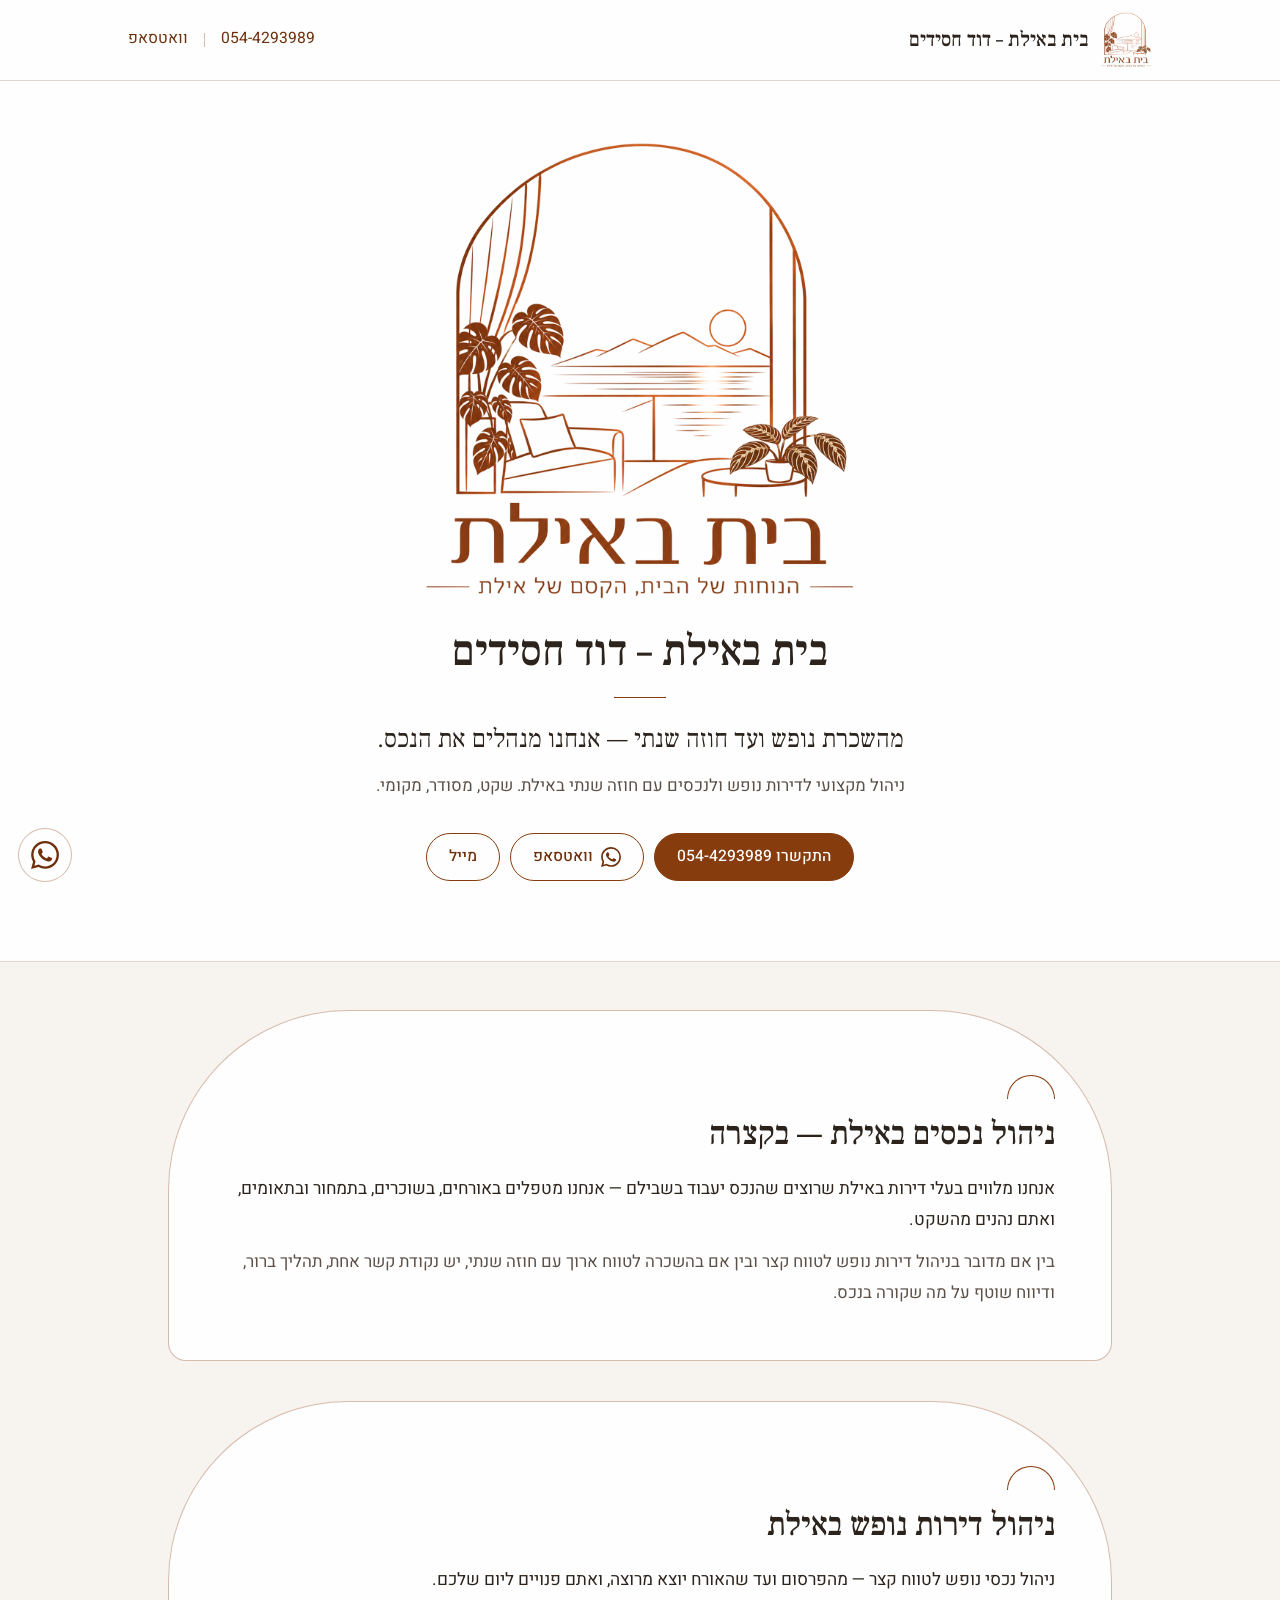
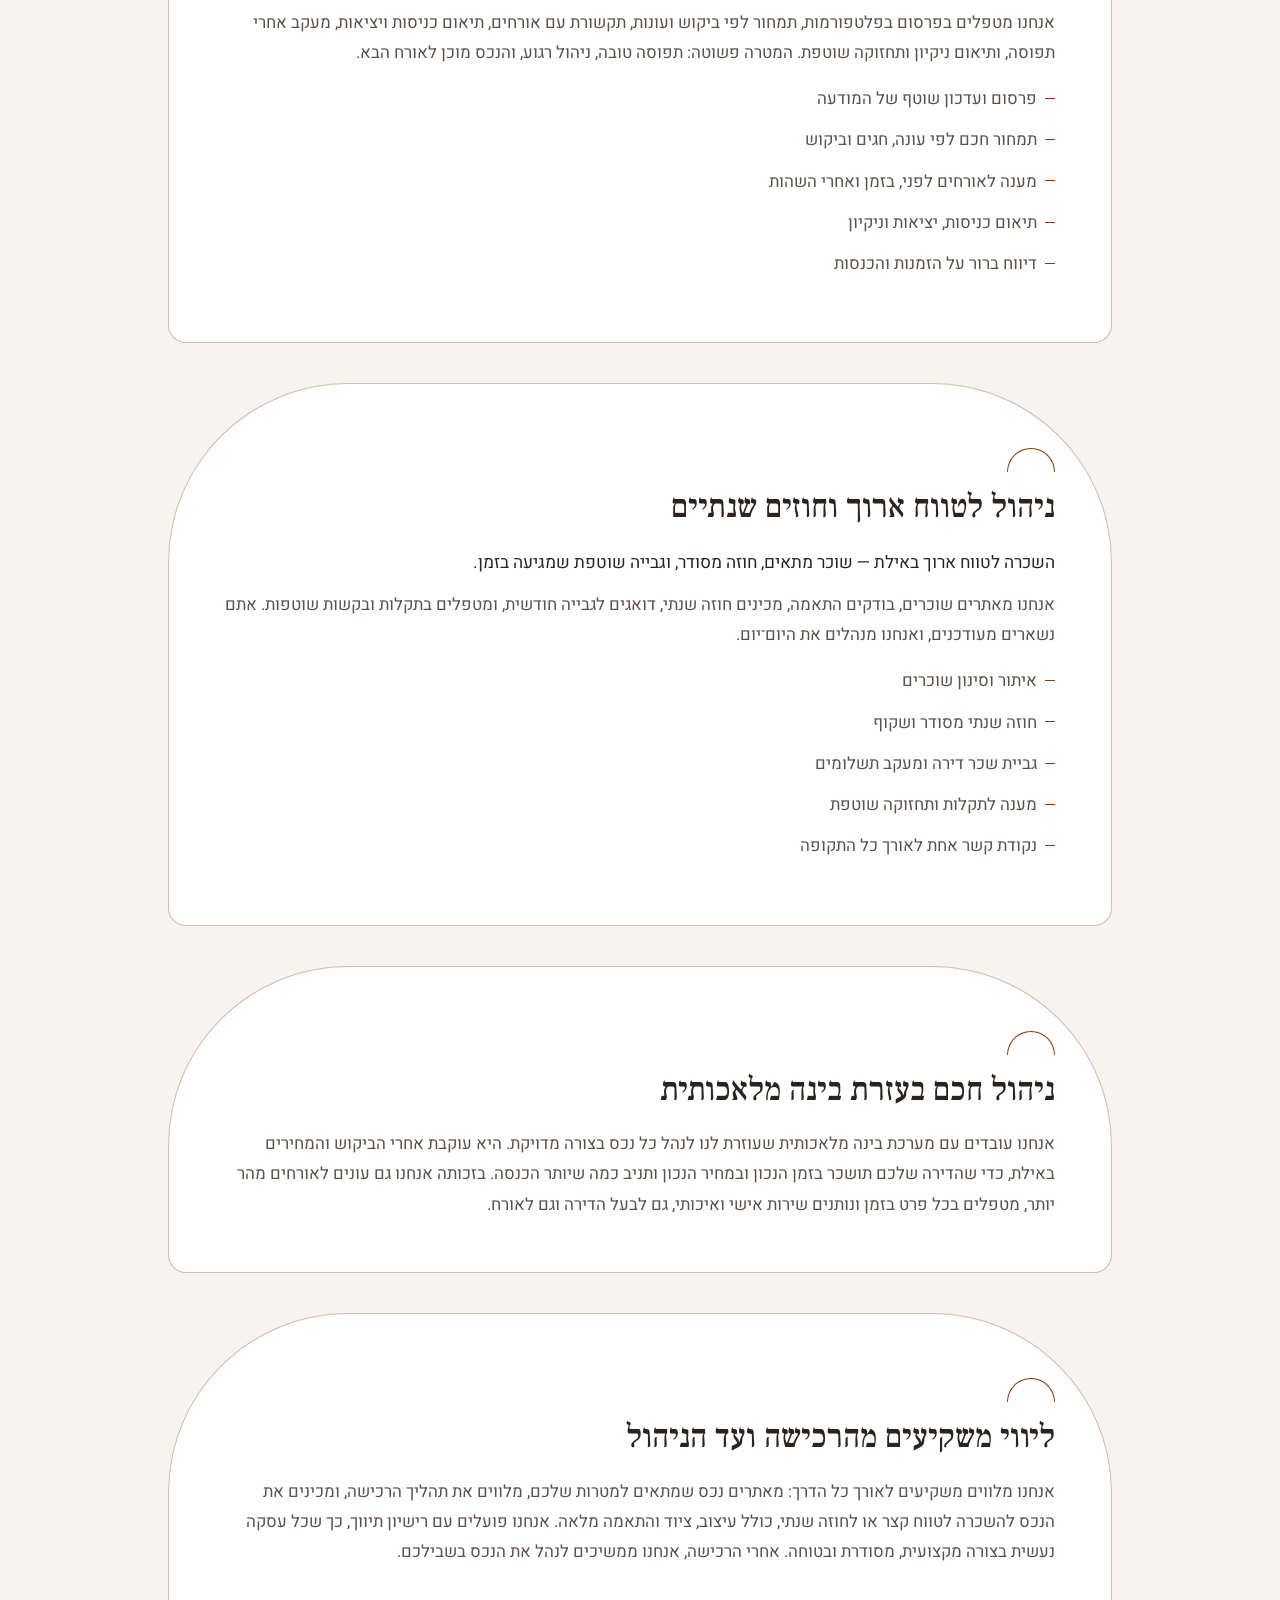
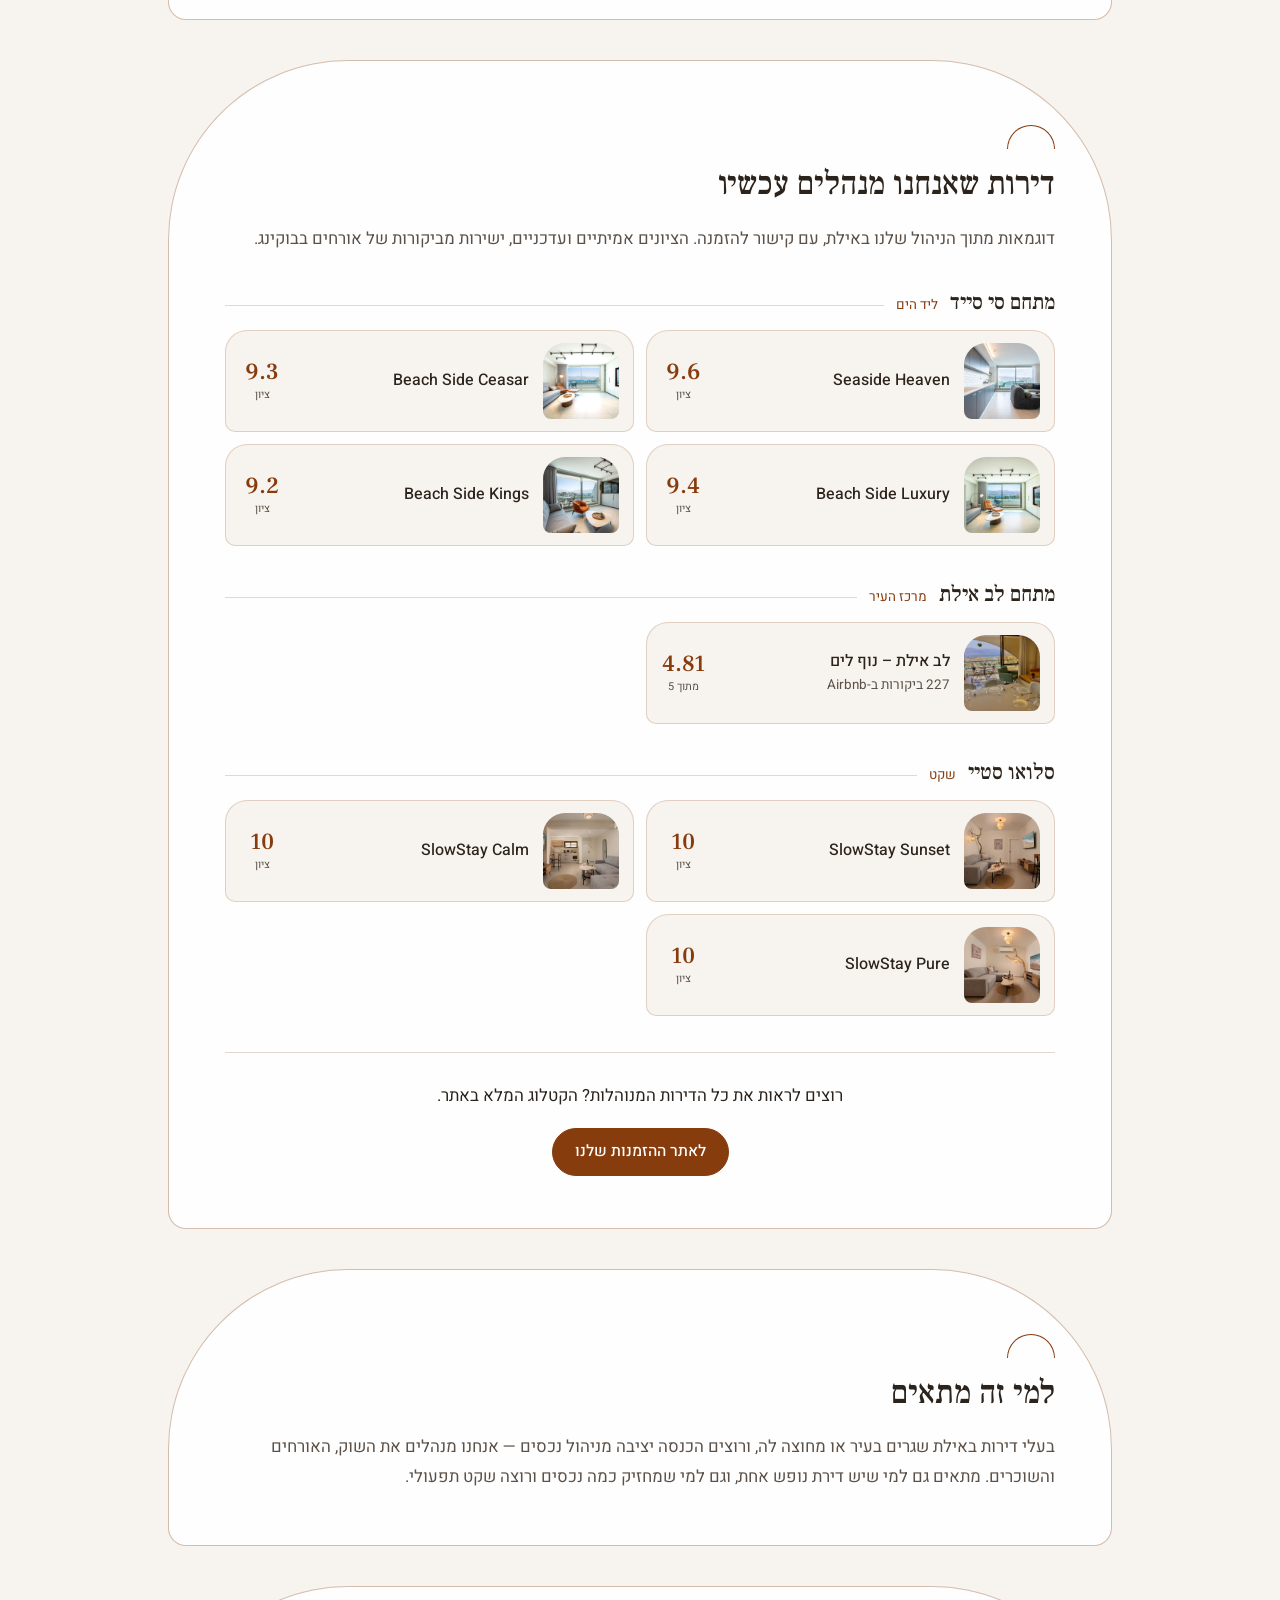
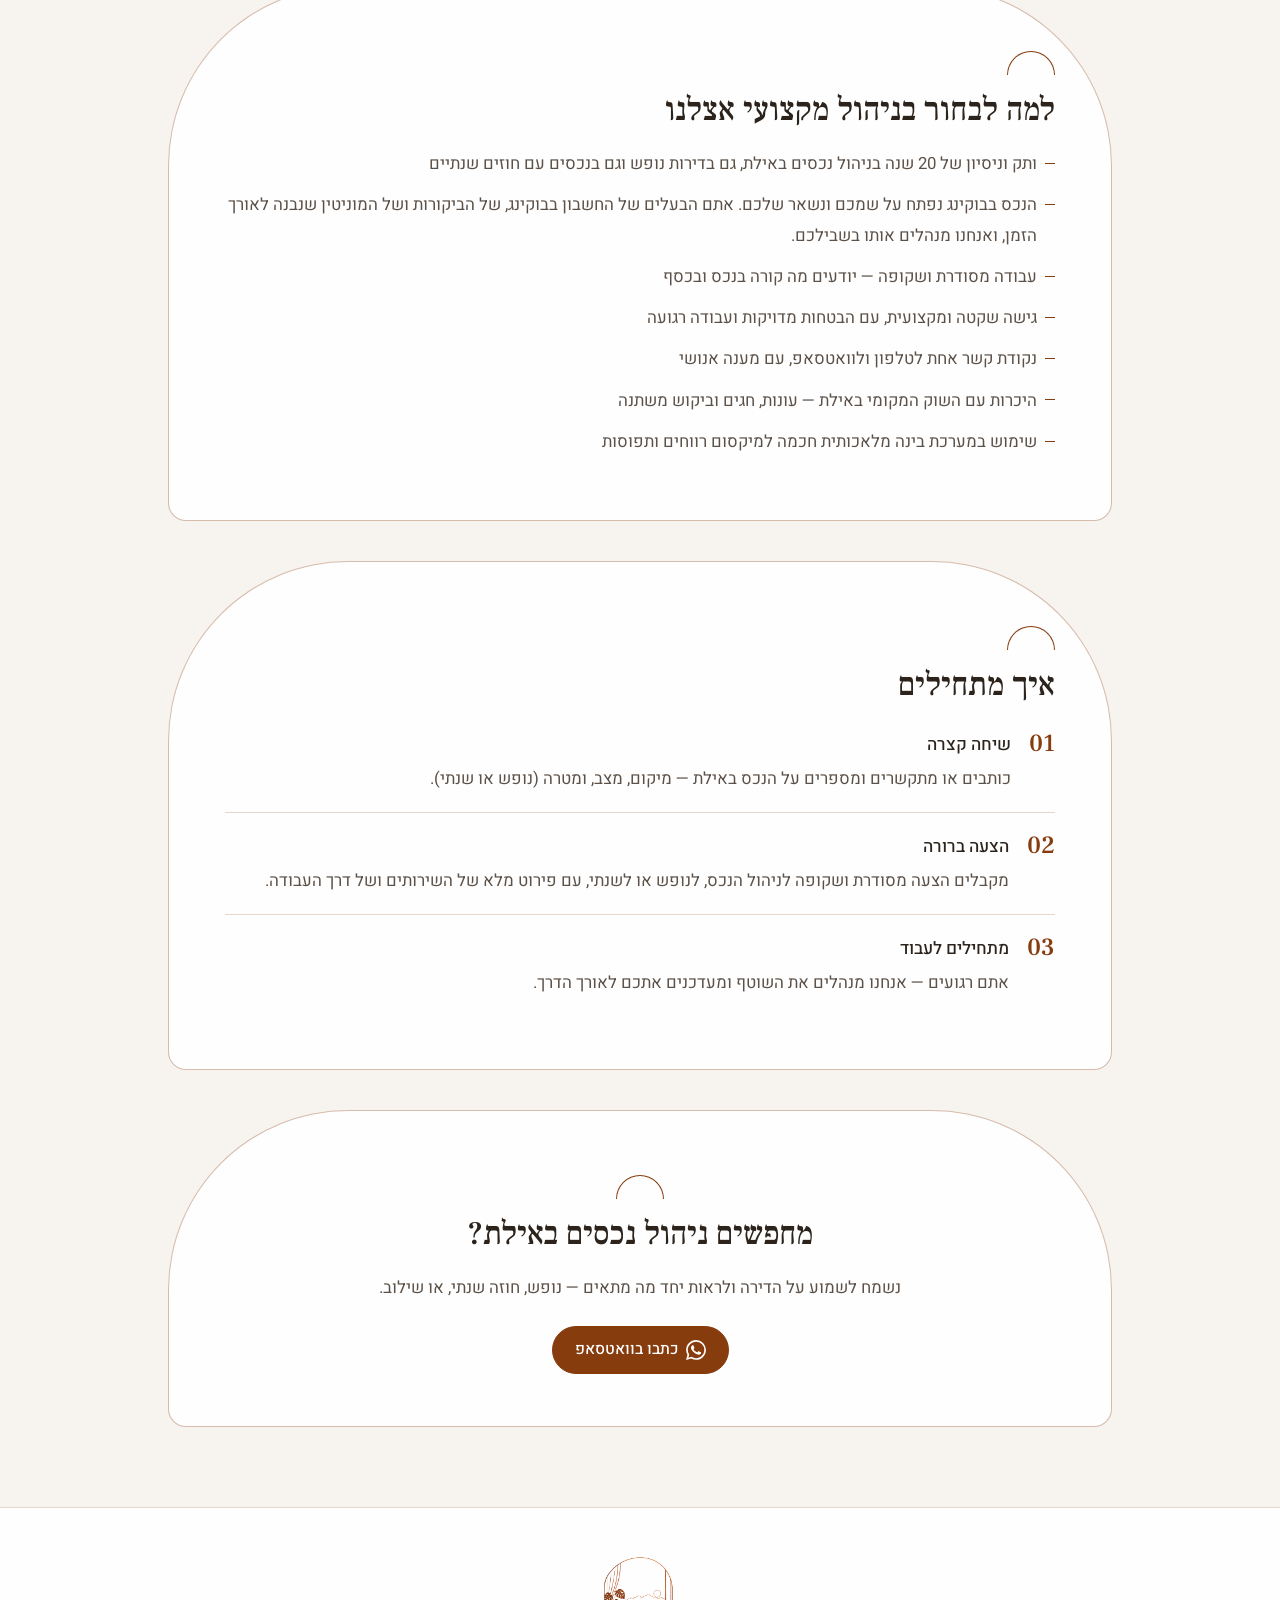
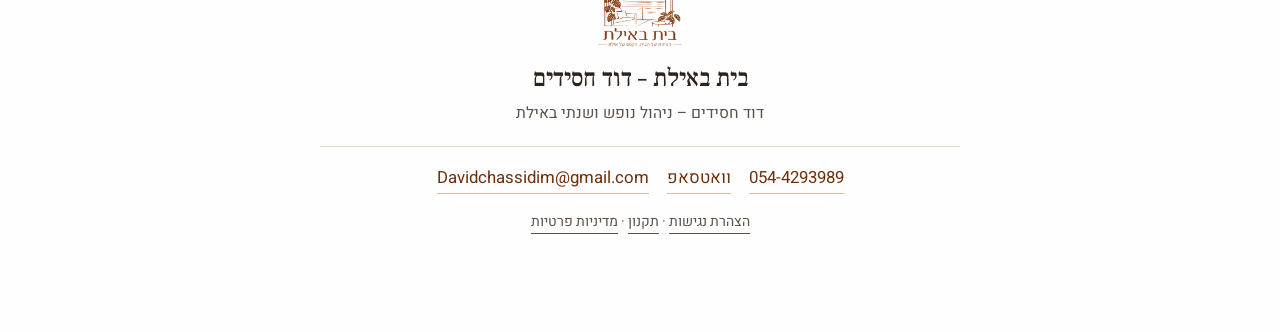
<file: index.html>
<!DOCTYPE html>
<html lang="he" dir="rtl">
<head>
  <meta charset="utf-8" />
  <meta name="viewport" content="width=device-width, initial-scale=1" />
  <title>בית באילת – דוד חסידים | ניהול דירות נופש וחוזים שנתיים</title>
  <meta name="description" content="ניהול נכסים באילת: ניהול דירות נופש, ניהול נכסי נופש והשכרה לטווח ארוך עם חוזים שנתיים. שקט, מסודר, מקומי." />
  <meta name="robots" content="index,follow" />
  <meta name="keywords" content="ניהול נכסים באילת, ניהול דירות נופש באילת, ניהול נכסי נופש, השכרה לטווח ארוך אילת, ניהול דירות להשכרה אילת" />
  <meta name="theme-color" content="#f7f3ee" />
  <link rel="canonical" href="https://davidchassidim-cyber.github.io/Eilat-property-management-/" />
  <link rel="icon" href="favicon.ico?v=2" sizes="any" />
  <link rel="icon" type="image/png" href="images/favicon.png?v=2" sizes="32x32" />
  <link rel="apple-touch-icon" href="images/apple-touch-icon.png?v=2" />
  <meta property="og:title" content="בית באילת – דוד חסידים | ניהול דירות נופש וחוזים שנתיים" />
  <meta property="og:site_name" content="בית באילת – דוד חסידים" />
  <meta property="og:description" content="מהשכרת נופש ועד חוזה שנתי — אנחנו מנהלים את הנכס. ניהול מקצועי באילת." />
  <meta property="og:type" content="website" />
  <meta property="og:locale" content="he_IL" />
  <meta property="og:url" content="https://davidchassidim-cyber.github.io/Eilat-property-management-/" />
  <meta property="og:image" content="https://davidchassidim-cyber.github.io/Eilat-property-management-/images/og-beit-eilat.png?v=2" />
  <meta property="og:image:type" content="image/png" />
  <meta property="og:image:width" content="1200" />
  <meta property="og:image:height" content="630" />
  <meta property="og:image:alt" content="לוגו בית באילת – דוד חסידים" />
  <meta name="twitter:card" content="summary_large_image" />
  <meta name="twitter:title" content="בית באילת – דוד חסידים | ניהול דירות נופש וחוזים שנתיים" />
  <meta name="twitter:description" content="מהשכרת נופש ועד חוזה שנתי — אנחנו מנהלים את הנכס. ניהול מקצועי באילת." />
  <meta name="twitter:image" content="https://davidchassidim-cyber.github.io/Eilat-property-management-/images/og-beit-eilat.png?v=2" />
  <link rel="stylesheet" href="fonts/owners.css">
<link rel="stylesheet" href="a11y.css">
  <link rel="preload" as="image" href="images/logo.webp?v=3" type="image/webp" />
  <script type="application/ld+json">
  {
    "@context": "https://schema.org",
    "@type": "LocalBusiness",
    "name": "דוד חסידים – ניהול נופש ושנתי באילת",
    "alternateName": "בית באילת – דוד חסידים",
    "slogan": "מהשכרת נופש ועד חוזה שנתי — אנחנו מנהלים את הנכס",
    "description": "ניהול דירות נופש וניהול נכסים עם חוזים שנתיים באילת",
    "url": "https://davidchassidim-cyber.github.io/Eilat-property-management-/",
    "telephone": "+972544293989",
    "email": "Davidchassidim@gmail.com",
    "image": "https://davidchassidim-cyber.github.io/Eilat-property-management-/images/og-beit-eilat.png?v=2",
    "logo": "https://davidchassidim-cyber.github.io/Eilat-property-management-/images/logo.png?v=3",
    "areaServed": { "@type": "City", "name": "Eilat" },
    "address": {
      "@type": "PostalAddress",
      "addressLocality": "Eilat",
      "addressCountry": "IL"
    }
  }
  </script>
  <style>
    :root {
      color-scheme: light only;
      --ivory: #f7f3ee;
      --white: #fefefe;
      --ink: #2c241c;
      --muted: #5c5148;
      --copper: #873c0e;
      --copper-deep: #6d300b;
      --line: rgba(135, 60, 14, 0.34);
      --line-soft: rgba(135, 60, 14, 0.2);
      --serif: "Frank Ruhl Libre", "Times New Roman", serif;
      --sans: Heebo, "Segoe UI", Arial, sans-serif;
    }
    * { box-sizing: border-box; }
    html { scroll-behavior: smooth; background: var(--ivory); }
    body {
      margin: 0;
      background: var(--ivory);
      color: var(--ink);
      font-family: var(--sans);
      font-weight: 400;
      font-size: 1.05rem;
      line-height: 1.8;
    }
    img { max-width: 100%; height: auto; }
    a { color: inherit; }
    :focus-visible {
      outline: 2px solid var(--copper);
      outline-offset: 3px;
    }
    ::selection { background: #edd9c8; color: var(--ink); }
    @media (prefers-color-scheme: dark) {
      html, body { background: #f7f3ee !important; color: #2c241c !important; }
    }
    @media (prefers-reduced-motion: reduce) {
      html { scroll-behavior: auto; }
      * { transition: none !important; }
    }

    .site-header {
      position: sticky;
      top: 0;
      z-index: 20;
      background: var(--white);
      border-bottom: 1px solid var(--line-soft);
    }
    .header-inner {
      max-width: 1080px;
      margin: 0 auto;
      padding: 12px 28px;
      display: flex;
      align-items: center;
      justify-content: space-between;
      gap: 20px;
    }
    .brand {
      display: flex;
      align-items: center;
      gap: 12px;
      min-width: 0;
      text-decoration: none;
      color: var(--ink);
    }
    .brand img {
      width: auto;
      height: 56px;
      max-width: none;
      flex: none;
      display: block;
    }
    .brand-text {
      font-family: var(--serif);
      font-weight: 500;
      font-size: 1.28rem;
      line-height: 1.2;
    }
    .header-nav {
      display: flex;
      align-items: center;
      gap: 16px;
      flex: none;
    }
    .header-nav a {
      color: var(--copper-deep);
      text-decoration: none;
      font-size: 0.98rem;
      font-weight: 400;
      border-bottom: 1px solid transparent;
      padding-bottom: 1px;
    }
    .header-nav a:hover { border-bottom-color: var(--copper); }
    .nav-rule {
      width: 1px;
      height: 14px;
      background: var(--line);
      flex: none;
    }

    .hero {
      background: var(--white);
      border-bottom: 1px solid var(--line-soft);
      text-align: center;
      padding: 56px 24px 80px;
      scroll-margin-top: 80px;
    }
    .hero-logo {
      width: min(440px, 78vw);
      height: auto;
      display: block;
      margin: 0 auto 20px;
    }
    h1 {
      margin: 0 auto;
      max-width: 18em;
      font-family: var(--serif);
      font-weight: 500;
      font-size: clamp(1.85rem, 3.4vw, 2.7rem);
      line-height: 1.25;
      color: var(--ink);
      text-wrap: balance;
    }
    h1::after {
      content: "";
      display: block;
      width: 52px;
      height: 1px;
      margin: 18px auto 0;
      background: var(--copper);
    }
    .sub {
      max-width: 38rem;
      margin: 22px auto 0;
      color: var(--muted);
      font-size: 1.05rem;
      font-weight: 400;
      line-height: 1.85;
    }
    .slogan {
      display: block;
      margin-bottom: 10px;
      font-family: var(--serif);
      font-size: clamp(1.22rem, 2.3vw, 1.6rem);
      font-weight: 400;
      line-height: 1.55;
      color: var(--ink);
      text-wrap: balance;
    }
    .actions {
      display: flex;
      flex-wrap: wrap;
      justify-content: center;
      gap: 10px;
      margin-top: 32px;
    }
    .btn {
      display: inline-flex;
      align-items: center;
      justify-content: center;
      gap: 8px;
      min-height: 48px;
      padding: 0 22px;
      border-radius: 999px;
      border: 1px solid var(--copper);
      background: transparent;
      color: var(--copper-deep);
      font-family: var(--sans);
      font-size: 0.98rem;
      font-weight: 500;
      line-height: 1;
      text-decoration: none;
      transition: background-color .2s ease, color .2s ease, border-color .2s ease;
    }
    .btn svg {
      width: 20px;
      height: 20px;
      flex: none;
      display: block;
    }
    .btn-primary {
      background: var(--copper);
      border-color: var(--copper);
      color: #fff;
    }
    .btn-primary:hover {
      background: var(--copper-deep);
      border-color: var(--copper-deep);
      color: #fff;
    }
    .btn-ghost:hover { background: rgba(135, 60, 14, 0.06); }

    .wrap {
      max-width: 1000px;
      margin: 0 auto;
      padding: 48px 28px 80px;
    }
    section.panel {
      background: var(--white);
      border: 1px solid var(--line);
      border-radius: 180px 180px 18px 18px;
      padding: 64px 56px 52px;
      margin: 0;
      scroll-margin-top: 92px;
    }
    .wrap section.panel + section.panel { margin-top: 40px; }
    .arch {
      width: 48px;
      height: 24px;
      border: 1px solid var(--copper);
      border-bottom: none;
      border-radius: 48px 48px 0 0;
      margin: 0 0 14px;
      margin-inline-end: auto;
    }
    h2 {
      margin: 0 0 18px;
      font-family: var(--serif);
      font-weight: 500;
      font-size: clamp(1.6rem, 2.6vw, 2.05rem);
      line-height: 1.3;
      color: var(--ink);
      text-align: start;
    }
    h3 { margin: 0; font-family: var(--serif); font-weight: 500; color: var(--ink); }
    p { margin: 0 0 12px; color: var(--muted); }
    p:last-child { margin-bottom: 0; }
    .lead {
      color: var(--ink);
      font-size: 1.08rem;
      line-height: 1.8;
      margin: 0 0 12px;
    }
    ul {
      margin: 16px 0 0;
      padding: 0;
      list-style: none;
    }
    ul li {
      position: relative;
      margin: 11px 0;
      padding-inline-start: 18px;
      color: var(--muted);
    }
    ul li::before {
      content: "";
      position: absolute;
      inset-inline-start: 0;
      top: 0.82em;
      width: 10px;
      height: 1px;
      background: var(--copper);
    }

    .complex { margin-top: 34px; }
    .complex:first-of-type { margin-top: 8px; }
    .complex-title {
      display: flex;
      align-items: baseline;
      gap: 12px;
      margin: 0 0 14px;
      font-size: 1.35rem;
      line-height: 1.3;
    }
    .complex-title::after {
      content: "";
      flex: 1;
      height: 1px;
      background: var(--line-soft);
      transform: translateY(-3px);
    }
    .badge {
      font-family: var(--sans);
      font-size: 0.84rem;
      font-weight: 400;
      color: var(--copper);
      background: none;
      border: 0;
      padding: 0;
      line-height: 1.4;
    }
    .prop-list { display: grid; gap: 12px; }
    .prop {
      display: grid;
      grid-template-columns: 76px minmax(0, 1fr) auto;
      gap: 14px;
      align-items: center;
      padding: 12px 14px;
      background: var(--ivory);
      border: 1px solid var(--line-soft);
      border-radius: 22px 22px 10px 10px;
      text-decoration: none;
      color: inherit;
      transition: border-color .2s ease, background-color .2s ease;
    }
    .prop:hover {
      border-color: var(--copper);
      background: var(--white);
    }
    .prop-photo {
      width: 76px;
      height: 76px;
      max-width: none;
      object-fit: cover;
      border-radius: 22px 22px 8px 8px;
      background: #efe8df;
      display: block;
    }
    .prop-body { min-width: 0; }
    .prop-name {
      font-weight: 500;
      color: var(--ink);
      font-size: 1rem;
      line-height: 1.35;
    }
    .prop-sub {
      margin-top: 3px;
      font-size: 0.84rem;
      color: var(--muted);
      line-height: 1.45;
    }
    .score {
      text-align: center;
      color: var(--copper);
      font-family: var(--serif);
      font-weight: 500;
      font-size: 1.45rem;
      line-height: 1;
      min-width: 2.8rem;
      background: none;
      border: 0;
      padding: 0;
    }
    .score small {
      display: block;
      margin-top: 5px;
      font-family: var(--sans);
      font-size: 0.68rem;
      font-weight: 400;
      color: var(--muted);
      line-height: 1.2;
    }
    .catalog-cta {
      margin-top: 36px;
      padding-top: 28px;
      border-top: 1px solid var(--line-soft);
      text-align: center;
    }
    .catalog-cta p {
      margin: 0 0 16px;
      color: var(--ink);
    }

    .steps {
      list-style: none;
      margin: 6px 0 0;
      padding: 0;
    }
    .steps li {
      display: grid;
      grid-template-columns: auto minmax(0, 1fr);
      gap: 18px;
      align-items: start;
      margin: 0;
      padding: 18px 0;
      border-top: 1px solid var(--line-soft);
      color: var(--muted);
    }
    .steps li:first-child { border-top: 0; padding-top: 4px; }
    .num {
      font-family: var(--serif);
      font-weight: 500;
      font-size: 1.55rem;
      line-height: 1;
      color: var(--copper);
      padding-top: 2px;
    }
    .steps strong {
      display: block;
      margin-bottom: 4px;
      color: var(--ink);
      font-weight: 500;
      font-size: 1.08rem;
    }

    .cta { text-align: center; }
    .cta .arch { margin-inline: auto; }
    .cta h2 { text-align: center; }
    .cta p {
      max-width: 34rem;
      margin: 0 auto;
      color: var(--muted);
    }
    .cta .btn { margin-top: 22px; }

    .site-footer {
      background: var(--white);
      border-top: 1px solid var(--line-soft);
      text-align: center;
      padding: 48px 24px 96px;
    }
    .wa-float {
      position: fixed;
      z-index: 30;
      left: 18px;
      bottom: 18px;
      display: flex;
      align-items: center;
      justify-content: center;
      width: 54px;
      height: 54px;
      padding: 0;
      background: rgba(254, 254, 254, 0.96);
      color: var(--copper-deep);
      border: 1px solid var(--line);
      border-radius: 50%;
      text-decoration: none;
      line-height: 0;
    }
    .wa-float svg {
      width: 28px;
      height: 28px;
      display: block;
    }
    .wa-float:hover { background: rgba(135, 60, 14, 0.06); }
    .footer-logo {
      width: auto;
      height: 92px;
      max-width: none;
      display: block;
      margin: 0 auto;
    }
    .footer-brand {
      margin: 14px 0 6px;
      font-family: var(--serif);
      font-weight: 500;
      font-size: 1.55rem;
      line-height: 1.3;
      color: var(--ink);
    }
    .legal {
      margin: 0 0 18px;
      color: var(--muted);
      font-size: 0.98rem;
    }
    .footer-contacts {
      display: flex;
      flex-wrap: wrap;
      justify-content: center;
      gap: 8px 18px;
      margin: 0;
      padding-top: 16px;
      border-top: 1px solid var(--line-soft);
      max-width: 640px;
      margin-inline: auto;
    }
    .footer-contacts a {
      color: var(--copper-deep);
      text-decoration: none;
      border-bottom: 1px solid rgba(135, 60, 14, 0.35);
      overflow-wrap: anywhere;
    }
    .footer-contacts a:hover { border-bottom-color: var(--copper); }

    @media (min-width: 760px) {
      .prop-list { grid-template-columns: 1fr 1fr; }
    }
    @media (max-width: 720px) {
      .header-nav { display: none; }
      .header-inner { padding: 10px 16px; }
      .brand img { height: 46px; }
      .brand-text { font-size: 1.02rem; }
      .hero { padding: 32px 18px 48px; }
      .wrap { padding: 28px 16px 64px; }
      section.panel {
        border-radius: 88px 88px 14px 14px;
        padding: 46px 22px 34px;
      }
      .wrap section.panel + section.panel { margin-top: 20px; }
      .complex-title::after { display: none; }
      .actions {
        display: grid;
        grid-template-columns: 1fr;
        max-width: 320px;
        margin-inline: auto;
      }
    }
  </style>
<!-- ANIM-DEMO START: gentle animations for owners (remove this block and the ANIM-DEMO script block to revert) -->
<style id="anim-demo">
.prop-photo{background:#efe8df}
@supports not ((backdrop-filter:blur(1px)) or (-webkit-backdrop-filter:blur(1px))){.site-header.anim-small{background:#fefefe}}
@media (prefers-reduced-motion: reduce){html{scroll-behavior:auto}}
@media (prefers-reduced-motion: no-preference){
html{scroll-behavior:smooth}
.btn,.header-nav a,.prop,.wa-float,.footer-legal a{transition:translate .2s ease,scale .2s ease,box-shadow .22s ease,color .2s ease,border-color .2s ease,background-color .2s ease}
.btn:hover,.header-nav a:hover,.prop:hover,.wa-float:hover,.footer-legal a:hover,.btn:focus-visible,.header-nav a:focus-visible,.prop:focus-visible,.wa-float:focus-visible,.footer-legal a:focus-visible{translate:0 -2px}
.btn:hover,.prop:hover,.wa-float:hover,.btn:focus-visible,.prop:focus-visible,.wa-float:focus-visible{box-shadow:0 6px 16px rgba(40,24,16,.14)}
.btn:active,.header-nav a:active,.prop:active,.wa-float:active,.footer-legal a:active{translate:0 0;scale:.98;box-shadow:none;transition-duration:.12s}

.site-header .header-inner{transition:padding .25s ease}.site-header .brand img{transition:height .25s ease}
.site-header.anim-small{background:rgba(254,254,254,.84);-webkit-backdrop-filter:blur(12px) saturate(1.1);backdrop-filter:blur(12px) saturate(1.1);box-shadow:0 2px 12px rgba(40,24,16,.06)}
.site-header.anim-small .header-inner{padding-top:6px;padding-bottom:6px}.site-header.anim-small .brand img{height:44px}
.js-anim .anim-pre{opacity:0;translate:0 10px}
.js-anim .anim-in{opacity:1;translate:none;transition:opacity .5s ease,translate .5s ease}
@keyframes anim-fab-pulse{0%{box-shadow:0 0 0 0 rgba(135,60,14,.28)}100%{box-shadow:0 0 0 14px rgba(135,60,14,0)}}
.wa-float.anim-pulse{animation:anim-fab-pulse 1.6s ease-out 1}
}
</style>
<!-- ANIM-DEMO END (styles) -->
</head>
<body>
<a class="skip-link" href="#main">דלג לתוכן הראשי</a>
  <header class="site-header">
    <div class="header-inner">
      <a class="brand" href="#top">
        <picture>
          <source srcset="images/logo-header.webp?v=3" type="image/webp" />
          <img src="images/logo-header.png?v=3" alt="" width="150" height="160" />
        </picture>
        <span class="brand-text">בית באילת – דוד חסידים</span>
      </a>
      <nav class="header-nav" aria-label="יצירת קשר">
        <a href="tel:0544293989">054-4293989</a>
        <span class="nav-rule" aria-hidden="true"></span>
        <a href="https://wa.me/972544293989" target="_blank" rel="noopener">וואטסאפ<span class="sr-only"> (נפתח בחלון חדש)</span></a>
      </nav>
    </div>
  </header>

  <main id="main" tabindex="-1">
    <section class="hero" id="top">
      <picture>
        <source srcset="images/logo.webp?v=3" type="image/webp" />
        <img class="hero-logo" src="images/logo.png?v=3" alt="לוגו בית באילת" width="1200" height="1276" />
      </picture>
      <h1>בית באילת – דוד חסידים</h1>
      <p class="sub"><span class="slogan">מהשכרת נופש ועד חוזה שנתי — אנחנו מנהלים את הנכס.</span> ניהול מקצועי לדירות נופש ולנכסים עם חוזה שנתי באילת. שקט, מסודר, מקומי.</p>
      <div class="actions">
        <a class="btn btn-primary" href="tel:0544293989">התקשרו 054-4293989</a>
        <a class="btn btn-ghost" href="https://wa.me/972544293989" target="_blank" rel="noopener"><svg viewBox="0 0 24 24" width="20" height="20" aria-hidden="true" focusable="false"><path fill="currentColor" d="M17.472 14.382c-.297-.149-1.758-.867-2.03-.967-.273-.099-.471-.148-.67.15-.197.297-.767.966-.94 1.164-.173.199-.347.223-.644.075-.297-.15-1.255-.463-2.39-1.475-.883-.788-1.48-1.761-1.653-2.059-.173-.297-.018-.458.13-.606.134-.133.298-.347.446-.52.149-.174.198-.298.298-.497.099-.198.05-.371-.025-.52-.075-.149-.669-1.612-.916-2.207-.242-.579-.487-.5-.669-.51-.173-.008-.371-.01-.57-.01-.198 0-.52.074-.792.372-.272.297-1.04 1.016-1.04 2.479 0 1.462 1.065 2.875 1.213 3.074.149.198 2.096 3.2 5.077 4.487.709.306 1.262.489 1.694.625.712.227 1.36.195 1.871.118.571-.085 1.758-.719 2.006-1.413.248-.694.248-1.289.173-1.413-.074-.124-.272-.198-.57-.347m-5.421 7.403h-.004a9.87 9.87 0 01-5.031-1.378l-.361-.214-3.741.982.998-3.648-.235-.374a9.86 9.86 0 01-1.51-5.26c.001-5.45 4.436-9.884 9.888-9.884 2.64 0 5.122 1.03 6.988 2.898a9.825 9.825 0 012.893 6.994c-.003 5.45-4.435 9.884-9.885 9.884m8.413-18.297A11.815 11.815 0 0012.05 0C5.495 0 .16 5.335.157 11.892c0 2.096.547 4.142 1.588 5.945L.057 24l6.305-1.654a11.882 11.882 0 005.683 1.448h.005c6.554 0 11.89-5.335 11.893-11.893a11.821 11.821 0 00-3.48-8.413z"/></svg>וואטסאפ<span class="sr-only"> (נפתח בחלון חדש)</span></a>
        <a class="btn btn-ghost" href="mailto:Davidchassidim@gmail.com">מייל</a>
      </div>
    </section>

    <div class="wrap">
      <section class="panel">
        <div class="arch" aria-hidden="true"></div>
        <h2>ניהול נכסים באילת — בקצרה</h2>
        <p class="lead">אנחנו מלווים בעלי דירות באילת שרוצים שהנכס יעבוד בשבילם — אנחנו מטפלים באורחים, בשוכרים, בתמחור ובתאומים, ואתם נהנים מהשקט.</p>
        <p>בין אם מדובר בניהול דירות נופש לטווח קצר ובין אם בהשכרה לטווח ארוך עם חוזה שנתי, יש נקודת קשר אחת, תהליך ברור, ודיווח שוטף על מה שקורה בנכס.</p>
      </section>

      <section class="panel">
        <div class="arch" aria-hidden="true"></div>
        <h2>ניהול דירות נופש באילת</h2>
        <p class="lead">ניהול נכסי נופש לטווח קצר — מהפרסום ועד שהאורח יוצא מרוצה, ואתם פנויים ליום שלכם.</p>
        <p>אנחנו מטפלים בפרסום בפלטפורמות, תמחור לפי ביקוש ועונות, תקשורת עם אורחים, תיאום כניסות ויציאות, מעקב אחרי תפוסה, ותיאום ניקיון ותחזוקה שוטפת. המטרה פשוטה: תפוסה טובה, ניהול רגוע, והנכס מוכן לאורח הבא.</p>
        <ul>
          <li>פרסום ועדכון שוטף של המודעה</li>
          <li>תמחור חכם לפי עונה, חגים וביקוש</li>
          <li>מענה לאורחים לפני, בזמן ואחרי השהות</li>
          <li>תיאום כניסות, יציאות וניקיון</li>
          <li>דיווח ברור על הזמנות והכנסות</li>
        </ul>
      </section>

      <section class="panel">
        <div class="arch" aria-hidden="true"></div>
        <h2>ניהול לטווח ארוך וחוזים שנתיים</h2>
        <p class="lead">השכרה לטווח ארוך באילת — שוכר מתאים, חוזה מסודר, וגבייה שוטפת שמגיעה בזמן.</p>
        <p>אנחנו מאתרים שוכרים, בודקים התאמה, מכינים חוזה שנתי, דואגים לגבייה חודשית, ומטפלים בתקלות ובקשות שוטפות. אתם נשארים מעודכנים, ואנחנו מנהלים את היום־יום.</p>
        <ul>
          <li>איתור וסינון שוכרים</li>
          <li>חוזה שנתי מסודר ושקוף</li>
          <li>גביית שכר דירה ומעקב תשלומים</li>
          <li>מענה לתקלות ותחזוקה שוטפת</li>
          <li>נקודת קשר אחת לאורך כל התקופה</li>
        </ul>
      </section>

      <section class="panel" id="smart">
        <div class="arch" aria-hidden="true"></div>
        <h2>ניהול חכם בעזרת בינה מלאכותית</h2>
        <p>אנחנו עובדים עם מערכת בינה מלאכותית שעוזרת לנו לנהל כל נכס בצורה מדויקת. היא עוקבת אחרי הביקוש והמחירים באילת, כדי שהדירה שלכם תושכר בזמן הנכון ובמחיר הנכון ותניב כמה שיותר הכנסה. בזכותה אנחנו גם עונים לאורחים מהר יותר, מטפלים בכל פרט בזמן ונותנים שירות אישי ואיכותי, גם לבעל הדירה וגם לאורח.</p>
      </section>

      <section class="panel" id="investors">
        <div class="arch" aria-hidden="true"></div>
        <h2>ליווי משקיעים מהרכישה ועד הניהול</h2>
        <p>אנחנו מלווים משקיעים לאורך כל הדרך: מאתרים נכס שמתאים למטרות שלכם, מלווים את תהליך הרכישה, ומכינים את הנכס להשכרה לטווח קצר או לחוזה שנתי, כולל עיצוב, ציוד והתאמה מלאה. אנחנו פועלים עם רישיון תיווך, כך שכל עסקה נעשית בצורה מקצועית, מסודרת ובטוחה. אחרי הרכישה, אנחנו ממשיכים לנהל את הנכס בשבילכם.</p>
      </section>

      <section class="panel" id="apartments">
        <div class="arch" aria-hidden="true"></div>
        <h2>דירות שאנחנו מנהלים עכשיו</h2>
        <p>דוגמאות מתוך הניהול שלנו באילת, עם קישור להזמנה. הציונים אמיתיים ועדכניים, ישירות מביקורות של אורחים בבוקינג.</p>

        <div class="complex">
          <h3 class="complex-title">מתחם סי סייד <span class="badge">ליד הים</span></h3>
          <div class="prop-list">
            <a class="prop" href="https://www.booking.com/searchresults.he.html?dest_id=11337509&amp;dest_type=hotel" target="_blank" rel="noopener">
              <img class="prop-photo" src="images/props/seaside-heaven.jpg" alt="Seaside Heaven" width="76" height="76" loading="lazy" />
              <div class="prop-body"><div class="prop-name" lang="en">Seaside Heaven</div></div>
              <div class="score">9.6<small>ציון</small></div>
            <span class="sr-only"> (נפתח בחלון חדש)</span></a>
            <a class="prop" href="https://www.booking.com/searchresults.he.html?dest_id=10503018&amp;dest_type=hotel" target="_blank" rel="noopener">
              <img class="prop-photo" src="images/props/beach-side-ceasar.jpg" alt="Beach Side Ceasar" width="76" height="76" loading="lazy" />
              <div class="prop-body"><div class="prop-name" lang="en">Beach Side Ceasar</div></div>
              <div class="score">9.3<small>ציון</small></div>
            <span class="sr-only"> (נפתח בחלון חדש)</span></a>
            <a class="prop" href="https://www.booking.com/searchresults.he.html?dest_id=10476206&amp;dest_type=hotel" target="_blank" rel="noopener">
              <img class="prop-photo" src="images/props/beach-side-luxury.jpg" alt="Beach Side Luxury" width="76" height="76" loading="lazy" />
              <div class="prop-body"><div class="prop-name" lang="en">Beach Side Luxury</div></div>
              <div class="score">9.4<small>ציון</small></div>
            <span class="sr-only"> (נפתח בחלון חדש)</span></a>
            <a class="prop" href="https://www.booking.com/searchresults.he.html?dest_id=10475970&amp;dest_type=hotel" target="_blank" rel="noopener">
              <img class="prop-photo" src="images/props/beach-side-kings.jpg" alt="Beach Side Kings" width="76" height="76" loading="lazy" />
              <div class="prop-body"><div class="prop-name" lang="en">Beach Side Kings</div></div>
              <div class="score">9.2<small>ציון</small></div>
            <span class="sr-only"> (נפתח בחלון חדש)</span></a>
          </div>
        </div>

        <div class="complex">
          <h3 class="complex-title">מתחם לב אילת <span class="badge">מרכז העיר</span></h3>
          <div class="prop-list">
            <a class="prop" href="https://www.airbnb.com/rooms/49915724" target="_blank" rel="noopener">
              <img class="prop-photo" src="guests-preview/img/49915724/01.jpg" alt="לב אילת – נוף לים" width="76" height="76" loading="lazy" />
              <div class="prop-body">
                <div class="prop-name">לב אילת – נוף לים</div>
                <div class="prop-sub">227 ביקורות ב-Airbnb</div>
              </div>
              <div class="score" data-scale="5">4.81<small>מתוך 5</small></div>
            <span class="sr-only"> (נפתח בחלון חדש)</span></a>
          </div>
        </div>

        <div class="complex">
          <h3 class="complex-title">סלואו סטיי <span class="badge">שקט</span></h3>
          <div class="prop-list">
            <a class="prop" href="https://www.booking.com/searchresults.he.html?dest_id=17308282&amp;dest_type=hotel" target="_blank" rel="noopener">
              <img class="prop-photo" src="images/props/sunset.jpg" alt="SlowStay Sunset" width="76" height="76" loading="lazy" />
              <div class="prop-body"><div class="prop-name" lang="en">SlowStay Sunset</div></div>
              <div class="score">10<small>ציון</small></div>
            <span class="sr-only"> (נפתח בחלון חדש)</span></a>
            <a class="prop" href="https://www.booking.com/searchresults.he.html?dest_id=17295198&amp;dest_type=hotel" target="_blank" rel="noopener">
              <img class="prop-photo" src="images/props/calm.jpg" alt="SlowStay Calm" width="76" height="76" loading="lazy" />
              <div class="prop-body"><div class="prop-name" lang="en">SlowStay Calm</div></div>
              <div class="score">10<small>ציון</small></div>
            <span class="sr-only"> (נפתח בחלון חדש)</span></a>
            <a class="prop" href="https://www.booking.com/searchresults.he.html?dest_id=17295005&amp;dest_type=hotel" target="_blank" rel="noopener">
              <img class="prop-photo" src="images/props/pure.jpg" alt="SlowStay Pure" width="76" height="76" loading="lazy" />
              <div class="prop-body"><div class="prop-name" lang="en">SlowStay Pure</div></div>
              <div class="score">10<small>ציון</small></div>
            <span class="sr-only"> (נפתח בחלון חדש)</span></a>
          </div>
        </div>

        <div class="catalog-cta">
          <p>רוצים לראות את כל הדירות המנוהלות? הקטלוג המלא באתר.</p>
          <a class="btn btn-primary" href="./guests-preview/">לאתר ההזמנות שלנו</a>
        </div>
      </section>

      <section class="panel">
        <div class="arch" aria-hidden="true"></div>
        <h2>למי זה מתאים</h2>
        <p>בעלי דירות באילת שגרים בעיר או מחוצה לה, ורוצים הכנסה יציבה מניהול נכסים — אנחנו מנהלים את השוק, האורחים והשוכרים. מתאים גם למי שיש דירת נופש אחת, וגם למי שמחזיק כמה נכסים ורוצה שקט תפעולי.</p>
      </section>

      <section class="panel">
        <div class="arch" aria-hidden="true"></div>
        <h2>למה לבחור בניהול מקצועי אצלנו</h2>
        <ul>
          <li>ותק וניסיון של 20 שנה בניהול נכסים באילת, גם בדירות נופש וגם בנכסים עם חוזים שנתיים</li>
          <li>הנכס בבוקינג נפתח על שמכם ונשאר שלכם. אתם הבעלים של החשבון בבוקינג, של הביקורות ושל המוניטין שנבנה לאורך הזמן, ואנחנו מנהלים אותו בשבילכם.</li>
          <li>עבודה מסודרת ושקופה — יודעים מה קורה בנכס ובכסף</li>
          <li>גישה שקטה ומקצועית, עם הבטחות מדויקות ועבודה רגועה</li>
          <li>נקודת קשר אחת לטלפון ולוואטסאפ, עם מענה אנושי</li>
          <li>היכרות עם השוק המקומי באילת — עונות, חגים וביקוש משתנה</li>
          <li>שימוש במערכת בינה מלאכותית חכמה למיקסום רווחים ותפוסות</li>
        </ul>
      </section>

      <section class="panel">
        <div class="arch" aria-hidden="true"></div>
        <h2>איך מתחילים</h2>
        <ol class="steps">
          <li>
            <span class="num">01</span>
            <div><strong>שיחה קצרה</strong>כותבים או מתקשרים ומספרים על הנכס באילת — מיקום, מצב, ומטרה (נופש או שנתי).</div>
          </li>
          <li>
            <span class="num">02</span>
            <div><strong>הצעה ברורה</strong>מקבלים הצעה מסודרת ושקופה לניהול הנכס, לנופש או לשנתי, עם פירוט מלא של השירותים ושל דרך העבודה.</div>
          </li>
          <li>
            <span class="num">03</span>
            <div><strong>מתחילים לעבוד</strong>אתם רגועים — אנחנו מנהלים את השוטף ומעדכנים אתכם לאורך הדרך.</div>
          </li>
        </ol>
      </section>

      <section class="panel cta">
        <div class="arch" aria-hidden="true"></div>
        <h2>מחפשים ניהול נכסים באילת?</h2>
        <p>נשמח לשמוע על הדירה ולראות יחד מה מתאים — נופש, חוזה שנתי, או שילוב.</p>
        <a class="btn btn-primary" href="https://wa.me/972544293989" target="_blank" rel="noopener"><svg viewBox="0 0 24 24" width="20" height="20" aria-hidden="true" focusable="false"><path fill="currentColor" d="M17.472 14.382c-.297-.149-1.758-.867-2.03-.967-.273-.099-.471-.148-.67.15-.197.297-.767.966-.94 1.164-.173.199-.347.223-.644.075-.297-.15-1.255-.463-2.39-1.475-.883-.788-1.48-1.761-1.653-2.059-.173-.297-.018-.458.13-.606.134-.133.298-.347.446-.52.149-.174.198-.298.298-.497.099-.198.05-.371-.025-.52-.075-.149-.669-1.612-.916-2.207-.242-.579-.487-.5-.669-.51-.173-.008-.371-.01-.57-.01-.198 0-.52.074-.792.372-.272.297-1.04 1.016-1.04 2.479 0 1.462 1.065 2.875 1.213 3.074.149.198 2.096 3.2 5.077 4.487.709.306 1.262.489 1.694.625.712.227 1.36.195 1.871.118.571-.085 1.758-.719 2.006-1.413.248-.694.248-1.289.173-1.413-.074-.124-.272-.198-.57-.347m-5.421 7.403h-.004a9.87 9.87 0 01-5.031-1.378l-.361-.214-3.741.982.998-3.648-.235-.374a9.86 9.86 0 01-1.51-5.26c.001-5.45 4.436-9.884 9.888-9.884 2.64 0 5.122 1.03 6.988 2.898a9.825 9.825 0 012.893 6.994c-.003 5.45-4.435 9.884-9.885 9.884m8.413-18.297A11.815 11.815 0 0012.05 0C5.495 0 .16 5.335.157 11.892c0 2.096.547 4.142 1.588 5.945L.057 24l6.305-1.654a11.882 11.882 0 005.683 1.448h.005c6.554 0 11.89-5.335 11.893-11.893a11.821 11.821 0 00-3.48-8.413z"/></svg>כתבו בוואטסאפ<span class="sr-only"> (נפתח בחלון חדש)</span></a>
      </section>
    </div>
  </main>

  <footer class="site-footer">
    <picture>
      <source srcset="images/logo.webp?v=3" type="image/webp" />
      <img class="footer-logo" src="images/logo.png?v=3" alt="" width="1200" height="1276" />
    </picture>
    <p class="footer-brand">בית באילת – דוד חסידים</p>
    <p class="legal">דוד חסידים – ניהול נופש ושנתי באילת</p>
    <p class="footer-contacts">
      <a href="tel:0544293989">054-4293989</a>
      <a href="https://wa.me/972544293989" target="_blank" rel="noopener">וואטסאפ<span class="sr-only"> (נפתח בחלון חדש)</span></a>
      <a href="mailto:Davidchassidim@gmail.com">Davidchassidim@gmail.com</a>
    </p>
    <p class="footer-legal"><a href="accessibility/">הצהרת נגישות</a><span aria-hidden="true"> · </span><a href="terms/">תקנון</a><span aria-hidden="true"> · </span><a href="privacy/">מדיניות פרטיות</a></p>
  </footer>
  <script>
    document.querySelectorAll("#apartments .score").forEach(function (score) {
      if (score.getAttribute("data-scale") === "5") return;
      var value = parseFloat(score.textContent);
      if (!(value >= 8.5)) score.remove();
    });
  </script>
  <aside class="quick-contact" aria-label="יצירת קשר מהיר"><a class="wa-float" href="https://wa.me/972544293989" target="_blank" rel="noopener" aria-label="וואטסאפ (נפתח בחלון חדש)"><svg viewBox="0 0 24 24" width="28" height="28" aria-hidden="true" focusable="false"><path fill="currentColor" d="M17.472 14.382c-.297-.149-1.758-.867-2.03-.967-.273-.099-.471-.148-.67.15-.197.297-.767.966-.94 1.164-.173.199-.347.223-.644.075-.297-.15-1.255-.463-2.39-1.475-.883-.788-1.48-1.761-1.653-2.059-.173-.297-.018-.458.13-.606.134-.133.298-.347.446-.52.149-.174.198-.298.298-.497.099-.198.05-.371-.025-.52-.075-.149-.669-1.612-.916-2.207-.242-.579-.487-.5-.669-.51-.173-.008-.371-.01-.57-.01-.198 0-.52.074-.792.372-.272.297-1.04 1.016-1.04 2.479 0 1.462 1.065 2.875 1.213 3.074.149.198 2.096 3.2 5.077 4.487.709.306 1.262.489 1.694.625.712.227 1.36.195 1.871.118.571-.085 1.758-.719 2.006-1.413.248-.694.248-1.289.173-1.413-.074-.124-.272-.198-.57-.347m-5.421 7.403h-.004a9.87 9.87 0 01-5.031-1.378l-.361-.214-3.741.982.998-3.648-.235-.374a9.86 9.86 0 01-1.51-5.26c.001-5.45 4.436-9.884 9.888-9.884 2.64 0 5.122 1.03 6.988 2.898a9.825 9.825 0 012.893 6.994c-.003 5.45-4.435 9.884-9.885 9.884m8.413-18.297A11.815 11.815 0 0012.05 0C5.495 0 .16 5.335.157 11.892c0 2.096.547 4.142 1.588 5.945L.057 24l6.305-1.654a11.882 11.882 0 005.683 1.448h.005c6.554 0 11.89-5.335 11.893-11.893a11.821 11.821 0 00-3.48-8.413z"/></svg></a></aside>
<!-- ANIM-DEMO START (script) -->
<script id="anim-demo-js">
(function(){
if(!window.matchMedia||matchMedia('(prefers-reduced-motion: reduce)').matches||!('IntersectionObserver' in window))return;
document.documentElement.classList.add('js-anim');
var els=[].slice.call(document.querySelectorAll('.panel,.prop-list .prop'));
var io=new IntersectionObserver(function(es){es.forEach(function(e){if(e.isIntersecting){var c=e.target;io.unobserve(c);requestAnimationFrame(function(){c.classList.add('anim-in');c.classList.remove('anim-pre');});}});},{rootMargin:'0px 0px -8% 0px'});
els.forEach(function(c){if(c.parentElement&&c.parentElement.closest('.anim-pre'))return;var r=c.getBoundingClientRect();if(r.top<innerHeight&&r.bottom>0)return;c.classList.add('anim-pre');io.observe(c);});
setTimeout(function(){els.forEach(function(c){if(c.classList.contains('anim-pre')){c.classList.remove('anim-pre');c.classList.add('anim-in');}});},48000);
var top=document.querySelector('.site-header');
if(top){var small=false,tick=false;function hs(){tick=false;var y=scrollY;if(!small&&y>80){small=true;top.classList.add('anim-small')}else if(small&&y<20){small=false;top.classList.remove('anim-small')}}addEventListener('scroll',function(){if(!tick){tick=true;requestAnimationFrame(hs)}},{passive:true});hs();}
var fab=document.querySelector('.wa-float');
if(fab)setTimeout(function(){fab.classList.add('anim-pulse');fab.addEventListener('animationend',function(){fab.classList.remove('anim-pulse');},{once:true});},4000);
})();
</script>
<!-- ANIM-DEMO END (script) -->
</body>
</html>
</file>
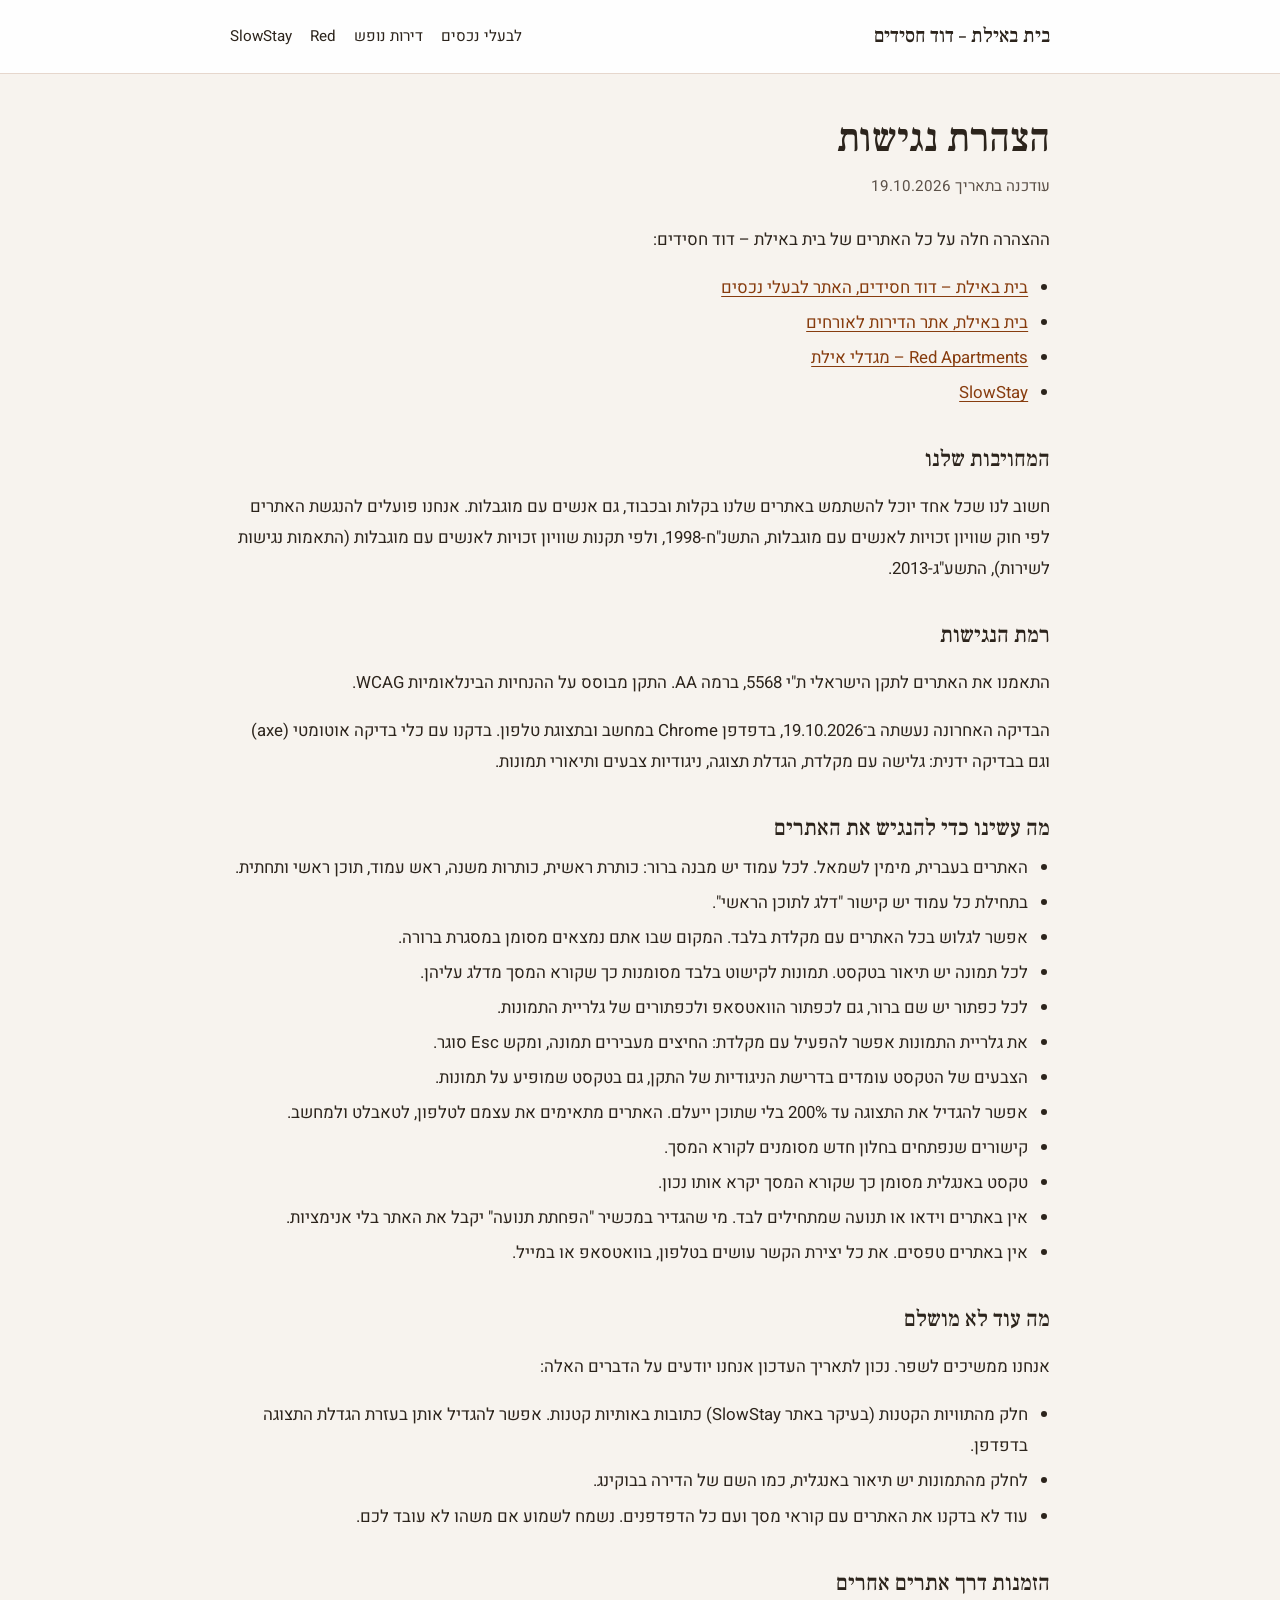
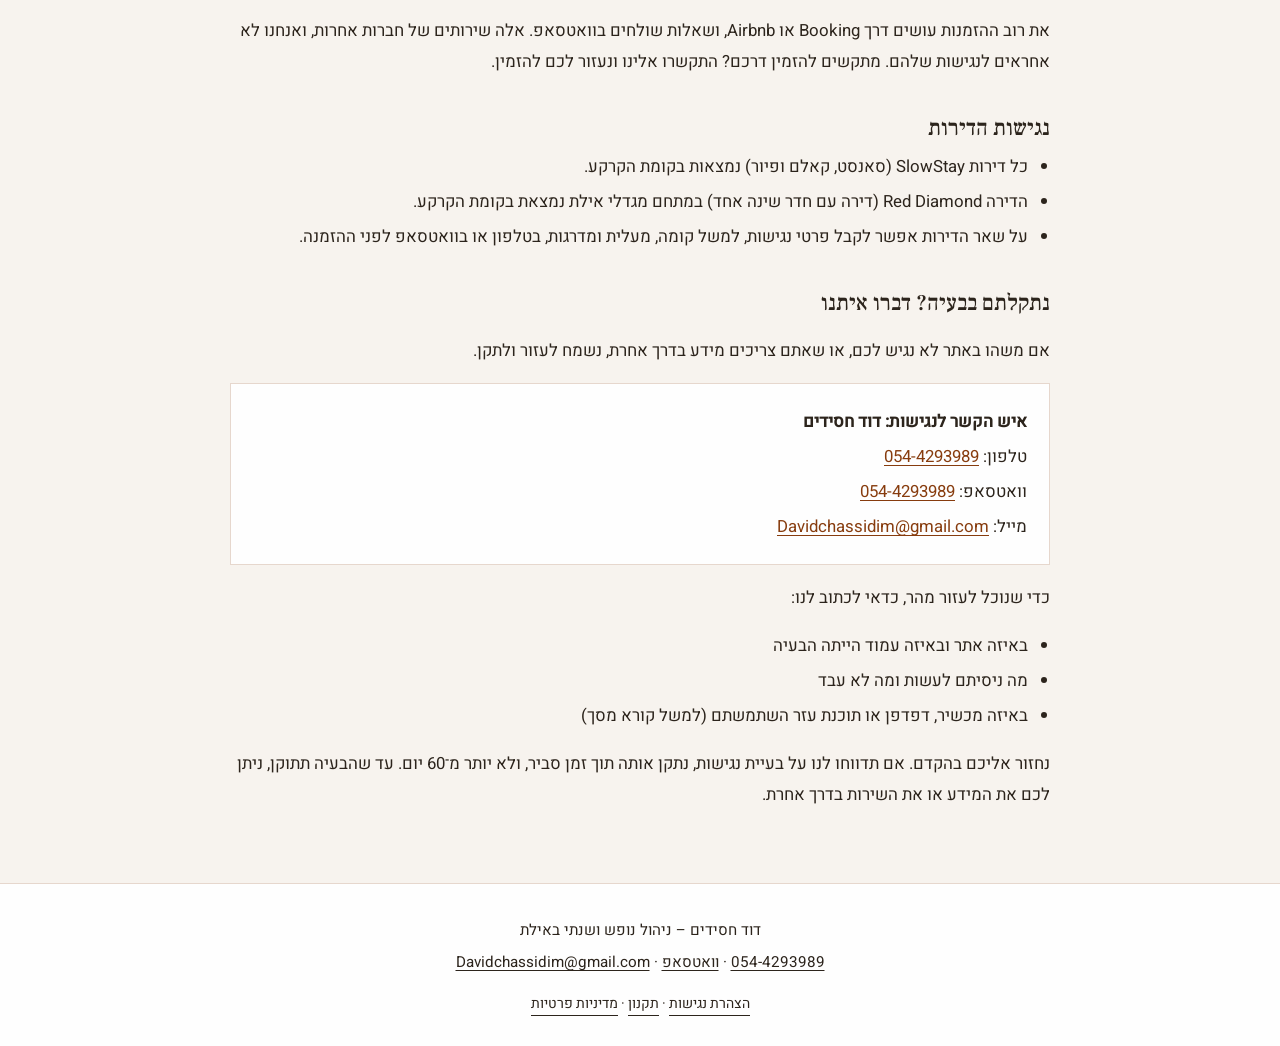
<file: accessibility/index.html>
<!doctype html>
<html lang="he" dir="rtl">
<head>
<meta charset="utf-8">
<meta name="viewport" content="width=device-width, initial-scale=1">
<title>הצהרת נגישות | בית באילת – דוד חסידים</title>
<meta name="description" content="הצהרת הנגישות של האתרים של בית באילת – דוד חסידים">
<link rel="canonical" href="https://davidchassidim-cyber.github.io/Eilat-property-management-/accessibility/">
<link rel="icon" href="../favicon.ico">
<link rel="stylesheet" href="../fonts/owners.css">
<link rel="stylesheet" href="../a11y.css">
<style>
:root{color-scheme:light only;--ivory:#f7f3ee;--white:#fefefe;--ink:#2c241c;--muted:#5c5148;--copper:#873c0e;--line-soft:rgba(135,60,14,.2);--serif:"Frank Ruhl Libre","Times New Roman",serif;--sans:Heebo,"Segoe UI",Arial,sans-serif}
*{box-sizing:border-box}
html{background:var(--ivory)}
body{margin:0;background:var(--ivory);color:var(--ink);font-family:var(--sans);font-size:1.05rem;line-height:1.85}
a{color:var(--copper);text-underline-offset:3px}
:focus-visible{outline:2px solid var(--copper);outline-offset:3px}
.top{background:var(--white);border-bottom:1px solid var(--line-soft)}
.top .in{max-width:860px;margin:0 auto;padding:14px 20px;display:flex;flex-wrap:wrap;align-items:center;justify-content:space-between;gap:8px 20px}
.brand{font-family:var(--serif);font-size:1.25rem;font-weight:500;color:var(--ink);text-decoration:none;padding:4px 0}
.top nav{display:flex;flex-wrap:wrap;gap:4px 18px;font-size:.95rem}
.top nav a{color:var(--ink);text-decoration:none;border-bottom:1px solid transparent;padding:4px 0}
.top nav a:hover{border-bottom-color:var(--copper)}
main{max-width:860px;margin:0 auto;padding:40px 20px 56px}
h1{font-family:var(--serif);font-weight:500;font-size:clamp(1.9rem,4vw,2.5rem);line-height:1.25;margin:0 0 8px}
h2{font-family:var(--serif);font-weight:500;font-size:1.4rem;line-height:1.35;margin:36px 0 8px}
.updated{color:var(--muted);margin:0 0 24px;font-size:.95rem}
p,li{color:var(--ink)}
ul{padding-inline-start:1.3em;margin:8px 0}
li{margin:4px 0}
.box{background:var(--white);border:1px solid var(--line-soft);padding:18px 22px;margin:16px 0}
.box p{margin:4px 0}
footer{border-top:1px solid var(--line-soft);background:var(--white);text-align:center;padding:28px 20px;color:var(--muted);font-size:.95rem}
footer p{margin:4px 0}
footer a{color:inherit}
</style>
</head>
<body>
<a class="skip-link" href="#main">דלג לתוכן הראשי</a>
<header class="top"><div class="in">
<a class="brand" href="../">בית באילת – דוד חסידים</a>
<nav aria-label="האתרים שלנו"><a href="../">לבעלי נכסים</a><a href="../guests-preview/">דירות נופש</a><a href="../red/" lang="en">Red</a><a href="../slowstay/" lang="en">SlowStay</a></nav>
</div></header>
<main id="main" tabindex="-1">
<h1>הצהרת נגישות</h1>
<p class="updated">עודכנה בתאריך 19.10.2026</p>
<p>ההצהרה חלה על כל האתרים של בית באילת – דוד חסידים:</p>
<ul>
<li><a href="../">בית באילת – דוד חסידים, האתר לבעלי נכסים</a></li>
<li><a href="../guests-preview/">בית באילת, אתר הדירות לאורחים</a></li>
<li><a href="../red/"><span lang="en">Red Apartments</span> – מגדלי אילת</a></li>
<li><a href="../slowstay/" lang="en">SlowStay</a></li>
</ul>

<h2>המחויבות שלנו</h2>
<p>חשוב לנו שכל אחד יוכל להשתמש באתרים שלנו בקלות ובכבוד, גם אנשים עם מוגבלות. אנחנו פועלים להנגשת האתרים לפי חוק שוויון זכויות לאנשים עם מוגבלות, התשנ"ח-1998, ולפי תקנות שוויון זכויות לאנשים עם מוגבלות (התאמות נגישות לשירות), התשע"ג-2013.</p>

<h2>רמת הנגישות</h2>
<p>התאמנו את האתרים לתקן הישראלי ת"י 5568, ברמה AA. התקן מבוסס על ההנחיות הבינלאומיות WCAG.</p>
<p>הבדיקה האחרונה נעשתה ב־19.10.2026, בדפדפן Chrome במחשב ובתצוגת טלפון. בדקנו עם כלי בדיקה אוטומטי (axe) וגם בבדיקה ידנית: גלישה עם מקלדת, הגדלת תצוגה, ניגודיות צבעים ותיאורי תמונות.</p>

<h2>מה עשינו כדי להנגיש את האתרים</h2>
<ul>
<li>האתרים בעברית, מימין לשמאל. לכל עמוד יש מבנה ברור: כותרת ראשית, כותרות משנה, ראש עמוד, תוכן ראשי ותחתית.</li>
<li>בתחילת כל עמוד יש קישור "דלג לתוכן הראשי".</li>
<li>אפשר לגלוש בכל האתרים עם מקלדת בלבד. המקום שבו אתם נמצאים מסומן במסגרת ברורה.</li>
<li>לכל תמונה יש תיאור בטקסט. תמונות לקישוט בלבד מסומנות כך שקורא המסך מדלג עליהן.</li>
<li>לכל כפתור יש שם ברור, גם לכפתור הוואטסאפ ולכפתורים של גלריית התמונות.</li>
<li>את גלריית התמונות אפשר להפעיל עם מקלדת: החיצים מעבירים תמונה, ומקש Esc סוגר.</li>
<li>הצבעים של הטקסט עומדים בדרישת הניגודיות של התקן, גם בטקסט שמופיע על תמונות.</li>
<li>אפשר להגדיל את התצוגה עד 200% בלי שתוכן ייעלם. האתרים מתאימים את עצמם לטלפון, לטאבלט ולמחשב.</li>
<li>קישורים שנפתחים בחלון חדש מסומנים לקורא המסך.</li>
<li>טקסט באנגלית מסומן כך שקורא המסך יקרא אותו נכון.</li>
<li>אין באתרים וידאו או תנועה שמתחילים לבד. מי שהגדיר במכשיר "הפחתת תנועה" יקבל את האתר בלי אנימציות.</li>
<li>אין באתרים טפסים. את כל יצירת הקשר עושים בטלפון, בוואטסאפ או במייל.</li>
</ul>

<h2>מה עוד לא מושלם</h2>
<p>אנחנו ממשיכים לשפר. נכון לתאריך העדכון אנחנו יודעים על הדברים האלה:</p>
<ul>
<li>חלק מהתוויות הקטנות (בעיקר באתר <span lang="en">SlowStay</span>) כתובות באותיות קטנות. אפשר להגדיל אותן בעזרת הגדלת התצוגה בדפדפן.</li>
<li>לחלק מהתמונות יש תיאור באנגלית, כמו השם של הדירה בבוקינג.</li>
<li>עוד לא בדקנו את האתרים עם קוראי מסך ועם כל הדפדפנים. נשמח לשמוע אם משהו לא עובד לכם.</li>
</ul>

<h2>הזמנות דרך אתרים אחרים</h2>
<p>את רוב ההזמנות עושים דרך <span lang="en">Booking</span> או <span lang="en">Airbnb</span>, ושאלות שולחים בוואטסאפ. אלה שירותים של חברות אחרות, ואנחנו לא אחראים לנגישות שלהם. מתקשים להזמין דרכם? התקשרו אלינו ונעזור לכם להזמין.</p>

<h2>נגישות הדירות</h2>
<ul>
<li>כל דירות <span lang="en">SlowStay</span> (סאנסט, קאלם ופיור) נמצאות בקומת הקרקע.</li>
<li>הדירה <span lang="en">Red Diamond</span> (דירה עם חדר שינה אחד) במתחם מגדלי אילת נמצאת בקומת הקרקע.</li>
<li>על שאר הדירות אפשר לקבל פרטי נגישות, למשל קומה, מעלית ומדרגות, בטלפון או בוואטסאפ לפני ההזמנה.</li>
</ul>

<h2>נתקלתם בבעיה? דברו איתנו</h2>
<p>אם משהו באתר לא נגיש לכם, או שאתם צריכים מידע בדרך אחרת, נשמח לעזור ולתקן.</p>
<div class="box">
<p><strong>איש הקשר לנגישות: דוד חסידים</strong></p>
<p>טלפון: <a href="tel:0544293989">054-4293989</a></p>
<p>וואטסאפ: <a href="https://wa.me/972544293989" target="_blank" rel="noopener">054-4293989<span class="sr-only"> (נפתח בחלון חדש)</span></a></p>
<p>מייל: <a href="mailto:Davidchassidim@gmail.com">Davidchassidim@gmail.com</a></p>
</div>
<p>כדי שנוכל לעזור מהר, כדאי לכתוב לנו:</p>
<ul>
<li>באיזה אתר ובאיזה עמוד הייתה הבעיה</li>
<li>מה ניסיתם לעשות ומה לא עבד</li>
<li>באיזה מכשיר, דפדפן או תוכנת עזר השתמשתם (למשל קורא מסך)</li>
</ul>
<p>נחזור אליכם בהקדם. אם תדווחו לנו על בעיית נגישות, נתקן אותה תוך זמן סביר, ולא יותר מ־60 יום. עד שהבעיה תתוקן, ניתן לכם את המידע או את השירות בדרך אחרת.</p>

</main>
<footer>
<p>דוד חסידים – ניהול נופש ושנתי באילת</p>
<p><a href="tel:0544293989">054-4293989</a> · <a href="https://wa.me/972544293989" target="_blank" rel="noopener">וואטסאפ<span class="sr-only"> (נפתח בחלון חדש)</span></a> · <a href="mailto:Davidchassidim@gmail.com">Davidchassidim@gmail.com</a></p>
<p class="footer-legal"><a href="../accessibility/">הצהרת נגישות</a><span aria-hidden="true"> · </span><a href="../terms/">תקנון</a><span aria-hidden="true"> · </span><a href="../privacy/">מדיניות פרטיות</a></p>
</footer>
</body>
</html>
</file>
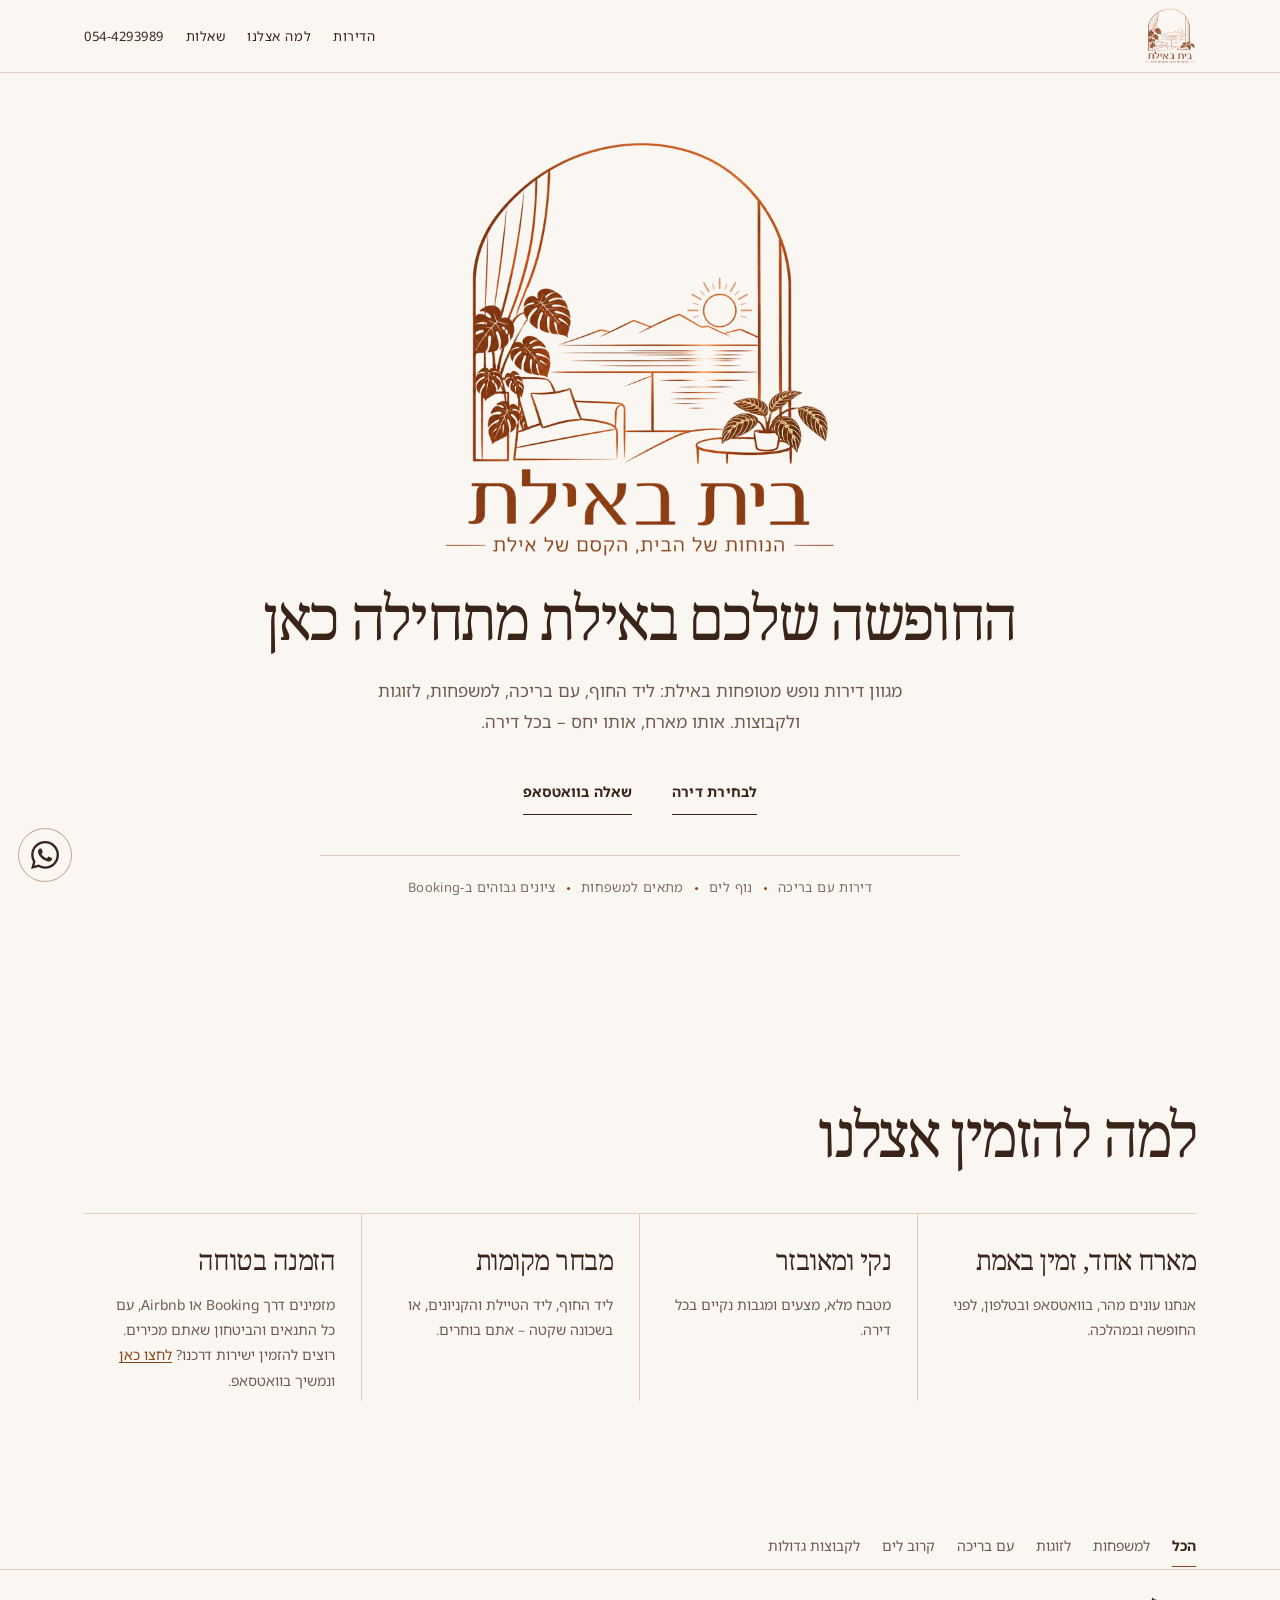
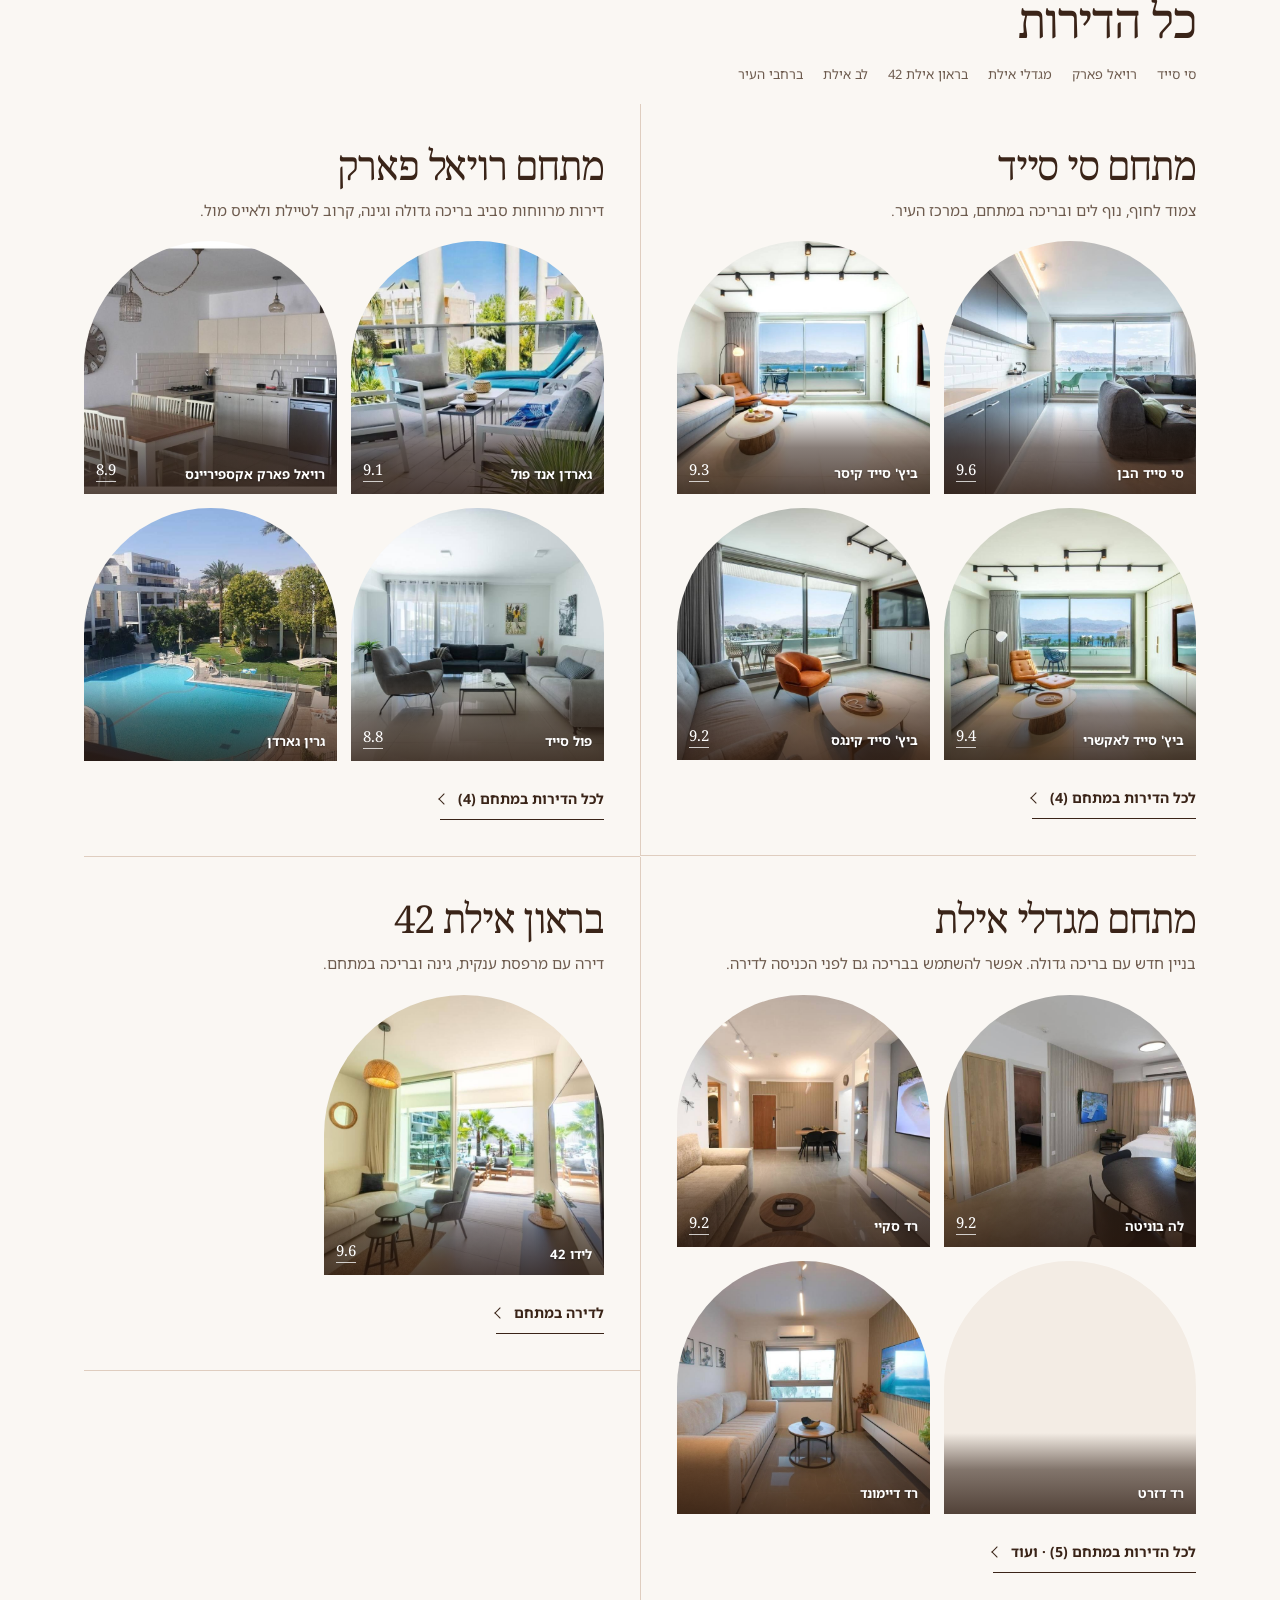
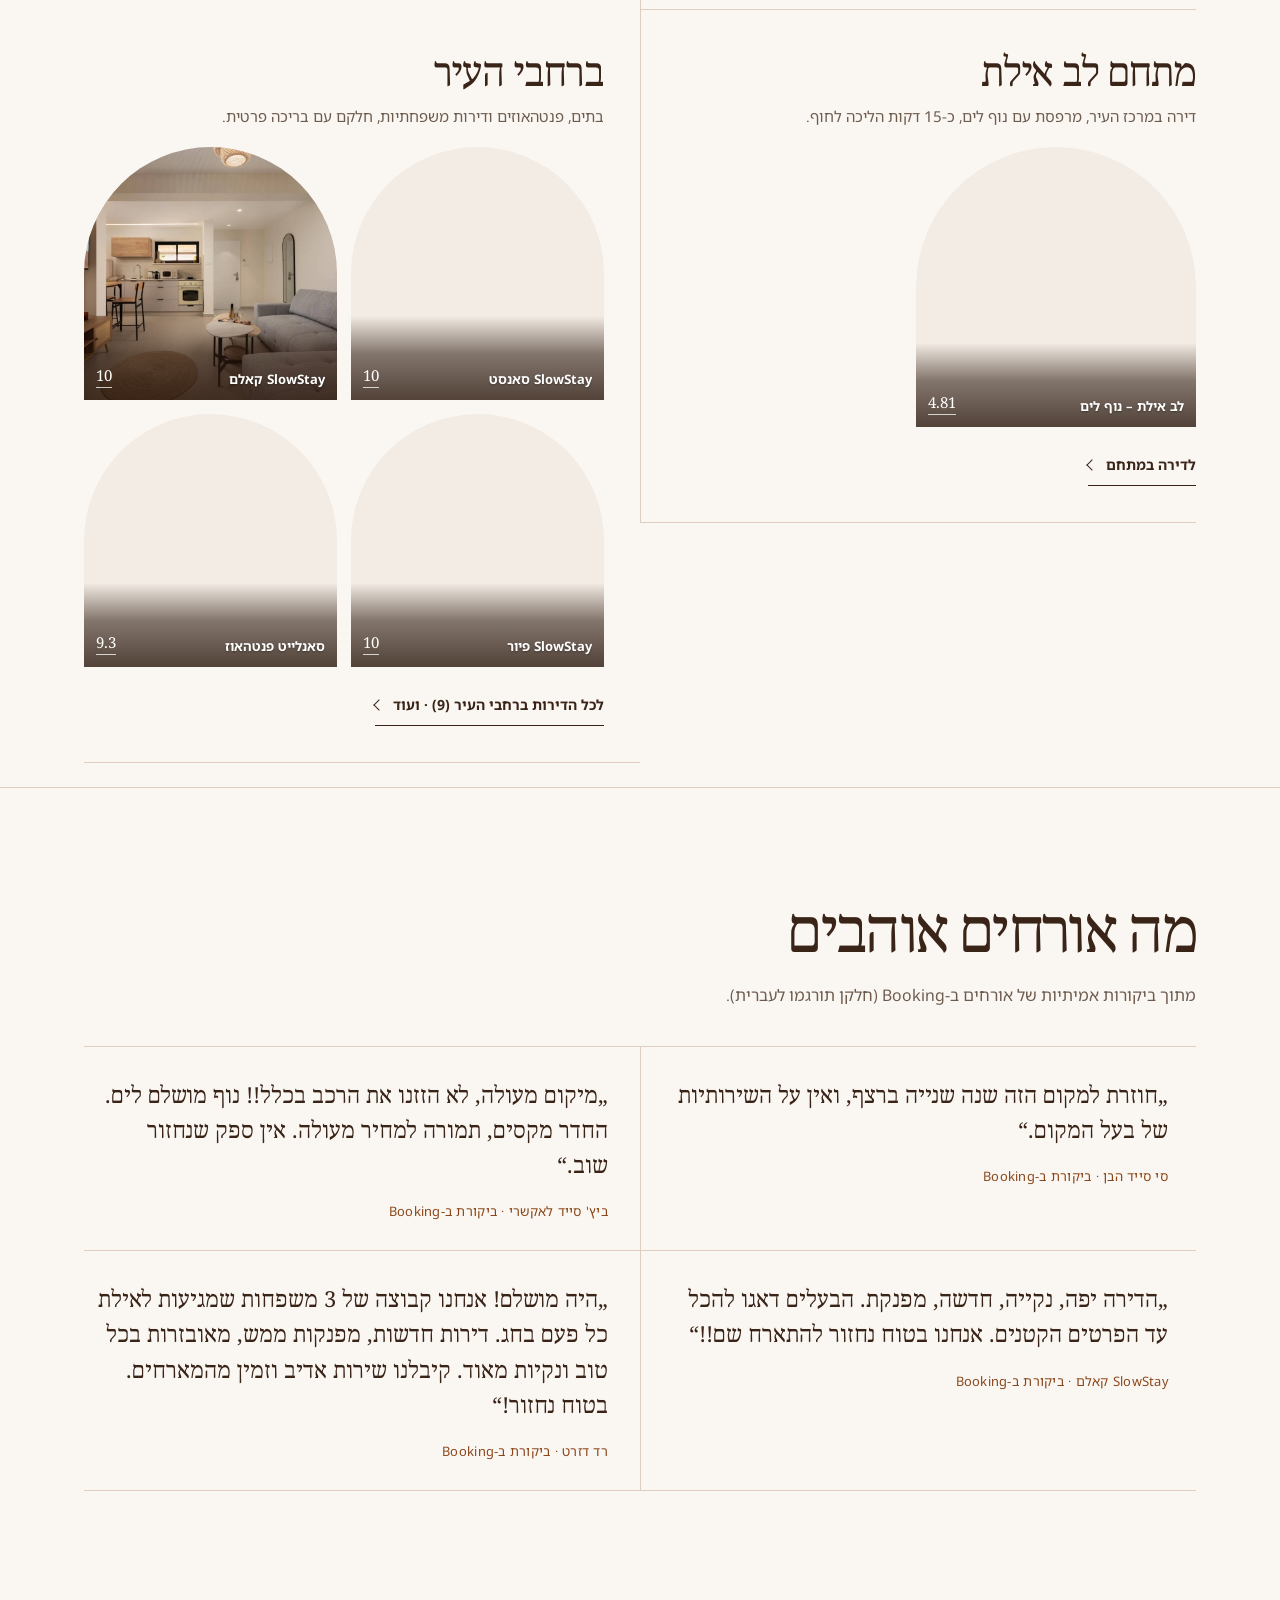
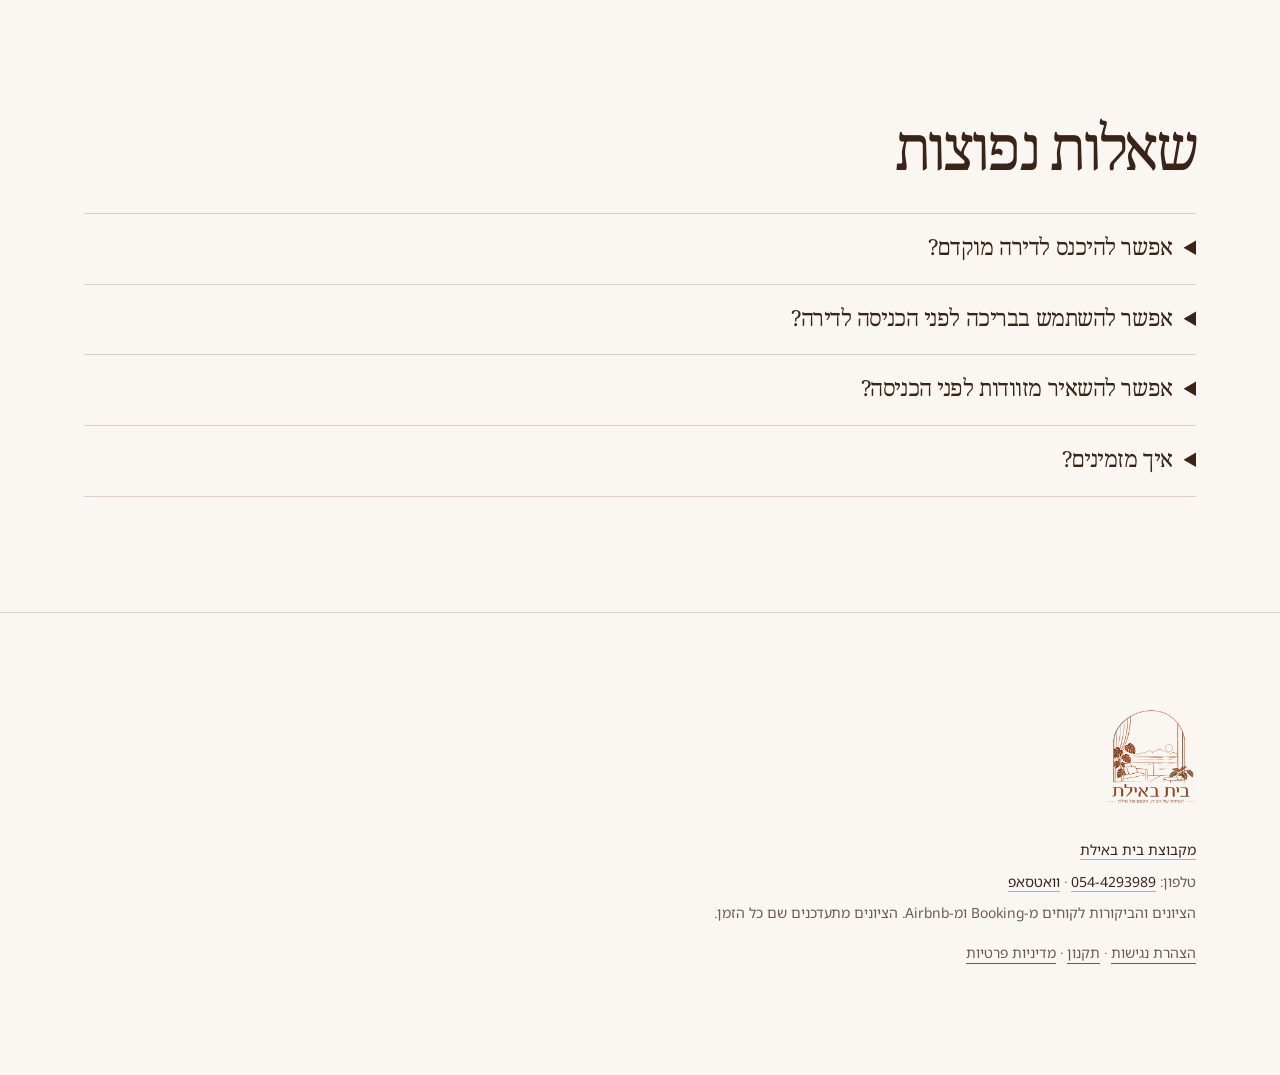
<file: guests-preview/index.html>
<!doctype html>
<html lang="he" dir="rtl">
<head>
<meta charset="utf-8">
<script>document.documentElement.classList.add('js')</script>
<meta name="viewport" content="width=device-width,initial-scale=1">
<title>בית באילת | דירות נופש עם בריכה ונוף לים</title>
<meta name="description" content="הנוחות של הבית, הקסם של אילת. מגוון דירות נופש באילת: ליד החוף, עם בריכה, למשפחות, לזוגות ולקבוצות. ציונים גבוהים ב-Booking והזמנה ישירה. בית באילת, 054-4293989.">
<meta name="keywords" content="דירות נופש באילת, צימר באילת, דירה עם בריכה באילת, נופש משפחתי באילת, דירות ליד הים אילת">
<link rel="canonical" href="https://davidchassidim-cyber.github.io/Eilat-property-management-/guests-preview/">
<meta property="og:type" content="website">
<meta property="og:locale" content="he_IL">
<meta property="og:url" content="https://davidchassidim-cyber.github.io/Eilat-property-management-/guests-preview/">
<meta property="og:site_name" content="בית באילת">
<meta property="og:title" content="בית באילת | דירות נופש עם בריכה ונוף לים">
<meta property="og:description" content="הנוחות של הבית, הקסם של אילת. מגוון דירות נופש באילת עם בריכה, נוף לים וציונים גבוהים ב-Booking.">
<meta property="og:image" content="https://davidchassidim-cyber.github.io/Eilat-property-management-/guests-preview/img/og.png?v=2">
<meta name="twitter:card" content="summary_large_image">
<meta name="twitter:title" content="בית באילת | דירות נופש עם בריכה ונוף לים">
<meta name="twitter:description" content="הנוחות של הבית, הקסם של אילת. מגוון דירות נופש באילת עם בריכה, נוף לים וציונים גבוהים ב-Booking.">
<meta name="twitter:image" content="https://davidchassidim-cyber.github.io/Eilat-property-management-/guests-preview/img/og.png?v=2">
<meta name="theme-color" content="#faf7f3">
<link rel="icon" href="img/favicon.png?v=2" type="image/png">
<link rel="apple-touch-icon" href="img/apple-touch.png?v=2">
<link rel="stylesheet" href="../fonts/noto.css">
<link rel="stylesheet" href="../a11y.css">
<script type="application/ld+json">{"@context":"https://schema.org","@type":"LodgingBusiness","name":"בית באילת","slogan":"הנוחות של הבית, הקסם של אילת","image":"https://davidchassidim-cyber.github.io/Eilat-property-management-/guests-preview/img/og.png?v=2","url":"https://davidchassidim-cyber.github.io/Eilat-property-management-/guests-preview/","telephone":"+972-54-429-3989","address":{"@type":"PostalAddress","addressLocality":"אילת","addressCountry":"IL"}}</script>
<style>
:root{
  color-scheme:light only;
  --ink:#3a2418;
  --copper:#8a4518;
  --copper-deep:#6e3510;
  --ivory:#faf7f3;
  --paper:#f3ece4;
  --muted:#6d5b4e;
  --soft:#7e6d61;
  --line:rgba(128,56,8,.22);
  --line-strong:rgba(128,56,8,.42);
  --bar:72px;
  --serif:"Noto Serif Hebrew",Georgia,"Times New Roman",serif;
  --sans:"Noto Sans Hebrew",Arial,sans-serif;
}
*{box-sizing:border-box}
html{scroll-behavior:smooth;color-scheme:light only;background:var(--ivory)}
body{margin:0;color:var(--ink);background:var(--ivory);font-family:var(--sans);font-weight:400;line-height:1.7;font-size:16px}
@media (prefers-color-scheme:dark){
  html,body{color:var(--ink)!important;background:var(--ivory)!important}
  img{filter:none!important}
}
a{color:inherit}
img{max-width:100%;height:auto}
.wrap{max-width:1240px;margin:auto;padding:0 clamp(22px,5vw,72px)}
header.top{position:sticky;top:0;z-index:5;background:rgba(250,247,243,.92);backdrop-filter:blur(10px);border-bottom:1px solid var(--line)}
header.top .wrap{display:flex;align-items:center;justify-content:space-between;gap:16px;min-height:72px}
.logo{display:flex;align-items:center;line-height:0;text-decoration:none}
.logo img{height:56px;width:auto;display:block}
nav{display:flex;align-items:center;white-space:nowrap}
nav a{color:var(--ink);text-decoration:none;margin-inline-start:22px;font-size:13px;letter-spacing:.04em}
nav a:hover{color:var(--copper-deep)}
@media(max-width:760px){nav .hide{display:none}nav a{margin-inline-start:0}}
@media(max-width:420px){.logo img{height:46px}}
.hero{background:var(--ivory);text-align:center;padding:clamp(28px,5vw,64px) 0 clamp(56px,8vw,96px)}
.hero-logo{width:min(400px,76vw);height:auto;display:block;margin:0 auto}
.hero h1{font-family:var(--serif);font-weight:400;letter-spacing:-.04em;line-height:1.15;font-size:clamp(34px,4.8vw,58px);margin:28px auto 18px;max-width:14em}
.hero .lead{color:var(--muted);max-width:34rem;margin:0 auto;font-size:17px;line-height:1.85}
.hero-links{display:flex;justify-content:center;flex-wrap:wrap;gap:12px 40px;margin-top:32px}
.textlink{display:inline-flex;align-items:center;font-size:14px;font-weight:700;letter-spacing:.02em;text-decoration:none;border-bottom:1px solid var(--ink);padding:10px 0}
.textlink:hover{color:var(--copper-deep);border-color:var(--copper)}
.facts{position:relative;display:flex;flex-wrap:wrap;justify-content:center;align-items:center;row-gap:8px;list-style:none;margin:40px auto 0;padding:22px 0 0;max-width:40rem;border-top:1px solid var(--line);cursor:default}
.facts li{font-size:13px;font-weight:400;line-height:1.45;color:var(--soft);letter-spacing:.03em;white-space:nowrap;background:none;border:0;padding:0;cursor:default}
.facts li:not(:last-child):after{content:"";display:inline-block;width:3px;height:3px;margin-inline:.85em;border-radius:50%;background:var(--copper);vertical-align:.15em}
section{padding:clamp(72px,9vw,118px) 0}
h2{font-family:var(--serif);font-weight:400;letter-spacing:-.045em;line-height:1.08;font-size:clamp(36px,4.6vw,64px);margin:0;color:var(--ink)}
.why .grid4{display:grid;grid-template-columns:repeat(4,1fr);margin-top:42px;border-top:1px solid var(--line)}
.why .it{background:none;border-radius:0;box-shadow:none;padding:32px 26px 8px;border-inline-start:1px solid var(--line);color:var(--muted);font-size:14px;line-height:1.8}
.why .it:first-child{border-inline-start:0;padding-inline-start:0}
.why .it b{display:block;font-family:var(--serif);font-weight:400;font-size:26px;line-height:1.3;letter-spacing:-.02em;margin:0 0 12px;color:var(--ink)}
.why .it a.walink{color:var(--copper);font-weight:inherit;text-decoration:underline;text-underline-offset:.15em}
.why .it a.walink:hover{color:var(--copper-deep)}
@media(max-width:900px){
  .why .grid4{grid-template-columns:1fr 1fr}
  .why .it{border-inline-start:1px solid var(--line);padding:28px 18px 12px}
  .why .it:nth-child(odd){border-inline-start:0;padding-inline-start:0}
  .why .it:nth-child(n+3){border-top:1px solid var(--line)}
}
@media(max-width:560px){
  .why .grid4{grid-template-columns:1fr}
  .why .it,.why .it:nth-child(odd){border-inline-start:0;padding:26px 0}
  .why .it:nth-child(n+2){border-top:1px solid var(--line)}
}
.filters{position:sticky;top:var(--bar);z-index:4;background:rgba(250,247,243,.94);backdrop-filter:blur(10px);padding:10px 0 0;border-bottom:1px solid var(--line);box-shadow:none}
.catalog-head{padding:28px 0 8px}
.chips{display:flex;gap:6px 22px;overflow-x:auto;padding-bottom:2px;scrollbar-width:none}
.chips::-webkit-scrollbar{display:none}
.chip{flex:none;border:0;border-bottom:1px solid transparent;border-radius:0;background:transparent;color:var(--muted);padding:8px 0;font:inherit;font-size:14px;font-weight:400;cursor:pointer;-webkit-tap-highlight-color:transparent}
.chip:hover{color:var(--ink)}
.chip.on{background:none;color:var(--ink);border-bottom-color:var(--copper);box-shadow:none;font-weight:700}
.chip:focus-visible{outline:2px solid var(--copper);outline-offset:4px}
.shown{margin:0;font-family:var(--serif);font-weight:400;font-size:clamp(32px,3.6vw,48px);letter-spacing:-.03em;line-height:1.15;color:var(--ink)}
.cxnav{display:flex;gap:8px 20px;flex-wrap:wrap;margin-top:12px}
.cxnav a{color:var(--muted);font-size:13px;text-decoration:none;border-bottom:1px solid transparent;padding-bottom:2px}
.cxnav a:hover{color:var(--ink)}
.cxnav a.on{font-weight:700;color:var(--ink);border-bottom-color:var(--copper);text-decoration:none}
.cx{padding:48px 0 8px}
.cx h2{font-size:clamp(32px,4vw,52px)}
.cxd{margin:10px 0 28px;color:var(--muted);font-size:16px;line-height:1.75;max-width:40rem}
.grid{display:grid;grid-template-columns:repeat(auto-fill,minmax(min(280px,100%),1fr));gap:56px 32px}
.ss-link{grid-column:1/-1;margin:0;font-size:14px;font-weight:400;color:var(--muted)}
.ss-link a{color:var(--ink);text-decoration:none;border-bottom:1px solid var(--ink);padding-bottom:2px}
.folders{display:none;grid-template-columns:1fr;gap:0;padding:8px 0 24px;align-items:start}
.js.mode-folders .folders{display:grid}
@media(min-width:860px){
  .js.mode-folders .folders{grid-template-columns:1fr 1fr}
  .folder:nth-child(odd){border-inline-end:1px solid var(--line);padding-inline-end:36px}
  .folder:nth-child(even){padding-inline-start:36px}
}
.folder{display:flex;flex-direction:column;min-width:0;padding:42px 0 36px;border:0;border-bottom:1px solid var(--line);border-radius:0;background:none;box-shadow:none}
.fname{margin:0 0 6px;font-family:var(--serif);font-size:clamp(28px,3vw,40px);font-weight:400;letter-spacing:-.03em;line-height:1.2;color:var(--ink)}
.fdesc{margin:0 0 18px;color:var(--muted);font-size:15px;line-height:1.7}
.fgrid{display:grid;grid-template-columns:1fr 1fr;gap:14px}
.fgrid.single{grid-template-columns:1fr;width:min(280px,100%)}
.fsq{position:relative;display:block;aspect-ratio:1;min-width:0;border-radius:50% 50% 0 0;overflow:hidden;background:var(--paper);color:#fff;text-decoration:none;box-shadow:none}
.fsq img{width:100%;height:100%;object-fit:cover;display:block;transition:transform .5s ease}
.fsq:hover img,.fsq:focus-visible img{transform:scale(1.04)}
.fsq:focus-visible{outline:2px solid var(--copper);outline-offset:4px}
.fsq-cap{position:absolute;inset-inline:0;bottom:0;display:flex;align-items:flex-end;justify-content:space-between;gap:8px;padding:52px 12px 12px;background:linear-gradient(to top,rgba(42,24,14,.8) 0%,rgba(42,24,14,.56) 55%,rgba(42,24,14,0) 100%)}
.fsq-name{font-size:13px;font-weight:700;line-height:1.3;text-shadow:0 1px 2px rgba(0,0,0,.35);display:-webkit-box;-webkit-line-clamp:2;-webkit-box-orient:vertical;overflow:hidden}
.fsq-score{flex:none;background:none;color:#fff;border:0;border-bottom:1px solid rgba(255,255,255,.75);border-radius:0;padding:0 0 1px;font-family:var(--serif);font-weight:400;font-size:15px;line-height:1.2}
.fcta{margin-top:18px;align-self:flex-start;display:inline-flex;align-items:center;gap:10px;background:none;color:var(--ink);font-weight:700;font-size:14px;text-align:start;text-decoration:none;border-radius:0;padding:8px 0;border-bottom:1px solid var(--ink);box-shadow:none}
.fcta:hover{color:var(--copper-deep);border-color:var(--copper);background:none}
.fcta:focus-visible{outline:2px solid var(--copper);outline-offset:4px}
.fcta:after{content:"";width:7px;height:7px;border-top:1.5px solid currentColor;border-inline-end:1.5px solid currentColor;transform:rotate(-45deg);flex:none}
.openbar{display:none;padding:18px 0 4px}
.js.mode-complex .openbar{display:block;position:sticky;top:var(--stick,198px);z-index:3;background:rgba(250,247,243,.94);backdrop-filter:blur(8px);padding-top:14px;padding-bottom:14px}
.back{display:inline-flex;align-items:center;gap:10px;background:none;color:var(--ink);border:0;border-bottom:1px solid var(--ink);border-radius:0;padding:8px 0;font-weight:700;font-size:14px;text-decoration:none;box-shadow:none}
.back:before{content:"";width:7px;height:7px;border-top:1.5px solid currentColor;border-inline-start:1.5px solid currentColor;transform:rotate(45deg);flex:none}
.back:hover{color:var(--copper-deep);border-color:var(--copper);background:none}
.back:focus-visible{outline:2px solid var(--copper);outline-offset:4px}
.js .cx{display:none}
.js.mode-filter .cx{display:block}
.js.mode-filter .cx.empty{display:none}
.js.mode-complex .cx.open{display:block;padding-top:20px;animation:cardin .35s ease}
@media (prefers-reduced-motion:reduce){
  .fsq img,.js.mode-complex .cx.open,.ph-open img{transition:none;animation:none}
}
.card{background:none;border-radius:0;overflow:visible;box-shadow:none;display:flex;flex-direction:column}
.ph{position:relative;aspect-ratio:4/3;background:var(--paper);overflow:hidden;border-radius:50% 50% 0 0}
.ph img{width:100%;height:100%;object-fit:cover;display:block}
.badge{position:absolute;top:auto;bottom:14px;right:auto;left:auto;inset-inline-end:14px;background:none;color:#fff;border-radius:0;padding:0;display:flex;flex-direction:column;align-items:flex-end;gap:1px;text-shadow:0 1px 8px rgba(42,24,14,.55);z-index:3;pointer-events:none;cursor:default}
.badge b{font-family:var(--serif);font-weight:400;font-size:1.7rem;line-height:1;background:none;color:#fff;border-radius:0;padding:0}
.badge span{font-size:11px;line-height:1.25;letter-spacing:.01em;font-weight:400}
.body{padding:18px 2px 4px;display:flex;flex-direction:column;flex:1}
.body h3{margin:0;font-family:var(--serif);font-weight:400;font-size:28px;letter-spacing:-.03em;line-height:1.25;color:var(--ink)}
.bk{margin:4px 0 0;color:var(--soft);font-size:12px;letter-spacing:.03em;text-align:start;cursor:default}
.adesc{margin:10px 0 0;color:var(--ink);font-size:15px;line-height:1.75}
.meta{margin:8px 0 10px;font-size:14px;color:var(--muted);cursor:default;line-height:1.65}
.meta.clamp:not(.open){display:-webkit-box;-webkit-line-clamp:3;-webkit-box-orient:vertical;overflow:hidden}
.more{align-self:flex-start;margin:-4px 0 12px;padding:0;border:0;background:none;color:var(--copper);font:inherit;font-size:13px;font-weight:700;line-height:1.4;cursor:pointer}
.more:hover{color:var(--copper-deep)}
.more[hidden]{display:none}
.ft{list-style:none;padding:0;margin:2px 0 12px;display:flex;flex-wrap:wrap;gap:4px 0;cursor:default}
.ft li{background:none;color:var(--muted);border:0;border-radius:0;padding:0;font-size:13px;cursor:default}
.ft li:not(:last-child):after{content:"";display:inline-block;width:3px;height:3px;margin-inline:8px;border-radius:50%;background:var(--copper);vertical-align:.12em}
.subs{display:flex;flex-wrap:wrap;gap:6px 16px;margin:0 0 14px;cursor:default}
.subs span{font-size:13px;color:var(--muted);border:0;background:none;border-radius:0;padding:0;cursor:default}
.subs b{font-family:var(--serif);font-weight:400;color:var(--ink);margin-inline-start:4px}
blockquote{margin:0 0 16px;font-family:var(--serif);font-weight:400;font-style:normal;font-size:17px;line-height:1.65;color:var(--ink)}
cite{display:block;font-family:var(--sans);font-size:12px;color:var(--soft);font-style:normal;margin-top:6px;cursor:default}
.btn{margin-top:auto;align-self:flex-start;display:inline-flex;text-align:start;background:none;color:var(--ink);font-weight:700;font-size:14px;text-decoration:none;padding:10px 0;border-radius:0;border-bottom:1px solid var(--ink)}
.btn:hover{background:none;color:var(--copper-deep);border-color:var(--copper)}
.btn:focus-visible{outline:2px solid var(--copper);outline-offset:4px}
.airrate{margin:6px 0 0;align-self:flex-start;font-family:var(--sans);font-weight:400;font-size:13px;line-height:1.4;color:var(--muted);background:none;border:0;border-radius:0;padding:0;cursor:default}
.card.hid{display:none}
.cx.empty{display:none}
@keyframes cardin{from{opacity:0;transform:translateY(8px)}to{opacity:1;transform:none}}
.card.show{animation:cardin .4s ease}
@media (prefers-reduced-motion:reduce){.card.show{animation:none}}
.loves{background:var(--ivory);color:var(--ink);border-top:1px solid var(--line)}
.loves h2{color:var(--ink)}
.loves .wrap>p{color:var(--muted);max-width:36rem;margin:14px 0 0;font-size:16px;line-height:1.8}
.lv{display:grid;grid-template-columns:1fr 1fr;gap:0;margin-top:36px;border-top:1px solid var(--line)}
.lv figure{margin:0;background:none;border-radius:0;padding:32px 28px 28px 8px;border-bottom:1px solid var(--line)}
.lv figure:nth-child(odd){border-inline-end:1px solid var(--line);padding-inline-end:32px}
.lv figure:nth-child(even){padding-inline-start:32px}
.lv blockquote{color:var(--ink);font-size:clamp(18px,2vw,22px);line-height:1.6;margin:0}
.lv figcaption{color:var(--copper);font-size:13px;margin-top:16px;letter-spacing:.02em}
@media(max-width:700px){
  .lv{grid-template-columns:1fr}
  .lv figure,.lv figure:nth-child(odd),.lv figure:nth-child(even){border-inline-end:0;padding:26px 0}
}
.faq details{background:none;border-radius:0;padding:20px 0;margin:0;box-shadow:none;border-top:1px solid var(--line);color:var(--muted);font-size:15px;line-height:1.8}
.faq details:last-of-type{border-bottom:1px solid var(--line)}
.faq .wrap>h2{margin-bottom:28px}
.faq summary{font-family:var(--serif);font-weight:400;font-size:22px;letter-spacing:-.02em;cursor:pointer;color:var(--ink);line-height:1.35}
.faq summary:hover{color:var(--copper-deep)}
footer{background:var(--ivory);color:var(--muted);padding:clamp(56px,8vw,96px) 0 108px;font-size:14px;line-height:1.7;border-top:1px solid var(--line)}
footer a{color:var(--ink);text-decoration:none;border-bottom:1px solid var(--line-strong)}
footer a:hover{color:var(--copper-deep);border-color:var(--copper)}
footer p{margin:8px 0}
.foot-logo{display:inline-block;line-height:0;margin:0 0 18px;border:0}
.foot-logo img{height:96px;width:auto;display:block}
.fab{position:fixed;bottom:18px;left:18px;z-index:9;display:flex;align-items:center;justify-content:center;width:54px;height:54px;padding:0;background:rgba(250,247,243,.94);color:var(--ink);border:1px solid var(--line-strong);border-radius:50%;text-decoration:none;box-shadow:none;line-height:0}
.fab svg{width:28px;height:28px;display:block}
.fab:hover{color:var(--copper-deep);border-color:var(--copper)}
.fab:focus-visible{outline:2px solid var(--copper);outline-offset:3px}
.ph-open{position:absolute;inset:0;z-index:2;display:block;width:100%;height:100%;padding:0;border:0;background:none;cursor:pointer;font:inherit;color:inherit}
.ph-open img{transition:transform .5s ease}
.ph-open:hover img,.ph-open:focus-visible img{transform:scale(1.035)}
.ph-open:after{content:"";position:absolute;z-index:1;inset-inline:0;bottom:0;height:56%;background:linear-gradient(to top,rgba(42,24,14,.76) 0%,rgba(42,24,14,.5) 45%,rgba(42,24,14,0) 100%);pointer-events:none}
.ph-open:focus-visible{outline:2px solid var(--copper);outline-offset:-3px}
.ph-count{position:absolute;z-index:2;bottom:14px;inset-inline-start:14px;display:inline-flex;align-items:center;gap:7px;max-width:calc(100% - 92px);background:none;color:#fff;border:0;border-bottom:1px solid rgba(255,255,255,.8);border-radius:0;padding:2px 0;font-size:12px;font-weight:700;line-height:1.2;letter-spacing:.03em;box-shadow:none;text-shadow:0 1px 8px rgba(42,24,14,.55);pointer-events:none}
.ph-count:after{content:"";width:6px;height:6px;border-top:1.5px solid currentColor;border-inline-end:1.5px solid currentColor;transform:rotate(-45deg);flex:none}
.ph-open:hover .ph-count,.ph-open:focus-visible .ph-count{background:none;border-color:#fff}
body.lb-open{overflow:hidden}
.lb{position:fixed;inset:0;z-index:40;display:flex;flex-direction:column;background:rgba(42,28,20,.94);color:#faf7f3;backdrop-filter:blur(3px)}
.lb[hidden]{display:none}
.lb-top{display:flex;align-items:center;justify-content:space-between;gap:12px;padding:14px 16px 8px}
.lb-title{margin:0;font-family:var(--serif);font-weight:400;font-size:1.25rem;line-height:1.3;color:#faf7f3;display:-webkit-box;-webkit-line-clamp:2;-webkit-box-orient:vertical;overflow:hidden}
.lb-x{position:relative;flex:none;width:42px;height:42px;border-radius:50%;border:1px solid rgba(250,247,243,.7);background:transparent;color:#faf7f3;cursor:pointer}
.lb-x:before,.lb-x:after{content:"";position:absolute;left:50%;top:50%;width:16px;height:1.5px;background:currentColor}
.lb-x:before{transform:translate(-50%,-50%) rotate(45deg)}
.lb-x:after{transform:translate(-50%,-50%) rotate(-45deg)}
.lb-x:hover,.lb-x:focus-visible{background:#faf7f3;color:var(--ink)}
.lb-x:focus-visible,.lb-nav:focus-visible,.lb-book:focus-visible{outline:2px solid #e7cbb6;outline-offset:3px}
.lb-stage{position:relative;flex:1;min-height:0;display:flex;align-items:center;justify-content:center;touch-action:pan-y;padding:4px 64px}
.lb-img{width:100%;height:100%;max-width:1100px;object-fit:contain;border-radius:0;background:transparent;user-select:none;-webkit-user-drag:none}
.lb-nav{position:absolute;top:50%;transform:translateY(-50%);width:46px;height:46px;border-radius:50%;border:1px solid rgba(250,247,243,.75);background:transparent;color:#faf7f3;cursor:pointer}
.lb-nav:hover{background:#faf7f3;color:var(--ink);border-color:#faf7f3}
.lb-prev{inset-inline-start:14px}
.lb-next{inset-inline-end:14px}
.lb-nav:before{content:"";display:block;width:10px;height:10px;margin:auto;border-top:1.5px solid currentColor}
.lb-prev:before{border-right:1.5px solid currentColor;transform:translate(-1px,1px) rotate(45deg)}
.lb-next:before{border-left:1.5px solid currentColor;transform:translate(1px,1px) rotate(-45deg)}
.lb-nav[hidden]{display:none}
.lb-foot{display:flex;flex-direction:column;align-items:center;gap:10px;padding:12px 16px 18px}
.lb-count{margin:0;font-weight:400;font-family:var(--serif);font-size:1rem;letter-spacing:.08em;font-variant-numeric:tabular-nums}
.lb-book{width:auto;margin:0;color:#faf7f3;border-bottom-color:#faf7f3}
.lb-book:hover{color:#fff;border-bottom-color:#fff;background:none}
a.btn[href*="booking.com"]{display:inline-flex;justify-content:center;align-items:center;align-self:flex-start;margin-top:auto;background:#003580;color:#fff;font-weight:700;font-size:15px;line-height:1.2;text-align:center;text-decoration:none;padding:14px 26px;border:0;border-radius:8px;border-bottom:0}
a.btn[href*="booking.com"]:hover{background:#0057b8;color:#fff;border-color:transparent}
.lb a.btn[href*="booking.com"]{width:min(420px,100%);margin:0}
@media(max-width:760px){
  .card a.btn[href*="booking.com"]{display:flex;width:100%;align-self:stretch}
}
@media(max-width:700px){
  .lb-stage{padding:4px 8px}
  .lb-nav{width:40px;height:40px}
  .lb-prev{inset-inline-start:8px}
  .lb-next{inset-inline-end:8px}
}
#why,#faq,#apts,#browse,#top{scroll-margin-top:12px}
.ft,.subs,.airrate,.badge,.facts,.bk,.meta,cite,.fdesc,.cxd,.ph-count{cursor:default}
</style>
<!-- ANIM-DEMO START: gentle button and card animations (remove this block and the ANIM-DEMO script block to revert) -->
<style id="anim-demo">
@media (prefers-reduced-motion: no-preference){
.btn,.chip,.more,.walink,.textlink,.cxnav a,.back,.fab,.lb-nav,.lb-x{transition:transform .2s ease,box-shadow .22s ease,color .2s ease,border-color .2s ease,background-color .2s ease}
.btn:hover,.btn:focus-visible,.chip:hover,.chip:focus-visible,.more:hover,.more:focus-visible,.walink:hover,.walink:focus-visible,.textlink:hover,.textlink:focus-visible,.cxnav a:hover,.cxnav a:focus-visible,.back:hover,.back:focus-visible{transform:translateY(-2px)}
.fab:hover,.fab:focus-visible,.lb-nav:hover,.lb-nav:focus-visible,.lb-x:hover,.lb-x:focus-visible{transform:translateY(-2px);box-shadow:0 6px 16px rgba(42,24,14,.14)}
.lb-book:hover,.lb-book:focus-visible{box-shadow:0 6px 16px rgba(42,24,14,.12)}
.btn:active,.chip:active,.more:active,.walink:active,.textlink:active,.cxnav a:active,.back:active,.fab:active,.lb-nav:active,.lb-x:active{transform:translateY(0) scale(.98);box-shadow:none;transition-duration:.12s}
.js-anim .card.anim-pre{opacity:0;transform:translateY(10px)}
.js-anim .card.anim-in{opacity:1;transform:none;transition:opacity .5s ease,transform .5s ease}
@keyframes anim-fab-pulse{0%{box-shadow:0 0 0 0 rgba(176,106,62,.28)}100%{box-shadow:0 0 0 14px rgba(176,106,62,0)}}
.fab.anim-pulse{animation:anim-fab-pulse 1.6s ease-out 1}
}
/* ANIM-DEMO part 2: image zoom, shrinking header, image placeholders, filter indicator, smooth scroll */
.ph{background:linear-gradient(135deg,#efe6dc,#e6dacd)}
@supports not ((backdrop-filter:blur(1px)) or (-webkit-backdrop-filter:blur(1px))){header.top{background:#faf7f3}}
@media (prefers-reduced-motion: reduce){html{scroll-behavior:auto}}
@media (prefers-reduced-motion: no-preference){
.ph-open img{transition:transform .5s ease}
.ph-open:hover img,.ph-open:focus-visible img{transform:scale(1.04)}
header.top{transition:background-color .25s ease,box-shadow .25s ease}
header.top .wrap{transition:min-height .25s ease}
header.top .logo img{transition:height .25s ease}
header.top.anim-small{background:rgba(250,247,243,.82);-webkit-backdrop-filter:blur(12px) saturate(1.1);backdrop-filter:blur(12px) saturate(1.1);box-shadow:0 2px 12px rgba(42,24,14,.06)}
header.top.anim-small .wrap{min-height:56px}
header.top.anim-small .logo img{height:42px}
.js-anim .chips{position:relative}
.js-anim .chips .chip.on{border-bottom-color:transparent}
.anim-ind{position:absolute;bottom:2px;height:1px;background:var(--copper);pointer-events:none;transition:left .3s ease,width .3s ease}
}
</style>
<!-- ANIM-DEMO END (styles) -->

<!-- ANIM-LB START: lightbox pinch-zoom, pan, swipe, tap-outside, focus trap (remove both ANIM-LB blocks and restore the swipe code to revert) -->
<style id="anim-lb">
.lb-stage{position:relative;touch-action:none;overflow:hidden;user-select:none;-webkit-user-select:none}
.lb-stage img{width:auto;height:auto;max-width:100%;max-height:100%;transform-origin:0 0;will-change:transform;cursor:zoom-in;-webkit-user-drag:none;-webkit-touch-callout:none}
.lb.lb-zoomed .lb-stage img{width:auto;height:auto;max-width:100%;max-height:100%;cursor:grab}
.lb.lb-zoomed .lb-nav{opacity:.35}
.lb-hint{margin:0;padding:0;text-align:center;font-size:12.5px;letter-spacing:.04em;color:#e7dcd3}
@media (prefers-reduced-motion: no-preference){.lb-stage img.lb-ease{transition:transform .25s ease}}
</style>
<!-- ANIM-LB END (styles) -->
<!-- SUN-RAYS START: gentle rays around the sun in the hero logo (remove this block and the span.sun-wrap/svg.sun-rays to revert) -->
<style id="sun-rays">
.sun-wrap{position:relative;display:block;width:min(400px,76vw);margin:0 auto}
.sun-wrap .hero-logo{width:100%}
.sun-rays{position:absolute;inset:0;width:100%;height:100%;pointer-events:none;overflow:visible}
.sun-rays .ray{stroke:#bd4200;stroke-linecap:round;fill:none}
.sun-rays .ray-a{stroke-width:5;opacity:.5}
.sun-rays .ray-b{stroke-width:4;opacity:.32}
.sun-spin{transform-box:view-box;transform-origin:839px 520px}
@media (prefers-reduced-motion: no-preference){
.sun-spin{animation:sun-turn 90s linear infinite}
.sun-rays .ray-a{animation:sun-glow 6s ease-in-out infinite}
.sun-rays .ray-b{animation:sun-glow-b 6s ease-in-out infinite}
@keyframes sun-turn{to{transform:rotate(360deg)}}
@keyframes sun-glow{0%,100%{opacity:.22}50%{opacity:.62}}
@keyframes sun-glow-b{0%,100%{opacity:.5}50%{opacity:.16}}
}
</style>
<!-- SUN-RAYS END -->
<!-- LEAVES START: gentle independent sway of the logo leaves (remove this block, svg.logo-leaves, and restore logo.webp/logo.png in the hero picture to revert) -->
<link rel="preload" as="image" href="img/leaf-m2.png?v=1">
<style id="logo-leaves">
.logo-leaves{position:absolute;inset:0;width:100%;height:100%;pointer-events:none;overflow:visible}
.logo-leaves .leaf{transform-box:view-box}
@media (prefers-reduced-motion: no-preference){
.leaf-m1{transform-origin:157px 647px;--a:2.8deg;animation:leaf-sway-a 6.1s ease-in-out -1.98s infinite}
.leaf-m2{transform-origin:311px 583px;--a:2.8deg;animation:leaf-sway-b 7.4s ease-in-out -1.12s infinite}
.leaf-m3{transform-origin:268px 709px;--a:2.8deg;animation:leaf-sway-c 5.6s ease-in-out -3.65s infinite}
.leaf-m4{transform-origin:136px 787px;--a:2.8deg;animation:leaf-sway-a 7.9s ease-in-out -0.57s infinite}
.leaf-m5{transform-origin:237px 779px;--a:2.8deg;animation:leaf-sway-b 5.2s ease-in-out -2.79s infinite}
.leaf-m6{transform-origin:163px 915px;--a:2.8deg;animation:leaf-sway-c 6.8s ease-in-out -2.49s infinite}
.leaf-c1{transform-origin:936px 875px;--a:3.5deg;animation:leaf-sway-a 7.1s ease-in-out -0.41s infinite}
.leaf-c2{transform-origin:951px 858px;--a:3.5deg;animation:leaf-sway-b 5.9s ease-in-out -2.99s infinite}
.leaf-c3{transform-origin:982px 831px;--a:3.5deg;animation:leaf-sway-c 7.7s ease-in-out -0.29s infinite}
.leaf-c4{transform-origin:965px 887px;--a:3.5deg;animation:leaf-sway-a 6.4s ease-in-out -2.78s infinite}
.leaf-c5{transform-origin:1079px 839px;--a:3.5deg;animation:leaf-sway-b 5.4s ease-in-out -0.38s infinite}
@keyframes leaf-sway-a{0%,100%{transform:rotate(calc(var(--a)*-.6)) translateX(-1px)}50%{transform:rotate(var(--a)) translateX(1.5px)}}
@keyframes leaf-sway-b{0%,100%{transform:rotate(calc(var(--a)*.5)) translateX(.5px)}35%{transform:rotate(calc(var(--a)*-1)) translateX(-1.5px)}70%{transform:rotate(calc(var(--a)*.8)) translateX(1px)}}
@keyframes leaf-sway-c{0%,100%{transform:rotate(0deg)}25%{transform:rotate(calc(var(--a)*.9)) translateX(1.5px)}60%{transform:rotate(calc(var(--a)*-.7)) translateX(-1px)}}
}
</style>
<!-- LEAVES END -->
</head>
<body>
<a class="skip-link" href="#main">דלג לתוכן הראשי</a>
<header class="top"><div class="wrap"><a class="logo" href="#top"><picture><source srcset="img/logo-header.webp?v=3" type="image/webp"><img src="img/logo-header.png?v=3" width="150" height="160" alt="בית באילת"></picture></a>
<nav><a class="hide" href="#apts">הדירות</a><a class="hide" href="#why">למה אצלנו</a><a class="hide" href="#faq">שאלות</a><a href="tel:0544293989">054-4293989</a></nav></div></header>
<main id="main" tabindex="-1">
<div class="hero" id="top"><div class="wrap">
<span class="sun-wrap"><picture><source srcset="img/logo-base.webp?v=1" type="image/webp"><img class="hero-logo" src="img/logo-base.png?v=1" width="1200" height="1276" alt="בית באילת — הנוחות של הבית, הקסם של אילת"></picture><svg class="logo-leaves" viewBox="0 0 1200 1276" aria-hidden="true" focusable="false"><g class="leaf leaf-m1"><image href="img/leaf-m1.png?v=1" x="96" y="498" width="130" height="160"/></g><g class="leaf leaf-m2"><image href="img/leaf-m2.png?v=1" x="243" y="452" width="151" height="150"/></g><g class="leaf leaf-m3"><image href="img/leaf-m3.png?v=1" x="199" y="594" width="135" height="132"/></g><g class="leaf leaf-m4"><image href="img/leaf-m4.png?v=1" x="96" y="682" width="103" height="112"/></g><g class="leaf leaf-m5"><image href="img/leaf-m5.png?v=1" x="190" y="699" width="65" height="87"/></g><g class="leaf leaf-m6"><image href="img/leaf-m6.png?v=1" x="141" y="757" width="130" height="166"/></g><g class="leaf leaf-c1"><image href="img/leaf-c1.png?v=1" x="840" y="827" width="118" height="94"/></g><g class="leaf leaf-c2"><image href="img/leaf-c2.png?v=1" x="877" y="776" width="112" height="85"/></g><g class="leaf leaf-c3"><image href="img/leaf-c3.png?v=1" x="981" y="751" width="103" height="84"/></g><g class="leaf leaf-c4"><image href="img/leaf-c4.png?v=1" x="955" y="819" width="131" height="131"/></g><g class="leaf leaf-c5"><image href="img/leaf-c5.png?v=1" x="1068" y="804" width="98" height="109"/></g></svg><svg class="sun-rays" viewBox="0 0 1200 1276" aria-hidden="true" focusable="false"><defs><clipPath id="sun-sky"><rect x="700" y="380" width="252" height="171"/></clipPath></defs><g clip-path="url(#sun-sky)"><g class="sun-spin"><line class="ray ray-a" x1="905.0" y1="520.0" x2="934.0" y2="520.0"/><line class="ray ray-a" x1="896.2" y1="553.0" x2="921.3" y2="567.5"/><line class="ray ray-a" x1="872.0" y1="577.2" x2="886.5" y2="602.3"/><line class="ray ray-a" x1="839.0" y1="586.0" x2="839.0" y2="615.0"/><line class="ray ray-a" x1="806.0" y1="577.2" x2="791.5" y2="602.3"/><line class="ray ray-a" x1="781.8" y1="553.0" x2="756.7" y2="567.5"/><line class="ray ray-a" x1="773.0" y1="520.0" x2="744.0" y2="520.0"/><line class="ray ray-a" x1="781.8" y1="487.0" x2="756.7" y2="472.5"/><line class="ray ray-a" x1="806.0" y1="462.8" x2="791.5" y2="437.7"/><line class="ray ray-a" x1="839.0" y1="454.0" x2="839.0" y2="425.0"/><line class="ray ray-a" x1="872.0" y1="462.8" x2="886.5" y2="437.7"/><line class="ray ray-a" x1="896.2" y1="487.0" x2="921.3" y2="472.5"/><line class="ray ray-b" x1="902.8" y1="537.1" x2="917.2" y2="541.0"/><line class="ray ray-b" x1="885.7" y1="566.7" x2="896.3" y2="577.3"/><line class="ray ray-b" x1="856.1" y1="583.8" x2="860.0" y2="598.2"/><line class="ray ray-b" x1="821.9" y1="583.8" x2="818.0" y2="598.2"/><line class="ray ray-b" x1="792.3" y1="566.7" x2="781.7" y2="577.3"/><line class="ray ray-b" x1="775.2" y1="537.1" x2="760.8" y2="541.0"/><line class="ray ray-b" x1="775.2" y1="502.9" x2="760.8" y2="499.0"/><line class="ray ray-b" x1="792.3" y1="473.3" x2="781.7" y2="462.7"/><line class="ray ray-b" x1="821.9" y1="456.2" x2="818.0" y2="441.8"/><line class="ray ray-b" x1="856.1" y1="456.2" x2="860.0" y2="441.8"/><line class="ray ray-b" x1="885.7" y1="473.3" x2="896.3" y2="462.7"/><line class="ray ray-b" x1="902.8" y1="502.9" x2="917.2" y2="499.0"/></g></g></svg></span>
<h1>החופשה שלכם באילת מתחילה כאן</h1>
<p class="lead">מגוון דירות נופש מטופחות באילת: ליד החוף, עם בריכה, למשפחות, לזוגות ולקבוצות. אותו מארח, אותו יחס – בכל דירה.</p>
<p class="hero-links"><a class="textlink" href="#apts">לבחירת דירה</a><a class="textlink" href="https://wa.me/972544293989" target="_blank" rel="noopener">שאלה בוואטסאפ<span class="sr-only"> (נפתח בחלון חדש)</span></a></p>
<ul class="facts"><li>דירות עם בריכה</li><li>נוף לים</li><li>מתאים למשפחות</li><li>ציונים גבוהים ב-Booking</li></ul>
</div></div>
<section class="why" id="why"><div class="wrap"><h2>למה להזמין אצלנו</h2>
<div class="grid4">
<div class="it"><b>מארח אחד, זמין באמת</b>אנחנו עונים מהר, בוואטסאפ ובטלפון, לפני החופשה ובמהלכה.</div>
<div class="it"><b>נקי ומאובזר</b>מטבח מלא, מצעים ומגבות נקיים בכל דירה.</div>
<div class="it"><b>מבחר מקומות</b>ליד החוף, ליד הטיילת והקניונים, או בשכונה שקטה – אתם בוחרים.</div>
<div class="it"><b>הזמנה בטוחה</b>מזמינים דרך Booking או Airbnb, עם כל התנאים והביטחון שאתם מכירים. רוצים להזמין ישירות דרכנו? <a class="walink" href="https://wa.me/972544293989" target="_blank" rel="noopener">לחצו כאן<span class="sr-only"> (נפתח בחלון חדש)</span></a> ונמשיך בוואטסאפ.</div>
</div></div></section>
<div class="filters" id="apts"><div class="wrap">
<div class="chips"><button type="button" class="chip on" data-f="all" aria-pressed="true">הכל</button><button type="button" class="chip" data-f="families" aria-pressed="false">למשפחות</button><button type="button" class="chip" data-f="couples" aria-pressed="false">לזוגות</button><button type="button" class="chip" data-f="pool" aria-pressed="false">עם בריכה</button><button type="button" class="chip" data-f="beach" aria-pressed="false">קרוב לים</button><button type="button" class="chip" data-f="groups" aria-pressed="false">לקבוצות גדולות</button></div>
</div></div>
<div class="catalog-head"><div class="wrap">
<p class="shown" id="shown" aria-live="polite">כל הדירות</p>
<div class="cxnav"><a href="#seaside">סי סייד</a><a href="#royal">רויאל פארק</a><a href="#towers">מגדלי אילת</a><a href="#brown">בראון אילת 42</a><a href="#lev">לב אילת</a><a href="#city">ברחבי העיר</a></div>
</div></div>
<div class="wrap" id="browse"><div class="folders" id="folders" aria-label="מקומות"></div><div class="openbar" id="openbar"><a class="back" id="back-all" href="#apts">חזרה לכל המתחמים</a></div><section class="cx" id="seaside"><h2>מתחם סי סייד</h2><p class="cxd">צמוד לחוף, נוף לים ובריכה במתחם, במרכז העיר.</p><div class="grid"><article class="card" data-tags="families couples pool beach"><div class="ph"><button type="button" class="ph-open" data-apt="11337509" aria-label="פתיחת גלריה: סי סייד הבן, 15 תמונות"><img loading="eager" src="img/11337509/01.jpg" alt="סי סייד הבן – דירת נופש באילת"><span class="ph-count">15 תמונות</span></button><div class="badge"><span class="sr-only">ציון </span><b>9.6</b><span>113 ביקורות<br>ב-Booking</span></div></div><div class="body"><h3>סי סייד הבן</h3><p class="adesc">דירה משופצת ומרווחת בלב אילת, עם מרפסת שנפתחת אל נוף הים ובריכה במתחם. כ־4 דקות הליכה מחוף קיסוסקי, ובקרבת כל מה שאילת מציעה.</p><p class="bk" dir="ltr" lang="en">Seaside Heaven-City Center Amazing Pool and Sea view</p><p class="meta clamp">חדר שינה עם מיטה זוגית גדולה וספה נפתחת בסלון · חדר רחצה · עד 5 אורחים · 67 מ"ר · בריכה במתחם · מרפסת עם נוף לים · מטבח מאובזר · מעלית ואבטחה 24/7 · גינה</p><button type="button" class="more" hidden>עוד</button><div class="subs"><span>מיקום <b>9.7</b></span><span>נוחות <b>9.6</b></span><span>יחס המארחים <b>9.4</b></span></div><blockquote>„מיטה נוחה, חדרים גדולים עם הרבה אור, נוף יפה לים, נקי מאוד ומטבח מאובזר היטב.“<cite>מתוך ביקורת אורח ב-Booking</cite></blockquote><a class="btn" href="https://www.booking.com/hotel/il/sy-syyd-127.html" target="_blank" rel="noopener">להזמנה ב-Booking<span class="sr-only"> (נפתח בחלון חדש)</span></a></div></article><article class="card" data-tags="families couples pool beach"><div class="ph"><button type="button" class="ph-open" data-apt="10503018" aria-label="פתיחת גלריה: ביץ' סייד קיסר, 15 תמונות"><img loading="eager" src="img/10503018/01.jpg" alt="ביץ&#x27; סייד קיסר – דירת נופש באילת"><span class="ph-count">15 תמונות</span></button><div class="badge"><span class="sr-only">ציון </span><b>9.3</b><span>81 ביקורות<br>ב-Booking</span></div></div><div class="body"><h3>ביץ&#x27; סייד קיסר</h3><p class="adesc">סטודיו מרווח ומפנק בקו החוף, עם מרפסת מול הים ובריכה במתחם. כ־4 דקות הליכה מחוף קיסוסקי.</p><p class="bk" dir="ltr" lang="en">Beach Side- Ceasar Luxury Amazing Pool Eilat</p><p class="meta clamp">סטודיו עם מיטה זוגית גדולה, מיטת יחיד וספה נפתחת · חדר רחצה · עד 5 אורחים · 47 מ"ר · בריכה במתחם · מרפסת עם נוף לים · גינה · מכונת קפה וטלוויזיה עם סטרימינג · אבטחה 24/7</p><button type="button" class="more" hidden>עוד</button><div class="subs"><span>יחס המארחים <b>9.8</b></span><span>נוחות <b>9.7</b></span><span>מיקום <b>9.7</b></span></div><blockquote>„מיקום ונוף מושלמים! יגאל היה זמין ועזר מאוד. הדירה הייתה נקייה ויפה.“<cite>מתוך ביקורת אורח ב-Booking</cite></blockquote><a class="btn" href="https://www.booking.com/hotel/il/eilat-balcony-city-center.html" target="_blank" rel="noopener">להזמנה ב-Booking<span class="sr-only"> (נפתח בחלון חדש)</span></a></div></article><article class="card" data-tags="couples pool beach"><div class="ph"><button type="button" class="ph-open" data-apt="10476206" aria-label="פתיחת גלריה: ביץ' סייד לאקשרי, 15 תמונות"><img loading="eager" src="img/10476206/01.jpg" alt="ביץ&#x27; סייד לאקשרי – דירת נופש באילת"><span class="ph-count">15 תמונות</span></button><div class="badge"><span class="sr-only">ציון </span><b>9.4</b><span>90 ביקורות<br>ב-Booking</span></div></div><div class="body"><h3>ביץ&#x27; סייד לאקשרי</h3><p class="adesc">סטודיו דלוקס מרווח עם מרפסת הצופה לים ובריכה במתחם, כ־4 דקות הליכה מחוף קיסוסקי. פינה זוגית מושלמת ליד הים.</p><p class="bk" dir="ltr" lang="en">Beach side -Luxury sea View Amazing pool Eilat</p><p class="meta clamp">סטודיו עם מיטה זוגית גדולה, מיטת יחיד וספה נפתחת · חדר רחצה · עד 4 אורחים · 47 מ"ר · בריכה במתחם · מרפסת עם נוף לים · גינה ומרפסת שמש</p><button type="button" class="more" hidden>עוד</button><div class="subs"><span>אינטרנט אלחוטי <b>10</b></span><span>מיקום <b>9.9</b></span><span>יחס המארחים <b>9.4</b></span></div><blockquote>„מיקום מעולה, לא הזזנו את הרכב בכלל!! נוף מושלם לים. החדר מקסים, תמורה למחיר מעולה. אין ספק שנחזור שוב.“<cite>מתוך ביקורת אורח ב-Booking</cite></blockquote><a class="btn" href="https://www.booking.com/hotel/il/sea-side-130-luxury-sea-view-best-location-in-town.html" target="_blank" rel="noopener">להזמנה ב-Booking<span class="sr-only"> (נפתח בחלון חדש)</span></a></div></article><article class="card" data-tags="couples pool beach"><div class="ph"><button type="button" class="ph-open" data-apt="10475970" aria-label="פתיחת גלריה: ביץ' סייד קינגס, 15 תמונות"><img loading="eager" src="img/10475970/01.jpg" alt="ביץ&#x27; סייד קינגס – דירת נופש באילת"><span class="ph-count">15 תמונות</span></button><div class="badge"><span class="sr-only">ציון </span><b>9.2</b><span>73 ביקורות<br>ב-Booking</span></div></div><div class="body"><h3>ביץ&#x27; סייד קינגס</h3><p class="adesc">סטודיו דלוקס נעים ומרווח, עם מרפסת מול הים וההרים ובריכה במתחם. כ־4 דקות הליכה מחוף קיסוסקי.</p><p class="bk" dir="ltr" lang="en">Beach Side-Kings Luxury Sea view Amazing Pool Eilat</p><p class="meta clamp">סטודיו עם מיטה זוגית גדולה, מיטת יחיד וספה נפתחת · חדר רחצה · עד 4 אורחים · 47 מ"ר · בריכה במתחם · מרפסת עם נוף לים · גינה · מעלית</p><button type="button" class="more" hidden>עוד</button><div class="subs"><span>אינטרנט אלחוטי <b>10</b></span><span>מיקום <b>9.9</b></span><span>יחס המארחים <b>9.4</b></span></div><blockquote>„המיקום מושלם, הנוף לים ולהרים מהמרפסת מדהים. החדר נוח, נקי, שקט וגדול.“<cite>מתוך ביקורת אורח ב-Booking</cite></blockquote><a class="btn" href="https://www.booking.com/hotel/il/sea-side-luxury-best-location-in-town103-sea-view.html" target="_blank" rel="noopener">להזמנה ב-Booking<span class="sr-only"> (נפתח בחלון חדש)</span></a></div></article></div></section><section class="cx" id="royal"><h2>מתחם רויאל פארק</h2><p class="cxd">דירות מרווחות סביב בריכה גדולה וגינה, קרוב לטיילת ולאייס מול.</p><div class="grid"><article class="card" data-tags="families pool"><div class="ph"><button type="button" class="ph-open" data-apt="10521166" aria-label="פתיחת גלריה: גארדן אנד פול, 15 תמונות"><img loading="eager" src="img/10521166/01.jpg" alt="גארדן אנד פול – דירת נופש באילת"><span class="ph-count">15 תמונות</span></button><div class="badge"><span class="sr-only">ציון </span><b>9.1</b><span>52 ביקורות<br>ב-Booking</span></div></div><div class="body"><h3>גארדן אנד פול</h3><p class="adesc">דירה מרווחת במתחם רויאל פארק, עם מרפסת גדולה הצופה לגינה ולבריכה. מקום נוח ומפנק למשפחות, כ־13 דקות הליכה מחוף מוריה.</p><p class="bk" dir="ltr" lang="en">Garden and Pool at Royal Park Eilat</p><p class="meta clamp">2 חדרי שינה: מיטה זוגית גדולה | מיטה זוגית ומיטת יחיד · ספה נפתחת בסלון · 2 חדרי רחצה · עד 6 אורחים · 85 מ"ר · בריכה במתחם · מרפסת עם נוף לגינה ולבריכה · פינת מנגל · מטבח מאובזר עם מדיח · מכונת כביסה · מעלית · חנייה חינם</p><button type="button" class="more" hidden>עוד</button><div class="subs"><span>מיקום <b>9.4</b></span><span>יחס המארחים <b>9.2</b></span><span>מתקנים <b>9.1</b></span></div><blockquote>„מאוד נהנינו, היה פשוט מושלם. דירה מאוד גדולה עם מרפסת גדולה, בריכה נקייה. קיבלנו דירה לפני הזמן.“<cite>מתוך ביקורת אורח ב-Booking</cite></blockquote><a class="btn" href="https://www.booking.com/hotel/il/graden-and-pool-at-royal-park-eilat.html" target="_blank" rel="noopener">להזמנה ב-Booking<span class="sr-only"> (נפתח בחלון חדש)</span></a></div></article><article class="card" data-tags="families pool"><div class="ph"><button type="button" class="ph-open" data-apt="10555182" aria-label="פתיחת גלריה: רויאל פארק אקספיריינס, 15 תמונות"><img loading="eager" src="img/10555182/01.jpg" alt="רויאל פארק אקספיריינס – דירת נופש באילת"><span class="ph-count">15 תמונות</span></button><div class="badge"><span class="sr-only">ציון </span><b>8.9</b><span>45 ביקורות<br>ב-Booking</span></div></div><div class="body"><h3>רויאל פארק אקספיריינס</h3><p class="adesc">דירה מרווחת ונעימה במתחם רויאל פארק, עם מרפסת הצופה לגינה ובריכה במתחם. קרובה למרינה ולטיילת, כ־13 דקות הליכה מחוף מוריה.</p><p class="bk" dir="ltr" lang="en">The Royal park experience Amazing Pool Eilat</p><p class="meta clamp">2 חדרי שינה עם מיטות זוגיות · ספה נפתחת בסלון · 2 חדרי רחצה · עד 5 אורחים · 85 מ"ר · בריכה במתחם · מרפסת עם נוף לגינה · מטבח מאובזר עם מדיח · מעלית · חנייה חינם</p><button type="button" class="more" hidden>עוד</button><div class="subs"><span>יחס המארחים <b>9.3</b></span><span>ניקיון <b>9</b></span><span>נוחות <b>9</b></span></div><blockquote>„נקי ונוח. קרוב למרינה ולטיילת.“<cite>מתוך ביקורת אורח ב-Booking</cite></blockquote><a class="btn" href="https://www.booking.com/hotel/il/the-royal-park-experience-amazing-pool-eilat.html" target="_blank" rel="noopener">להזמנה ב-Booking<span class="sr-only"> (נפתח בחלון חדש)</span></a></div></article><article class="card" data-tags="families pool groups"><div class="ph"><button type="button" class="ph-open" data-apt="8661301" aria-label="פתיחת גלריה: פול סייד, 15 תמונות"><img loading="eager" src="img/8661301/01.jpg" alt="פול סייד – דירת נופש באילת"><span class="ph-count">15 תמונות</span></button><div class="badge"><span class="sr-only">ציון </span><b>8.8</b><span>93 ביקורות<br>ב-Booking</span></div></div><div class="body"><h3>פול סייד</h3><p class="adesc">סוויטה מרווחת צמודה לבריכה במתחם רויאל פארק, עם מרפסת מרוהטת ומנגל לערבים נעימים. כ־13 דקות הליכה מחוף מוריה.</p><p class="bk" dir="ltr" lang="en">Pool side luxury suite at Royal Park-New Listing</p><p class="meta clamp">2 חדרי שינה עם מיטות זוגיות · ספה נפתחת בסלון · 2 חדרי רחצה · עד 8 אורחים · 90 מ"ר · בריכה במתחם עם בר · מרפסת עם ריהוט חוץ ומנגל · מטבח מאובזר · מעלית · חנייה חינם · גינה</p><button type="button" class="more" hidden>עוד</button><div class="subs"><span>אינטרנט אלחוטי <b>10</b></span><span>נוחות <b>9</b></span><span>מיקום <b>9</b></span></div><blockquote>„תמורה מצוינת לעלות, יחידה מסודרת ונקייה. היינו עם שלושה ילדים, לא חסר כלום. בריכה מטר מהחדר וקרוב לקניון.“<cite>מתוך ביקורת אורח ב-Booking</cite></blockquote><a class="btn" href="https://www.booking.com/hotel/il/pool-side-luxury-suite-at-royal-park-new-listing.html" target="_blank" rel="noopener">להזמנה ב-Booking<span class="sr-only"> (נפתח בחלון חדש)</span></a></div></article><article class="card" data-tags="families pool"><div class="ph"><button type="button" class="ph-open" data-apt="7100931" aria-label="פתיחת גלריה: גרין גארדן, 12 תמונות"><img loading="eager" src="img/7100931/01.jpg" alt="גרין גארדן – דירת נופש באילת"><span class="ph-count">12 תמונות</span></button></div><div class="body"><h3>גרין גארדן</h3><p class="adesc">דירה נעימה ומרווחת במתחם רויאל פארק, עם מרפסת מול הגינה והבריכה ופינת מנגל. כ־13 דקות הליכה מחוף מוריה.</p><p class="bk" dir="ltr" lang="en">Green garden suite at Royal Park Eilat- Amazing Pool</p><p class="meta clamp">2 חדרי שינה: מיטה זוגית רחבה במיוחד | מיטה זוגית גדולה · ספה נפתחת בסלון · חדר רחצה · עד 6 אורחים · 60 מ"ר · בריכה במתחם · מרפסת עם נוף לגינה ולבריכה · פינת מנגל · מטבחון עם מכונת קפה · חנייה חינם</p><button type="button" class="more" hidden>עוד</button><div class="subs"><span>אינטרנט אלחוטי <b>10</b></span></div><blockquote>„דירה מרווחת מאוד, מצוידת בכל מה שמשפחה צריכה. מגבות בשפע, מצעים נקיים, בריכה גדולה וקרוב מאוד לאייס מול.“<cite>מתוך ביקורת אורח ב-Booking</cite></blockquote><a class="btn" href="https://www.booking.com/hotel/il/green-garden-suite-eilat.html" target="_blank" rel="noopener">להזמנה ב-Booking<span class="sr-only"> (נפתח בחלון חדש)</span></a></div></article></div></section><section class="cx" id="towers"><h2>מתחם מגדלי אילת</h2><p class="cxd">בניין חדש עם בריכה גדולה. אפשר להשתמש בבריכה גם לפני הכניסה לדירה.</p><div class="grid"><article class="card" data-tags="families couples pool groups"><div class="ph"><button type="button" class="ph-open" data-apt="14159683" aria-label="פתיחת גלריה: לה בוניטה, 15 תמונות"><img loading="eager" src="img/14159683/01.jpg" alt="לה בוניטה – דירת נופש באילת"><span class="ph-count">15 תמונות</span></button><div class="badge"><span class="sr-only">ציון </span><b>9.2</b><span>30 ביקורות<br>ב-Booking</span></div></div><div class="body"><h3>לה בוניטה</h3><p class="adesc">דירה מקסימה ומעוצבת במתחם מגדלי אילת, עם נוף לים ובריכה במתחם. בניין מטופח ופינה נעימה לחופשה רגועה.</p><p class="bk" dir="ltr" lang="en">La Bonita Eilat Amazing Pool</p><p class="meta clamp">חדר שינה עם מיטה זוגית ומיטת יחיד · ספה נפתחת בסלון · חדר רחצה · עד 9 אורחים · 45 מ"ר · בריכה במתחם · נוף לים · מטבח · פינת ישיבה וטלוויזיה</p><button type="button" class="more" hidden>עוד</button><div class="subs"><span>נוחות <b>9.4</b></span><span>יחס המארחים <b>9.3</b></span><span>תמורה למחיר <b>9.1</b></span></div><blockquote>„דירה מקסימה, נקייה ומעוצבת יפה, נוף יפה ובניין מטופח. הקשר עם המארחים היה קל וטוב.“<cite>מתוך ביקורת אורח ב-Booking</cite></blockquote><a class="btn" href="https://www.booking.com/hotel/il/la-bonita.html" target="_blank" rel="noopener">להזמנה ב-Booking<span class="sr-only"> (נפתח בחלון חדש)</span></a></div></article><article class="card" data-tags="families pool"><div class="ph"><button type="button" class="ph-open" data-apt="16599413" aria-label="פתיחת גלריה: רד סקיי, 15 תמונות"><img loading="eager" src="img/16599413/01.jpg" alt="רד סקיי – דירת נופש באילת"><span class="ph-count">15 תמונות</span></button><div class="badge"><span class="sr-only">ציון </span><b>9.2</b><span>15 ביקורות<br>ב-Booking</span></div></div><div class="body"><h3>רד סקיי</h3><p class="adesc">דירת 3 חדרים משופצת ומרווחת במתחם מגדלי אילת, עם בריכה במתחם. מקום נוח ומפנק למשפחות ולקבוצות קטנות.</p><p class="bk" dir="ltr" lang="en">Red Sky - Amazing Pool Eilat</p><p class="meta clamp">2 חדרי שינה עם מיטות זוגיות גדולות · 2 ספות נפתחות בסלון · חדר רחצה · עד 7 אורחים · 65 מ"ר · בריכה במתחם · נוף לעיר · מטבח מאובזר · מכונת כביסה</p><button type="button" class="more" hidden>עוד</button><div class="subs"><span>תמורה למחיר <b>9.5</b></span><span>מתקנים <b>9.1</b></span><span>נוחות <b>9.1</b></span></div><blockquote>„דירה יפה מאוד, בניין חדש ויפה עם מכולת בקומה הראשונה, ומעל הכל בעלים מקסים שעוזר בכל דבר בלב רחב. מומלץ ביותר!!!“<cite>מתוך ביקורת אורח ב-Booking</cite></blockquote><a class="btn" href="https://www.booking.com/hotel/il/red-sky-amazing-pool-eilat.html" target="_blank" rel="noopener">להזמנה ב-Booking<span class="sr-only"> (נפתח בחלון חדש)</span></a></div></article><article class="card" data-tags="families couples pool"><div class="ph"><button type="button" class="ph-open" data-apt="16607349" aria-label="פתיחת גלריה: רד דזרט, 15 תמונות"><img loading="eager" src="img/16607349/01.jpg" alt="רד דזרט – דירת נופש באילת"><span class="ph-count">15 תמונות</span></button></div><div class="body"><h3>רד דזרט</h3><p class="adesc">דירת נופש חדשה ומעוצבת במתחם מגדלי אילת, עם בריכה במתחם. פינה נעימה לזוגות ולמשפחות קטנות.</p><p class="bk" dir="ltr" lang="en">Red Desert-Amazing Pool Eilat</p><p class="meta clamp">חדר שינה עם מיטה זוגית גדולה · 2 ספות נפתחות בסלון · חדר רחצה · עד 5 אורחים · 50 מ"ר · בריכה במתחם · נוף לעיר · מטבח מאובזר עם מכונת קפה · פינת ישיבה ופינת אוכל</p><button type="button" class="more" hidden>עוד</button><blockquote>„היה מושלם! אנחנו קבוצה של 3 משפחות שמגיעות לאילת כל פעם בחג. דירות חדשות, מפנקות ממש, מאובזרות בכל טוב ונקיות מאוד. קיבלנו שירות אדיב וזמין מהמארחים. בטוח נחזור!“<cite>מתוך ביקורת אורח ב-Booking</cite></blockquote><a class="btn" href="https://www.booking.com/hotel/il/red-diamond-amazing-pool-eilat.html" target="_blank" rel="noopener">להזמנה ב-Booking<span class="sr-only"> (נפתח בחלון חדש)</span></a></div></article><article class="card" data-tags="families couples pool"><div class="ph"><button type="button" class="ph-open" data-apt="16702696" aria-label="פתיחת גלריה: רד דיימונד, 15 תמונות"><img loading="eager" src="img/16702696/01.jpg" alt="רד דיימונד – דירת נופש באילת"><span class="ph-count">15 תמונות</span></button></div><div class="body"><h3>רד דיימונד</h3><p class="adesc">דירת נופש חדשה, מעוצבת ומוארת במתחם מגדלי אילת, עם בריכה גדולה במתחם. מקום שקט ונעים לחופשה זוגית או משפחתית.</p><p class="bk" dir="ltr" lang="en">Red Diamond - Amazing Pool Eilat</p><p class="meta clamp">חדר שינה עם מיטה זוגית גדולה · 2 ספות נפתחות בסלון · חדר רחצה · עד 5 אורחים · 50 מ"ר · בריכה במתחם · נוף לעיר · מטבח מאובזר עם מכונת קפה · פינת אוכל</p><button type="button" class="more" hidden>עוד</button><blockquote>„רציתי לציין שהדירה חדשה. הבריכה מצוינת, ענקית ומבריקה. מקום שקט. ממליצה.“<cite>מתוך ביקורת אורח ב-Booking</cite></blockquote><a class="btn" href="https://www.booking.com/hotel/il/red-desert-amazing-pool-eilat.html" target="_blank" rel="noopener">להזמנה ב-Booking<span class="sr-only"> (נפתח בחלון חדש)</span></a></div></article><article class="card" data-tags="families couples pool"><div class="ph"><button type="button" class="ph-open" data-apt="15941312" aria-label="פתיחת גלריה: בוטיק פול ריטריט, 15 תמונות"><img loading="eager" src="img/15941312/01.jpg" alt="בוטיק פול ריטריט – דירת נופש באילת"><span class="ph-count">15 תמונות</span></button></div><div class="body"><h3>בוטיק פול ריטריט</h3><p class="adesc">דירת בוטיק נעימה ומסודרת, עם בריכה במתחם. פינה שקטה ונוחה לחופשה זוגית או משפחתית.</p><p class="bk" dir="ltr" lang="en">Boutique Pool Retreat Eilat</p><p class="meta clamp">חדר שינה עם מיטה זוגית ומיטה זוגית גדולה · ספה נפתחת בסלון · חדר רחצה · עד 5 אורחים · 45 מ"ר · בריכה במתחם · מטבחון · מכונת כביסה · פינת אוכל וטלוויזיה</p><button type="button" class="more" hidden>עוד</button><blockquote>„מקום נקי ומסודר, עם הרבה מקומות חניה. המארח היה נעים וזמין לכל שאלה. בטוח נחזור.“<cite>מתוך ביקורת אורח ב-Booking</cite></blockquote><a class="btn" href="https://www.booking.com/hotel/il/dyrh-khmvdh-lrvkh-bylt.html" target="_blank" rel="noopener">להזמנה ב-Booking<span class="sr-only"> (נפתח בחלון חדש)</span></a></div></article></div></section><section class="cx" id="brown"><h2>בראון אילת 42</h2><p class="cxd">דירה עם מרפסת ענקית, גינה ובריכה במתחם.</p><div class="grid"><article class="card" data-tags="families couples pool"><div class="ph"><button type="button" class="ph-open" data-apt="14623232" aria-label="פתיחת גלריה: לידו 42, 15 תמונות"><img loading="eager" src="img/14623232/01.jpg" alt="לידו 42 – דירת נופש באילת"><span class="ph-count">15 תמונות</span></button><div class="badge"><span class="sr-only">ציון </span><b>9.6</b><span>19 ביקורות<br>ב-Booking</span></div></div><div class="body"><h3>לידו 42</h3><p class="adesc">סוויטה משופצת עם מרפסת ענקית ומרפסת גן הצופות לגינה, לבריכה ולהרים. כ־17 דקות הליכה מחוף מיקי.</p><p class="bk" dir="ltr" lang="en">Eilat Lido42 Vacation-Amazing pool</p><p class="meta clamp">חדר שינה עם מיטה זוגית · 2 ספות נפתחות בסלון · חדר רחצה · עד 5 אורחים · 50 מ"ר · בריכה במתחם · מרפסת ומרפסת גן עם נוף לבריכה ולהרים · מטבח מאובזר · חנייה חינם</p><button type="button" class="more" hidden>עוד</button><div class="subs"><span>אינטרנט אלחוטי <b>10</b></span><span>מתקנים <b>9.8</b></span><span>תמורה למחיר <b>9.8</b></span></div><blockquote>„אחלה דירה, יגאל היה מאוד שירותי ונעים. מרפסת ענקית.“<cite>מתוך ביקורת אורח ב-Booking</cite></blockquote><a class="btn" href="https://www.booking.com/hotel/il/eilat42-lido-vacation-amazing-pool.html" target="_blank" rel="noopener">להזמנה ב-Booking<span class="sr-only"> (נפתח בחלון חדש)</span></a></div></article></div></section><section class="cx" id="lev"><h2>מתחם לב אילת</h2><p class="cxd">דירה במרכז העיר, מרפסת עם נוף לים, כ-15 דקות הליכה לחוף.</p><div class="grid"><article class="card" data-tags="families beach"><div class="ph"><button type="button" class="ph-open" data-apt="49915724" aria-label="פתיחת גלריה: לב אילת – נוף לים, 13 תמונות"><img loading="eager" src="img/49915724/01.jpg" alt="לב אילת – נוף לים – דירת נופש באילת"><span class="ph-count">13 תמונות</span></button><div class="badge" data-scale="5"><span class="sr-only">ציון </span><b>4.81</b><span>מתוך 5</span></div></div><div class="body"><h3>לב אילת – נוף לים</h3><p class="airrate">227 ביקורות ב-Airbnb</p><p class="adesc">דירה משופצת ומעוצבת בטוב טעם בלב אילת, עם מרפסת מרווחת ונוף פתוח לים ולהרים, מושלמת לשקיעות. נמצאת במתחם שמור ושקט, כ־15 דקות הליכה מהחוף, מהקניון ומהטיילת.</p><p class="bk" dir="ltr" lang="en">Eilat of fun-Sea view</p><p class="meta clamp">דירה שלמה · 2 חדרי שינה · חדר רחצה · עד 4 אורחים · מרפסת עם פינת ישיבה ונוף לים ולהרים · מטבח מאובזר · מתחם מגודר ושמור · חנייה חינם במתחם</p><button type="button" class="more" hidden>עוד</button><a class="btn" href="https://www.airbnb.com/rooms/49915724" target="_blank" rel="noopener">להזמנה ב-Airbnb<span class="sr-only"> (נפתח בחלון חדש)</span></a></div></article></div></section><section class="cx" id="city"><h2>ברחבי העיר</h2><p class="cxd">בתים, פנטהאוזים ודירות משפחתיות, חלקם עם בריכה פרטית.</p><div class="grid"><article class="card" data-tags="couples"><div class="ph"><button type="button" class="ph-open" data-apt="17308282" aria-label="פתיחת גלריה: SlowStay סאנסט, 9 תמונות"><img loading="eager" src="img/17308282/01.jpg" alt="SlowStay סאנסט – דירת נופש באילת"><span class="ph-count">9 תמונות</span></button><div class="badge"><span class="sr-only">ציון </span><b>10</b><span>6 ביקורות<br>ב-Booking</span></div></div><div class="body"><h3>SlowStay סאנסט</h3><p class="adesc">דירת בוטיק חדשה ומפנקת בקומת קרקע, עם מרפסת וגינה לרגעי שקט וקפה של בוקר. כל פרט נבחר באהבה, כולל מטבח שיש בו הכל.</p><p class="bk" dir="ltr" lang="en">SlowStay Eilat - Sunset</p><p class="meta clamp">חדר שינה עם מיטה זוגית גדולה · ספה נפתחת בסלון · חדר רחצה · עד 4 אורחים · 40 מ"ר · מרפסת וגינה · מטבח מאובזר עם מכונת קפה, מיקרוגל ותנור · קירות מבודדי רעש · חנייה בשפע ברחוב (יש לחנות לפי השילוט העירוני)</p><button type="button" class="more" hidden>עוד</button><div class="subs"><span>יחס המארחים <b>10</b></span><span>מתקנים <b>10</b></span><span>ניקיון <b>10</b></span></div><blockquote>„הכל חדש ומשוכלל, מטבח שיש בו הכל. בישלנו בו כמעט כל השהות שלנו והיה ממש ממש כיף.“<cite>מתוך ביקורת אורח ב-Booking</cite></blockquote><a class="btn" href="https://www.booking.com/hotel/il/slowstay-eilat-sunset.html" target="_blank" rel="noopener">להזמנה ב-Booking<span class="sr-only"> (נפתח בחלון חדש)</span></a></div></article><article class="card" data-tags="families"><div class="ph"><button type="button" class="ph-open" data-apt="17295198" aria-label="פתיחת גלריה: SlowStay קאלם, 11 תמונות"><img loading="eager" src="img/17295198/01.jpg" alt="SlowStay קאלם – דירת נופש באילת"><span class="ph-count">11 תמונות</span></button><div class="badge"><span class="sr-only">ציון </span><b>10</b><span>4 ביקורות<br>ב-Booking</span></div></div><div class="body"><h3>SlowStay קאלם</h3><p class="adesc">דירת בוטיק רגועה בקומת קרקע, עם מרפסת הפונה לגינה. מרחב שקט ומפנק למשפחות, שבו הבעלים דאגו לכל פרט.</p><p class="bk" dir="ltr" lang="en">SlowStay Eilat - Calm</p><p class="meta clamp">2 חדרי שינה, בכל אחד מיטה זוגית · ספה נפתחת בסלון · חדר רחצה · עד 6 אורחים · 45 מ"ר · מרפסת הפונה לגינה · מטבח מאובזר עם מכונת קפה ותנור · פינת אוכל וטלוויזיה · חנייה בשפע ברחוב (יש לחנות לפי השילוט העירוני)</p><button type="button" class="more" hidden>עוד</button><div class="subs"><span>יחס המארחים <b>10</b></span><span>מתקנים <b>10</b></span><span>ניקיון <b>10</b></span></div><blockquote>„הדירה יפה, נקייה, חדשה, מפנקת. הבעלים דאגו להכל עד הפרטים הקטנים. אנחנו בטוח נחזור להתארח שם!!“<cite>מתוך ביקורת אורח ב-Booking</cite></blockquote><a class="btn" href="https://www.booking.com/hotel/il/slowstay-eilat-calm.html" target="_blank" rel="noopener">להזמנה ב-Booking<span class="sr-only"> (נפתח בחלון חדש)</span></a></div></article><article class="card" data-tags="families"><div class="ph"><button type="button" class="ph-open" data-apt="17295005" aria-label="פתיחת גלריה: SlowStay פיור, 15 תמונות"><img loading="eager" src="img/17295005/01.jpg" alt="SlowStay פיור – דירת נופש באילת"><span class="ph-count">15 תמונות</span></button><div class="badge"><span class="sr-only">ציון </span><b>10</b><span>4 ביקורות<br>ב-Booking</span></div></div><div class="body"><h3>SlowStay פיור</h3><p class="adesc">דירת בוטיק מוארת ומרווחת בקומת קרקע, עם מרפסת מרוהטת הצופה לגינה. מקום נעים להאט בו, לנשום וליהנות מאילת בקצב שלכם.</p><p class="bk" dir="ltr" lang="en">SlowStay Eilat - Pure</p><p class="meta clamp">2 חדרי שינה עם מיטות זוגיות גדולות · ספה נפתחת בסלון · חדר רחצה · עד 6 אורחים · 55 מ"ר · מרפסת עם ריהוט חוץ ונוף לגינה · מטבח מאובזר עם מכונת קפה · פינת אוכל וטלוויזיה · חנייה בשפע ברחוב (יש לחנות לפי השילוט העירוני)</p><button type="button" class="more" hidden>עוד</button><a class="btn" href="https://www.booking.com/hotel/il/slowstay-eilat-pure.html" target="_blank" rel="noopener">להזמנה ב-Booking<span class="sr-only"> (נפתח בחלון חדש)</span></a></div></article><p class="ss-link"><a href="../slowstay/">לאתר של SlowStay והמדריך לאילת</a></p><article class="card" data-tags="families pool groups"><div class="ph"><button type="button" class="ph-open" data-apt="17183401" aria-label="פתיחת גלריה: סאנלייט פנטהאוז, 15 תמונות"><img loading="eager" src="img/17183401/01.jpg" alt="סאנלייט פנטהאוז – דירת נופש באילת"><span class="ph-count">15 תמונות</span></button><div class="badge"><span class="sr-only">ציון </span><b>9.3</b><span>4 ביקורות<br>ב-Booking</span></div></div><div class="body"><h3>סאנלייט פנטהאוז</h3><p class="adesc">פנטהאוז מרווח ומלא באור טבעי בשכונת שחמון השקטה. גולת הכותרת: מרפסת ענקית של כ־100 מ"ר עם בריכה פרטית, פינת אוכל חיצונית ומנגל.</p><p class="bk" dir="ltr" lang="en">Sunlight Penthouse&amp;Private Pool Eilat</p><p class="meta clamp">4 חדרי שינה: מיטה זוגית רחבה במיוחד ו־3 מיטות זוגיות גדולות · 2 ספות נפתחות בסלון · 2 חדרי רחצה · עד 10 אורחים · 200 מ"ר · בריכה פרטית במרפסת · מרפסת של כ־100 מ"ר עם מנגל · מטבח מאובזר · מכונת כביסה</p><button type="button" class="more" hidden>עוד</button><div class="subs"><span>יחס המארחים <b>10</b></span><span>מתקנים <b>10</b></span><span>ניקיון <b>10</b></span></div><a class="btn" href="https://www.booking.com/hotel/il/sunlight-penthouse-amp-private-pool-eilat.html" target="_blank" rel="noopener">להזמנה ב-Booking<span class="sr-only"> (נפתח בחלון חדש)</span></a></div></article><article class="card" data-tags="families groups"><div class="ph"><button type="button" class="ph-open" data-apt="10568236" aria-label="פתיחת גלריה: מדבר וים – פנטהאוז, 15 תמונות"><img loading="eager" src="img/10568236/01.jpg" alt="מדבר וים – פנטהאוז – דירת נופש באילת"><span class="ph-count">15 תמונות</span></button><div class="badge"><span class="sr-only">ציון </span><b>9</b><span>118 ביקורות<br>ב-Booking</span></div></div><div class="body"><h3>מדבר וים – פנטהאוז</h3><p class="adesc">פנטהאוז בקומה 12 עם נוף מלא לים ולהרים, ומרפסת עם ג'קוזי פרטי ומנגל לערבים בלתי נשכחים. מרווח ונוח למשפחות ולחברים.</p><p class="bk" dir="ltr" lang="en">Desert and Sea-penthouse Full Sea view</p><p class="meta clamp">4 חדרי שינה: 3 מיטות זוגיות | חדר עם 2 מיטות יחיד · 2 חדרי רחצה, כולל אמבטיה · עד 8 אורחים · 130 מ"ר · מרפסת עם ג'קוזי פרטי ומנגל · נוף מלא לים · מטבח מאובזר עם מדיח · מכונת כביסה · חנייה בשפע ברחוב (יש לחנות לפי השילוט העירוני)</p><button type="button" class="more" hidden>עוד</button><div class="subs"><span>יחס המארחים <b>9.2</b></span></div><blockquote>„חוויה נהדרת! המארח היה נחמד מאוד, סבלני ותמיד זמין לעזור.“<cite>מתוך ביקורת אורח ב-Booking</cite></blockquote><a class="btn" href="https://www.booking.com/hotel/il/desert-and-sea-penthouse-full-sea-view.html" target="_blank" rel="noopener">להזמנה ב-Booking<span class="sr-only"> (נפתח בחלון חדש)</span></a></div></article><article class="card" data-tags="families pool groups"><div class="ph"><button type="button" class="ph-open" data-apt="15242888" aria-label="פתיחת גלריה: פרפקט – חופשה משפחתית, 12 תמונות"><img loading="eager" src="img/15242888/01.jpg" alt="פרפקט – חופשה משפחתית – דירת נופש באילת"><span class="ph-count">12 תמונות</span></button><div class="badge"><span class="sr-only">ציון </span><b>8.7</b><span>29 ביקורות<br>ב-Booking</span></div></div><div class="body"><h3>פרפקט – חופשה משפחתית</h3><p class="adesc">בית נופש משופץ ומרווח למשפחות, עם בריכה פרטית, גינה ומנגל. מרפסת הצופה לבריכה ולהרים, ומקום לכל המשפחה.</p><p class="bk" dir="ltr" lang="en">Perfect Family Vacation-Private Pool Eilat</p><p class="meta clamp">4 חדרי שינה: מיטה זוגית גדולה ו־3 מיטות זוגיות · 2 ספות נפתחות בסלון · 2 חדרי רחצה · עד 10 אורחים · 130 מ"ר · בריכה פרטית · גינה ומנגל · מרפסת עם נוף לבריכה ולהרים · מטבח מאובזר עם מדיח · מכונת כביסה · חנייה חינם</p><button type="button" class="more" hidden>עוד</button><div class="subs"><span>אינטרנט אלחוטי <b>9.2</b></span></div><blockquote>„המקום נקי, מסודר, מאובזר. הבעלים נחמדים מאוד, בריכה נחמדה מאוד, הכל עובד.“<cite>מתוך ביקורת אורח ב-Booking</cite></blockquote><a class="btn" href="https://www.booking.com/hotel/il/perfect-family-vaction-privet-pool-eilat.html" target="_blank" rel="noopener">להזמנה ב-Booking<span class="sr-only"> (נפתח בחלון חדש)</span></a></div></article><article class="card" data-tags="families groups"><div class="ph"><button type="button" class="ph-open" data-apt="7205184" aria-label="פתיחת גלריה: דקל, 15 תמונות"><img loading="eager" src="img/7205184/01.jpg" alt="דקל – דירת נופש באילת"><span class="ph-count">15 תמונות</span></button></div><div class="body"><h3>דקל</h3><p class="adesc">דירה מרווחת ונוחה במרכז העיר, עם 4 חדרי שינה נפרדים ומרפסת הצופה לים, להרים ולעיר. מושלמת למשפחות גדולות ולחברים.</p><p class="bk" dir="ltr" lang="en">Dekel-City center and Sea view -new listing</p><p class="meta clamp">4 חדרי שינה: 3 מיטות זוגיות גדולות | מיטה זוגית · 2 חדרי רחצה · עד 8 אורחים · 120 מ"ר · מרפסת עם נוף לים ולהרים · מטבח מאובזר · מכונת כביסה · חנייה בשפע ברחוב (יש לחנות לפי השילוט העירוני)</p><button type="button" class="more" hidden>עוד</button><div class="subs"><span>אינטרנט אלחוטי <b>10</b></span><span>יחס המארחים <b>9.5</b></span></div><blockquote>„הדירה מרווחת ונוחה למשפחה, עם 4 חדרי שינה נפרדים, סלון גדול ומטבח מאובזר. יש מכולת מתחת לדירה.“<cite>מתוך ביקורת אורח ב-Booking</cite></blockquote><a class="btn" href="https://www.booking.com/hotel/il/dekel-city-center-and-sea-view.html" target="_blank" rel="noopener">להזמנה ב-Booking<span class="sr-only"> (נפתח בחלון חדש)</span></a></div></article><article class="card" data-tags="families pool groups"><div class="ph"><button type="button" class="ph-open" data-apt="15739810" aria-label="פתיחת גלריה: הבן – חופשה משפחתית, 15 תמונות"><img loading="eager" src="img/15739810/01.jpg" alt="הבן – חופשה משפחתית – דירת נופש באילת"><span class="ph-count">15 תמונות</span></button></div><div class="body"><h3>הבן – חופשה משפחתית</h3><p class="adesc">דירת 4 חדרים משופצת ומרווחת באזור שקט וירוק, עם מרפסת ענקית של כ־80 מ"ר, בריכה פרטית מחוממת ונוף לים. חופשה משפחתית מפנקת במלוא מובן המילה.</p><p class="bk" dir="ltr" lang="en">Heaven Family Vacation-Amazing Private Pool Sea view Eilat</p><p class="meta clamp">3 חדרי שינה, בכל אחד מיטה זוגית ומיטת יחיד, כולל סוויטת הורים · ספה נפתחת בסלון · 2 חדרי רחצה · עד 10 אורחים · 145 מ"ר · בריכה פרטית מחוממת · מרפסת של כ־80 מ"ר עם נוף לים · מטבח מאובזר עם מדיח · מכונת כביסה · חנייה פרטית חינם</p><button type="button" class="more" hidden>עוד</button><blockquote>„דירה מהממת, מרווחת מאוד ונקייה, מצוידת בכל מה שצריך ומעבר, שירות מקסים.“<cite>מתוך ביקורת אורח ב-Booking</cite></blockquote><a class="btn" href="https://www.booking.com/hotel/il/heaven-family-vacation-amazing-pool-sea-view-eilat.html" target="_blank" rel="noopener">להזמנה ב-Booking<span class="sr-only"> (נפתח בחלון חדש)</span></a></div></article><article class="card" data-tags="families pool groups"><div class="ph"><button type="button" class="ph-open" data-apt="15419473" aria-label="פתיחת גלריה: אקסקלוסיב פנטהאוז, 15 תמונות"><img loading="eager" src="img/15419473/01.jpg" alt="אקסקלוסיב פנטהאוז – דירת נופש באילת"><span class="ph-count">15 תמונות</span></button></div><div class="body"><h3>אקסקלוסיב פנטהאוז</h3><p class="adesc">פנטהאוז יוקרתי ומרווח לקבוצות ומשפחות גדולות ברחוב קינמון השקט. מרפסת ענקית של כ־120 מ"ר עם בריכה פרטית על הגג, מנגל ונוף פתוח לים ולהרי אדום.</p><p class="bk" dir="ltr" lang="en">Exclusive Premium Penthouse Amazing private Pool Eilat</p><p class="meta clamp">5 חדרי שינה, כולל 2 סוויטות הורים · 3 ספות נפתחות בסלון · 3 חדרי רחצה · עד 15 אורחים · 150 מ"ר · בריכה פרטית על הגג · מרפסת של כ־120 מ"ר עם מנגל · נוף לים ולהרים · מטבח מאובזר עם מדיח · מכונת כביסה · חנייה חינם · גינה</p><button type="button" class="more" hidden>עוד</button><a class="btn" href="https://www.booking.com/hotel/il/pnthvz-tsl-hr-brykh-prtyt-ylt.html" target="_blank" rel="noopener">להזמנה ב-Booking<span class="sr-only"> (נפתח בחלון חדש)</span></a></div></article></div></section></div>
<section class="loves"><div class="wrap"><h2>מה אורחים אוהבים</h2><p>מתוך ביקורות אמיתיות של אורחים ב-Booking (חלקן תורגמו לעברית).</p><div class="lv"><figure><blockquote>„חוזרת למקום הזה שנה שנייה ברצף, ואין על השירותיות של בעל המקום.“</blockquote><figcaption>סי סייד הבן · ביקורת ב-Booking</figcaption></figure><figure><blockquote>„מיקום מעולה, לא הזזנו את הרכב בכלל!! נוף מושלם לים. החדר מקסים, תמורה למחיר מעולה. אין ספק שנחזור שוב.“</blockquote><figcaption>ביץ' סייד לאקשרי · ביקורת ב-Booking</figcaption></figure><figure><blockquote>„הדירה יפה, נקייה, חדשה, מפנקת. הבעלים דאגו להכל עד הפרטים הקטנים. אנחנו בטוח נחזור להתארח שם!!“</blockquote><figcaption>SlowStay קאלם · ביקורת ב-Booking</figcaption></figure><figure><blockquote>„היה מושלם! אנחנו קבוצה של 3 משפחות שמגיעות לאילת כל פעם בחג. דירות חדשות, מפנקות ממש, מאובזרות בכל טוב ונקיות מאוד. קיבלנו שירות אדיב וזמין מהמארחים. בטוח נחזור!“</blockquote><figcaption>רד דזרט · ביקורת ב-Booking</figcaption></figure></div></div></section>
<section class="faq" id="faq"><div class="wrap"><h2>שאלות נפוצות</h2>
<details><summary>אפשר להיכנס לדירה מוקדם?</summary>כניסה מוקדמת בשמחה, כשהדירה מוכנה. מאשרים באותו בוקר.</details>
<details><summary>אפשר להשתמש בבריכה לפני הכניסה לדירה?</summary>במתחם מגדלי אילת אפשר ליהנות מהבריכה גם לפני הכניסה לדירה.</details>
<details><summary>אפשר להשאיר מזוודות לפני הכניסה?</summary>נשמח לשמור לכם מזוודות לפני הכניסה, בתיאום עם המארח באותו יום.</details>
<details><summary>איך מזמינים?</summary>לוחצים על כפתור ההזמנה בדירה שבחרתם — "להזמנה ב-Booking" או "להזמנה ב-Airbnb" — בוחרים תאריכים ומשלימים את ההזמנה. יש שאלה? כתבו לנו בוואטסאפ.</details>
</div></section>
</main>
<footer><div class="wrap">
<a class="foot-logo" href="#top"><picture><source srcset="img/logo.webp?v=3" type="image/webp"><img src="img/logo.png?v=3" width="1200" height="1276" alt="בית באילת"></picture></a>
<p class="from-house"><a href="https://davidchassidim-cyber.github.io/Eilat-property-management-/guests-preview/">מקבוצת בית באילת</a></p>
<p>טלפון: <a href="tel:0544293989">054-4293989</a> · <a href="https://wa.me/972544293989" target="_blank" rel="noopener">וואטסאפ<span class="sr-only"> (נפתח בחלון חדש)</span></a></p>
<p>הציונים והביקורות לקוחים מ-Booking ומ-Airbnb. הציונים מתעדכנים שם כל הזמן.</p>
<p class="footer-legal"><a href="../accessibility/">הצהרת נגישות</a><span aria-hidden="true"> · </span><a href="../terms/">תקנון</a><span aria-hidden="true"> · </span><a href="../privacy/">מדיניות פרטיות</a></p>
</div></footer>
<aside class="quick-contact" aria-label="יצירת קשר מהיר"><a class="fab" href="https://wa.me/972544293989" target="_blank" rel="noopener" aria-label="וואטסאפ (נפתח בחלון חדש)"><svg viewBox="0 0 24 24" width="28" height="28" aria-hidden="true" focusable="false"><path fill="currentColor" d="M17.472 14.382c-.297-.149-1.758-.867-2.03-.967-.273-.099-.471-.148-.67.15-.197.297-.767.966-.94 1.164-.173.199-.347.223-.644.075-.297-.15-1.255-.463-2.39-1.475-.883-.788-1.48-1.761-1.653-2.059-.173-.297-.018-.458.13-.606.134-.133.298-.347.446-.52.149-.174.198-.298.298-.497.099-.198.05-.371-.025-.52-.075-.149-.669-1.612-.916-2.207-.242-.579-.487-.5-.669-.51-.173-.008-.371-.01-.57-.01-.198 0-.52.074-.792.372-.272.297-1.04 1.016-1.04 2.479 0 1.462 1.065 2.875 1.213 3.074.149.198 2.096 3.2 5.077 4.487.709.306 1.262.489 1.694.625.712.227 1.36.195 1.871.118.571-.085 1.758-.719 2.006-1.413.248-.694.248-1.289.173-1.413-.074-.124-.272-.198-.57-.347m-5.421 7.403h-.004a9.87 9.87 0 01-5.031-1.378l-.361-.214-3.741.982.998-3.648-.235-.374a9.86 9.86 0 01-1.51-5.26c.001-5.45 4.436-9.884 9.888-9.884 2.64 0 5.122 1.03 6.988 2.898a9.825 9.825 0 012.893 6.994c-.003 5.45-4.435 9.884-9.885 9.884m8.413-18.297A11.815 11.815 0 0012.05 0C5.495 0 .16 5.335.157 11.892c0 2.096.547 4.142 1.588 5.945L.057 24l6.305-1.654a11.882 11.882 0 005.683 1.448h.005c6.554 0 11.89-5.335 11.893-11.893a11.821 11.821 0 00-3.48-8.413z"/></svg></a></aside>
<script>
(function(){
  var CX=['seaside','royal','towers','brown','lev','city'];
  var chips=document.querySelectorAll('.chip');
  var cards=document.querySelectorAll('.card');
  var sections=document.querySelectorAll('.cx');
  var shown=document.getElementById('shown');
  var folders=document.getElementById('folders');
  var total=cards.length;
  var activeFilter='all';
  if(history.scrollRestoration) history.scrollRestoration='manual';

  function hashId(){return (location.hash||'').replace(/^#/,'');}
  function countPhrase(n){return n===1?'דירה אחת':n+' דירות';}
  function label(n){
    if(n===total) return 'כל הדירות';
    if(n===1) return 'מוצגת דירה אחת';
    return 'מוצגות '+n+' דירות';
  }
  function fmtScore(v){
    var r=Math.round(v*10)/10;
    return (Math.abs(r-Math.round(r))<0.05)?String(Math.round(r)):r.toFixed(1);
  }
  function scoreValue(text){
    var v=parseFloat(String(text).replace(',','.'));
    return isNaN(v)?NaN:v;
  }
  function hideLowScores(){
    document.querySelectorAll('.badge').forEach(function(badge){
      if(badge.getAttribute('data-scale')==='5') return;
      var b=badge.querySelector('b');
      if(!b) return;
      var v=scoreValue(b.textContent);
      if(!isNaN(v)&&v<8.5) badge.remove();
    });
  }
  function cardScore(card){
    var badge=card.querySelector('.badge');
    if(!badge) return '';
    var b=badge.querySelector('b');
    if(!b) return '';
    if(badge.getAttribute('data-scale')==='5') return b.textContent.trim();
    var v=scoreValue(b.textContent);
    if(isNaN(v)||v<8.5) return '';
    return fmtScore(v);
  }
  function openLabel(id,n){
    var base=id==='city'?'לכל הדירות ברחבי העיר ('+n+')':'לכל הדירות במתחם ('+n+')';
    if(id!=='city'&&n===1) return 'לדירה במתחם';
    if(n>4) return base+' · ועוד';
    return base;
  }
  function node(tag,cls){
    var n=document.createElement(tag);
    if(cls) n.className=cls;
    return n;
  }
  function buildFolders(){
    sections.forEach(function(sec){
      var list=sec.querySelectorAll('.card');
      var n=list.length;
      var raw=(sec.querySelector('h2').textContent||'').trim();
      var desc=sec.querySelector('.cxd');
      var box=node('article','folder');
      box.setAttribute('data-cx',sec.id);
      var title=node('h3','fname');
      title.textContent=raw;
      box.appendChild(title);
      if(desc){
        var d=node('p','fdesc');
        d.textContent=desc.textContent.trim();
        box.appendChild(d);
      }
      var grid=node('div','fgrid'+(n===1?' single':''));
      var preview=Math.min(n,4);
      for(var i=0;i<preview;i++){
        var card=list[i];
        var a=node('a','fsq');
        a.href='#'+sec.id;
        var src=card.querySelector('.ph img');
        var img=document.createElement('img');
        img.src=src?src.getAttribute('src'):'';
        img.alt='';
        img.decoding='async';
        a.appendChild(img);
        var cap=node('span','fsq-cap');
        var nm=node('span','fsq-name');
        nm.textContent=(card.querySelector('h3').textContent||'').trim();
        cap.appendChild(nm);
        var sc=cardScore(card);
        if(sc){
          var sb=node('b','fsq-score');
          sb.textContent=sc;
          var sr=node('span','sr-only');sr.textContent='ציון ';sb.insertBefore(sr,sb.firstChild);
          cap.appendChild(sb);
        }
        a.appendChild(cap);
        grid.appendChild(a);
      }
      box.appendChild(grid);
      var cta=node('a','fcta');
      cta.href='#'+sec.id;
      cta.textContent=openLabel(sec.id,n);
      box.appendChild(cta);
      folders.appendChild(box);
    });
  }
  function setMode(mode){
    var root=document.documentElement;
    root.classList.remove('mode-folders','mode-complex','mode-filter');
    root.classList.add('mode-'+mode);
  }
  function clearCards(){
    cards.forEach(function(k){k.classList.remove('hid');k.classList.remove('show');});
    sections.forEach(function(s){s.classList.remove('empty');s.classList.remove('open');});
  }
  function markNav(id){
    document.querySelectorAll('.cxnav a').forEach(function(a){
      var on=a.getAttribute('href')==='#'+id;
      a.classList.toggle('on',on);
      if(on) a.setAttribute('aria-current','location');
      else a.removeAttribute('aria-current');
    });
  }
  function awakenPhotos(root){
    (root||document).querySelectorAll('.card .ph img').forEach(function(img){
      var src=img.getAttribute('src');
      if(!src) return;
      img.loading='eager';
      if(!img.complete||img.naturalWidth===0){
        img.removeAttribute('src');
        img.src=src;
      }
    });
  }
  function paintFolders(){
    setMode('folders');
    clearCards();
    markNav('');
    shown.textContent=label(total);
  }
  function paintComplex(id){
    var sec=document.getElementById(id);
    if(!sec){paintFolders();return;}
    setMode('complex');
    clearCards();
    sec.classList.add('open');
    awakenPhotos(sec);
    var n=sec.querySelectorAll('.card').length;
    var name=(sec.querySelector('h2').textContent||'').trim();
    shown.textContent=name+' · '+countPhrase(n);
    markNav(id);
    sec.querySelectorAll('.card').forEach(function(k){k.classList.remove('show');});
    void sec.offsetWidth;
    sec.querySelectorAll('.card').forEach(function(k){k.classList.add('show');});
    fitFacts(sec);
  }
  function paintFilter(f){
    setMode('filter');
    sections.forEach(function(s){s.classList.remove('open');});
    awakenPhotos(document);
    markNav('');
    var n=0;
    cards.forEach(function(k){
      var tags=(k.getAttribute('data-tags')||'').split(/\s+/);
      var hide=tags.indexOf(f)===-1;
      var was=k.classList.contains('hid');
      k.classList.toggle('hid',hide);
      if(hide){k.classList.remove('show');return;}
      n++;
      if(was){k.classList.remove('show');void k.offsetWidth;k.classList.add('show');}
    });
    sections.forEach(function(s){
      s.classList.toggle('empty',!s.querySelector('.card:not(.hid)'));
    });
    shown.textContent=label(n);
    fitFacts(document);
  }
  function chromeHeight(){
    var header=document.querySelector('header.top');
    var filters=document.querySelector('.filters');
    return (header?header.offsetHeight:0)+(filters?filters.offsetHeight:0);
  }
  function syncChrome(){
    var header=document.querySelector('header.top');
    if(header) document.documentElement.style.setProperty('--bar', header.offsetHeight+'px');
    document.documentElement.style.setProperty('--stick', chromeHeight()+'px');
    fitFacts(document);
  }
  function fitFacts(root){
    (root||document).querySelectorAll('.card .meta').forEach(function(el){
      var btn=el.nextElementSibling;
      if(!btn||!btn.classList.contains('more')) return;
      var cx=el.closest('.cx');
      if(cx&&getComputedStyle(cx).display==='none') return;
      if(el.closest('.card.hid')) return;
      if(el.classList.contains('open')){btn.hidden=false;return;}
      btn.hidden=el.scrollHeight<=el.clientHeight+2;
    });
  }
  document.addEventListener('click',function(e){
    var b=e.target.closest('button.more');
    if(!b) return;
    var el=b.previousElementSibling;
    if(!el||!el.classList.contains('meta')) return;
    var open=el.classList.toggle('open');
    b.textContent=open?'פחות':'עוד';
  });
  function scrollToEl(el){
    if(!el) return;
    var header=document.querySelector('header.top');
    var filters=document.querySelector('.filters');
    var headerH=header?header.offsetHeight:0;
    var filtersH=filters?filters.offsetHeight:0;
    var elTop=el.getBoundingClientRect().top+window.scrollY;
    var offset=headerH;
    if(filters && (filters.compareDocumentPosition(el) & Node.DOCUMENT_POSITION_FOLLOWING)) offset+=filtersH;
    var reduce=window.matchMedia('(prefers-reduced-motion: reduce)').matches;
    window.scrollTo({top:Math.max(0,elTop-offset-8),behavior:reduce?'auto':'smooth'});
  }
  function syncChips(){
    chips.forEach(function(x){
      var on=x.getAttribute('data-f')===activeFilter;
      x.classList.toggle('on',on);
      x.setAttribute('aria-pressed',on?'true':'false');
    });
  }
  function applyFromHash(scroll){
    if(activeFilter!=='all'){paintFilter(activeFilter);return;}
    var id=hashId();
    if(CX.indexOf(id)>=0){
      paintComplex(id);
      if(scroll) scrollToEl(document.getElementById('browse'));
      return;
    }
    paintFolders();
    if(scroll&&id) scrollToEl(document.getElementById(id));
  }
  function navigate(id){
    var next='#'+id;
    if(location.hash!==next) history.pushState(null,'',next);
    activeFilter='all';
    syncChips();
    applyFromHash(true);
  }
  var histQueued=false;
  function onHistory(){
    if(histQueued) return;
    histQueued=true;
    setTimeout(function(){
      histQueued=false;
      activeFilter='all';
      syncChips();
      applyFromHash(true);
    },0);
  }

  try{
    hideLowScores();
    buildFolders();
    folders.addEventListener('click',function(e){
      var a=e.target.closest('a.fsq, a.fcta');
      if(!a||!folders.contains(a)) return;
      e.preventDefault();
      navigate(a.getAttribute('href').replace('#',''));
      var back=document.getElementById('back-all');
      if(back) back.focus({preventScroll:true});
    });
    document.getElementById('back-all').addEventListener('click',function(e){
      e.preventDefault();
      var current=hashId();
      navigate('apts');
      var link=folders.querySelector('a.fcta[href="#'+current+'"]');
      if(link) link.focus({preventScroll:true});
    });
    document.querySelector('.cxnav').addEventListener('click',function(e){
      var a=e.target.closest('a');
      if(!a) return;
      var id=(a.getAttribute('href')||'').replace('#','');
      if(CX.indexOf(id)<0) return;
      e.preventDefault();
      if(activeFilter!=='all'){
        var sec=document.getElementById(id);
        if(sec&&!sec.classList.contains('empty')) scrollToEl(sec);
        return;
      }
      navigate(id);
    });
    chips.forEach(function(c){
      c.addEventListener('click',function(){
        activeFilter=c.getAttribute('data-f');
        syncChips();
        if(activeFilter==='all'){
          if(CX.indexOf(hashId())>=0) navigate('apts');
          else{
            paintFolders();
            scrollToEl(document.getElementById('browse'));
          }
          return;
        }
        if(CX.indexOf(hashId())>=0) history.replaceState(null,'','#apts');
        paintFilter(activeFilter);
        var first=document.querySelector('.cx:not(.empty)');
        if(first) scrollToEl(first);
      });
    });
    window.addEventListener('popstate',onHistory);
    window.addEventListener('hashchange',onHistory);
    window.addEventListener('resize',syncChrome);
    syncChrome();
    var start=hashId();
    if(CX.indexOf(start)>=0) applyFromHash(true);
    else{
      applyFromHash(false);
      if(start&&document.getElementById(start)) scrollToEl(document.getElementById(start));
    }
  }catch(err){
    document.documentElement.classList.remove('js','mode-folders','mode-complex','mode-filter');
    console.error(err);
  }
})();
</script>
<script type="application/json" id="apt-photos">{"11337509":["img/11337509/01.jpg","img/11337509/02.jpg","img/11337509/03.jpg","img/11337509/04.jpg","img/11337509/05.jpg","img/11337509/06.jpg","img/11337509/07.jpg","img/11337509/08.jpg","img/11337509/09.jpg","img/11337509/10.jpg","img/11337509/11.jpg","img/11337509/12.jpg","img/11337509/13.jpg","img/11337509/14.jpg","img/11337509/15.jpg"],"10503018":["img/10503018/01.jpg","img/10503018/02.jpg","img/10503018/03.jpg","img/10503018/04.jpg","img/10503018/05.jpg","img/10503018/06.jpg","img/10503018/07.jpg","img/10503018/08.jpg","img/10503018/09.jpg","img/10503018/10.jpg","img/10503018/11.jpg","img/10503018/12.jpg","img/10503018/13.jpg","img/10503018/14.jpg","img/10503018/15.jpg"],"10476206":["img/10476206/01.jpg","img/10476206/02.jpg","img/10476206/03.jpg","img/10476206/04.jpg","img/10476206/05.jpg","img/10476206/06.jpg","img/10476206/07.jpg","img/10476206/08.jpg","img/10476206/09.jpg","img/10476206/10.jpg","img/10476206/11.jpg","img/10476206/12.jpg","img/10476206/13.jpg","img/10476206/14.jpg","img/10476206/15.jpg"],"10475970":["img/10475970/01.jpg","img/10475970/02.jpg","img/10475970/03.jpg","img/10475970/04.jpg","img/10475970/05.jpg","img/10475970/06.jpg","img/10475970/07.jpg","img/10475970/08.jpg","img/10475970/09.jpg","img/10475970/10.jpg","img/10475970/11.jpg","img/10475970/12.jpg","img/10475970/13.jpg","img/10475970/14.jpg","img/10475970/15.jpg"],"10521166":["img/10521166/01.jpg","img/10521166/02.jpg","img/10521166/03.jpg","img/10521166/04.jpg","img/10521166/05.jpg","img/10521166/06.jpg","img/10521166/07.jpg","img/10521166/08.jpg","img/10521166/09.jpg","img/10521166/10.jpg","img/10521166/11.jpg","img/10521166/12.jpg","img/10521166/13.jpg","img/10521166/14.jpg","img/10521166/15.jpg"],"10555182":["img/10555182/01.jpg","img/10555182/02.jpg","img/10555182/03.jpg","img/10555182/04.jpg","img/10555182/05.jpg","img/10555182/06.jpg","img/10555182/07.jpg","img/10555182/08.jpg","img/10555182/09.jpg","img/10555182/10.jpg","img/10555182/11.jpg","img/10555182/12.jpg","img/10555182/13.jpg","img/10555182/14.jpg","img/10555182/15.jpg"],"8661301":["img/8661301/01.jpg","img/8661301/02.jpg","img/8661301/03.jpg","img/8661301/04.jpg","img/8661301/05.jpg","img/8661301/06.jpg","img/8661301/07.jpg","img/8661301/08.jpg","img/8661301/09.jpg","img/8661301/10.jpg","img/8661301/11.jpg","img/8661301/12.jpg","img/8661301/13.jpg","img/8661301/14.jpg","img/8661301/15.jpg"],"7100931":["img/7100931/01.jpg","img/7100931/02.jpg","img/7100931/03.jpg","img/7100931/04.jpg","img/7100931/05.jpg","img/7100931/06.jpg","img/7100931/07.jpg","img/7100931/08.jpg","img/7100931/09.jpg","img/7100931/10.jpg","img/7100931/11.jpg","img/7100931/12.jpg"],"14159683":["img/14159683/01.jpg","img/14159683/02.jpg","img/14159683/03.jpg","img/14159683/04.jpg","img/14159683/05.jpg","img/14159683/06.jpg","img/14159683/07.jpg","img/14159683/08.jpg","img/14159683/09.jpg","img/14159683/10.jpg","img/14159683/11.jpg","img/14159683/12.jpg","img/14159683/13.jpg","img/14159683/14.jpg","img/14159683/15.jpg"],"16599413":["img/16599413/01.jpg","img/16599413/02.jpg","img/16599413/03.jpg","img/16599413/04.jpg","img/16599413/05.jpg","img/16599413/06.jpg","img/16599413/07.jpg","img/16599413/08.jpg","img/16599413/09.jpg","img/16599413/10.jpg","img/16599413/11.jpg","img/16599413/12.jpg","img/16599413/13.jpg","img/16599413/14.jpg","img/16599413/15.jpg"],"16607349":["img/16607349/01.jpg","img/16607349/02.jpg","img/16607349/03.jpg","img/16607349/04.jpg","img/16607349/05.jpg","img/16607349/06.jpg","img/16607349/07.jpg","img/16607349/08.jpg","img/16607349/09.jpg","img/16607349/10.jpg","img/16607349/11.jpg","img/16607349/12.jpg","img/16607349/13.jpg","img/16607349/14.jpg","img/16607349/15.jpg"],"16702696":["img/16702696/01.jpg","img/16702696/02.jpg","img/16702696/03.jpg","img/16702696/04.jpg","img/16702696/05.jpg","img/16702696/06.jpg","img/16702696/07.jpg","img/16702696/08.jpg","img/16702696/09.jpg","img/16702696/10.jpg","img/16702696/11.jpg","img/16702696/12.jpg","img/16702696/13.jpg","img/16702696/14.jpg","img/16702696/15.jpg"],"15941312":["img/15941312/01.jpg","img/15941312/02.jpg","img/15941312/03.jpg","img/15941312/04.jpg","img/15941312/05.jpg","img/15941312/06.jpg","img/15941312/07.jpg","img/15941312/08.jpg","img/15941312/09.jpg","img/15941312/10.jpg","img/15941312/11.jpg","img/15941312/12.jpg","img/15941312/13.jpg","img/15941312/14.jpg","img/15941312/15.jpg"],"14623232":["img/14623232/01.jpg","img/14623232/02.jpg","img/14623232/03.jpg","img/14623232/04.jpg","img/14623232/05.jpg","img/14623232/06.jpg","img/14623232/07.jpg","img/14623232/08.jpg","img/14623232/09.jpg","img/14623232/10.jpg","img/14623232/11.jpg","img/14623232/12.jpg","img/14623232/13.jpg","img/14623232/14.jpg","img/14623232/15.jpg"],"49915724":["img/49915724/01.jpg","img/49915724/02.jpg","img/49915724/03.jpg","img/49915724/04.jpg","img/49915724/05.jpg","img/49915724/06.jpg","img/49915724/07.jpg","img/49915724/08.jpg","img/49915724/09.jpg","img/49915724/10.jpg","img/49915724/11.jpg","img/49915724/12.jpg","img/49915724/13.jpg"],"17308282":["img/17308282/01.jpg","img/17308282/02.jpg","img/17308282/03.jpg","img/17308282/04.jpg","img/17308282/05.jpg","img/17308282/06.jpg","img/17308282/07.jpg","img/17308282/08.jpg","img/17308282/09.jpg"],"17295198":["img/17295198/01.jpg","img/17295198/02.jpg","img/17295198/03.jpg","img/17295198/04.jpg","img/17295198/05.jpg","img/17295198/06.jpg","img/17295198/07.jpg","img/17295198/08.jpg","img/17295198/09.jpg","img/17295198/10.jpg","img/17295198/11.jpg"],"17295005":["img/17295005/01.jpg","img/17295005/02.jpg","img/17295005/03.jpg","img/17295005/04.jpg","img/17295005/05.jpg","img/17295005/06.jpg","img/17295005/07.jpg","img/17295005/08.jpg","img/17295005/09.jpg","img/17295005/10.jpg","img/17295005/11.jpg","img/17295005/12.jpg","img/17295005/13.jpg","img/17295005/14.jpg","img/17295005/15.jpg"],"17183401":["img/17183401/01.jpg","img/17183401/02.jpg","img/17183401/03.jpg","img/17183401/04.jpg","img/17183401/05.jpg","img/17183401/06.jpg","img/17183401/07.jpg","img/17183401/08.jpg","img/17183401/09.jpg","img/17183401/10.jpg","img/17183401/11.jpg","img/17183401/12.jpg","img/17183401/13.jpg","img/17183401/14.jpg","img/17183401/15.jpg"],"10568236":["img/10568236/01.jpg","img/10568236/02.jpg","img/10568236/03.jpg","img/10568236/04.jpg","img/10568236/05.jpg","img/10568236/06.jpg","img/10568236/07.jpg","img/10568236/08.jpg","img/10568236/09.jpg","img/10568236/10.jpg","img/10568236/11.jpg","img/10568236/12.jpg","img/10568236/13.jpg","img/10568236/14.jpg","img/10568236/15.jpg"],"15242888":["img/15242888/01.jpg","img/15242888/02.jpg","img/15242888/03.jpg","img/15242888/04.jpg","img/15242888/05.jpg","img/15242888/06.jpg","img/15242888/07.jpg","img/15242888/08.jpg","img/15242888/09.jpg","img/15242888/10.jpg","img/15242888/11.jpg","img/15242888/12.jpg"],"7205184":["img/7205184/01.jpg","img/7205184/02.jpg","img/7205184/03.jpg","img/7205184/04.jpg","img/7205184/05.jpg","img/7205184/06.jpg","img/7205184/07.jpg","img/7205184/08.jpg","img/7205184/09.jpg","img/7205184/10.jpg","img/7205184/11.jpg","img/7205184/12.jpg","img/7205184/13.jpg","img/7205184/14.jpg","img/7205184/15.jpg"],"15739810":["img/15739810/01.jpg","img/15739810/02.jpg","img/15739810/03.jpg","img/15739810/04.jpg","img/15739810/05.jpg","img/15739810/06.jpg","img/15739810/07.jpg","img/15739810/08.jpg","img/15739810/09.jpg","img/15739810/10.jpg","img/15739810/11.jpg","img/15739810/12.jpg","img/15739810/13.jpg","img/15739810/14.jpg","img/15739810/15.jpg"],"15419473":["img/15419473/01.jpg","img/15419473/02.jpg","img/15419473/03.jpg","img/15419473/04.jpg","img/15419473/05.jpg","img/15419473/06.jpg","img/15419473/07.jpg","img/15419473/08.jpg","img/15419473/09.jpg","img/15419473/10.jpg","img/15419473/11.jpg","img/15419473/12.jpg","img/15419473/13.jpg","img/15419473/14.jpg","img/15419473/15.jpg"]}</script>
<div class="lb" id="lb" hidden role="dialog" aria-modal="true" aria-labelledby="lb-title">
  <div class="lb-top">
    <p class="lb-title" id="lb-title"></p>
    <button type="button" class="lb-x" id="lb-x" aria-label="סגירה"></button>
  </div>
  <div class="lb-stage" id="lb-stage">
    <button type="button" class="lb-nav lb-prev" id="lb-prev" aria-label="התמונה הקודמת"></button>
    <img class="lb-img" id="lb-img" alt="" draggable="false">
    <button type="button" class="lb-nav lb-next" id="lb-next" aria-label="התמונה הבאה"></button>
  </div>
  <div class="lb-foot">
    <p class="lb-hint" id="lb-hint">אפשר להגדיל בצביטה או בהקשה כפולה</p>
    <p class="lb-count" id="lb-count" dir="ltr" aria-live="polite"></p>
    <a class="btn lb-book" id="lb-book" target="_blank" rel="noopener"></a>
  </div>
</div>
<script>
(function(){
  var dataEl=document.getElementById('apt-photos');
  var data={};
  try{data=JSON.parse(dataEl?dataEl.textContent:'{}');}catch(e){data={};}
  var lb=document.getElementById('lb');
  var titleEl=document.getElementById('lb-title');
  var img=document.getElementById('lb-img');
  var countEl=document.getElementById('lb-count');
  var bookEl=document.getElementById('lb-book');
  var prev=document.getElementById('lb-prev');
  var next=document.getElementById('lb-next');
  var stage=document.getElementById('lb-stage');
  var closeBtn=document.getElementById('lb-x');
  if(!lb||!img) return;
  var photos=[], index=0, opener=null, preload={}, drag=null, moved=false;
  var reduce=window.matchMedia('(prefers-reduced-motion: reduce)').matches;

  function mod(i){
    var n=photos.length;
    return ((i%n)+n)%n;
  }
  function warm(i){
    if(photos.length<2) return;
    i=mod(i);
    if(preload[i]) return;
    var im=new Image();
    im.decoding='async';
    im.src=photos[i];
    preload[i]=im;
  }
  function render(){
    var n=photos.length;
    var label=titleEl.textContent;
    img.style.transform='';
    img.src=photos[index];
    img.alt=label+' — תמונה '+(index+1)+' מתוך '+n;
    countEl.textContent=(index+1)+' / '+n;
    var single=n<2;
    prev.hidden=single;
    next.hidden=single;
    warm(index);
    warm(index-1);
    warm(index+1);
  }
  function step(dir){
    if(photos.length<2) return;
    index=mod(index+dir);
    render();
  }
  function openFrom(btn){
    var card=btn.closest('.card');
    if(!card) return;
    var id=btn.getAttribute('data-apt');
    photos=(data[id]||[]).slice();
    if(!photos.length){
      var current=btn.querySelector('img');
      if(current) photos=[current.getAttribute('src')];
    }
    if(!photos.length) return;
    var h3=card.querySelector('h3');
    titleEl.textContent=h3?h3.textContent.trim():'';
    var link=card.querySelector('a.btn');
    if(link){
      bookEl.href=link.getAttribute('href');
      var lt=link.cloneNode(true);lt.querySelectorAll('.sr-only').forEach(function(x){x.parentNode.removeChild(x);});
      bookEl.textContent=(lt.textContent||'').trim();
      var nt=document.createElement('span');nt.className='sr-only';nt.textContent=' (נפתח בחלון חדש)';bookEl.appendChild(nt);
    }
    index=0;
    preload={};
    render();
    lb.hidden=false;
    document.body.classList.add('lb-open');
    opener=btn;
    closeBtn.focus();
  }
  function closeLb(){
    if(lb.hidden) return;
    lb.hidden=true;
    document.body.classList.remove('lb-open');
    img.removeAttribute('src');
    if(opener&&opener.offsetParent!==null) opener.focus();
    else if(opener){var sec=opener.closest('.cx');var h=sec&&sec.querySelector('h2');var t=(h&&h.offsetParent!==null)?h:document.getElementById('main');if(t){if(t!==document.getElementById('main'))t.setAttribute('tabindex','-1');t.focus();}}
  }
  function focusables(){
    return Array.prototype.filter.call(lb.querySelectorAll('button, a[href]'), function(el){
      return !el.hidden && el.offsetParent!==null;
    });
  }
  document.addEventListener('click', function(e){
    var btn=e.target.closest('.ph-open');
    if(!btn) return;
    e.preventDefault();
    openFrom(btn);
  });
  closeBtn.addEventListener('click', closeLb);
  prev.addEventListener('click', function(){step(-1);});
  next.addEventListener('click', function(){step(1);});
  /* tap-outside close: see ANIM-LB block */
  document.addEventListener('keydown', function(e){
    if(lb.hidden) return;
    if(e.key==='Escape'){e.preventDefault();closeLb();return;}
    if(e.key==='ArrowLeft'){e.preventDefault();step(1);return;}
    if(e.key==='ArrowRight'){e.preventDefault();step(-1);return;}
    if(e.key!=='Tab') return;
    var list=focusables();
    if(!list.length) return;
    var first=list[0], last=list[list.length-1];
    if(e.shiftKey&&document.activeElement===first){e.preventDefault();last.focus();}
    else if(!e.shiftKey&&document.activeElement===last){e.preventDefault();first.focus();}
  });
  /* swipe and zoom gestures: see ANIM-LB block */
})();
</script>
<!-- ANIM-DEMO START (script) -->
<script id="anim-demo-js">
(function(){
if(!window.matchMedia||matchMedia('(prefers-reduced-motion: reduce)').matches||!('IntersectionObserver' in window))return;
document.documentElement.classList.add('js-anim');
var cards=[].slice.call(document.querySelectorAll('.card'));
var io=new IntersectionObserver(function(es){es.forEach(function(e){if(e.isIntersecting){var c=e.target;io.unobserve(c);requestAnimationFrame(function(){c.classList.add('anim-in');c.classList.remove('anim-pre');});}});},{rootMargin:'0px 0px -8% 0px'});
cards.forEach(function(c){var r=c.getBoundingClientRect();if(r.top<innerHeight&&r.bottom>0)return;c.classList.add('anim-pre');io.observe(c);});
setTimeout(function(){cards.forEach(function(c){if(c.classList.contains('anim-pre')){c.classList.remove('anim-pre');c.classList.add('anim-in');}});},8000*6);
var top=document.querySelector('header.top');
if(top){var small=false,tick=false;function hs(){tick=false;var y=scrollY;if(!small&&y>80){small=true;top.classList.add('anim-small')}else if(small&&y<20){small=false;top.classList.remove('anim-small')}}addEventListener('scroll',function(){if(!tick){tick=true;requestAnimationFrame(hs)}},{passive:true});hs();}
var box=document.querySelector('.chips');
if(box){var ind=document.createElement('span');ind.className='anim-ind';ind.setAttribute('aria-hidden','true');box.appendChild(ind);
function place(){var on=box.querySelector('.chip.on');if(!on){ind.style.width='0';return}ind.style.left=(on.offsetLeft)+'px';ind.style.width=on.offsetWidth+'px';}
new MutationObserver(place).observe(box,{subtree:true,attributes:true,attributeFilter:['class']});addEventListener('resize',place);place();if(document.fonts)document.fonts.ready.then(place);}
var fab=document.querySelector('.fab');
if(fab)setTimeout(function(){fab.classList.add('anim-pulse');fab.addEventListener('animationend',function(){fab.classList.remove('anim-pulse');},{once:true});},4000);
})();
</script>
<!-- ANIM-DEMO END (script) -->
<!-- ANIM-LB START (script) -->
<script id="anim-lb-js">
(function(){
var lb=document.getElementById('lb'),stage=document.getElementById('lb-stage'),img=document.getElementById('lb-img');
if(!lb||!stage||!img)return;
var hint=document.getElementById('lb-hint');if(hint){var d=lb.getAttribute('aria-describedby');lb.setAttribute('aria-describedby','lb-hint');}
var S=1,X=0,Y=0,MAX=4,ptrs={},start=null,lastTap=0,moved=false;
function base(){return {w:img.offsetWidth,h:img.offsetHeight,l:img.offsetLeft,t:img.offsetTop}}
function clamp(){var b=base();if(S<=1){S=1;X=0;Y=0;return}
var sw=stage.clientWidth,sh=stage.clientHeight,w=b.w*S,h=b.h*S;
var minX=Math.min(0,sw-w-b.l),maxX=Math.max(0,-b.l);if(w<sw){minX=maxX=(sw-w)/2-b.l}
var minY=Math.min(0,sh-h-b.t),maxY=Math.max(0,-b.t);if(h<sh){minY=maxY=(sh-h)/2-b.t}
X=Math.min(maxX,Math.max(minX,X));Y=Math.min(maxY,Math.max(minY,Y));}
function apply(ease){img.classList.toggle('lb-ease',!!ease);clamp();img.style.transform=S>1?'translate('+X+'px,'+Y+'px) scale('+S+')':'';lb.classList.toggle('lb-zoomed',S>1);}
function reset(){S=1;X=0;Y=0;apply(false)}
function zoomAt(ns,cx,cy,ease){var r=img.getBoundingClientRect();var b=base();ns=Math.max(1,Math.min(MAX,ns));
var px=(cx-r.left)/S,py=(cy-r.top)/S; /* point in unscaled image coords */
X=X+px*S-px*ns;Y=Y+py*S-py*ns;S=ns;apply(ease)}
new MutationObserver(function(){if(!busy)reset();else{S=1;X=0;Y=0;lb.classList.remove('lb-zoomed')}}).observe(img,{attributes:true,attributeFilter:['src']});
function pts(){return Object.keys(ptrs).map(function(k){return ptrs[k]})}
stage.addEventListener('pointerdown',function(e){if(e.target.closest('.lb-nav'))return;ptrs[e.pointerId]={x:e.clientX,y:e.clientY};try{stage.setPointerCapture(e.pointerId)}catch(_){}
var p=pts();moved=false;
if(p.length===1)start={x:e.clientX,y:e.clientY,X:X,Y:Y,t:Date.now(),onImg:e.target===img};
if(p.length===2){var dx=p[0].x-p[1].x,dy=p[0].y-p[1].y;start={pinch:true,d:Math.hypot(dx,dy),S:S,cx:(p[0].x+p[1].x)/2,cy:(p[0].y+p[1].y)/2};moved=true}});
stage.addEventListener('pointermove',function(e){if(!ptrs[e.pointerId]||!start)return;ptrs[e.pointerId]={x:e.clientX,y:e.clientY};var p=pts();
if(start.pinch&&p.length>=2){var dx=p[0].x-p[1].x,dy=p[0].y-p[1].y;var cx=(p[0].x+p[1].x)/2,cy=(p[0].y+p[1].y)/2;
var ns=Math.max(1,Math.min(MAX,start.S*Math.hypot(dx,dy)/start.d));X+=cx-start.cx;Y+=cy-start.cy;start.cx=cx;start.cy=cy;apply(false);zoomAt(ns,cx,cy,false);return}
if(p.length===1&&!start.pinch){var mx=e.clientX-start.x,my=e.clientY-start.y;if(Math.abs(mx)>6||Math.abs(my)>6)moved=true;
if(S>1){X=start.X+mx;Y=start.Y+my;apply(false)}else if(!start.after&&!busy){if(start.axis===undefined&&(Math.abs(mx)>8||Math.abs(my)>8))start.axis=Math.abs(mx)>Math.abs(my)?'x':'y';if(start.axis==='x'){start.lx=e.clientX;start.lt=Date.now();drag(mx)}}}});
function end(e){if(!ptrs[e.pointerId])return;delete ptrs[e.pointerId];var p=pts();
if(start&&start.pinch){dragOff=0;if(p.length===1){start={x:p[0].x,y:p[0].y,X:X,Y:Y,t:Date.now(),after:true}}else if(!p.length){start=null}return}
if(!start||p.length)return;var s0=start;start=null;if(e.type==='pointercancel'){if(dragOff)snap();return}
var dx=e.clientX-s0.x,dy=e.clientY-s0.y;
if(S<=1&&!s0.after&&s0.axis==='x'){release(dx,s0);return}
if(!moved&&!s0.after){var now=Date.now();
 if(s0.onImg){if(now-lastTap<300){lastTap=0;if(S>1){S=1;apply(true)}else zoomAt(2.5,e.clientX,e.clientY,true)}else lastTap=now}
 }}
stage.addEventListener('click',function(e){if(e.target===stage&&S<=1&&!moved){e.preventDefault();document.getElementById('lb-x').click()}});
stage.addEventListener('pointerup',end);stage.addEventListener('pointercancel',end);
stage.addEventListener('dblclick',function(e){if(e.target!==img||e.pointerType)return});
stage.addEventListener('wheel',function(e){if(lb.hidden)return;if(!e.ctrlKey&&S<=1&&Math.abs(e.deltaY)<1)return;e.preventDefault();zoomAt(S*Math.exp(-e.deltaY*0.0025),e.clientX,e.clientY,false)},{passive:false});
document.addEventListener('keydown',function(e){if(lb.hidden)return;
 if(false&&e.key==='Tab'){var f=[].slice.call(lb.querySelectorAll('button:not([disabled]),[href]')).filter(function(x){return x.offsetParent!==null});if(!f.length)return;var a=f[0],z=f[f.length-1];
  if(e.shiftKey&&(document.activeElement===a||!lb.contains(document.activeElement))){e.preventDefault();z.focus()}else if(!e.shiftKey&&(document.activeElement===z||!lb.contains(document.activeElement))){e.preventDefault();a.focus()}}
 else if(e.key==='+'||e.key==='='){var r=stage.getBoundingClientRect();zoomAt(S*1.5,r.left+r.width/2,r.top+r.height/2,true)}
 else if(e.key==='-'){var r2=stage.getBoundingClientRect();zoomAt(S/1.5,r2.left+r2.width/2,r2.top+r2.height/2,true)}
 else if(e.key==='0'){S=1;apply(true)}},true);
addEventListener('resize',function(){if(!lb.hidden)apply(false)});
/* SWIPE: page-flip slide between photos */
var RM=window.matchMedia&&matchMedia('(prefers-reduced-motion: reduce)').matches,busy=false,bypass=false,dragOff=0,DUR=300;
function pos(){var m=((document.getElementById('lb-count')||{}).textContent||'').match(/(\d+)\s*\/\s*(\d+)/);return m?{i:+m[1],n:+m[2]}:{i:1,n:1}}
function W(){return stage.clientWidth||innerWidth}
function edge(dir){var q=pos();return q.n<2||(dir>0&&q.i>=q.n)||(dir<0&&q.i<=1)}
function setX(el,x,t){el.style.transition=t?'transform '+t+'ms cubic-bezier(.22,.61,.36,1)':'none';el.style.transform=x?'translateX('+x+'px)':''}
function drag(mx){var dir=mx<0?1:-1,x=mx;if(edge(dir))x=mx/(1+Math.abs(mx)/(W()*0.35))*0.5;dragOff=x;setX(img,x,0)}
function snap(){var o=dragOff;dragOff=0;if(RM){setX(img,0,0);return}setX(img,0,220);setTimeout(function(){if(!dragOff)img.style.transition=''},240);return o}
function release(dx,s0){var dt=Math.max(1,Date.now()-(s0.lt||s0.t)),v=(s0.lx!==undefined?(s0.lx-s0.x):dx)/Math.max(1,Date.now()-s0.t);
var dir=dx<0?1:-1,far=Math.abs(dx)>W()*0.2,flick=Math.abs(dx)>30&&Math.abs(v)>0.45&&dt<120;
if((far||flick)&&!edge(dir)){go(dir,dragOff)}else snap()}
function go(dir,from){if(busy)return;from=from||0;var btn=document.getElementById(dir>0?'lb-next':'lb-prev');if(!btn)return;
if(RM||lb.hidden){dragOff=0;bypass=true;btn.dispatchEvent(new MouseEvent('click',{bubbles:true,cancelable:true}));bypass=false;setX(img,0,0);img.style.transition='';return}
busy=true;var w=W(),r=img.getBoundingClientRect();
var g=img.cloneNode(false);g.removeAttribute('id');g.setAttribute('alt','');g.setAttribute('aria-hidden','true');g.className=(img.className||'')+' lb-ghost';
g.style.cssText='position:fixed;margin:0;left:'+(r.left-from)+'px;top:'+r.top+'px;width:'+r.width+'px;height:'+r.height+'px;max-width:none;max-height:none;object-fit:contain;pointer-events:none;z-index:1;transform:translateX('+from+'px)';
stage.appendChild(g);
bypass=true;btn.dispatchEvent(new MouseEvent('click',{bubbles:true,cancelable:true}));bypass=false;dragOff=0;
setX(img,dir*w+from,0);img.offsetWidth;
requestAnimationFrame(function(){setX(img,0,DUR);setX(g,-dir*w,DUR)});
setTimeout(function(){if(g.parentNode)g.parentNode.removeChild(g);img.style.transition='';busy=false},DUR+40)}
lb.addEventListener('click',function(e){if(bypass)return;var b=e.target.closest&&e.target.closest('#lb-next,#lb-prev');if(!b)return;e.preventDefault();e.stopImmediatePropagation();if(S>1){S=1;X=0;Y=0;apply(false)}go(b.id==='lb-next'?1:-1,0)},true);
window.addEventListener('keydown',function(e){if(lb.hidden||(e.key!=='ArrowLeft'&&e.key!=='ArrowRight'))return;e.preventDefault();e.stopImmediatePropagation();if(S>1){S=1;X=0;Y=0;apply(false)}go(e.key==='ArrowLeft'?1:-1,0)},true);

})();
</script>
<!-- ANIM-LB END (script) -->
</body></html>
</file>
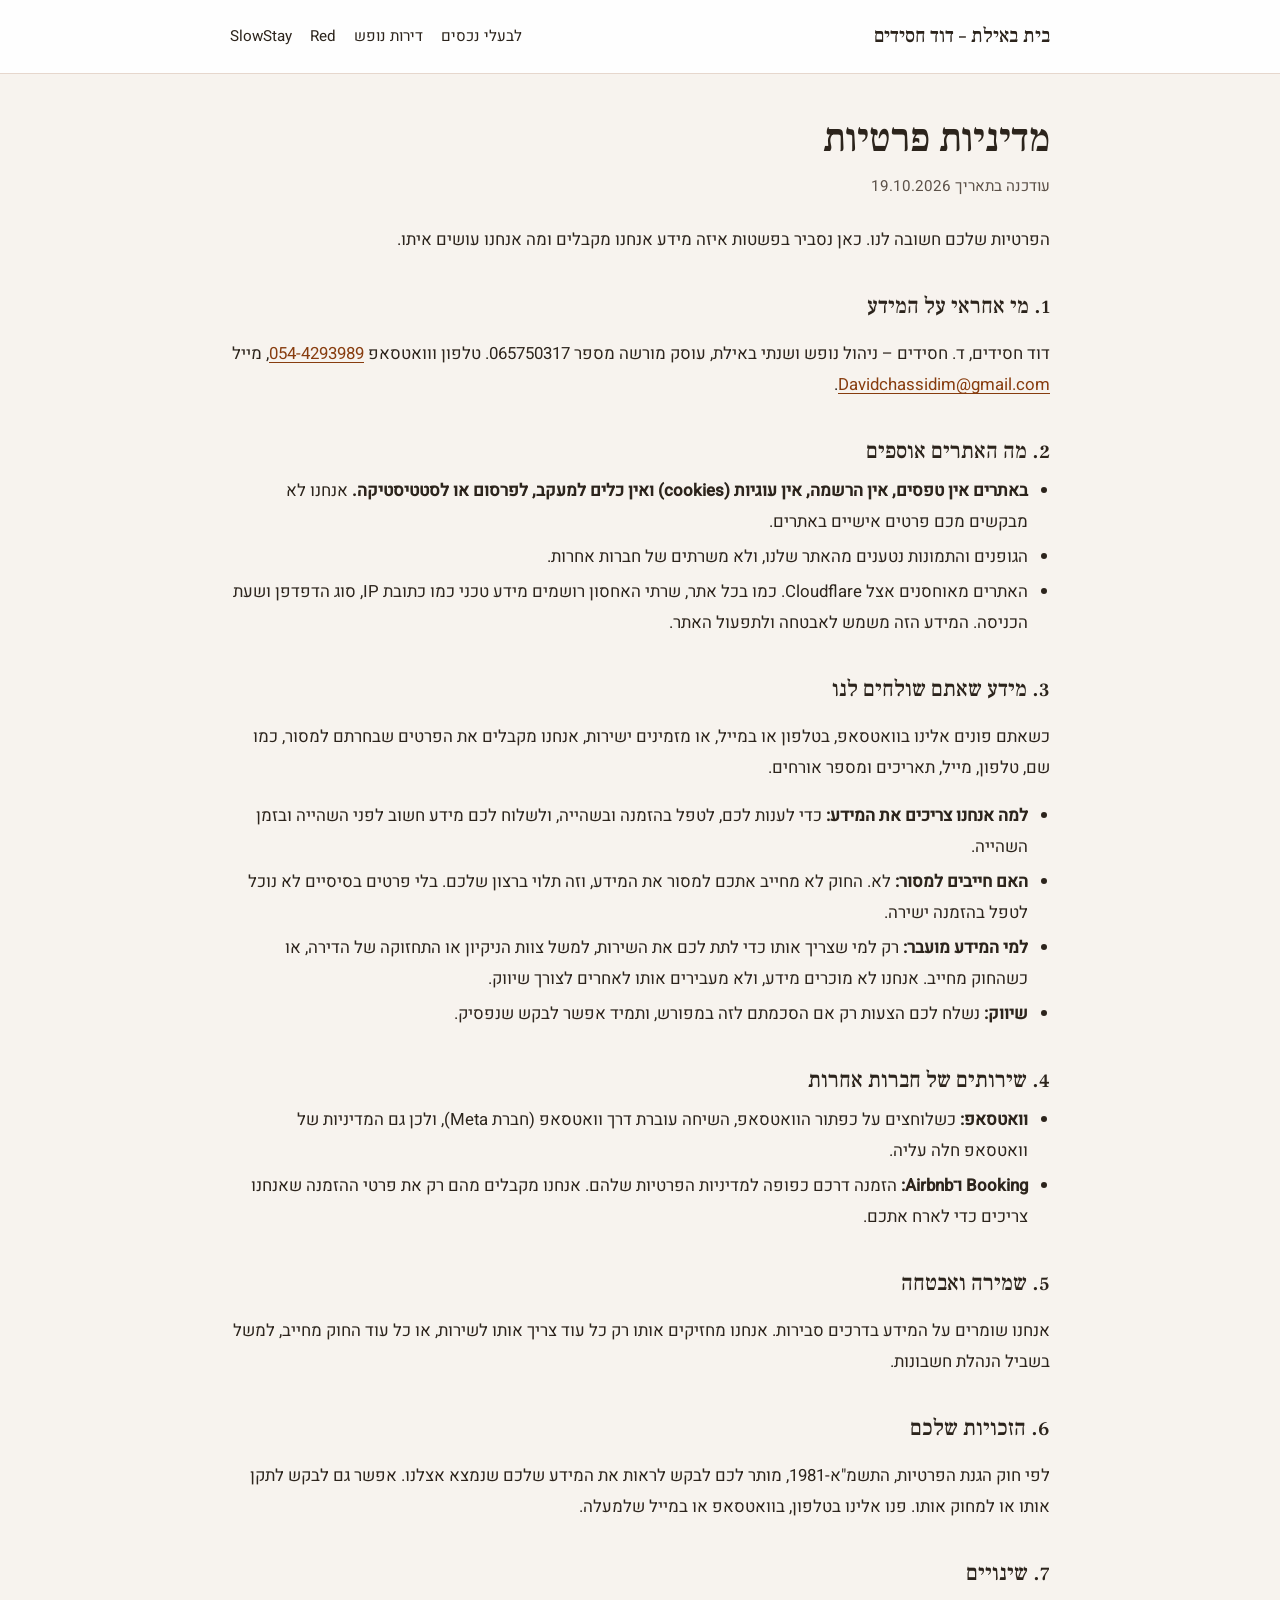
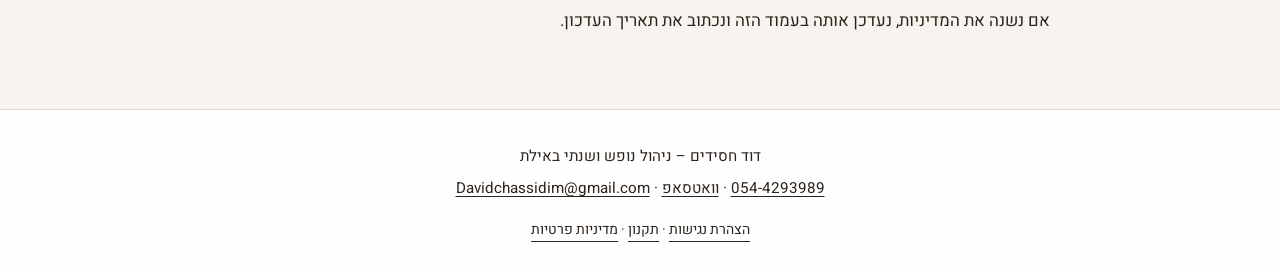
<file: privacy/index.html>
<!doctype html>
<html lang="he" dir="rtl">
<head>
<meta charset="utf-8">
<meta name="viewport" content="width=device-width, initial-scale=1">
<title>מדיניות פרטיות | בית באילת – דוד חסידים</title>
<meta name="description" content="מדיניות הפרטיות של האתרים של בית באילת – דוד חסידים">
<link rel="canonical" href="https://davidchassidim-cyber.github.io/Eilat-property-management-/privacy/">
<link rel="icon" href="../favicon.ico">
<link rel="stylesheet" href="../fonts/owners.css">
<link rel="stylesheet" href="../a11y.css">
<style>
:root{color-scheme:light only;--ivory:#f7f3ee;--white:#fefefe;--ink:#2c241c;--muted:#5c5148;--copper:#873c0e;--line-soft:rgba(135,60,14,.2);--serif:"Frank Ruhl Libre","Times New Roman",serif;--sans:Heebo,"Segoe UI",Arial,sans-serif}
*{box-sizing:border-box}
html{background:var(--ivory)}
body{margin:0;background:var(--ivory);color:var(--ink);font-family:var(--sans);font-size:1.05rem;line-height:1.85}
a{color:var(--copper);text-underline-offset:3px}
:focus-visible{outline:2px solid var(--copper);outline-offset:3px}
.top{background:var(--white);border-bottom:1px solid var(--line-soft)}
.top .in{max-width:860px;margin:0 auto;padding:14px 20px;display:flex;flex-wrap:wrap;align-items:center;justify-content:space-between;gap:8px 20px}
.brand{font-family:var(--serif);font-size:1.25rem;font-weight:500;color:var(--ink);text-decoration:none;padding:4px 0}
.top nav{display:flex;flex-wrap:wrap;gap:4px 18px;font-size:.95rem}
.top nav a{color:var(--ink);text-decoration:none;border-bottom:1px solid transparent;padding:4px 0}
.top nav a:hover{border-bottom-color:var(--copper)}
main{max-width:860px;margin:0 auto;padding:40px 20px 56px}
h1{font-family:var(--serif);font-weight:500;font-size:clamp(1.9rem,4vw,2.5rem);line-height:1.25;margin:0 0 8px}
h2{font-family:var(--serif);font-weight:500;font-size:1.4rem;line-height:1.35;margin:36px 0 8px}
.updated{color:var(--muted);margin:0 0 24px;font-size:.95rem}
p,li{color:var(--ink)}
ul{padding-inline-start:1.3em;margin:8px 0}
li{margin:4px 0}
.box{background:var(--white);border:1px solid var(--line-soft);padding:18px 22px;margin:16px 0}
.box p{margin:4px 0}
footer{border-top:1px solid var(--line-soft);background:var(--white);text-align:center;padding:28px 20px;color:var(--muted);font-size:.95rem}
footer p{margin:4px 0}
footer a{color:inherit}
</style>
</head>
<body>
<a class="skip-link" href="#main">דלג לתוכן הראשי</a>
<header class="top"><div class="in">
<a class="brand" href="../">בית באילת – דוד חסידים</a>
<nav aria-label="האתרים שלנו"><a href="../">לבעלי נכסים</a><a href="../guests-preview/">דירות נופש</a><a href="../red/" lang="en">Red</a><a href="../slowstay/" lang="en">SlowStay</a></nav>
</div></header>
<main id="main" tabindex="-1">
<h1>מדיניות פרטיות</h1>
<p class="updated">עודכנה בתאריך 19.10.2026</p>
<p>הפרטיות שלכם חשובה לנו. כאן נסביר בפשטות איזה מידע אנחנו מקבלים ומה אנחנו עושים איתו.</p>

<h2>1. מי אחראי על המידע</h2>
<p>דוד חסידים, ד. חסידים – ניהול נופש ושנתי באילת, עוסק מורשה מספר 065750317. טלפון ווואטסאפ <a href="tel:0544293989">054-4293989</a>, מייל <a href="mailto:Davidchassidim@gmail.com">Davidchassidim@gmail.com</a>.</p>

<h2>2. מה האתרים אוספים</h2>
<ul>
<li><strong>באתרים אין טפסים, אין הרשמה, אין עוגיות (<span lang="en">cookies</span>) ואין כלים למעקב, לפרסום או לסטטיסטיקה.</strong> אנחנו לא מבקשים מכם פרטים אישיים באתרים.</li>
<li>הגופנים והתמונות נטענים מהאתר שלנו, ולא משרתים של חברות אחרות.</li>
<li>האתרים מאוחסנים אצל <span lang="en">Cloudflare</span>. כמו בכל אתר, שרתי האחסון רושמים מידע טכני כמו כתובת IP, סוג הדפדפן ושעת הכניסה. המידע הזה משמש לאבטחה ולתפעול האתר.</li>
</ul>

<h2>3. מידע שאתם שולחים לנו</h2>
<p>כשאתם פונים אלינו בוואטסאפ, בטלפון או במייל, או מזמינים ישירות, אנחנו מקבלים את הפרטים שבחרתם למסור, כמו שם, טלפון, מייל, תאריכים ומספר אורחים.</p>
<ul>
<li><strong>למה אנחנו צריכים את המידע:</strong> כדי לענות לכם, לטפל בהזמנה ובשהייה, ולשלוח לכם מידע חשוב לפני השהייה ובזמן השהייה.</li>
<li><strong>האם חייבים למסור:</strong> לא. החוק לא מחייב אתכם למסור את המידע, וזה תלוי ברצון שלכם. בלי פרטים בסיסיים לא נוכל לטפל בהזמנה ישירה.</li>
<li><strong>למי המידע מועבר:</strong> רק למי שצריך אותו כדי לתת לכם את השירות, למשל צוות הניקיון או התחזוקה של הדירה, או כשהחוק מחייב. אנחנו לא מוכרים מידע, ולא מעבירים אותו לאחרים לצורך שיווק.</li>
<li><strong>שיווק:</strong> נשלח לכם הצעות רק אם הסכמתם לזה במפורש, ותמיד אפשר לבקש שנפסיק.</li>
</ul>

<h2>4. שירותים של חברות אחרות</h2>
<ul>
<li><strong>וואטסאפ:</strong> כשלוחצים על כפתור הוואטסאפ, השיחה עוברת דרך וואטסאפ (חברת <span lang="en">Meta</span>), ולכן גם המדיניות של וואטסאפ חלה עליה.</li>
<li><strong><span lang="en">Booking</span> ו־<span lang="en">Airbnb</span>:</strong> הזמנה דרכם כפופה למדיניות הפרטיות שלהם. אנחנו מקבלים מהם רק את פרטי ההזמנה שאנחנו צריכים כדי לארח אתכם.</li>
</ul>

<h2>5. שמירה ואבטחה</h2>
<p>אנחנו שומרים על המידע בדרכים סבירות. אנחנו מחזיקים אותו רק כל עוד צריך אותו לשירות, או כל עוד החוק מחייב, למשל בשביל הנהלת חשבונות.</p>

<h2>6. הזכויות שלכם</h2>
<p>לפי חוק הגנת הפרטיות, התשמ"א-1981, מותר לכם לבקש לראות את המידע שלכם שנמצא אצלנו. אפשר גם לבקש לתקן אותו או למחוק אותו. פנו אלינו בטלפון, בוואטסאפ או במייל שלמעלה.</p>

<h2>7. שינויים</h2>
<p>אם נשנה את המדיניות, נעדכן אותה בעמוד הזה ונכתוב את תאריך העדכון.</p>

</main>
<footer>
<p>דוד חסידים – ניהול נופש ושנתי באילת</p>
<p><a href="tel:0544293989">054-4293989</a> · <a href="https://wa.me/972544293989" target="_blank" rel="noopener">וואטסאפ<span class="sr-only"> (נפתח בחלון חדש)</span></a> · <a href="mailto:Davidchassidim@gmail.com">Davidchassidim@gmail.com</a></p>
<p class="footer-legal"><a href="../accessibility/">הצהרת נגישות</a><span aria-hidden="true"> · </span><a href="../terms/">תקנון</a><span aria-hidden="true"> · </span><a href="../privacy/">מדיניות פרטיות</a></p>
</footer>
</body>
</html>
</file>
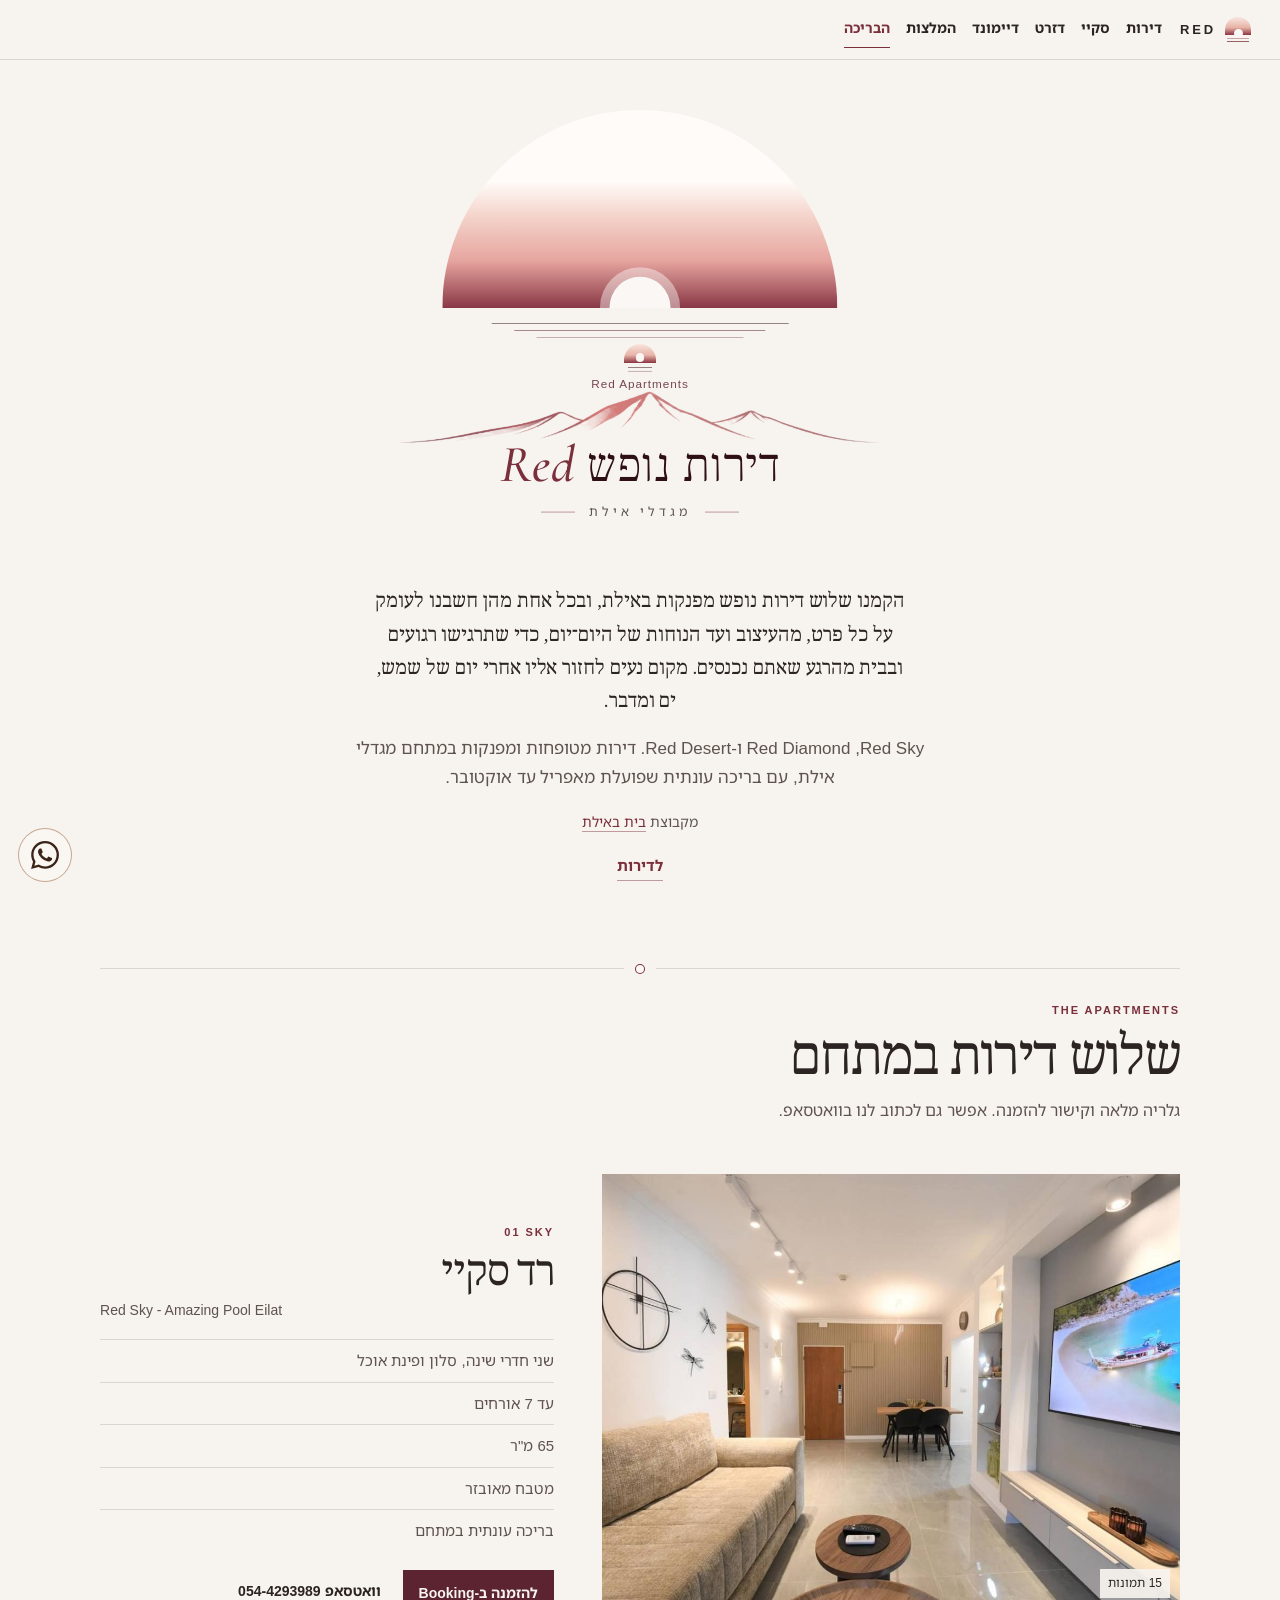
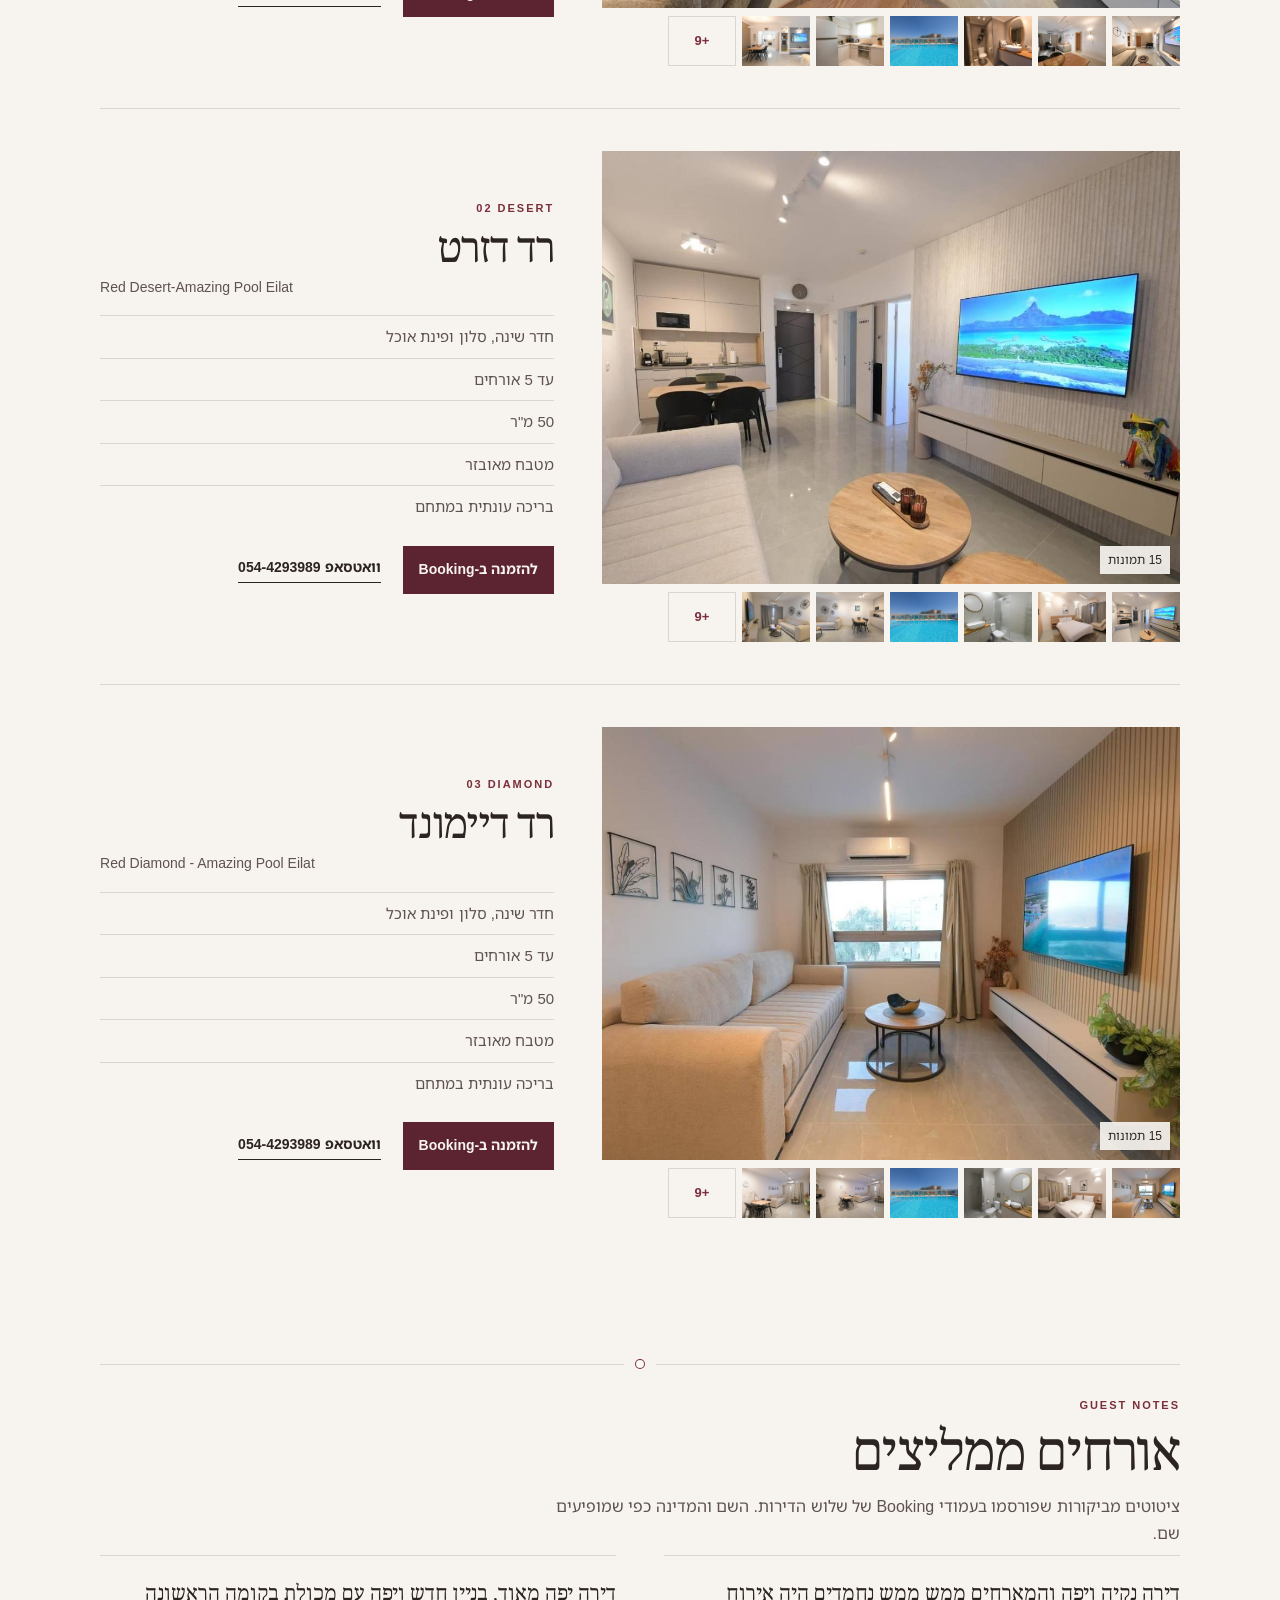
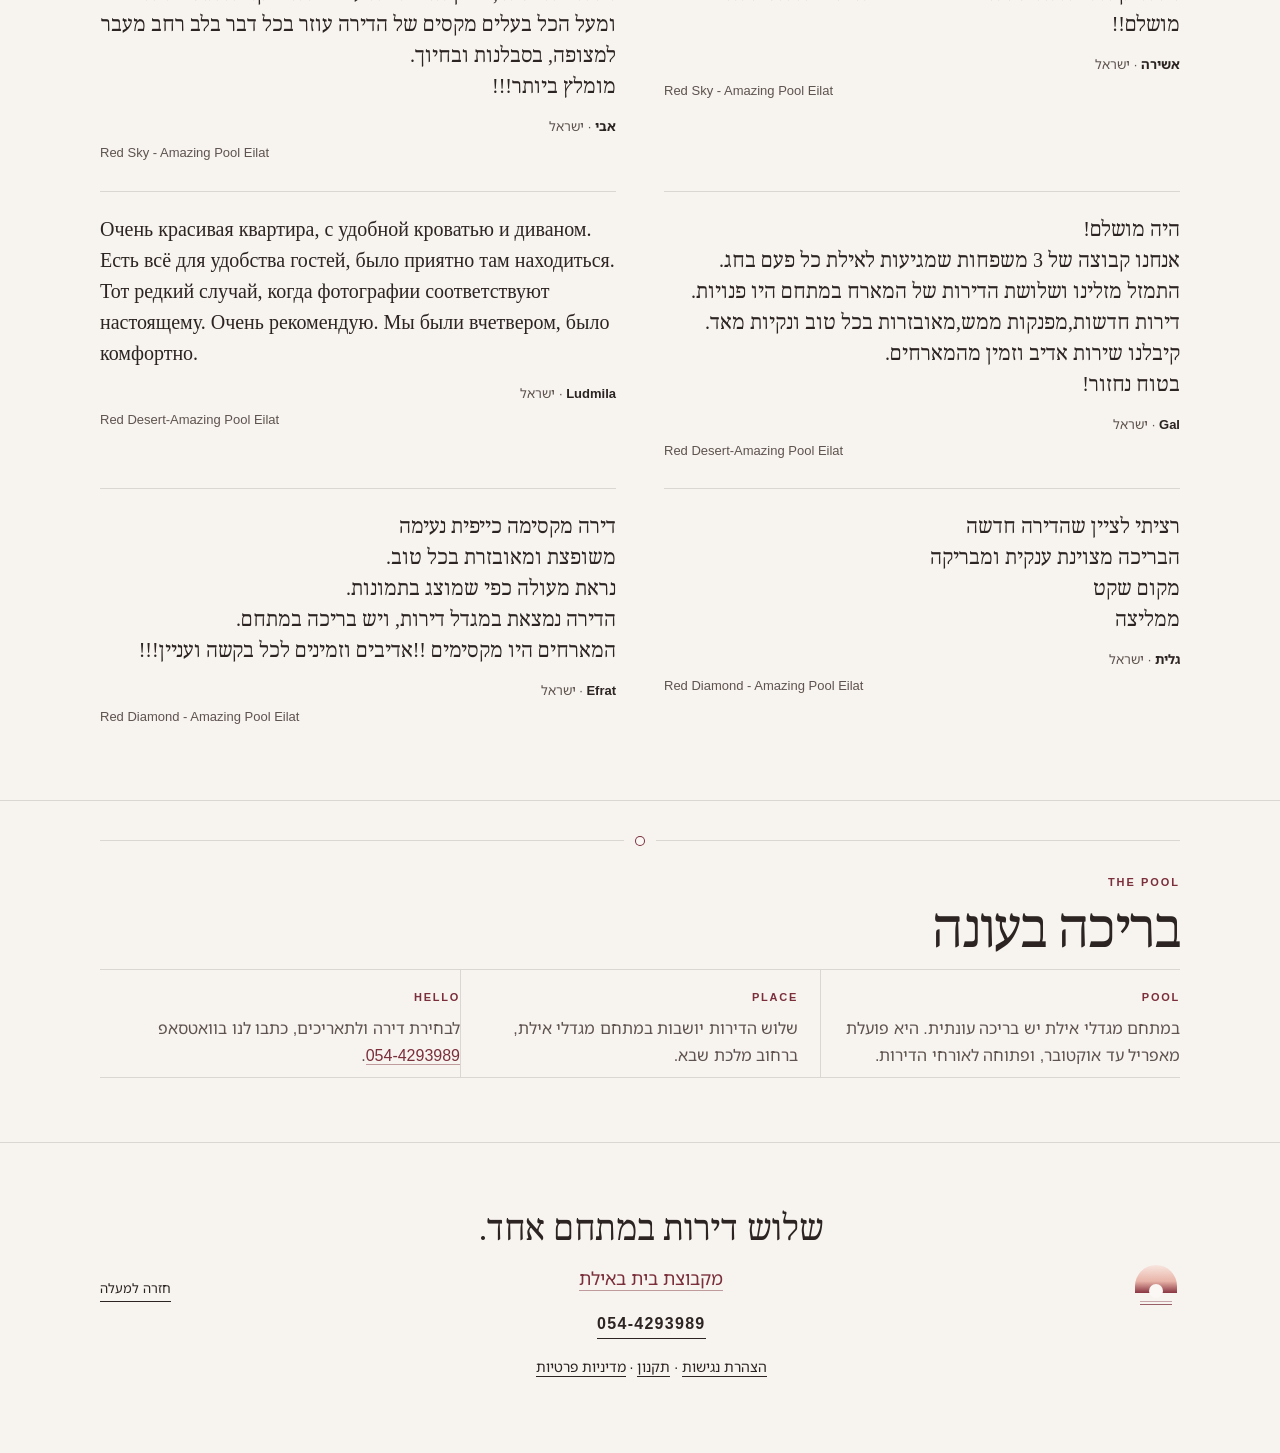
<file: red/index.html>
<!DOCTYPE html>
<html lang="he" dir="rtl">
<head>
<meta charset="utf-8">
<meta name="viewport" content="width=device-width, initial-scale=1">
<title>Red Apartments</title>
<meta name="description" content="Red Sky, Red Diamond ו-Red Desert — שלוש דירות נופש במתחם מגדלי אילת, עם בריכה עונתית מאפריל עד אוקטובר.">
<meta name="robots" content="index,follow">
<link rel="canonical" href="https://davidchassidim-cyber.github.io/Eilat-property-management-/red/">
<meta property="og:title" content="Red Apartments">
<meta property="og:description" content="שלוש דירות נופש במתחם מגדלי אילת. Red Sky, Red Diamond ו-Red Desert.">
<meta property="og:type" content="website">
<meta property="og:locale" content="he_IL">
<meta property="og:url" content="https://davidchassidim-cyber.github.io/Eilat-property-management-/red/">
<meta property="og:image" content="https://davidchassidim-cyber.github.io/Eilat-property-management-/guests-preview/img/16599413/01.jpg">
<meta property="og:site_name" content="Red Apartments">
<meta name="twitter:card" content="summary_large_image">
<meta name="twitter:title" content="Red Apartments">
<meta name="twitter:description" content="שלוש דירות נופש במתחם מגדלי אילת.">
<meta name="twitter:image" content="https://davidchassidim-cyber.github.io/Eilat-property-management-/guests-preview/img/16599413/01.jpg">
<meta name="theme-color" content="#f7f3ef">
<link rel="icon" href="mark.svg">
<link rel="stylesheet" href="../fonts/noto.css">
<link rel="stylesheet" href="../a11y.css">
<script type="application/ld+json">
{
  "@context": "https://schema.org",
  "@type": "LodgingBusiness",
  "name": "Red Apartments",
  "url": "https://davidchassidim-cyber.github.io/Eilat-property-management-/red/",
  "telephone": "+972544293989",
  "address": {
    "@type": "PostalAddress",
    "streetAddress": "מלכת שבא 5",
    "addressLocality": "אילת",
    "addressCountry": "IL"
  }
}
</script>
<style>
:root {
  --ink: #2c2422;
  --muted: #5e534e;
  --burgundy: #7a2f3b;
  --deep: #5c2430;
  --paper: #f7f3ef;
  --paper-2: #fbf8f6;
  --line: rgba(44, 36, 34, .14);
  --sun: #fbf7f4;
  color-scheme: light only;
}
* { box-sizing: border-box; }
html { scroll-behavior: smooth; scroll-padding-top: 72px; background: var(--paper); overflow-x: clip; }
body {
  margin: 0;
  color: var(--ink);
  background: var(--paper);
  font-family: Arial, "Noto Sans Hebrew", sans-serif;
  font-size: 16px;
  line-height: 1.7;
}
img { max-width: 100%; }
a { color: inherit; text-decoration: none; }
button { font: inherit; color: inherit; }
h1, h2, h3, .quote blockquote, footer .line, .markline {
  font-family: Georgia, "Times New Roman", "Noto Serif Hebrew", serif;
  font-weight: 400;
}
.wrap { width: min(1080px, calc(100% - 32px)); margin-inline: auto; }
.kicker, .eyebrow {
  margin: 0;
  color: var(--burgundy);
  letter-spacing: .18em;
  font-size: 11px;
  font-weight: 700;
  direction: ltr;
  text-align: right;
}

.topnav {
  position: sticky;
  top: 0;
  z-index: 30;
  display: flex;
  align-items: center;
  gap: 18px;
  min-height: 60px;
  padding: 8px 16px;
  background: rgba(247, 243, 239, .94);
  border-bottom: 1px solid var(--line);
  backdrop-filter: blur(10px);
}
.brand {
  display: flex;
  align-items: center;
  gap: 8px;
  flex: none;
  font-weight: 700;
  letter-spacing: .22em;
  font-size: 13px;
  line-height: 1;
}
.topnav nav {
  display: flex;
  gap: 16px;
  min-width: 0;
  flex: 1;
  overflow-x: auto;
  scrollbar-width: none;
}
.topnav nav::-webkit-scrollbar { display: none; }
.topnav nav a {
  flex: none;
  padding: 6px 0;
  font-size: 14px;
  font-weight: 700;
  white-space: nowrap;
  border-bottom: 1px solid transparent;
}
.topnav nav a.on, .topnav nav a:hover { color: var(--burgundy); border-bottom-color: var(--burgundy); }

.mark {
  position: relative;
  display: inline-block;
  width: 28px;
  height: 26px;
  flex: none;
}
.mark::before {
  content: "";
  position: absolute;
  inset: 0 1px 8px;
  border-radius: 14px 14px 0 0;
  background: linear-gradient(180deg, #f8e6df 0%, #e8b4a8 58%, #8a3542 100%);
}
.mark::after {
  content: "";
  position: absolute;
  left: 3px;
  right: 3px;
  bottom: 1px;
  height: 1px;
  background: rgba(122, 47, 59, .75);
  box-shadow: 0 -3px 0 rgba(122, 47, 59, .4);
}
.mark i {
  position: absolute;
  left: 50%;
  bottom: 5px;
  width: 9px;
  height: 9px;
  margin-left: -4.5px;
  border-radius: 50%;
  background: var(--sun);
}

.hero { padding: calc(min(560px, 100vw) * 0.1773) 0 28px; overflow: visible; }
.hero-frame {
  width: min(560px, 100%);
  margin: 0 auto;
  container-type: inline-size;
}
.hero-stage {
  --w: 100cqi;
  position: relative;
  height: calc(100cqi * 0.72);
}
.sunset {
  position: absolute;
  z-index: 0;
  left: 50%;
  width: calc(var(--w) * 0.706);
  height: calc(var(--w) * 0.353);
  top: calc(var(--w) * -0.0873);
  margin: 0;
  transform: translateX(-50%);
  pointer-events: none;
  overflow: hidden;
}
.sunset-sky {
  position: absolute;
  inset: 0;
  border-radius: 999px 999px 0 0;
  background: linear-gradient(180deg, #fffbf8 0%, #fffbf8 36%, #f4d3ca 54%, #e6a59f 76%, #893745 100%);
}
.sunset-sun {
  position: absolute;
  left: 50%;
  bottom: 0;
  width: calc(var(--w) * 0.11);
  height: calc(var(--w) * 0.11);
  transform: translate(-50%, 50%);
  border-radius: 50%;
  background: #fbf7f4;
  box-shadow: 0 0 0 calc(var(--w) * 0.017) rgba(251, 247, 244, .45);
}
.horizons span {
  position: absolute;
  left: 50%;
  height: 1px;
  transform: translateX(-50%);
}
.horizons span:nth-child(1) { top: calc(var(--w) * 0.2921); width: calc(var(--w) * 0.5296); background: #958182; }
.horizons span:nth-child(2) { top: calc(var(--w) * 0.3046); width: calc(var(--w) * 0.449); background: #a6888a; }
.horizons span:nth-child(3) { top: calc(var(--w) * 0.3176); width: calc(var(--w) * 0.3696); background: #c7afaf; }
.markline {
  position: absolute;
  left: 0;
  right: 0;
  top: calc(var(--w) * 0.3306);
  display: flex;
  justify-content: center;
  margin: 0;
  height: calc(var(--w) * 0.05);
}
.markline .mark { width: calc(var(--w) * 0.0571); height: calc(var(--w) * 0.05); }
.markline .mark::before {
  inset: 0 0 auto;
  height: calc(var(--w) * 0.0342);
  border-radius: 999px 999px 0 0;
}
.markline .mark i {
  width: calc(var(--w) * 0.016);
  height: calc(var(--w) * 0.016);
  margin-left: calc(var(--w) * -0.008);
  bottom: calc(var(--w) * 0.018);
}
.markline .mark::after {
  left: 12%;
  right: 12%;
  bottom: auto;
  top: calc(var(--w) * 0.0416);
  background: #958182;
  box-shadow: 0 calc(var(--w) * 0.007) 0 #c7afaf;
}
.brand-tag {
  position: absolute;
  left: 0;
  right: 0;
  top: calc(var(--w) * 0.4069);
  margin: 0;
  transform: translateY(-0.733em);
  color: #774650;
  letter-spacing: 0.08em;
  font-family: Arial, "Noto Sans Hebrew", sans-serif;
  font-size: calc(var(--w) * 0.021);
  font-weight: 500;
  line-height: 1;
  text-align: center;
  direction: ltr;
}
.mountains {
  position: absolute;
  left: 0;
  top: calc(var(--w) * 0.409);
  width: 100%;
  height: calc(var(--w) * 0.104228);
  pointer-events: none;
}
.hero-stage h1 { position: static; margin: 0; }
.h1-main {
  position: absolute;
  left: 0;
  right: 0;
  top: calc(var(--w) * 0.569);
  margin: 0;
  transform: translateY(-0.808em);
  font-family: Georgia, "Times New Roman", "Noto Serif Hebrew", serif;
  font-size: calc(var(--w) * 0.092);
  font-weight: 700;
  line-height: 1;
  letter-spacing: -0.01em;
  text-align: center;
  color: #2e0f14;
}
.h1-sub {
  position: absolute;
  left: 0;
  right: 0;
  top: calc(var(--w) * 0.6167);
  margin: 0;
  transform: translateY(-0.826em);
  font-family: Arial, "Noto Sans Hebrew", sans-serif;
  font-weight: 400;
  font-size: calc(var(--w) * 0.031);
  line-height: 1;
  letter-spacing: 0;
  text-align: center;
  color: #2f1a1c;
}
.hero-rest { text-align: center; margin-top: 22px; }
.lead { margin: 0 auto; max-width: 38rem; color: var(--muted); font-size: 17px; }
.home-line { margin: 18px 0 0; color: var(--muted); font-size: 14px; }
.home-line a, .textlink {
  color: var(--burgundy);
  border-bottom: 1px solid rgba(122, 47, 59, .45);
  padding-bottom: 1px;
}
.textlink {
  display: inline-block;
  margin-top: 18px;
  font-weight: 700;
  font-size: 15px;
}

.horizon {
  display: flex;
  align-items: center;
  gap: 12px;
  margin: 8px 0 28px;
}
.horizon span { flex: 1; height: 1px; background: var(--line); }
.horizon i {
  width: 8px;
  height: 8px;
  border-radius: 50%;
  background: var(--sun);
  box-shadow: 0 0 0 1px var(--burgundy);
  flex: none;
}

section { padding: 28px 0 64px; }
.section-head { max-width: 40rem; margin-bottom: 8px; }
.section-head h2, .practical h2 {
  margin: 8px 0 10px;
  letter-spacing: -.03em;
  font-size: clamp(32px, 6vw, 52px);
  line-height: 1.15;
}
.section-intro { margin: 0; color: var(--muted); }

.stay { min-width: 0; padding: 28px 0; }
.stay + .stay { border-top: 1px solid var(--line); }
.stay-visual, .stay-copy { min-width: 0; max-width: 100%; }
.stay-shot {
  position: relative;
  display: block;
  width: 100%;
  aspect-ratio: 4 / 3;
  padding: 0;
  border: 0;
  background: #eadfd8;
  cursor: pointer;
  overflow: hidden;
}
.stay-shot img, .stay-thumbs img { width: 100%; height: 100%; object-fit: cover; display: block; }
.stay-count {
  position: absolute;
  bottom: 10px;
  inset-inline-start: 10px;
  background: rgba(247, 243, 239, .92);
  color: var(--ink);
  padding: 4px 8px;
  font-size: 12px;
}
.stay-thumbs {
  display: flex;
  gap: 6px;
  margin-top: 8px;
  max-width: 100%;
  overflow-x: auto;
  scrollbar-width: none;
}
.stay-thumbs::-webkit-scrollbar { display: none; }
.stay-thumbs button {
  width: 68px;
  height: 50px;
  padding: 0;
  border: 0;
  background: #eadfd8;
  cursor: pointer;
  overflow: hidden;
  flex: none;
}
.stay-thumbs .more {
  display: flex;
  align-items: center;
  justify-content: center;
  background: transparent;
  border: 1px solid var(--line);
  color: var(--burgundy);
  font-weight: 700;
  font-size: 13px;
}
.stay-copy h3 { margin: 8px 0 4px; font-size: clamp(28px, 4vw, 40px); letter-spacing: -.03em; line-height: 1.15; }
.stay-en { margin: 0; color: var(--muted); font-size: 14px; overflow-wrap: anywhere; }
.facts { margin: 16px 0 0; padding: 0; list-style: none; }
.facts li { border-top: 1px solid var(--line); padding: 8px 0; color: var(--muted); font-size: 15px; }
.actions { display: flex; flex-wrap: wrap; align-items: center; gap: 14px 22px; margin-top: 18px; }
.book {
  display: inline-flex;
  align-items: center;
  justify-content: center;
  min-height: 46px;
  padding: 12px 16px;
  background: var(--deep);
  color: var(--paper);
  font-weight: 700;
  font-size: 14px;
}
.book:hover { background: var(--burgundy); }
.wa {
  font-weight: 700;
  font-size: 14px;
  border-bottom: 1px solid var(--ink);
  padding-bottom: 2px;
}
.wa:hover { color: var(--burgundy); border-bottom-color: var(--burgundy); }

.quotes { display: grid; gap: 18px; }
.quote {
  margin: 0;
  padding: 22px 0 8px;
  border-top: 1px solid var(--line);
  min-width: 0;
}
.quote blockquote { margin: 0; font-size: 20px; line-height: 1.55; }
.quote blockquote p { margin: 0; }
.quote figcaption { margin-top: 14px; color: var(--muted); font-size: 13px; }
.quote .who { color: var(--ink); font-weight: 700; }
.quote .apt { display: block; margin-top: 4px; overflow-wrap: anywhere; }

.practical { border-top: 1px solid var(--line); }
.facts-grid { display: grid; border-top: 1px solid var(--line); }
.facts-grid article { padding: 18px 0 8px; border-bottom: 1px solid var(--line); min-width: 0; }
.facts-grid span {
  display: block;
  margin-bottom: 8px;
  color: var(--burgundy);
  letter-spacing: .16em;
  font-size: 11px;
  font-weight: 700;
  direction: ltr;
  text-align: right;
}
.facts-grid p { margin: 0; color: var(--muted); }
.facts-grid a { color: var(--burgundy); border-bottom: 1px solid rgba(122, 47, 59, .45); }

footer { border-top: 1px solid var(--line); padding: 56px 0 72px; }
.foot {
  display: grid;
  justify-items: center;
  text-align: center;
  gap: 8px;
}
footer .mark { width: 48px; height: 42px; }
footer .mark::before { inset: 0 3px 14px; border-radius: 24px 24px 0 0; }
footer .mark i { width: 14px; height: 14px; margin-left: -7px; bottom: 9px; }
footer .mark::after { left: 8px; right: 8px; bottom: 2px; }
footer .line { margin: 8px 0 0; font-size: clamp(26px, 4vw, 34px); line-height: 1.3; }
footer .from-house, footer .managed-by { margin: 12px auto 0; max-width: 28rem; color: var(--muted); }
footer .from-house { font-size: 18px; }
footer a { color: var(--burgundy); border-bottom: 1px solid rgba(122, 47, 59, .45); padding-bottom: 1px; }
.foot-phone { display: inline-block; margin-top: 16px; letter-spacing: .08em; font-weight: 700; color: var(--ink); border-bottom-color: var(--ink); }
.foot-top { display: inline-block; margin-top: 18px; color: var(--ink); border-bottom-color: var(--ink); font-size: 13px; }

.wa-float {
  position: fixed;
  z-index: 40;
  left: 16px;
  bottom: 16px;
  width: 52px;
  height: 52px;
  display: flex;
  align-items: center;
  justify-content: center;
  background: var(--deep);
  color: var(--paper);
}
.wa-float svg { width: 26px; height: 26px; display: block; }
.wa-float:hover { background: var(--burgundy); }

.lb {
  position: fixed;
  inset: 0;
  z-index: 80;
  background: #2c2422;
  color: var(--paper);
  display: flex;
  flex-direction: column;
}
.lb[hidden] { display: none; }
.lb-bar { display: flex; align-items: center; justify-content: space-between; gap: 12px; padding: 14px 16px; font-size: 14px; }
.lb-title { margin: 0; font-weight: 700; overflow-wrap: anywhere; }
.lb-count { letter-spacing: .06em; font-variant-numeric: tabular-nums; flex: none; }
.lb-x { border: 0; background: transparent; color: inherit; cursor: pointer; font-weight: 700; padding: 6px 2px; }
.lb-stage {
  flex: 1;
  min-height: 0;
  display: grid;
  grid-template-columns: 48px minmax(0, 1fr) 48px;
  align-items: center;
  touch-action: none;
}
.lb-stage img { max-width: 100%; max-height: calc(100dvh - 88px); width: auto; height: auto; justify-self: center; object-fit: contain; }
.lb-nav {
  width: 44px;
  height: 44px;
  margin: 0 auto;
  border: 0;
  background: transparent;
  color: var(--paper);
  cursor: pointer;
  display: flex;
  align-items: center;
  justify-content: center;
}
.lb-nav svg { width: 26px; height: 26px; }
html.lb-open, html.lb-open body { overflow: hidden; }
a:focus-visible, button:focus-visible { outline: 2px solid var(--burgundy); outline-offset: 3px; }

@media (min-width: 800px) {
  .wrap { width: min(1080px, calc(100% - 64px)); }
  .topnav { padding-inline: 28px; }
  .hero { padding-bottom: 48px; }
  .stay {
    display: grid;
    grid-template-columns: minmax(0, 1.12fr) minmax(0, .88fr);
    gap: 48px;
    align-items: center;
    padding: 42px 0;
  }
  .quotes { grid-template-columns: 1fr 1fr; column-gap: 48px; }
  .facts-grid { grid-template-columns: repeat(3, minmax(0, 1fr)); }
  .facts-grid article { padding-inline-end: 22px; }
  .facts-grid article:not(:last-child) { border-inline-end: 1px solid var(--line); padding-inline-start: 22px; }
  .facts-grid article:first-child { padding-inline-start: 0; }
  .foot { grid-template-columns: auto minmax(0, 1fr) auto; align-items: center; text-align: center; gap: 24px; }
  .foot-mark { justify-self: start; }
  .foot-top { justify-self: end; margin-top: 0; }
}
@media (max-width: 799px) {
  .actions { flex-direction: column; align-items: flex-start; }
  .book { width: 100%; }
}
@media (prefers-reduced-motion: reduce) {
  html { scroll-behavior: auto; }
}
@media (prefers-color-scheme: dark) {
  html, body { background: #f7f3ef !important; color: #2c2422 !important; }
  img { filter: none !important; }
}
</style>
<style id="red-intro">
.hero-intro{margin:0 auto 18px;max-width:34rem;color:var(--ink);font-family:Georgia,"Times New Roman","Noto Serif Hebrew",serif;font-size:19px;line-height:1.75;text-wrap:pretty}
@media(max-width:600px){.hero-intro{font-size:17.5px;line-height:1.7;padding-inline:4px}}
</style>
<style id="red-title-option">
@font-face{font-family:"Cormorant Garamond";font-style:normal;font-weight:500;font-display:swap;src:url(../fonts/cormorant-500.woff2) format("woff2")}
@font-face{font-family:"Cormorant Garamond";font-style:italic;font-weight:500;font-display:swap;src:url(../fonts/cormorant-500i.woff2) format("woff2")}
@font-face{font-family:"Frank Ruhl Libre";font-weight:300 900;font-display:swap;src:url(../fonts/frankruhllibre-j8_w6_fAw7jrcalD7oKYNX0QfAnPW7Ll4ajn.woff2) format("woff2");unicode-range:U+0590-05FF,U+200C-2010,U+FB1D-FB4F}
/* Option 1: quiet luxury */
.h1-main{font-family:"Frank Ruhl Libre",Georgia,serif;font-weight:300;letter-spacing:.01em;color:#2e0f14;font-size:calc(var(--w)*.086)}
.h1-main .h1-en{font-family:"Cormorant Garamond",Georgia,serif;font-style:italic;font-weight:500;color:#7a2f3b;letter-spacing:.02em;font-size:1.08em}
.h1-sub{top:calc(var(--w)*.637);font-size:calc(var(--w)*.0225);letter-spacing:.32em;color:#5e534e;display:flex;align-items:center;justify-content:center;gap:1.1em}
.h1-sub:before,.h1-sub:after{content:"";width:calc(var(--w)*.06);height:1px;background:rgba(122,47,59,.45)}
@media(max-width:700px){.h1-sub{font-size:12px}}
</style>
<!-- ANIM-DEMO START: gentle animations for red (remove this block and the ANIM-DEMO script block to revert) -->
<style id="anim-demo">
.stay-shot,.stay-thumbs button,.stay-thumbs img{background-color:#eadfd8}
@supports not ((backdrop-filter:blur(1px)) or (-webkit-backdrop-filter:blur(1px))){.topnav.anim-small{background:#f7f3ef}}
@media (prefers-reduced-motion: reduce){html{scroll-behavior:auto}}
@media (prefers-reduced-motion: no-preference){
html{scroll-behavior:smooth}
.book,.wa,.textlink,.topnav nav a,.foot-top,.foot-phone,.wa-float,.lb-nav,.lb-x,.footer-legal a,.home-line a{transition:translate .2s ease,scale .2s ease,box-shadow .22s ease,color .2s ease,border-color .2s ease,background-color .2s ease}
.book:hover,.wa:hover,.textlink:hover,.topnav nav a:hover,.foot-top:hover,.foot-phone:hover,.wa-float:hover,.lb-nav:hover,.lb-x:hover,.footer-legal a:hover,.home-line a:hover,.book:focus-visible,.wa:focus-visible,.textlink:focus-visible,.topnav nav a:focus-visible,.foot-top:focus-visible,.foot-phone:focus-visible,.wa-float:focus-visible,.lb-nav:focus-visible,.lb-x:focus-visible,.footer-legal a:focus-visible,.home-line a:focus-visible{translate:0 -2px}
.book:hover,.wa-float:hover,.lb-nav:hover,.lb-x:hover,.book:focus-visible,.wa-float:focus-visible,.lb-nav:focus-visible,.lb-x:focus-visible{box-shadow:0 6px 16px rgba(40,24,16,.14)}
.book:active,.wa:active,.textlink:active,.topnav nav a:active,.foot-top:active,.foot-phone:active,.wa-float:active,.lb-nav:active,.lb-x:active,.footer-legal a:active,.home-line a:active{translate:0 0;scale:.98;box-shadow:none;transition-duration:.12s}
.stay-shot img{transition:scale .5s ease}.stay-shot:hover img,.stay-shot:focus-visible img{scale:1.04}
.topnav{transition:min-height .25s ease,padding .25s ease,background-color .25s ease,box-shadow .25s ease}
.topnav.anim-small{background:rgba(247,243,239,.84);-webkit-backdrop-filter:blur(12px) saturate(1.1);backdrop-filter:blur(12px) saturate(1.1);box-shadow:0 2px 12px rgba(40,24,16,.06)}
.topnav.anim-small{min-height:50px;padding-top:4px;padding-bottom:4px}
.js-anim .anim-pre{opacity:0;translate:0 10px}
.js-anim .anim-in{opacity:1;translate:none;transition:opacity .5s ease,translate .5s ease}
@keyframes anim-fab-pulse{0%{box-shadow:0 0 0 0 rgba(122,47,59,.28)}100%{box-shadow:0 0 0 14px rgba(122,47,59,0)}}
.wa-float.anim-pulse{animation:anim-fab-pulse 1.6s ease-out 1}
.js-anim .topnav nav{position:relative}
.js-anim .topnav nav a.on{border-bottom-color:transparent}
.anim-ind{position:absolute;bottom:0;height:1px;background:#7a2f3b;pointer-events:none;transition:left .3s ease,width .3s ease,opacity .2s ease}
}
</style>
<!-- ANIM-DEMO END (styles) -->
<!-- ANIM3 START: Red image zoom like guests + WhatsApp button like guests (remove this block to revert styles) -->
<style id="anim3">
.wa-float{left:18px;bottom:18px;width:54px;height:54px;padding:0;background:rgba(250,247,243,.94);color:#3a2418;border:1px solid rgba(128,56,8,.42);border-radius:50%;text-decoration:none;box-shadow:none;line-height:0}
.wa-float svg{width:28px;height:28px;display:block}
.wa-float:hover{background:rgba(250,247,243,.94);color:#6e3510;border-color:#8a4518}
.wa-float:focus-visible{outline:2px solid #8a4518;outline-offset:3px}
@media (prefers-reduced-motion: no-preference){
.stay-shot img,.stay-thumbs img{transition:transform .5s ease}
.stay-shot:hover img,.stay-shot:focus-visible img,.stay-thumbs button:hover img,.stay-thumbs button:focus-visible img{scale:none;transform:scale(1.04)}
.wa-float{transition:transform .2s ease,box-shadow .22s ease,color .2s ease,border-color .2s ease,background-color .2s ease}
.wa-float:hover,.wa-float:focus-visible{translate:none;transform:translateY(-2px);box-shadow:0 6px 16px rgba(42,24,14,.14)}
.wa-float:active{translate:none;scale:none;transform:translateY(0) scale(.98);box-shadow:none;transition-duration:.12s}
@keyframes anim3-fab-pulse{0%{box-shadow:0 0 0 0 rgba(176,106,62,.28)}100%{box-shadow:0 0 0 14px rgba(176,106,62,0)}}
.wa-float.anim-pulse{animation:anim3-fab-pulse 1.6s ease-out 1}
}
</style>
<!-- ANIM3 END -->
<!-- ANIM-LB START: Red lightbox pinch-zoom, pan, swipe, tap-outside, focus trap (remove both ANIM-LB blocks and restore the swipe code to revert) -->
<style id="anim-lb">
.lb-stage{position:relative;touch-action:none;overflow:hidden;user-select:none;-webkit-user-select:none}
.lb-stage img{transform-origin:0 0;will-change:transform;cursor:zoom-in;-webkit-user-drag:none;-webkit-touch-callout:none}
.lb.lb-zoomed .lb-stage img{cursor:grab}
.lb.lb-zoomed .lb-nav{opacity:.35}
.lb-x{padding:10px 4px;border-bottom:1px solid rgba(247,243,239,.45)}
.lb-x:hover{border-bottom-color:#f7f3ef}
.lb-x:focus-visible,.lb-nav:focus-visible{outline-color:#f7f3ef}
.lb-hint{margin:0;padding:0 16px 12px;text-align:center;font-size:12.5px;letter-spacing:.04em;color:#d9cfc9}
@media (max-width:700px){
.lb-stage{grid-template-columns:minmax(0,1fr)}
.lb-stage img{grid-column:1;grid-row:1;max-width:100vw}
.lb-nav{position:absolute;bottom:14px;z-index:2;width:48px;height:48px;border-radius:50%;background:rgba(44,36,34,.6);border:1px solid rgba(247,243,239,.35)}
#lb-prev{right:18px}#lb-next{left:18px}
}
@media (prefers-reduced-motion: no-preference){.lb-stage img.lb-ease{transition:transform .25s ease}}
</style>
<!-- ANIM-LB END (styles) -->
</head>
<body>
<a class="skip-link" href="#main">דלג לתוכן הראשי</a>
<header class="topnav">
<a class="brand" href="#top"><span class="mark" aria-hidden="true"><i></i></span>RED</a>
<nav aria-label="ניווט">
<a href="#apartments">דירות</a>
<a href="#apt-sky">סקיי</a>
<a href="#apt-desert">דזרט</a>
<a href="#apt-diamond">דיימונד</a>
<a href="#reviews">המלצות</a>
<a href="#pool">הבריכה</a>
</nav>
</header>
<main id="main" tabindex="-1">
<div class="hero" id="top">
<div class="hero-frame">
<div class="hero-stage">
<div class="sunset" aria-hidden="true">
<div class="sunset-sky"></div>
<div class="sunset-sun"></div>
</div>
<div class="horizons" aria-hidden="true"><span></span><span></span><span></span></div>
<p class="markline"><span class="mark" aria-hidden="true"><i></i></span></p>
<p class="brand-tag" lang="en">Red Apartments</p>
<img class="mountains" src="img/mountains.svg" alt="" width="473" height="49">
<h1>
<span class="h1-main" dir="rtl"><span class="h1-he">דירות נופש</span> <bdi class="h1-en" dir="ltr">Red</bdi></span>
<span class="h1-sub">מגדלי אילת</span>
</h1>
</div>
</div>
<div class="hero-rest wrap">
<p class="hero-intro">הקמנו שלוש דירות נופש מפנקות באילת, ובכל אחת מהן חשבנו לעומק על כל פרט, מהעיצוב ועד הנוחות של היום־יום, כדי שתרגישו רגועים ובבית מהרגע שאתם נכנסים. מקום נעים לחזור אליו אחרי יום של שמש, ים ומדבר.</p>
<p class="lead"><bdi>Red Sky</bdi>, <bdi>Red Diamond</bdi> ו-<bdi>Red Desert</bdi>. דירות מטופחות ומפנקות במתחם מגדלי אילת, עם בריכה עונתית שפועלת מאפריל עד אוקטובר.</p>
<p class="home-line">מקבוצת <a href="../guests-preview/">בית באילת</a></p>
<a class="textlink" href="#apartments">לדירות</a>
</div>
</div>

<section id="apartments" aria-labelledby="apartments-title">
<div class="wrap">
<div class="horizon" aria-hidden="true"><span></span><i></i><span></span></div>
<div class="section-head">
<p class="eyebrow" lang="en">THE APARTMENTS</p>
<h2 id="apartments-title">שלוש דירות במתחם</h2>
<p class="section-intro">גלריה מלאה וקישור להזמנה. אפשר גם לכתוב לנו בוואטסאפ.</p>
</div>

<article class="stay" id="apt-sky">
<div class="stay-visual" data-stay="sky" data-title="Red Sky - Amazing Pool Eilat">
<button type="button" class="stay-shot" data-open="0">
<img src="../guests-preview/img/16599413/01.jpg" alt="Red Sky - Amazing Pool Eilat">
<span class="stay-count">15 תמונות</span>
</button>
<div class="stay-thumbs"></div>
</div>
<div class="stay-copy">
<p class="eyebrow" lang="en"><span>01</span> SKY</p>
<h3>רד סקיי</h3>
<p class="stay-en" dir="ltr" lang="en">Red Sky - Amazing Pool Eilat</p>
<ul class="facts">
<li>שני חדרי שינה, סלון ופינת אוכל</li>
<li>עד 7 אורחים</li>
<li>65 מ"ר</li>
<li>מטבח מאובזר</li>
<li>בריכה עונתית במתחם</li>
</ul>
<div class="actions">
<a class="book" href="https://www.booking.com/hotel/il/red-sky-amazing-pool-eilat.html" target="_blank" rel="noopener">להזמנה ב-Booking<span class="sr-only"> (נפתח בחלון חדש)</span></a>
<a class="wa" href="https://wa.me/972544293989?text=%D7%A9%D7%9C%D7%95%D7%9D%2C%20%D7%90%D7%A9%D7%9E%D7%97%20%D7%9C%D7%A9%D7%9E%D7%95%D7%A2%20%D7%A2%D7%9C%20Red%20Sky%20-%20Amazing%20Pool%20Eilat" target="_blank" rel="noopener">וואטסאפ 054-4293989<span class="sr-only"> (נפתח בחלון חדש)</span></a>
</div>
</div>
</article>

<article class="stay" id="apt-desert">
<div class="stay-visual" data-stay="desert" data-title="Red Desert-Amazing Pool Eilat">
<button type="button" class="stay-shot" data-open="0">
<img src="../guests-preview/img/16607349/01.jpg" alt="Red Desert-Amazing Pool Eilat" loading="lazy">
<span class="stay-count">15 תמונות</span>
</button>
<div class="stay-thumbs"></div>
</div>
<div class="stay-copy">
<p class="eyebrow" lang="en"><span>02</span> DESERT</p>
<h3>רד דזרט</h3>
<p class="stay-en" dir="ltr" lang="en">Red Desert-Amazing Pool Eilat</p>
<ul class="facts">
<li>חדר שינה, סלון ופינת אוכל</li>
<li>עד 5 אורחים</li>
<li>50 מ"ר</li>
<li>מטבח מאובזר</li>
<li>בריכה עונתית במתחם</li>
</ul>
<div class="actions">
<a class="book" href="https://www.booking.com/hotel/il/red-diamond-amazing-pool-eilat.html" target="_blank" rel="noopener">להזמנה ב-Booking<span class="sr-only"> (נפתח בחלון חדש)</span></a>
<a class="wa" href="https://wa.me/972544293989?text=%D7%A9%D7%9C%D7%95%D7%9D%2C%20%D7%90%D7%A9%D7%9E%D7%97%20%D7%9C%D7%A9%D7%9E%D7%95%D7%A2%20%D7%A2%D7%9C%20Red%20Desert-Amazing%20Pool%20Eilat" target="_blank" rel="noopener">וואטסאפ 054-4293989<span class="sr-only"> (נפתח בחלון חדש)</span></a>
</div>
</div>
</article>

<article class="stay" id="apt-diamond">
<div class="stay-visual" data-stay="diamond" data-title="Red Diamond - Amazing Pool Eilat">
<button type="button" class="stay-shot" data-open="0">
<img src="../guests-preview/img/16702696/01.jpg" alt="Red Diamond - Amazing Pool Eilat" loading="lazy">
<span class="stay-count">15 תמונות</span>
</button>
<div class="stay-thumbs"></div>
</div>
<div class="stay-copy">
<p class="eyebrow" lang="en"><span>03</span> DIAMOND</p>
<h3>רד דיימונד</h3>
<p class="stay-en" dir="ltr" lang="en">Red Diamond - Amazing Pool Eilat</p>
<ul class="facts">
<li>חדר שינה, סלון ופינת אוכל</li>
<li>עד 5 אורחים</li>
<li>50 מ"ר</li>
<li>מטבח מאובזר</li>
<li>בריכה עונתית במתחם</li>
</ul>
<div class="actions">
<a class="book" href="https://www.booking.com/hotel/il/red-desert-amazing-pool-eilat.html" target="_blank" rel="noopener">להזמנה ב-Booking<span class="sr-only"> (נפתח בחלון חדש)</span></a>
<a class="wa" href="https://wa.me/972544293989?text=%D7%A9%D7%9C%D7%95%D7%9D%2C%20%D7%90%D7%A9%D7%9E%D7%97%20%D7%9C%D7%A9%D7%9E%D7%95%D7%A2%20%D7%A2%D7%9C%20Red%20Diamond%20-%20Amazing%20Pool%20Eilat" target="_blank" rel="noopener">וואטסאפ 054-4293989<span class="sr-only"> (נפתח בחלון חדש)</span></a>
</div>
</div>
</article>
</div>
</section>

<section id="reviews" aria-labelledby="reviews-title">
<div class="wrap">
<div class="horizon" aria-hidden="true"><span></span><i></i><span></span></div>
<div class="section-head">
<p class="eyebrow" lang="en">GUEST NOTES</p>
<h2 id="reviews-title">אורחים ממליצים</h2>
<p class="section-intro">ציטוטים מביקורות שפורסמו בעמודי Booking של שלוש הדירות. השם והמדינה כפי שמופיעים שם.</p>
</div>
<div class="quotes">
<figure class="quote">
<blockquote><p>דירה נקיה ויפה והמארחים ממש ממש נחמדים היה אירוח מושלם!!</p></blockquote>
<figcaption><span class="who">אשירה</span> · ישראל<span class="apt" dir="ltr" lang="en">Red Sky - Amazing Pool Eilat</span></figcaption>
</figure>
<figure class="quote">
<blockquote><p>דירה יפה מאוד, בניין חדש ויפה עם מכולת בקומה הראשונה ומעל הכל בעלים מקסים של הדירה עוזר בכל דבר בלב רחב מעבר למצופה, בסבלנות ובחיוך.<br>מומלץ ביותר!!!</p></blockquote>
<figcaption><span class="who">אבי</span> · ישראל<span class="apt" dir="ltr" lang="en">Red Sky - Amazing Pool Eilat</span></figcaption>
</figure>
<figure class="quote">
<blockquote><p>היה מושלם!<br>אנחנו קבוצה של 3 משפחות שמגיעות לאילת כל פעם בחג.<br>התמזל מזלינו ושלושת הדירות של המארח במתחם היו פנויות.<br>דירות חדשות,מפנקות ממש,מאובזרות בכל טוב ונקיות מאד.<br>קיבלנו שירות אדיב וזמין מהמארחים.<br>בטוח נחזור!</p></blockquote>
<figcaption><span class="who" lang="en">Gal</span> · ישראל<span class="apt" dir="ltr" lang="en">Red Desert-Amazing Pool Eilat</span></figcaption>
</figure>
<figure class="quote">
<blockquote lang="ru" dir="ltr"><p>Очень красивая квартира, с удобной кроватью и диваном. Есть всё для удобства гостей, было приятно там находиться. Тот редкий случай, когда фотографии соответствуют настоящему. Очень рекомендую. Мы были вчетвером, было комфортно.</p></blockquote>
<figcaption><span class="who" lang="en">Ludmila</span> · ישראל<span class="apt" dir="ltr" lang="en">Red Desert-Amazing Pool Eilat</span></figcaption>
</figure>
<figure class="quote">
<blockquote><p>רציתי לציין שהדירה חדשה<br>הבריכה מצוינת ענקית ומבריקה<br>מקום שקט<br>ממליצה</p></blockquote>
<figcaption><span class="who">גלית</span> · ישראל<span class="apt" dir="ltr" lang="en">Red Diamond - Amazing Pool Eilat</span></figcaption>
</figure>
<figure class="quote">
<blockquote><p>דירה מקסימה כייפית נעימה<br>משופצת ומאובזרת בכל טוב.<br>נראת מעולה כפי שמוצג בתמונות.<br>הדירה נמצאת במגדל דירות, ויש בריכה במתחם.<br>המארחים היו מקסימים !!אדיבים וזמינים לכל בקשה ועניין!!!</p></blockquote>
<figcaption><span class="who" lang="en">Efrat</span> · ישראל<span class="apt" dir="ltr" lang="en">Red Diamond - Amazing Pool Eilat</span></figcaption>
</figure>
</div>
</div>
</section>

<section class="practical" id="pool" aria-labelledby="pool-title">
<div class="wrap">
<div class="horizon" aria-hidden="true"><span></span><i></i><span></span></div>
<p class="eyebrow" lang="en">THE POOL</p>
<h2 id="pool-title">בריכה בעונה</h2>
<div class="facts-grid">
<article>
<span lang="en">POOL</span>
<p>במתחם מגדלי אילת יש בריכה עונתית. היא פועלת מאפריל עד אוקטובר, ופתוחה לאורחי הדירות.</p>
</article>
<article>
<span lang="en">PLACE</span>
<p>שלוש הדירות יושבות במתחם מגדלי אילת, ברחוב מלכת שבא.</p>
</article>
<article>
<span lang="en">HELLO</span>
<p>לבחירת דירה ולתאריכים, כתבו לנו בוואטסאפ <a href="https://wa.me/972544293989?text=%D7%A9%D7%9C%D7%95%D7%9D%2C%20%D7%90%D7%A9%D7%9E%D7%97%20%D7%9C%D7%A9%D7%9E%D7%95%D7%A2%20%D7%A2%D7%9C%20Red%20Apartments" target="_blank" rel="noopener">054-4293989<span class="sr-only"> (נפתח בחלון חדש)</span></a>.</p>
</article>
</div>
</div>
</section>
</main>
<footer>
<div class="foot wrap">
<div class="foot-mark"><span class="mark" aria-hidden="true"><i></i></span></div>
<div class="foot-copy">
<p class="line">שלוש דירות במתחם אחד.</p>
<p class="from-house"><a href="https://davidchassidim-cyber.github.io/Eilat-property-management-/guests-preview/">מקבוצת בית באילת</a></p>
<a class="foot-phone" href="tel:+972544293989">054-4293989</a>
<p class="footer-legal"><a href="../accessibility/">הצהרת נגישות</a><span aria-hidden="true"> · </span><a href="../terms/">תקנון</a><span aria-hidden="true"> · </span><a href="../privacy/">מדיניות פרטיות</a></p>
</div>
<a class="foot-top" href="#top">חזרה למעלה</a>
</div>
</footer>
<aside class="quick-contact" aria-label="יצירת קשר מהיר"><a class="wa-float" href="https://wa.me/972544293989?text=%D7%A9%D7%9C%D7%95%D7%9D%2C%20%D7%90%D7%A9%D7%9E%D7%97%20%D7%9C%D7%A9%D7%9E%D7%95%D7%A2%20%D7%A2%D7%9C%20Red%20Apartments" target="_blank" rel="noopener" aria-label="וואטסאפ (נפתח בחלון חדש)"><svg viewBox="0 0 24 24" width="28" height="28" aria-hidden="true" focusable="false"><path fill="currentColor" d="M17.472 14.382c-.297-.149-1.758-.867-2.03-.967-.273-.099-.471-.148-.67.15-.197.297-.767.966-.94 1.164-.173.199-.347.223-.644.075-.297-.15-1.255-.463-2.39-1.475-.883-.788-1.48-1.761-1.653-2.059-.173-.297-.018-.458.13-.606.134-.133.298-.347.446-.52.149-.174.198-.298.298-.497.099-.198.05-.371-.025-.52-.075-.149-.669-1.612-.916-2.207-.242-.579-.487-.5-.669-.51-.173-.008-.371-.01-.57-.01-.198 0-.52.074-.792.372-.272.297-1.04 1.016-1.04 2.479 0 1.462 1.065 2.875 1.213 3.074.149.198 2.096 3.2 5.077 4.487.709.306 1.262.489 1.694.625.712.227 1.36.195 1.871.118.571-.085 1.758-.719 2.006-1.413.248-.694.248-1.289.173-1.413-.074-.124-.272-.198-.57-.347m-5.421 7.403h-.004a9.87 9.87 0 01-5.031-1.378l-.361-.214-3.741.982.998-3.648-.235-.374a9.86 9.86 0 01-1.51-5.26c.001-5.45 4.436-9.884 9.888-9.884 2.64 0 5.122 1.03 6.988 2.898a9.825 9.825 0 012.893 6.994c-.003 5.45-4.435 9.884-9.885 9.884m8.413-18.297A11.815 11.815 0 0012.05 0C5.495 0 .16 5.335.157 11.892c0 2.096.547 4.142 1.588 5.945L.057 24l6.305-1.654a11.882 11.882 0 005.683 1.448h.005c6.554 0 11.89-5.335 11.893-11.893a11.821 11.821 0 00-3.48-8.413z"/></svg></a></aside>
<div class="lb" id="lb" hidden role="dialog" aria-modal="true" aria-labelledby="lb-title">
<div class="lb-bar">
<p class="lb-title" id="lb-title"></p>
<span class="lb-count" id="lb-count" dir="ltr"></span>
<button type="button" class="lb-x" id="lb-x">סגירה</button>
</div>
<div class="lb-stage" id="lb-stage">
<button type="button" class="lb-nav" id="lb-prev" aria-label="התמונה הקודמת"><svg viewBox="0 0 24 24" fill="none" stroke="currentColor" stroke-width="1.6" aria-hidden="true"><path d="M9 6l6 6-6 6"/></svg></button>
<img id="lb-img" alt="">
<button type="button" class="lb-nav" id="lb-next" aria-label="התמונה הבאה"><svg viewBox="0 0 24 24" fill="none" stroke="currentColor" stroke-width="1.6" aria-hidden="true"><path d="M15 6l-6 6 6 6"/></svg></button>
</div>
<p class="lb-hint" id="lb-hint">אפשר להגדיל בצביטה או בהקשה כפולה</p>
</div>
<script>
(function () {
  var ID = { sky: "16599413", desert: "16607349", diamond: "16702696" };
  var N = 15;
  function listOf(key) {
    var out = [];
    for (var i = 1; i <= N; i++) {
      out.push("../guests-preview/img/" + ID[key] + "/" + String(i).padStart(2, "0") + ".jpg");
    }
    return out;
  }
  var lb = document.getElementById("lb");
  var lbImg = document.getElementById("lb-img");
  var lbTitle = document.getElementById("lb-title");
  var lbCount = document.getElementById("lb-count");
  var current = null;
  var index = 0;
  var opener = null;
  function render() {
    var photos = listOf(current);
    lbImg.src = photos[index];
    lbImg.alt = lbTitle.textContent + ", תמונה " + (index + 1);
    lbCount.textContent = (index + 1) + " / " + photos.length;
  }
  function openLb(key, i, from) {
    current = key;
    index = i;
    opener = from || null;
    lbTitle.textContent = document.querySelector('[data-stay="' + key + '"]').getAttribute("data-title");
    render();
    lb.hidden = false;
    document.documentElement.classList.add("lb-open");
    document.getElementById("lb-x").focus();
  }
  function closeLb() {
    lb.hidden = true;
    document.documentElement.classList.remove("lb-open");
    lbImg.removeAttribute("src");
    if (opener) opener.focus();
  }
  function step(dir) {
    index = (index + dir + N) % N;
    render();
  }
  document.querySelectorAll(".stay-visual").forEach(function (el) {
    var key = el.getAttribute("data-stay");
    var title = el.getAttribute("data-title");
    var photos = listOf(key);
    var main = el.querySelector(".stay-shot");
    main.setAttribute("aria-label", "פתיחת גלריה: " + title + ", " + photos.length + " תמונות");
    main.addEventListener("click", function () { openLb(key, 0, main); });
    var row = el.querySelector(".stay-thumbs");
    var show = 6;
    for (var i = 0; i < show; i++) {
      (function (i) {
        var b = document.createElement("button");
        b.type = "button";
        b.setAttribute("aria-label", title + ": תמונה " + (i + 1) + " מתוך " + photos.length);
        var t = document.createElement("img");
        t.src = photos[i];
        t.alt = "";
        t.loading = "lazy";
        b.appendChild(t);
        b.addEventListener("click", function () { openLb(key, i, b); });
        row.appendChild(b);
      })(i);
    }
    var more = document.createElement("button");
    more.type = "button";
    more.className = "more";
    more.textContent = "+" + (photos.length - show);
    more.setAttribute("aria-label", title + ": עוד " + (photos.length - show) + " תמונות");
    more.addEventListener("click", function () { openLb(key, show, more); });
    row.appendChild(more);
  });
  document.getElementById("lb-x").addEventListener("click", closeLb);
  document.getElementById("lb-prev").addEventListener("click", function () { step(-1); });
  document.getElementById("lb-next").addEventListener("click", function () { step(1); });
  document.addEventListener("keydown", function (e) {
    if (lb.hidden) return;
    if (e.key === "Escape") { e.preventDefault(); closeLb(); }
    else if (e.key === "ArrowLeft") { e.preventDefault(); step(1); }
    else if (e.key === "ArrowRight") { e.preventDefault(); step(-1); }
  });
  /* swipe and zoom gestures: see ANIM-LB block */
  var navLinks = Array.prototype.slice.call(document.querySelectorAll(".topnav nav a"));
  var sections = navLinks.map(function (a) { return document.querySelector(a.getAttribute("href")); }).filter(Boolean);
  if ("IntersectionObserver" in window) {
    var io = new IntersectionObserver(function (entries) {
      entries.forEach(function (en) {
        if (!en.isIntersecting) return;
        navLinks.forEach(function (a) {
          var on = a.getAttribute("href") === "#" + en.target.id;
          a.classList.toggle("on", on);
          if (on) a.setAttribute("aria-current", "true");
          else a.removeAttribute("aria-current");
        });
      });
    }, { rootMargin: "-45% 0px -50% 0px", threshold: 0.01 });
    sections.forEach(function (s) { io.observe(s); });
  }
})();
</script>
<!-- ANIM-DEMO START (script) -->
<script id="anim-demo-js">
(function(){
if(!window.matchMedia||matchMedia('(prefers-reduced-motion: reduce)').matches||!('IntersectionObserver' in window))return;
document.documentElement.classList.add('js-anim');
var els=[].slice.call(document.querySelectorAll('.stay,.quote,.practical,.section-head'));
var io=new IntersectionObserver(function(es){es.forEach(function(e){if(e.isIntersecting){var c=e.target;io.unobserve(c);requestAnimationFrame(function(){c.classList.add('anim-in');c.classList.remove('anim-pre');});}});},{rootMargin:'0px 0px -8% 0px'});
els.forEach(function(c){if(c.parentElement&&c.parentElement.closest('.anim-pre'))return;var r=c.getBoundingClientRect();if(r.top<innerHeight&&r.bottom>0)return;c.classList.add('anim-pre');io.observe(c);});
setTimeout(function(){els.forEach(function(c){if(c.classList.contains('anim-pre')){c.classList.remove('anim-pre');c.classList.add('anim-in');}});},48000);
var top=document.querySelector('.topnav');
if(top){var small=false,tick=false;function hs(){tick=false;var y=scrollY;if(!small&&y>80){small=true;top.classList.add('anim-small')}else if(small&&y<20){small=false;top.classList.remove('anim-small')}}addEventListener('scroll',function(){if(!tick){tick=true;requestAnimationFrame(hs)}},{passive:true});hs();}
var box=document.querySelector('.topnav nav');
if(box){var ind=document.createElement('span');ind.className='anim-ind';ind.setAttribute('aria-hidden','true');box.appendChild(ind);
function place(){var on=box.querySelector('a.on');if(!on){ind.style.opacity='0';return}ind.style.opacity='1';ind.style.left=on.offsetLeft+'px';ind.style.width=on.offsetWidth+'px';}
new MutationObserver(place).observe(box,{subtree:true,attributes:true,attributeFilter:['class']});addEventListener('resize',place);place();if(document.fonts)document.fonts.ready.then(place);}
var fab=document.querySelector('.wa-float');
if(fab)setTimeout(function(){fab.classList.add('anim-pulse');fab.addEventListener('animationend',function(){fab.classList.remove('anim-pulse');},{once:true});},4000);
})();
</script>
<!-- ANIM-DEMO END (script) -->
<!-- ANIM-LB START (script) -->
<script id="anim-lb-js">
(function(){
var lb=document.getElementById('lb'),stage=document.getElementById('lb-stage'),img=document.getElementById('lb-img');
if(!lb||!stage||!img)return;
var hint=document.getElementById('lb-hint');if(hint){var d=lb.getAttribute('aria-describedby');lb.setAttribute('aria-describedby','lb-hint');}
var S=1,X=0,Y=0,MAX=4,ptrs={},start=null,lastTap=0,moved=false;
function base(){return {w:img.offsetWidth,h:img.offsetHeight,l:img.offsetLeft,t:img.offsetTop}}
function clamp(){var b=base();if(S<=1){S=1;X=0;Y=0;return}
var sw=stage.clientWidth,sh=stage.clientHeight,w=b.w*S,h=b.h*S;
var minX=Math.min(0,sw-w-b.l),maxX=Math.max(0,-b.l);if(w<sw){minX=maxX=(sw-w)/2-b.l}
var minY=Math.min(0,sh-h-b.t),maxY=Math.max(0,-b.t);if(h<sh){minY=maxY=(sh-h)/2-b.t}
X=Math.min(maxX,Math.max(minX,X));Y=Math.min(maxY,Math.max(minY,Y));}
function apply(ease){img.classList.toggle('lb-ease',!!ease);clamp();img.style.transform=S>1?'translate('+X+'px,'+Y+'px) scale('+S+')':'';lb.classList.toggle('lb-zoomed',S>1);}
function reset(){S=1;X=0;Y=0;apply(false)}
function zoomAt(ns,cx,cy,ease){var r=img.getBoundingClientRect();var b=base();ns=Math.max(1,Math.min(MAX,ns));
var px=(cx-r.left)/S,py=(cy-r.top)/S; /* point in unscaled image coords */
X=X+px*S-px*ns;Y=Y+py*S-py*ns;S=ns;apply(ease)}
new MutationObserver(function(){if(!busy)reset();else{S=1;X=0;Y=0;lb.classList.remove('lb-zoomed')}}).observe(img,{attributes:true,attributeFilter:['src']});
function pts(){return Object.keys(ptrs).map(function(k){return ptrs[k]})}
stage.addEventListener('pointerdown',function(e){if(e.target.closest('.lb-nav'))return;ptrs[e.pointerId]={x:e.clientX,y:e.clientY};try{stage.setPointerCapture(e.pointerId)}catch(_){}
var p=pts();moved=false;
if(p.length===1)start={x:e.clientX,y:e.clientY,X:X,Y:Y,t:Date.now(),onImg:e.target===img};
if(p.length===2){var dx=p[0].x-p[1].x,dy=p[0].y-p[1].y;start={pinch:true,d:Math.hypot(dx,dy),S:S,cx:(p[0].x+p[1].x)/2,cy:(p[0].y+p[1].y)/2};moved=true}});
stage.addEventListener('pointermove',function(e){if(!ptrs[e.pointerId]||!start)return;ptrs[e.pointerId]={x:e.clientX,y:e.clientY};var p=pts();
if(start.pinch&&p.length>=2){var dx=p[0].x-p[1].x,dy=p[0].y-p[1].y;var cx=(p[0].x+p[1].x)/2,cy=(p[0].y+p[1].y)/2;
var ns=Math.max(1,Math.min(MAX,start.S*Math.hypot(dx,dy)/start.d));X+=cx-start.cx;Y+=cy-start.cy;start.cx=cx;start.cy=cy;apply(false);zoomAt(ns,cx,cy,false);return}
if(p.length===1&&!start.pinch){var mx=e.clientX-start.x,my=e.clientY-start.y;if(Math.abs(mx)>6||Math.abs(my)>6)moved=true;
if(S>1){X=start.X+mx;Y=start.Y+my;apply(false)}else if(!start.after&&!busy){if(start.axis===undefined&&(Math.abs(mx)>8||Math.abs(my)>8))start.axis=Math.abs(mx)>Math.abs(my)?'x':'y';if(start.axis==='x'){start.lx=e.clientX;start.lt=Date.now();drag(mx)}}}});
function end(e){if(!ptrs[e.pointerId])return;delete ptrs[e.pointerId];var p=pts();
if(start&&start.pinch){dragOff=0;if(p.length===1){start={x:p[0].x,y:p[0].y,X:X,Y:Y,t:Date.now(),after:true}}else if(!p.length){start=null}return}
if(!start||p.length)return;var s0=start;start=null;if(e.type==='pointercancel'){if(dragOff)snap();return}
var dx=e.clientX-s0.x,dy=e.clientY-s0.y;
if(S<=1&&!s0.after&&s0.axis==='x'){release(dx,s0);return}
if(!moved&&!s0.after){var now=Date.now();
 if(s0.onImg){if(now-lastTap<300){lastTap=0;if(S>1){S=1;apply(true)}else zoomAt(2.5,e.clientX,e.clientY,true)}else lastTap=now}
 }}
stage.addEventListener('click',function(e){if(e.target===stage&&S<=1&&!moved){e.preventDefault();document.getElementById('lb-x').click()}});
stage.addEventListener('pointerup',end);stage.addEventListener('pointercancel',end);
stage.addEventListener('dblclick',function(e){if(e.target!==img||e.pointerType)return});
stage.addEventListener('wheel',function(e){if(lb.hidden)return;if(!e.ctrlKey&&S<=1&&Math.abs(e.deltaY)<1)return;e.preventDefault();zoomAt(S*Math.exp(-e.deltaY*0.0025),e.clientX,e.clientY,false)},{passive:false});
document.addEventListener('keydown',function(e){if(lb.hidden)return;
 if(e.key==='Tab'){var f=[].slice.call(lb.querySelectorAll('button:not([disabled]),[href]')).filter(function(x){return x.offsetParent!==null});if(!f.length)return;var a=f[0],z=f[f.length-1];
  if(e.shiftKey&&(document.activeElement===a||!lb.contains(document.activeElement))){e.preventDefault();z.focus()}else if(!e.shiftKey&&(document.activeElement===z||!lb.contains(document.activeElement))){e.preventDefault();a.focus()}}
 else if(e.key==='+'||e.key==='='){var r=stage.getBoundingClientRect();zoomAt(S*1.5,r.left+r.width/2,r.top+r.height/2,true)}
 else if(e.key==='-'){var r2=stage.getBoundingClientRect();zoomAt(S/1.5,r2.left+r2.width/2,r2.top+r2.height/2,true)}
 else if(e.key==='0'){S=1;apply(true)}},true);
addEventListener('resize',function(){if(!lb.hidden)apply(false)});
/* SWIPE: page-flip slide between photos */
var RM=window.matchMedia&&matchMedia('(prefers-reduced-motion: reduce)').matches,busy=false,bypass=false,dragOff=0,DUR=300;
function pos(){var m=((document.getElementById('lb-count')||{}).textContent||'').match(/(\d+)\s*\/\s*(\d+)/);return m?{i:+m[1],n:+m[2]}:{i:1,n:1}}
function W(){return stage.clientWidth||innerWidth}
function edge(dir){var q=pos();return q.n<2||(dir>0&&q.i>=q.n)||(dir<0&&q.i<=1)}
function setX(el,x,t){el.style.transition=t?'transform '+t+'ms cubic-bezier(.22,.61,.36,1)':'none';el.style.transform=x?'translateX('+x+'px)':''}
function drag(mx){var dir=mx<0?1:-1,x=mx;if(edge(dir))x=mx/(1+Math.abs(mx)/(W()*0.35))*0.5;dragOff=x;setX(img,x,0)}
function snap(){var o=dragOff;dragOff=0;if(RM){setX(img,0,0);return}setX(img,0,220);setTimeout(function(){if(!dragOff)img.style.transition=''},240);return o}
function release(dx,s0){var dt=Math.max(1,Date.now()-(s0.lt||s0.t)),v=(s0.lx!==undefined?(s0.lx-s0.x):dx)/Math.max(1,Date.now()-s0.t);
var dir=dx<0?1:-1,far=Math.abs(dx)>W()*0.2,flick=Math.abs(dx)>30&&Math.abs(v)>0.45&&dt<120;
if((far||flick)&&!edge(dir)){go(dir,dragOff)}else snap()}
function go(dir,from){if(busy)return;from=from||0;var btn=document.getElementById(dir>0?'lb-next':'lb-prev');if(!btn)return;
if(RM||lb.hidden){dragOff=0;bypass=true;btn.dispatchEvent(new MouseEvent('click',{bubbles:true,cancelable:true}));bypass=false;setX(img,0,0);img.style.transition='';return}
busy=true;var w=W(),r=img.getBoundingClientRect();
var g=img.cloneNode(false);g.removeAttribute('id');g.setAttribute('alt','');g.setAttribute('aria-hidden','true');g.className=(img.className||'')+' lb-ghost';
g.style.cssText='position:fixed;margin:0;left:'+(r.left-from)+'px;top:'+r.top+'px;width:'+r.width+'px;height:'+r.height+'px;max-width:none;max-height:none;object-fit:contain;pointer-events:none;z-index:1;transform:translateX('+from+'px)';
stage.appendChild(g);
bypass=true;btn.dispatchEvent(new MouseEvent('click',{bubbles:true,cancelable:true}));bypass=false;dragOff=0;
setX(img,dir*w+from,0);img.offsetWidth;
requestAnimationFrame(function(){setX(img,0,DUR);setX(g,-dir*w,DUR)});
setTimeout(function(){if(g.parentNode)g.parentNode.removeChild(g);img.style.transition='';busy=false},DUR+40)}
lb.addEventListener('click',function(e){if(bypass)return;var b=e.target.closest&&e.target.closest('#lb-next,#lb-prev');if(!b)return;e.preventDefault();e.stopImmediatePropagation();if(S>1){S=1;X=0;Y=0;apply(false)}go(b.id==='lb-next'?1:-1,0)},true);
window.addEventListener('keydown',function(e){if(lb.hidden||(e.key!=='ArrowLeft'&&e.key!=='ArrowRight'))return;e.preventDefault();e.stopImmediatePropagation();if(S>1){S=1;X=0;Y=0;apply(false)}go(e.key==='ArrowLeft'?1:-1,0)},true);

})();
</script>
<!-- ANIM-LB END (script) -->
</body>
</html>
</file>
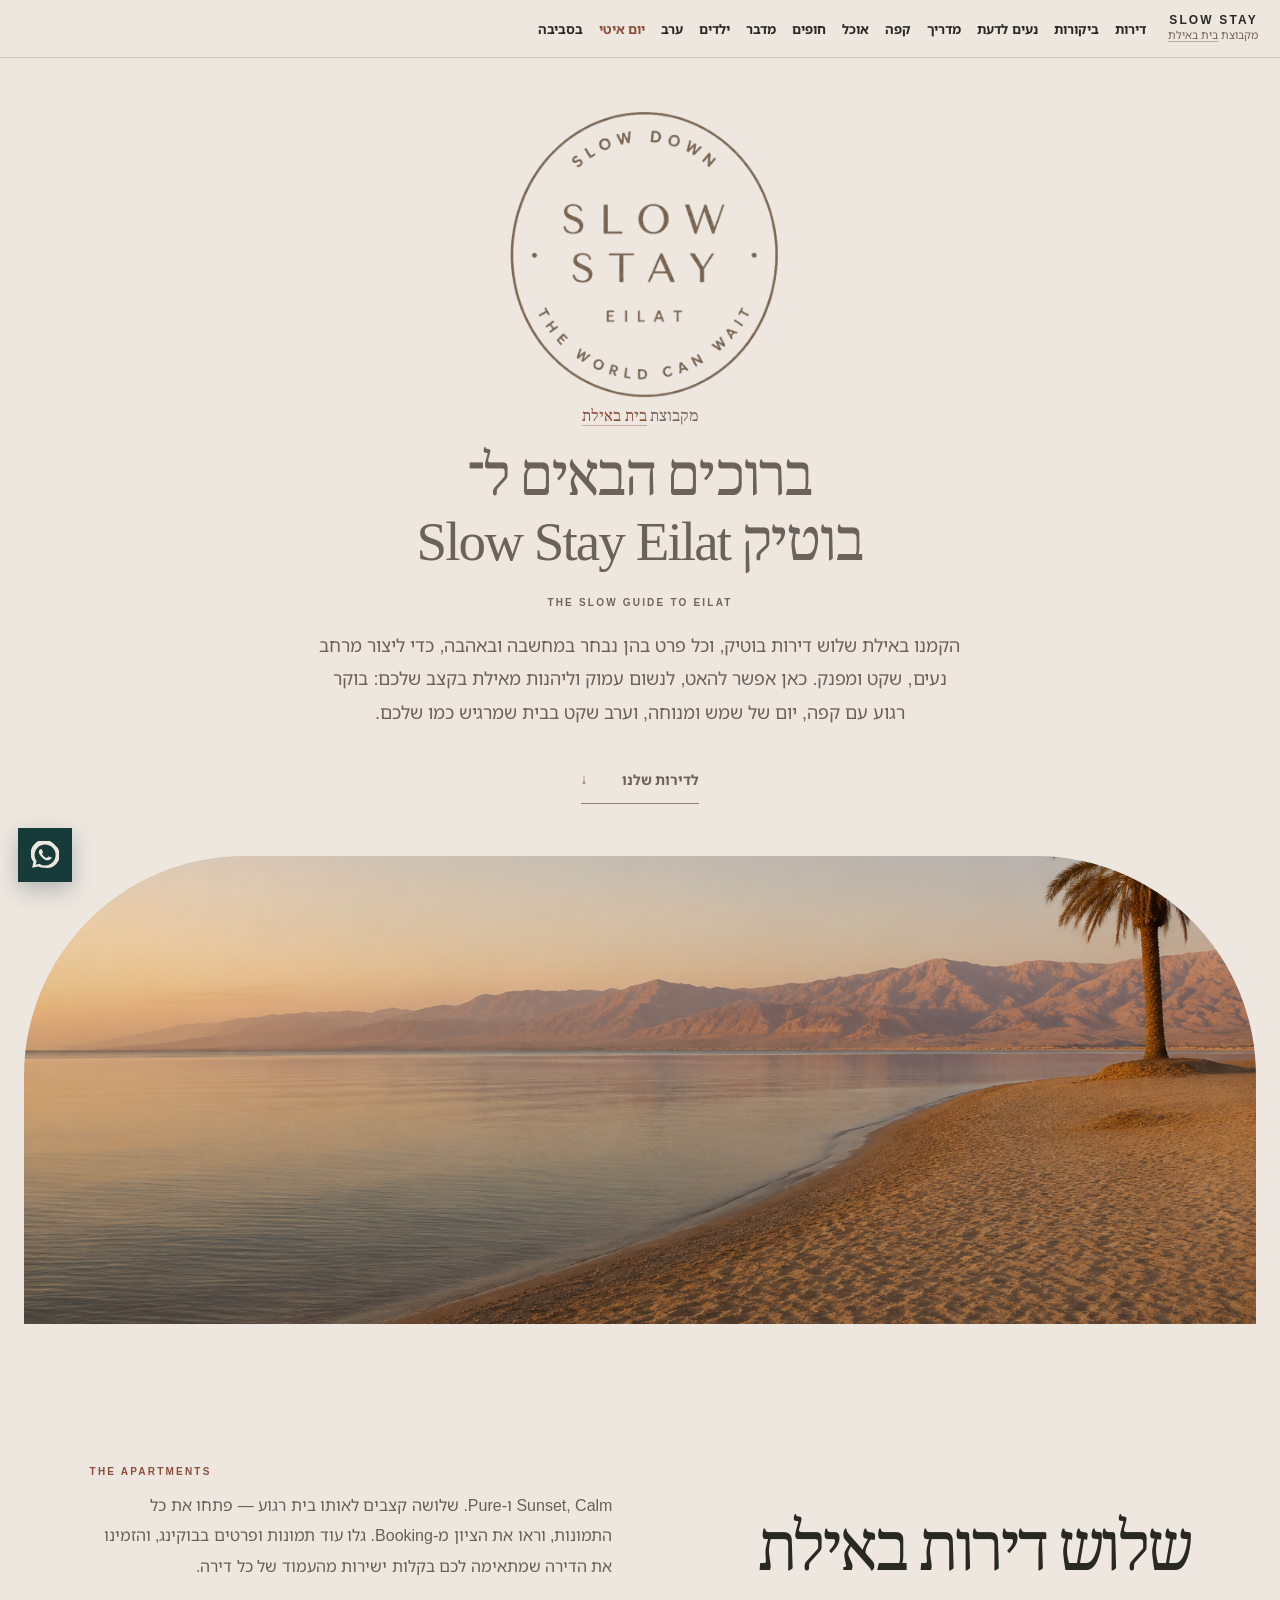
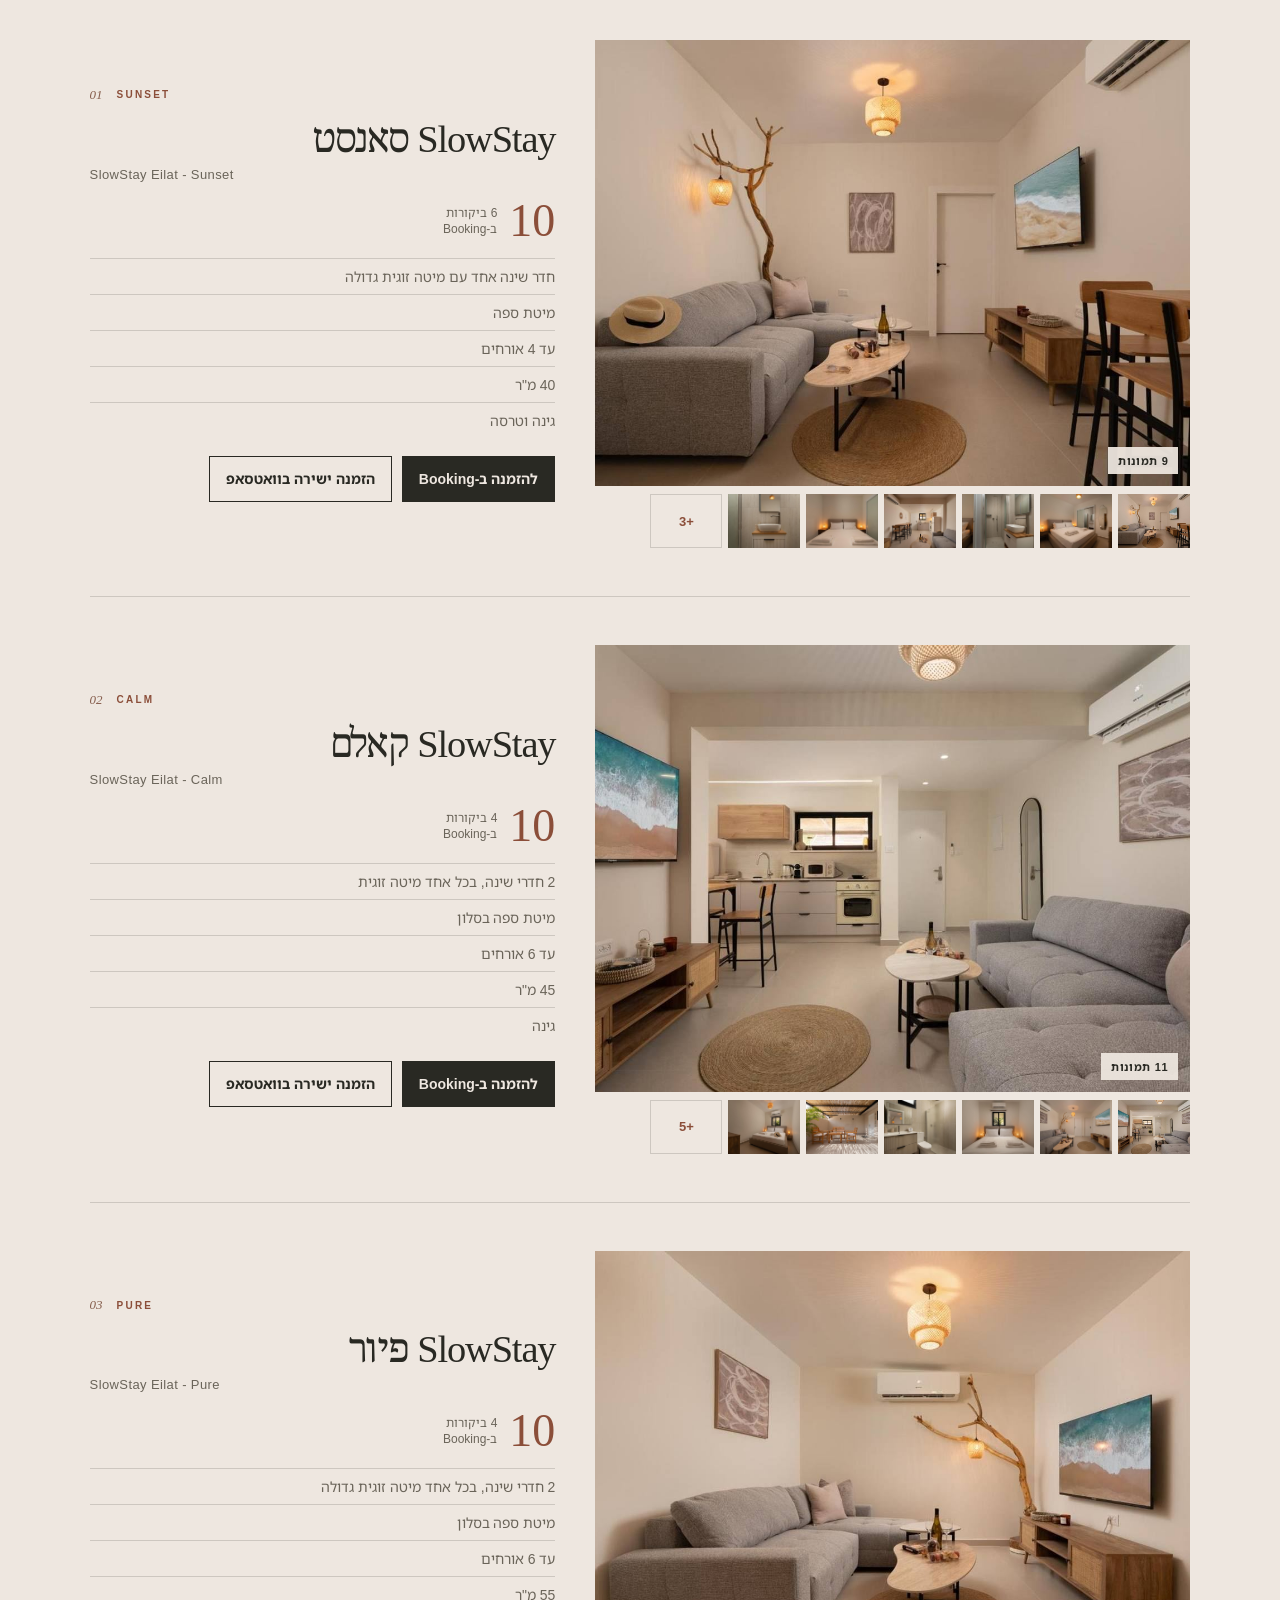
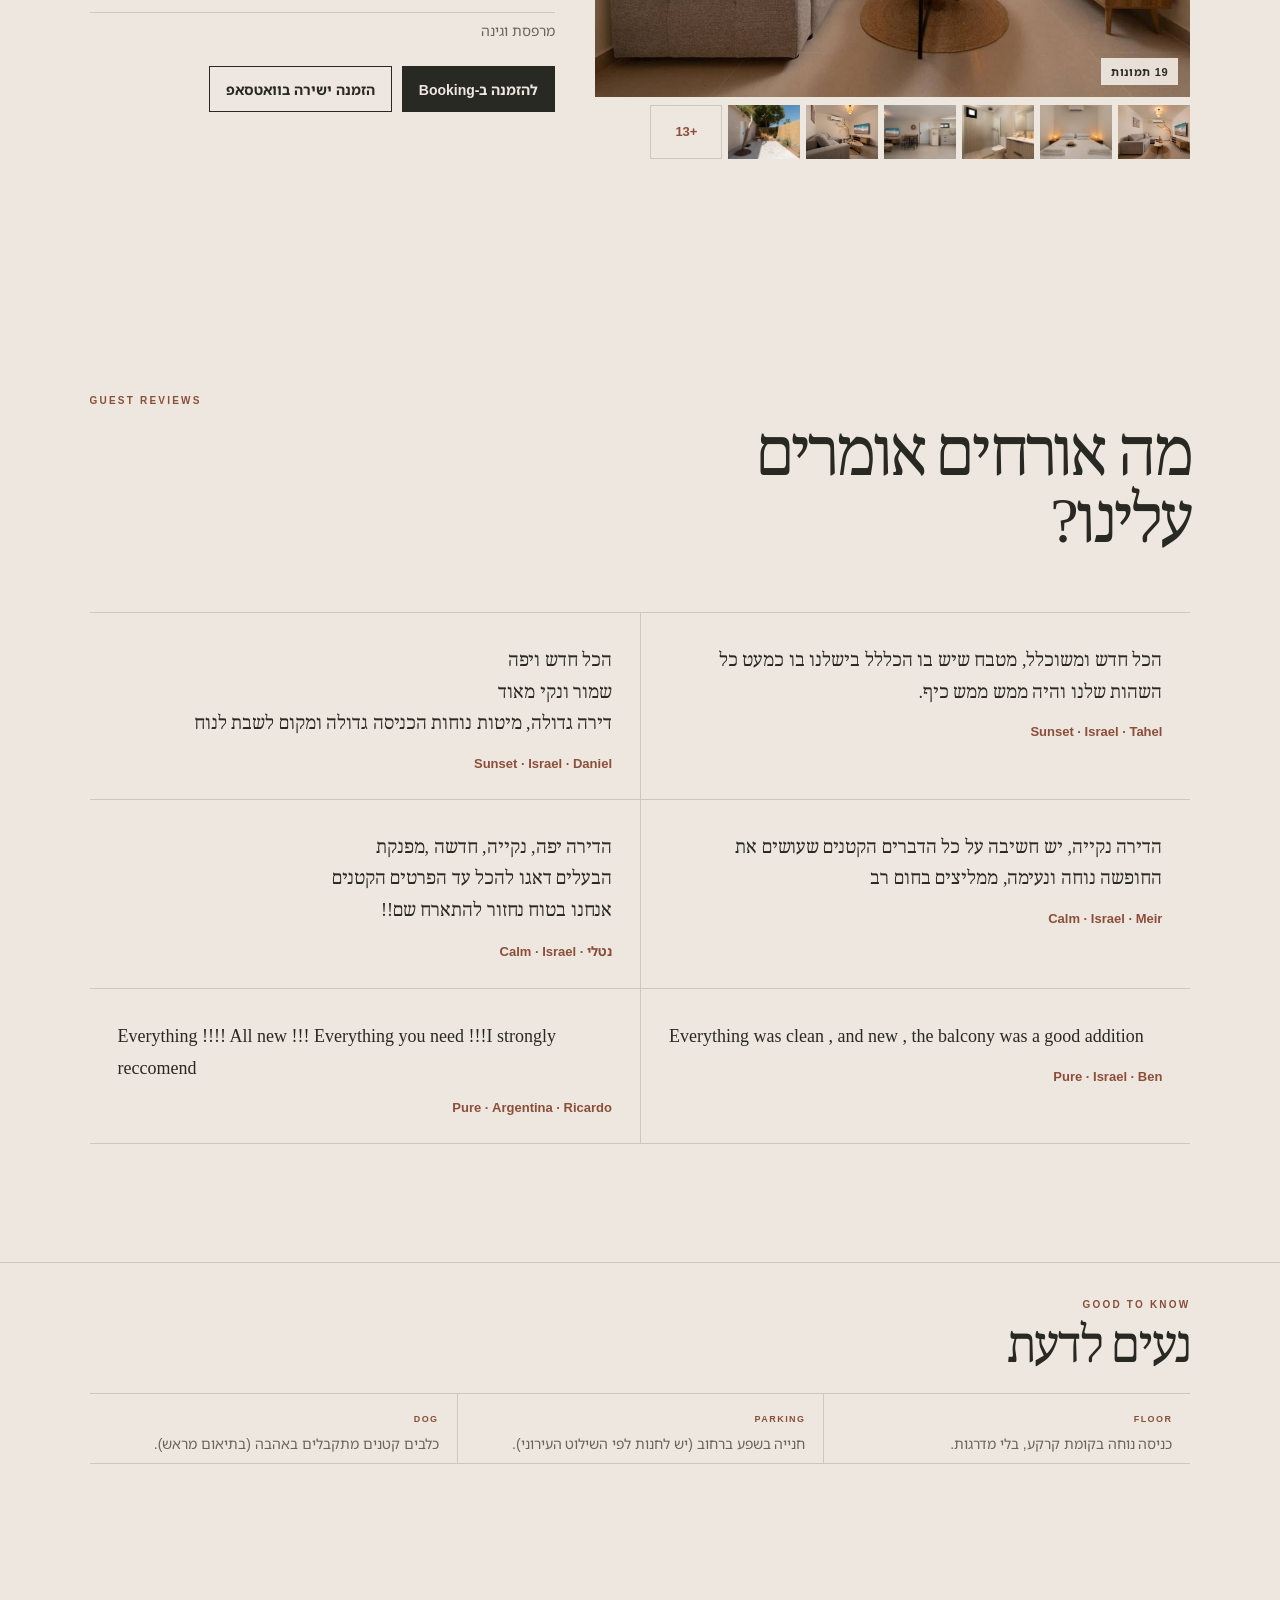
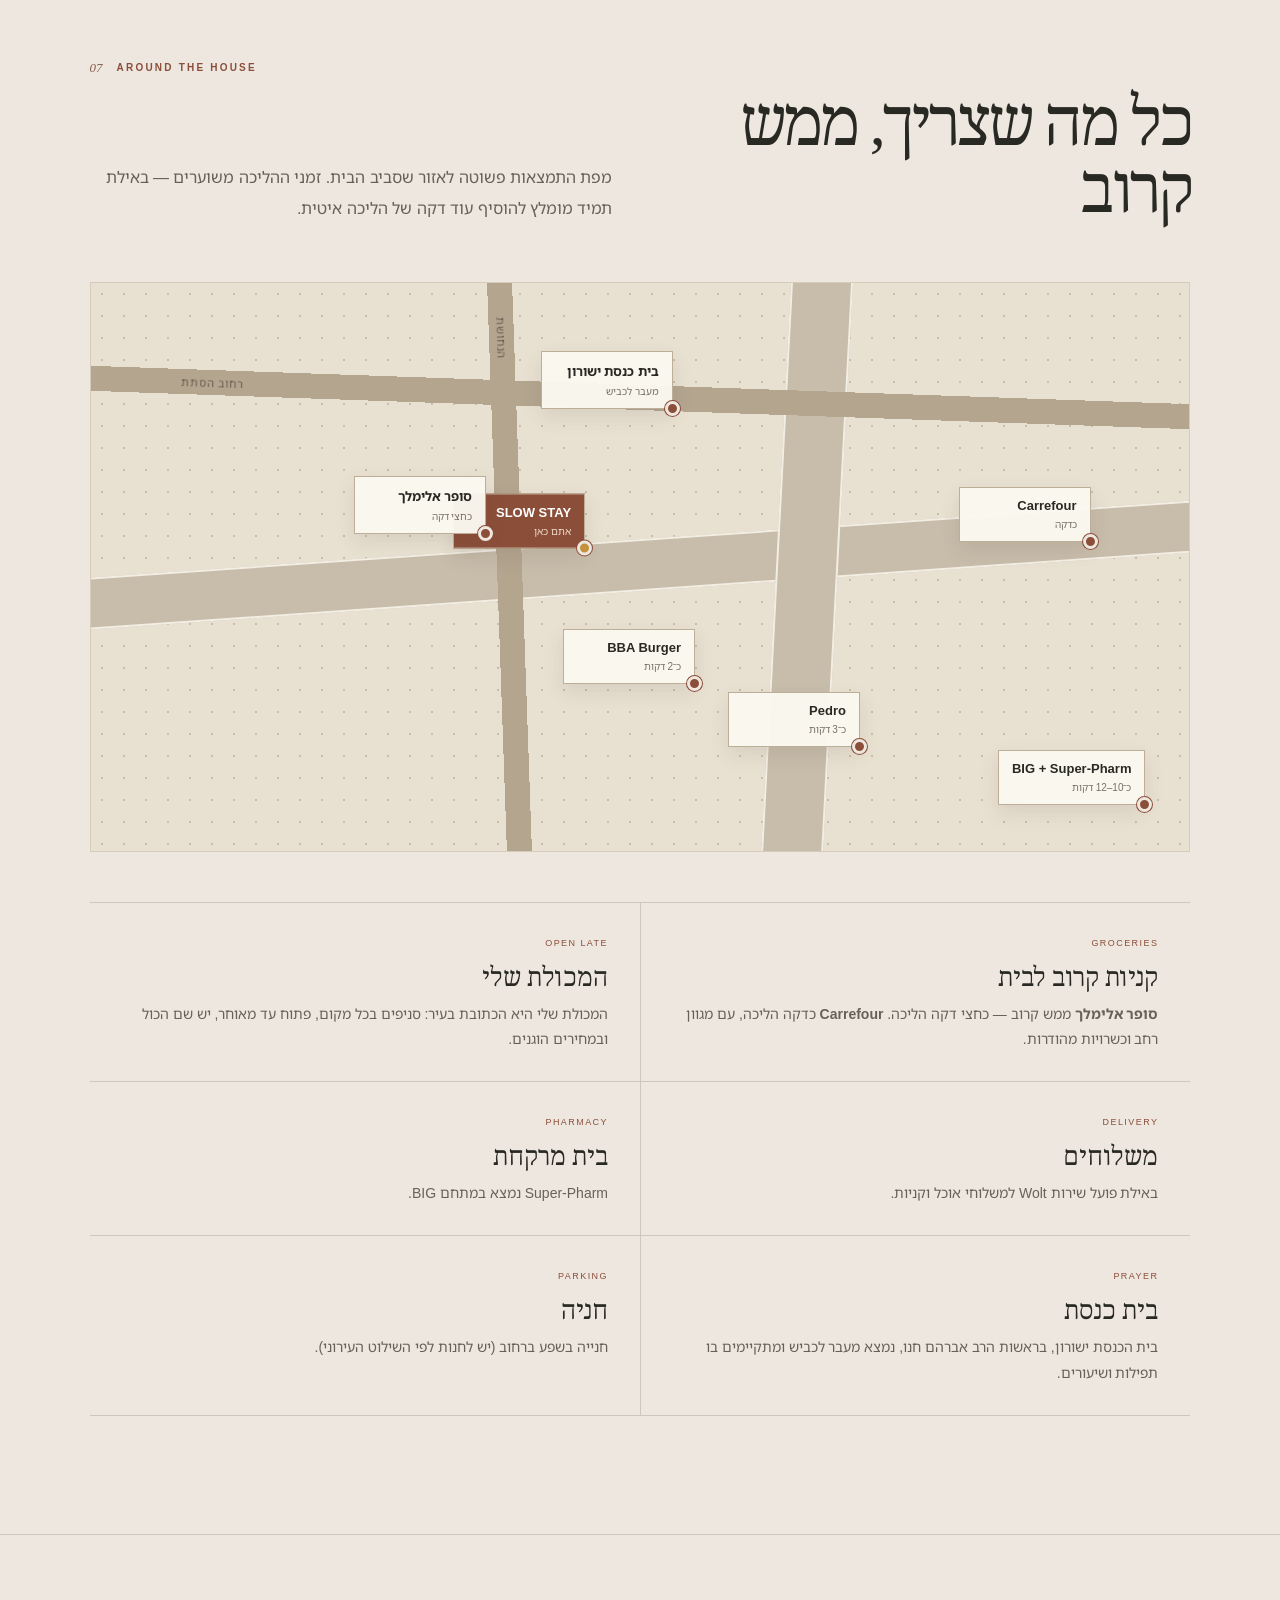
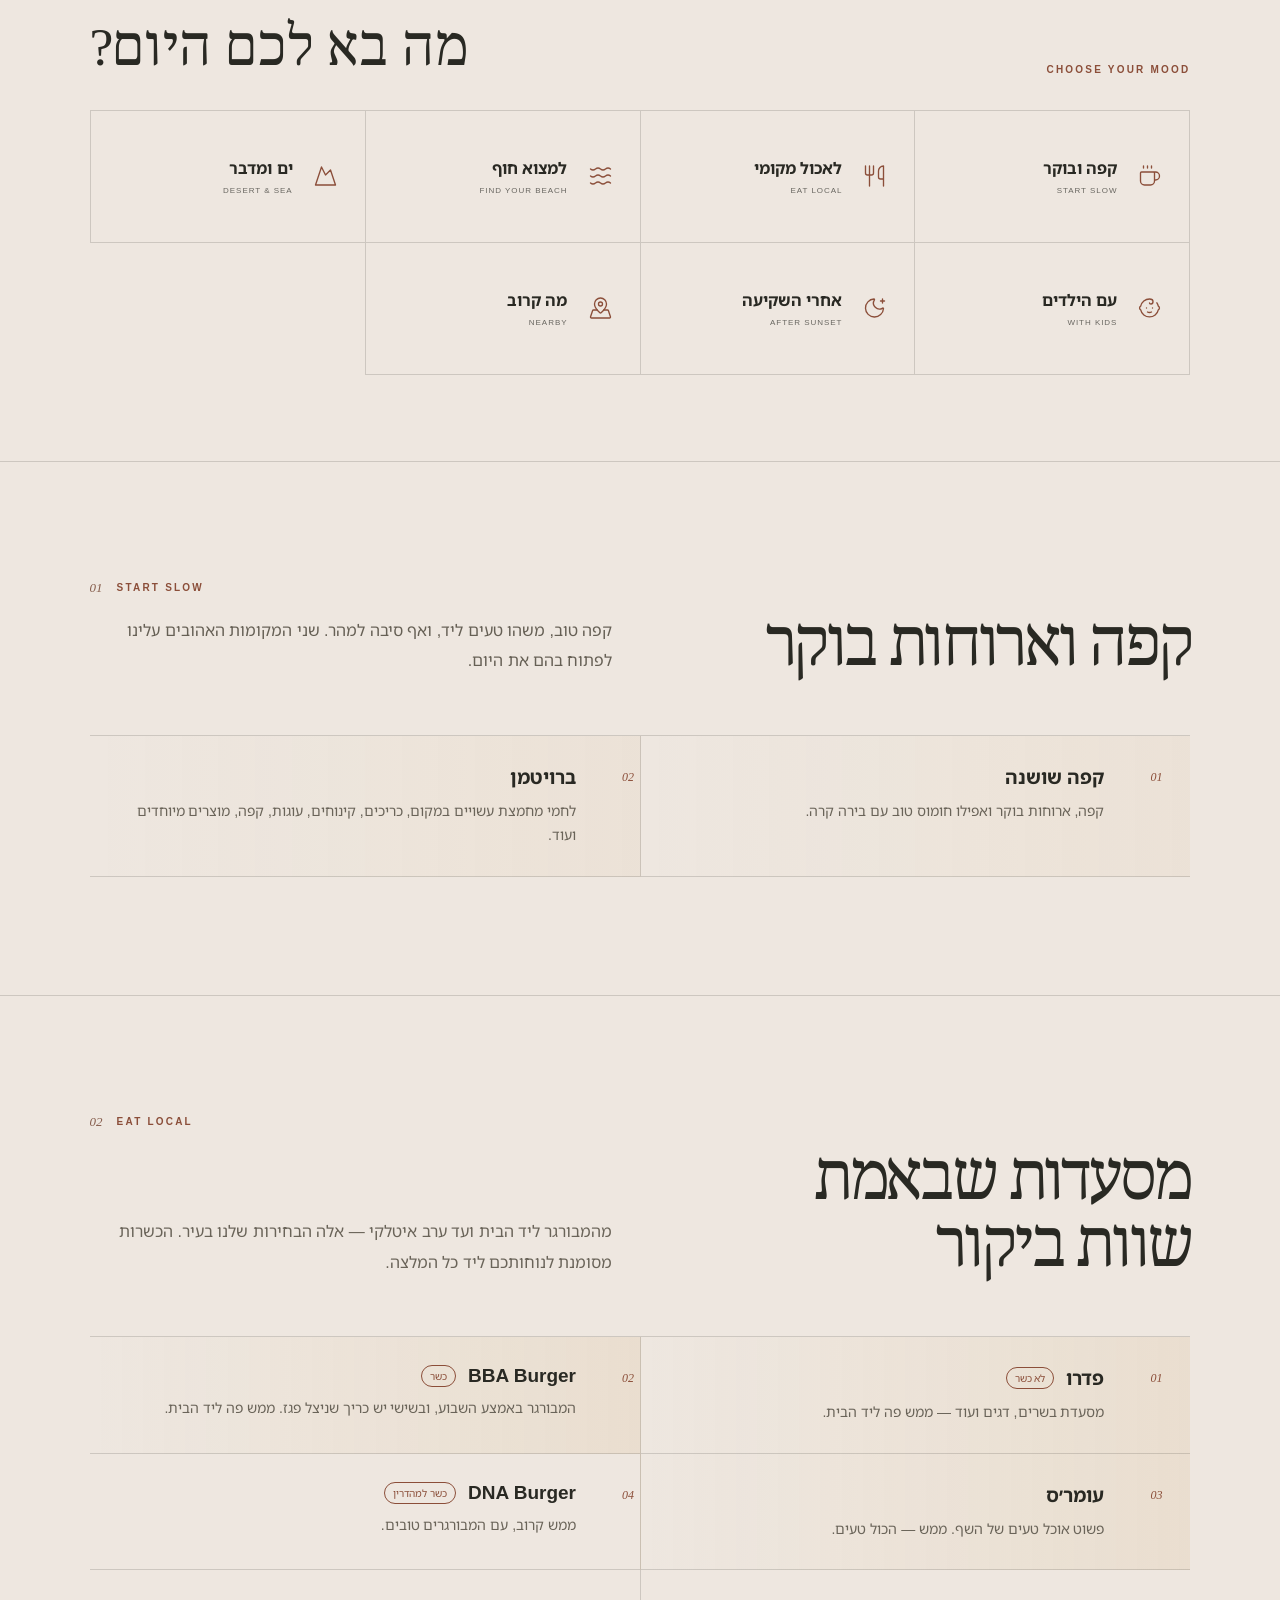
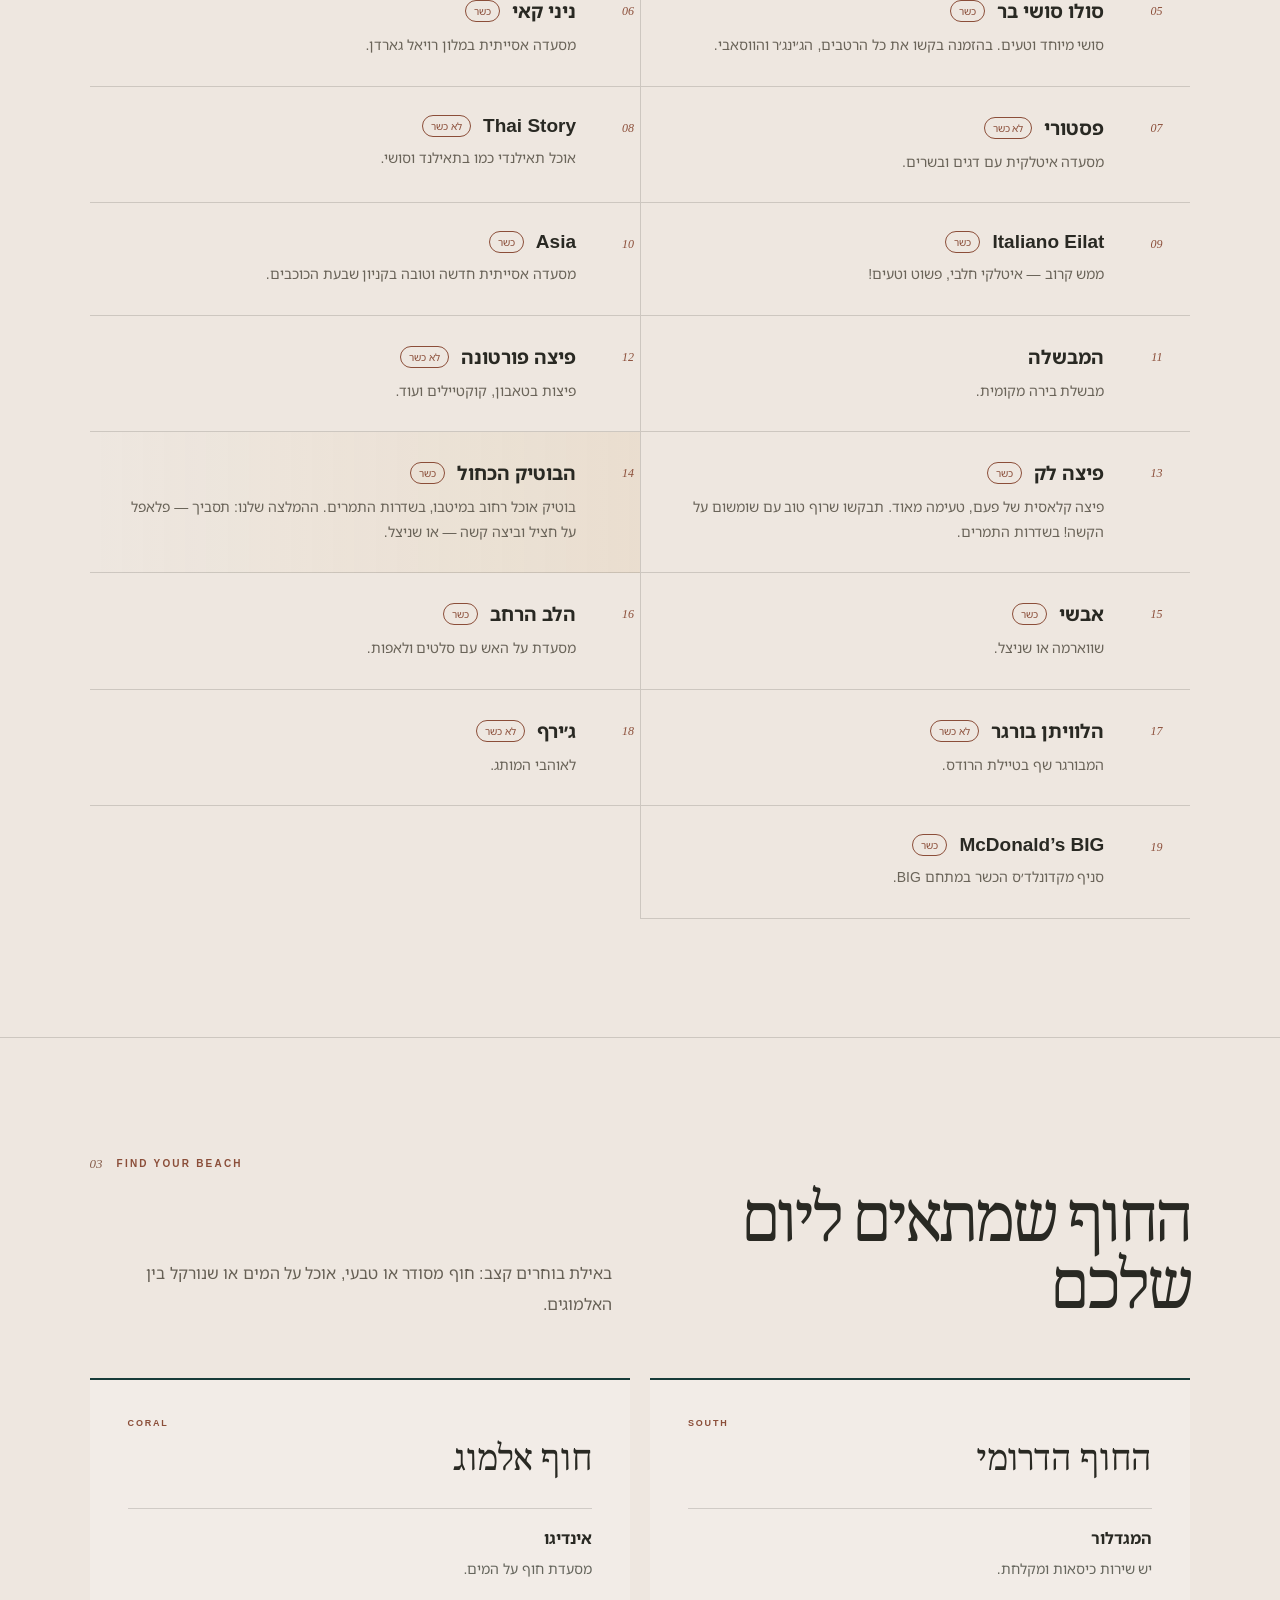
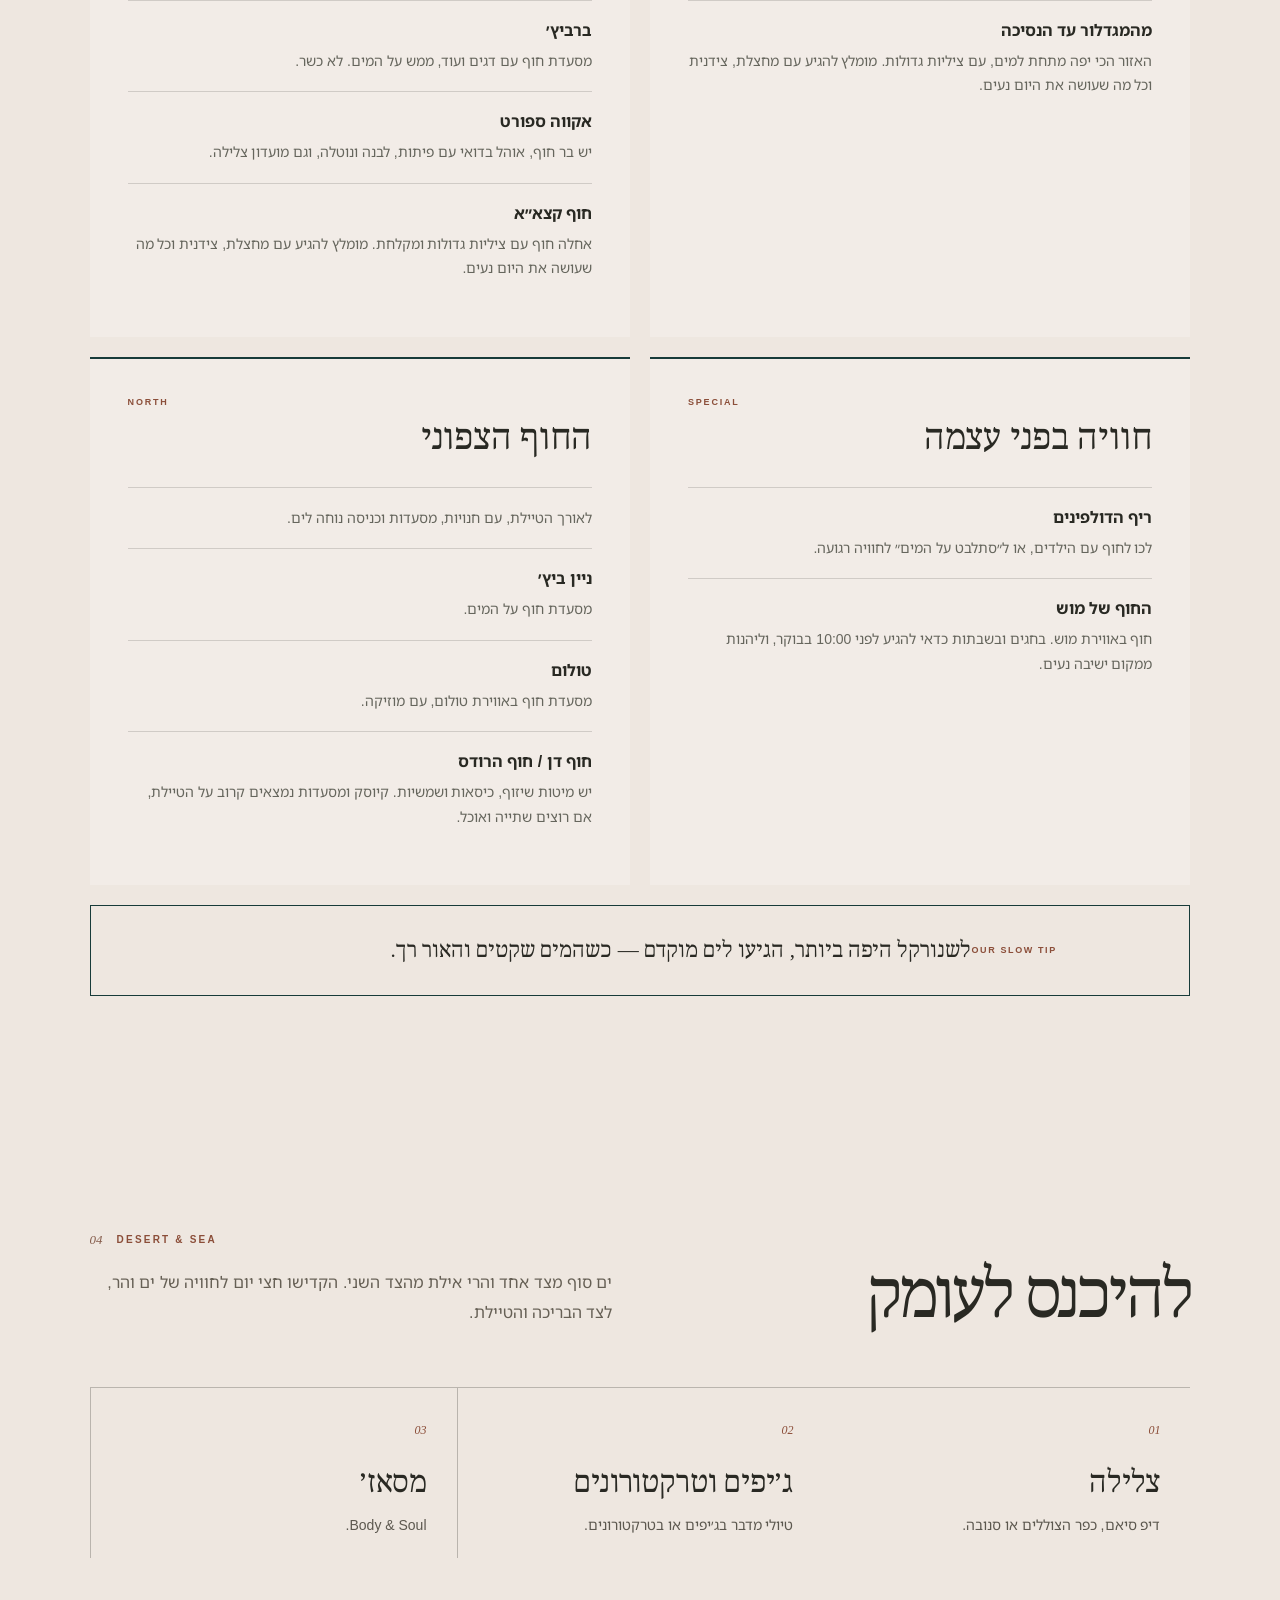
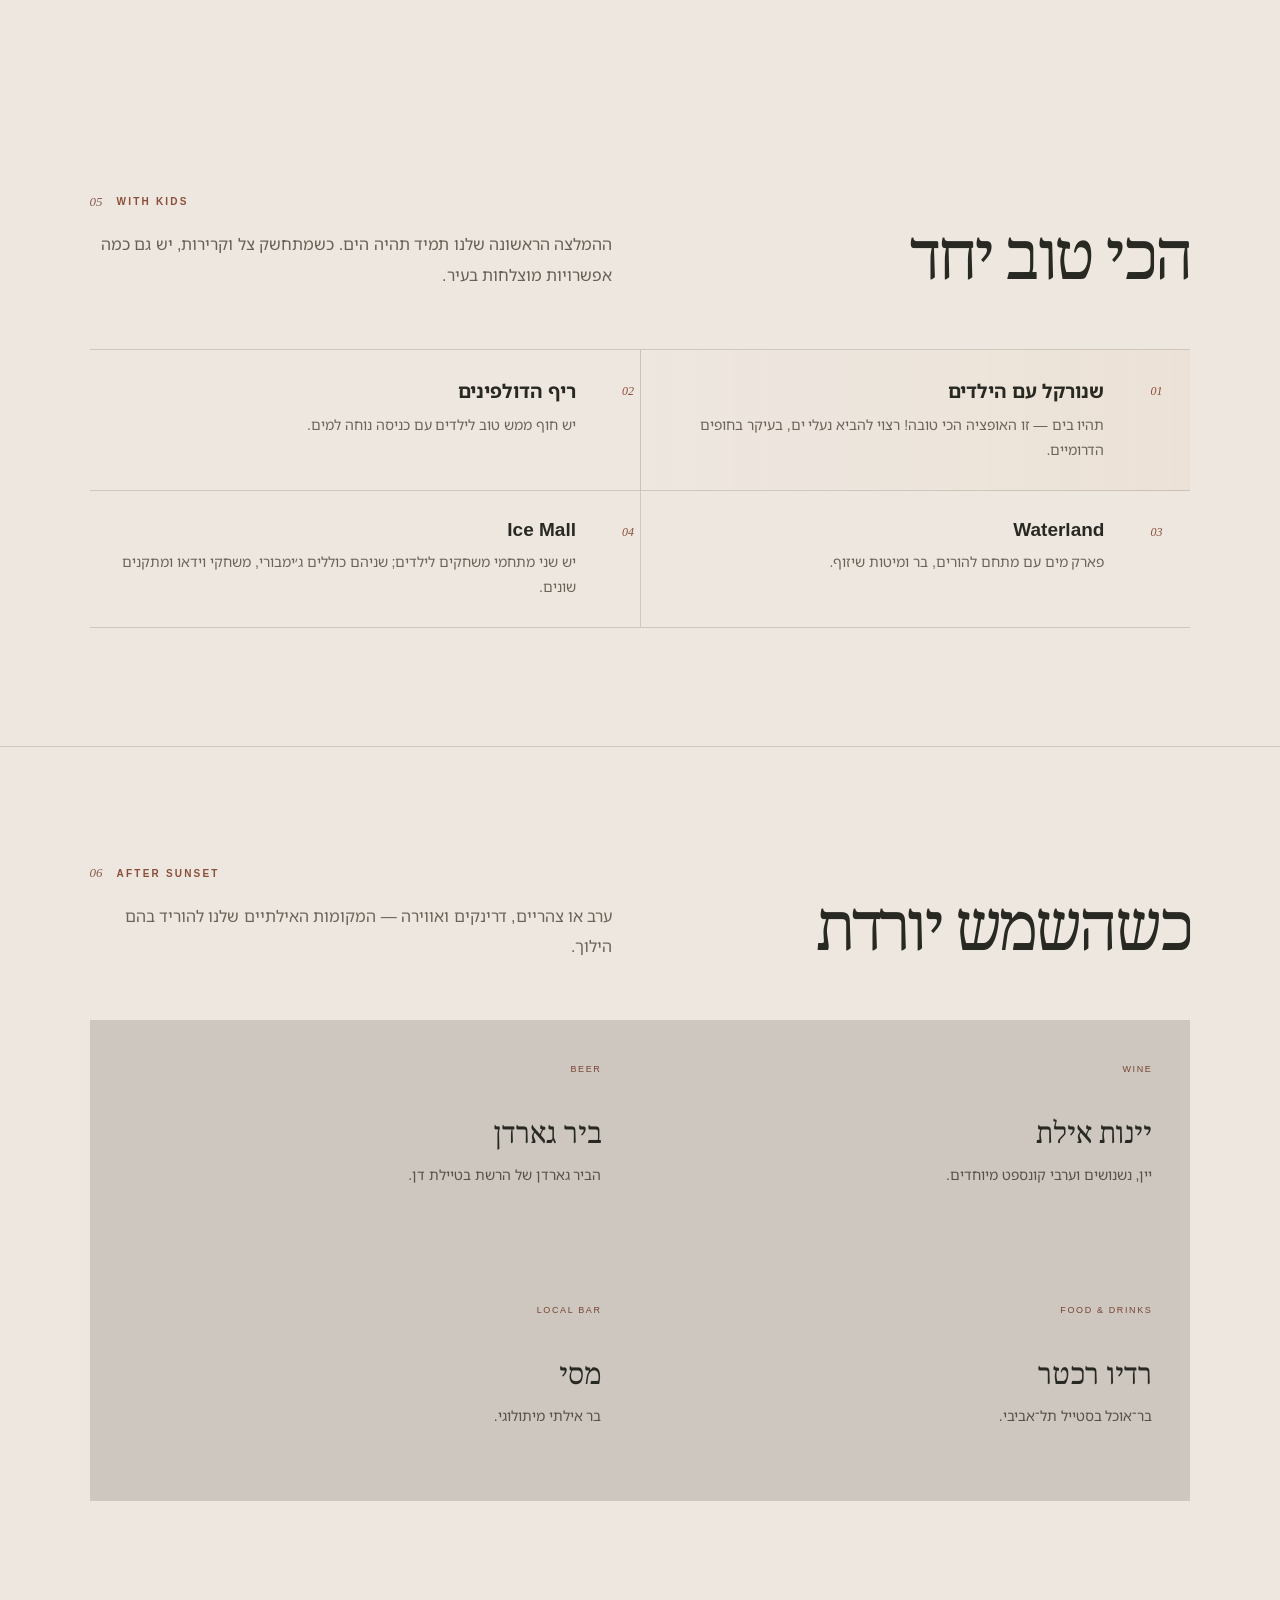
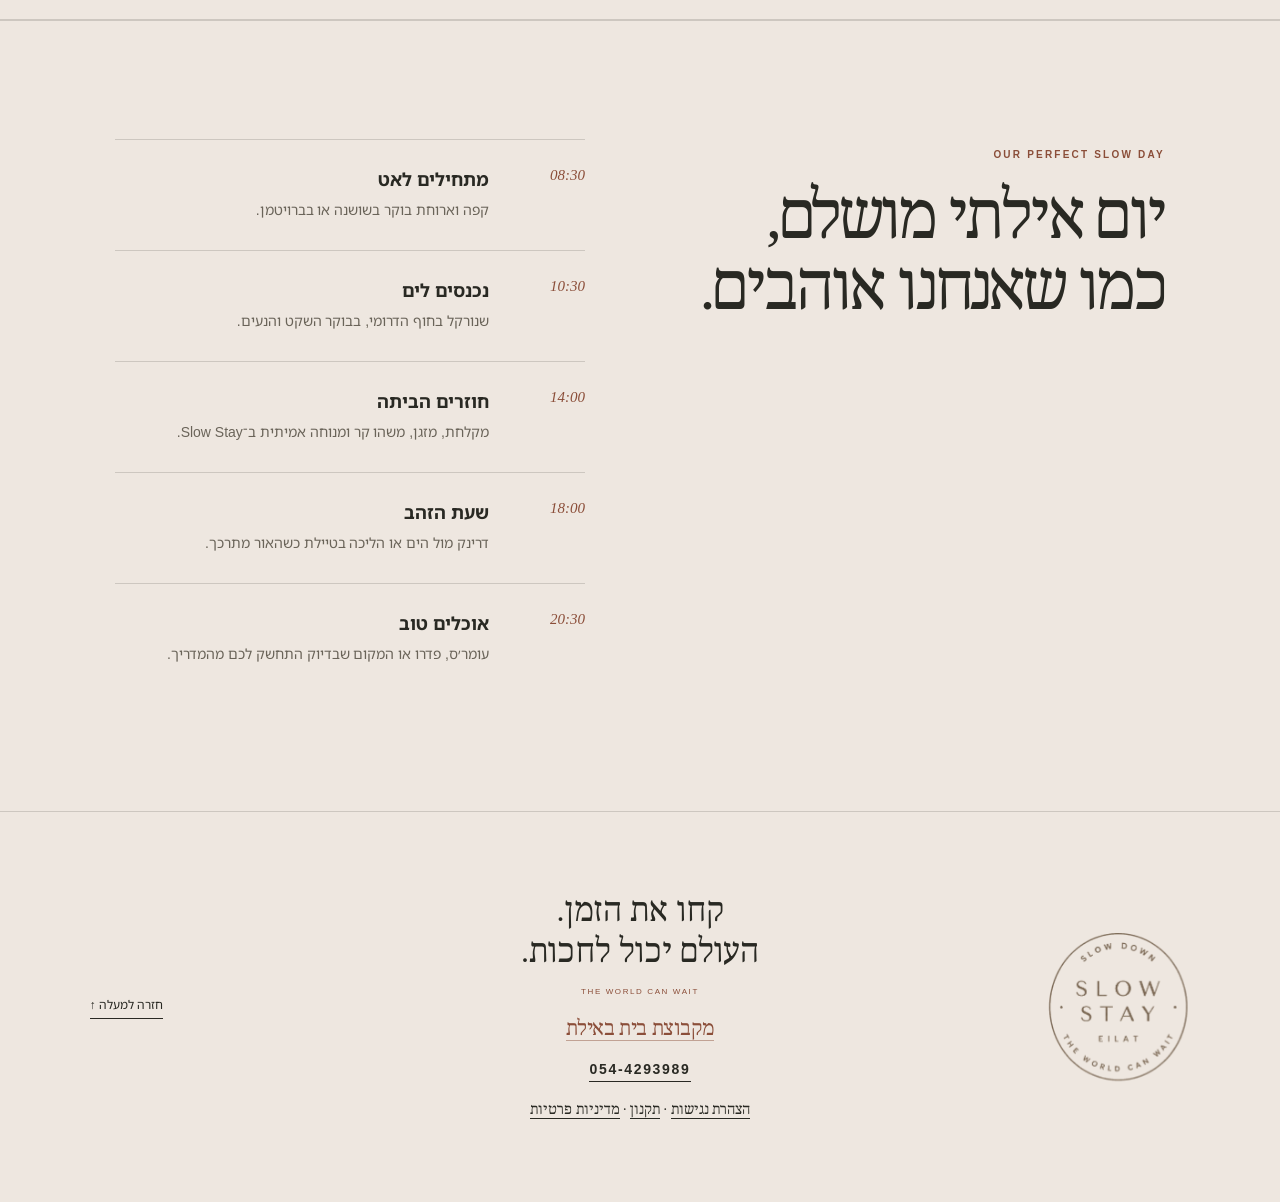
<file: slowstay/index.html>
<!DOCTYPE html>
<html lang="he" dir="rtl">
<head>
<meta charset="utf-8">
<meta name="viewport" content="width=device-width, initial-scale=1">
<title>Slow Stay Eilat | המדריך האיטי לאילת</title>
<meta name="description" content="דירות Slow Stay באילת — Sunset, Calm ו-Pure — והמדריך האיטי לעיר: קפה, מסעדות, חופים, יום איטי וכל מה שקרוב לבית.">
<meta name="robots" content="index,follow">
<link rel="canonical" href="https://davidchassidim-cyber.github.io/Eilat-property-management-/slowstay/">
<meta property="og:title" content="Slow Stay Eilat | המדריך האיטי לאילת">
<meta property="og:description" content="שלוש דירות בוטיק באילת והמדריך האיטי לעיר. קצב רגוע, פינוק אמיתי.">
<meta property="og:type" content="website">
<meta property="og:locale" content="he_IL">
<meta property="og:url" content="https://davidchassidim-cyber.github.io/Eilat-property-management-/slowstay/">
<meta property="og:image" content="https://davidchassidim-cyber.github.io/Eilat-property-management-/slowstay/eilat-dawn.jpg">
<meta property="og:site_name" content="Slow Stay Eilat">
<meta name="twitter:card" content="summary_large_image">
<meta name="twitter:title" content="Slow Stay Eilat | המדריך האיטי לאילת">
<meta name="twitter:description" content="שלוש דירות בוטיק באילת והמדריך האיטי לעיר.">
<meta name="twitter:image" content="https://davidchassidim-cyber.github.io/Eilat-property-management-/slowstay/eilat-dawn.jpg">
<meta name="theme-color" content="#eee7e0">
<link rel="icon" href="slow-stay-mark-transparent.png">
<link rel="stylesheet" href="../fonts/noto.css">
<link rel="stylesheet" href="../a11y.css">
<script type="application/ld+json">
{
  "@context": "https://schema.org",
  "@type": "LodgingBusiness",
  "name": "Slow Stay Eilat",
  "url": "https://davidchassidim-cyber.github.io/Eilat-property-management-/slowstay/",
  "image": "https://davidchassidim-cyber.github.io/Eilat-property-management-/slowstay/eilat-dawn.jpg",
  "telephone": "+972544293989",
  "address": {
    "@type": "PostalAddress",
    "streetAddress": "הנחושת 1",
    "addressLocality": "אילת",
    "addressCountry": "IL"
  }
}
</script>
<style>
:root { --lightningcss-light: initial; --lightningcss-dark: ; color-scheme: light only; --ink: #292923; --deep: #173b39; --sand: #d9c9af; --cream: #eee7e0; --paper: #eee7e0; --clay: #8b4e39; --gold: #c4913d; --line: #2929232b; }

* { box-sizing: border-box; }

html { scroll-behavior: smooth; --lightningcss-light: initial; --lightningcss-dark: ; color-scheme: light only; background: rgb(238, 231, 224); }

body { color: var(--ink); background: rgb(238, 231, 224); margin: 0px; font-family: Arial, "Noto Sans Hebrew", sans-serif; }

a { color: inherit; text-decoration: none; }

@media (prefers-color-scheme: dark) {
  :root { --lightningcss-light: initial; --lightningcss-dark: ; color-scheme: light only; --ink: #292923; --deep: #173b39; --sand: #d9c9af; --cream: #eee7e0; --paper: #eee7e0; --clay: #8b4e39; --gold: #c4913d; --line: #2929232b; }
  html, body { color: rgb(41, 41, 35) !important; background: rgb(238, 231, 224) !important; }
  img { filter: none !important; }
}

.hero { background: var(--cream); grid-template-columns: 53% 47%; min-height: 100svh; display: grid; position: relative; overflow: hidden; }

.topbar { z-index: 4; color: rgb(255, 255, 255); mix-blend-mode: difference; top: 0px; direction: ltr; justify-content: space-between; align-items: center; height: 94px; padding: 22px clamp(24px, 5vw, 76px); display: flex; position: absolute; inset-inline: 0px; }

.wordmark { letter-spacing: 0.18em; flex-direction: column; font-size: 15px; font-weight: 700; line-height: 0.88; display: flex; }

.wordmark small { letter-spacing: 0.48em; margin-top: 8px; font-size: 8px; }

.mini-link { letter-spacing: 0.18em; align-items: center; gap: 12px; font-size: 10px; display: flex; }

.hero-image { background: linear-gradient(rgba(25, 26, 22, 0.04), rgba(25, 26, 22, 0.28)), url("eilat-dawn.jpg") 50% center / cover; grid-column: 1; min-height: 100%; }

.hero-copy { grid-column: 2; align-self: center; padding: 112px clamp(34px, 6.5vw, 105px) 70px; }

.logo-stage { border-block: 1px solid var(--line); justify-content: center; align-items: center; width: min(100%, 390px); min-height: 210px; margin: 0px 0px 28px; padding: 15px 28px; display: flex; }

.hero-logo { aspect-ratio: 1.55 / 1; object-fit: cover; object-position: center center; mix-blend-mode: multiply; opacity: 0.96; width: 310px; max-width: 100%; }

.kicker, .section-label, .eyebrow { text-align: right; letter-spacing: 0.22em; color: var(--clay); direction: ltr; font-size: 10px; font-weight: 700; }

h1 { letter-spacing: -0.065em; margin: 20px 0px 26px; font-family: Georgia, "Times New Roman", serif; font-size: clamp(62px, 7.5vw, 116px); font-weight: 400; line-height: 0.92; }

.lead { color: rgb(93, 89, 79); max-width: 500px; margin: 0px; font-size: 18px; line-height: 1.85; }

.personal-note { color: var(--clay); margin: 12px 0px 0px; font-size: 14px; }

.primary-link { border-bottom: 1px solid var(--ink); align-items: center; gap: 34px; margin-top: 32px; padding: 14px 0px; font-size: 14px; font-weight: 700; display: inline-flex; }

.quick-nav { background: var(--deep); color: var(--cream); padding: 86px clamp(24px, 7vw, 110px); }

.quick-copy { justify-content: space-between; align-items: end; margin-bottom: 35px; display: flex; }

.section-label { color: rgb(209, 184, 144); margin: 0px; }

.quick-copy h2 { margin: 0px; font: 400 clamp(38px, 4.2vw, 62px) / 1 Georgia, "Times New Roman", serif; }

.quick-grid { border-top: 1px solid rgba(255, 255, 255, 0.176); border-right: 1px solid rgba(255, 255, 255, 0.176); grid-template-columns: repeat(4, 1fr); display: grid; }

.quick-grid a { border-bottom: 1px solid rgba(255, 255, 255, 0.176); border-left: 1px solid rgba(255, 255, 255, 0.176); align-items: center; gap: 19px; min-height: 132px; padding: 26px; transition: 0.25s; display: flex; }

.quick-grid a:hover { background: rgba(255, 255, 255, 0.05); transform: translateY(-2px); }

.quick-grid svg { color: rgb(209, 184, 144); stroke-width: 1.35px; flex: 0 0 auto; width: 27px; }

.quick-grid strong, .quick-grid small { display: block; }

.quick-grid strong { margin-bottom: 7px; font-size: 16px; }

.quick-grid small { text-align: right; letter-spacing: 0.12em; opacity: 0.58; direction: ltr; font-size: 8px; }

.guide-section { padding: 118px clamp(24px, 7vw, 110px); scroll-margin-top: 12px; }

.section-heading { grid-template-columns: 1fr 1.05fr; align-items: end; column-gap: 80px; margin-bottom: 58px; display: grid; }

.eyebrow { grid-column: 1 / -1; align-items: center; gap: 14px; margin: 0px 0px 14px; display: flex; }

.eyebrow span { letter-spacing: 0px; opacity: 0.55; font: italic 13px Georgia, serif; }

.section-heading h2 { letter-spacing: -0.05em; margin: 0px; font: 400 clamp(42px, 5vw, 72px) / 1.05 Georgia, "Times New Roman", serif; }

.section-intro { color: rgb(102, 96, 85); max-width: 590px; margin: 0px; font-size: 16px; line-height: 1.9; }

.place-grid { border-top: 1px solid var(--line); grid-template-columns: repeat(2, 1fr); display: grid; }

.place-card { border-bottom: 1px solid var(--line); grid-template-columns: 40px 1fr; gap: 18px; padding: 28px 6px 28px 27px; display: grid; }

.place-card:nth-child(2n+1) { border-inline-end: 1px solid var(--line); padding-inline-start: 28px; }

.place-card.featured { background: linear-gradient(90deg, rgba(0, 0, 0, 0), rgba(196, 145, 61, 0.06)); }

.place-number { color: var(--clay); padding-top: 6px; font: italic 12px Georgia, serif; }

.place-title { flex-wrap: wrap; align-items: center; gap: 12px; display: flex; }

.place-card h3 { margin: 0px; font-size: 19px; }

.place-card p { color: rgb(106, 100, 89); margin: 9px 0px 0px; font-size: 14px; line-height: 1.75; }

.tag { color: var(--clay); white-space: nowrap; border: 1px solid; border-radius: 99px; padding: 3px 8px; font-size: 10px; }

.dark-section { background: var(--ink); color: var(--paper); }

.dark-section .section-intro, .dark-section .place-card p { color: rgb(201, 194, 183); }

.dark-section .place-card.featured { background: linear-gradient(90deg, rgba(0, 0, 0, 0), rgba(196, 145, 61, 0.1)); }

.dark-section .tag, .dark-section .eyebrow, .night-section .eyebrow { color: rgb(209, 184, 144); }

.beach-section { background: rgb(238, 241, 235); }

.beach-groups { grid-template-columns: repeat(2, 1fr); gap: 20px; display: grid; }

.beach-group { border-top: 2px solid var(--deep); background: rgba(255, 255, 255, 0.55); padding: 38px; }

.group-index { color: var(--clay); letter-spacing: 0.2em; direction: ltr; font-size: 9px; font-weight: 700; display: block; }

.beach-group > h3 { margin: 12px 0px 28px; font: 400 34px Georgia, serif; }

.beach-list > div { border-top: 1px solid var(--line); padding: 18px 0px; }

.beach-list h4 { margin: 0px 0px 8px; font-size: 16px; }

.beach-list p { color: rgb(102, 102, 93); margin: 0px; font-size: 14px; line-height: 1.75; }

.slow-tip { background: var(--deep); color: rgb(255, 255, 255); grid-template-columns: 180px 1fr; align-items: center; margin-top: 20px; padding: 28px 38px; display: grid; }

.slow-tip span { letter-spacing: 0.18em; color: rgb(209, 184, 144); direction: ltr; font-size: 9px; font-weight: 700; }

.slow-tip p { margin: 0px; font: 21px / 1.55 Georgia, serif; }

.sand-section { background: var(--sand); }

.experience-grid { border-top: 1px solid rgba(41, 41, 35, 0.267); grid-template-columns: repeat(3, 1fr); display: grid; }

.experience-grid article { border-inline-end: 1px solid rgba(41, 41, 35, 0.267); padding: 32px 30px 20px; }

.experience-grid article:first-child { border-inline-end: 0px; }

.experience-grid span, .evening-grid span, .useful-grid span { color: var(--clay); direction: ltr; font: italic 12px Georgia, serif; }

.experience-grid h3 { margin: 28px 0px 13px; font: 400 29px Georgia, serif; }

.experience-grid p { color: rgb(92, 88, 79); margin: 0px; font-size: 14px; line-height: 1.8; }

.night-section { background: var(--deep); color: rgb(255, 255, 255); }

.night-section .section-intro { color: rgb(200, 206, 201); }

.evening-grid { background: rgba(255, 255, 255, 0.15); grid-template-columns: repeat(2, 1fr); gap: 1px; display: grid; }

.evening-grid article { background: var(--deep); min-height: 240px; padding: 38px; }

.evening-grid span { color: rgb(209, 184, 144); letter-spacing: 0.18em; font-family: Arial, sans-serif; font-size: 9px; font-style: normal; }

.evening-grid h3 { margin: 42px 0px 12px; font: 400 28px Georgia, serif; }

.evening-grid p { color: rgb(200, 206, 201); margin: 0px; font-size: 14px; line-height: 1.75; }

.slow-day { background: var(--clay); color: var(--paper); grid-template-columns: 1fr 1fr; gap: 110px; padding: 118px clamp(24px, 9vw, 145px); display: grid; }

.slow-day-title { align-self: start; position: sticky; top: 70px; }

.slow-day-title > p { text-align: right; letter-spacing: 0.22em; color: rgb(236, 215, 196); direction: ltr; font-size: 10px; font-weight: 700; }

.slow-day-title h2 { letter-spacing: -0.05em; margin: 22px 0px 0px; font: 400 clamp(44px, 5vw, 72px) / 1.1 Georgia, serif; }

.timeline { margin: 0px; padding: 0px; list-style: none; }

.timeline li { border-top: 1px solid rgba(255, 255, 255, 0.27); grid-template-columns: 74px 1fr; gap: 22px; padding: 27px 0px; display: grid; }

.timeline time { color: rgb(236, 215, 196); direction: ltr; font: italic 15px Georgia, serif; }

.timeline h3 { margin: 0px 0px 8px; font-size: 18px; }

.timeline p { color: rgb(242, 223, 208); margin: 0px; font-size: 14px; line-height: 1.7; }

.nearby-section { background: var(--paper); }

.neighborhood-map { background: radial-gradient(rgb(200, 188, 170) 1px, rgba(0, 0, 0, 0) 1px) 0px 0px / 22px 22px rgb(232, 224, 209); border: 1px solid rgb(215, 204, 186); height: 570px; position: relative; overflow: hidden; }

.neighborhood-map::before, .neighborhood-map::after { content: ""; background: rgb(200, 188, 170); border: 2px solid rgb(243, 238, 228); position: absolute; }

.neighborhood-map::before { width: 120%; height: 48px; top: 45%; left: -10%; transform: rotate(-4deg); }

.neighborhood-map::after { width: 58px; height: 120%; top: -10%; right: 32%; transform: rotate(3deg); }

.road { z-index: 1; color: rgb(102, 93, 81); letter-spacing: 0.08em; background: rgb(180, 165, 143); font-size: 11px; position: absolute; }

.road-horizontal { width: 110%; height: 25px; top: 18%; left: -5%; transform: rotate(2deg); }

.road-horizontal span { position: absolute; top: 5px; left: 12%; }

.road-vertical { width: 25px; height: 110%; top: -5%; left: 37%; transform: rotate(-2deg); }

.road-vertical span { writing-mode: vertical-rl; position: absolute; top: 10%; left: 5px; }

.map-pin { z-index: 3; background: rgba(251, 248, 241, 0.96); border: 1px solid rgb(189, 174, 153); min-width: 132px; padding: 10px 13px; position: absolute; box-shadow: rgba(74, 64, 52, 0.106) 0px 8px 20px; }

.map-pin::after { content: ""; background: var(--clay); border: 3px solid var(--paper); width: 9px; height: 9px; box-shadow: 0 0 0 1px var(--clay); border-radius: 50%; position: absolute; bottom: -8px; right: -8px; }

.map-pin b, .map-pin small { display: block; }

.map-pin b { font-size: 13px; }

.map-pin small { color: rgb(119, 112, 100); margin-top: 4px; font-size: 10px; }

.home-pin { background: var(--clay); color: rgb(255, 255, 255); top: 42%; left: 39%; transform: translate(-50%, -50%); }

.home-pin small { color: rgb(242, 220, 204); }

.home-pin::after { background: var(--gold); }

.pin-market { top: 34%; left: 24%; }

.pin-synagogue { top: 12%; left: 41%; }

.pin-bba { top: 61%; left: 43%; }

.pin-pedro { top: 72%; left: 58%; }

.pin-carrefour { top: 36%; right: 9%; }

.pin-big { bottom: 8%; right: 4%; }

.useful-grid { border-top: 1px solid var(--line); grid-template-columns: repeat(2, 1fr); margin-top: 50px; display: grid; }

.useful-grid article { border-bottom: 1px solid var(--line); padding: 29px 32px; }

.useful-grid article:nth-child(2n+1) { border-inline-end: 1px solid var(--line); }

.useful-grid span { letter-spacing: 0.16em; font-family: Arial, sans-serif; font-size: 9px; font-style: normal; }

.useful-grid h3 { margin: 14px 0px 9px; font: 400 25px Georgia, serif; }

.useful-grid p { color: rgb(103, 97, 87); margin: 0px; font-size: 14px; line-height: 1.8; }

footer { background: var(--cream); grid-template-columns: 1fr 2fr 1fr; align-items: center; gap: 35px; padding: 78px clamp(24px, 7vw, 110px); display: grid; }

footer img { aspect-ratio: 1 / 1; object-fit: contain; mix-blend-mode: multiply; width: 148px; }

footer div { text-align: center; }

footer p { margin: 0px; font: 32px / 1.28 Georgia, serif; }

footer small { letter-spacing: 0.2em; color: var(--clay); margin-top: 15px; font-size: 8px; display: block; }

footer > a { border-bottom: 1px solid var(--ink); justify-self: end; padding-bottom: 5px; font-size: 12px; }

@media (width <= 850px) {
  .hero { min-height: auto; padding-top: 74px; display: block; }
  .topbar { height: 74px; color: var(--ink); mix-blend-mode: normal; padding: 18px 22px; }
  .hero-image { background-position: 50% center; border-radius: 180px 180px 0px 0px; min-height: 48svh; margin: 0px 15px; display: block; }
  .hero-copy { padding: 38px 24px 70px; }
  .hero-logo { width: 135px; margin-bottom: 20px; }
  h1 { margin: 17px 0px 21px; font-size: 62px; }
  .lead { font-size: 16px; line-height: 1.75; }
  .quick-nav { padding: 62px 22px; }
  .quick-copy { display: block; }
  .quick-copy h2 { margin-top: 14px; font-size: 42px; }
  .quick-grid { grid-template-columns: 1fr 1fr; }
  .quick-grid a { gap: 14px; min-height: 105px; padding: 18px 16px; }
  .quick-grid svg { width: 23px; }
  .guide-section { padding: 82px 22px; }
  .section-heading { margin-bottom: 38px; display: block; }
  .section-heading h2 { margin-bottom: 21px; font-size: 46px; }
  .section-intro { font-size: 15px; }
  .place-grid, .beach-groups, .experience-grid, .evening-grid, .slow-day, .useful-grid { grid-template-columns: 1fr; }
  .place-card, .place-card:nth-child(2n+1) { border-inline-end: 0px; padding: 24px 0px; }
  .beach-group { padding: 30px 24px; }
  .slow-tip { grid-template-columns: 1fr; gap: 12px; padding: 25px; }
  .slow-tip p { font-size: 18px; }
  .experience-grid article { border-inline-end: 0px; border-bottom: 1px solid rgba(41, 41, 35, 0.267); padding: 28px 0px; }
  .evening-grid article { min-height: auto; padding: 31px 25px; }
  .evening-grid h3 { margin-top: 27px; }
  .slow-day { gap: 48px; padding: 82px 24px; }
  .slow-day-title { position: static; }
  .slow-day-title h2 { font-size: 47px; }
  .neighborhood-map { height: 520px; margin-inline: -6px; }
  .map-pin { min-width: 112px; padding: 8px 10px; }
  .map-pin b { font-size: 11px; }
  .map-pin small { font-size: 9px; }
  .pin-market { top: 30%; left: 3%; }
  .pin-synagogue { top: 8%; left: 40%; }
  .pin-bba { top: 60%; left: 34%; }
  .pin-pedro { top: 73%; left: 50%; }
  .pin-carrefour { top: 30%; right: 2%; }
  .pin-big { bottom: 5%; right: 2%; }
  .useful-grid article, .useful-grid article:nth-child(2n+1) { border-inline-end: 0px; padding: 26px 0px; }
  footer { text-align: center; grid-template-columns: 1fr; justify-items: center; padding: 64px 24px; }
  footer p { font-size: 28px; }
  footer > a { justify-self: center; }
}

@media (width <= 430px) {
  .quick-grid { grid-template-columns: 1fr; }
  .quick-grid a { min-height: 86px; }
  .timeline li { grid-template-columns: 63px 1fr; gap: 15px; }
  .map-pin { min-width: 96px; max-width: 125px; }
}

@media (prefers-reduced-motion: reduce) {
  html { scroll-behavior: auto; }
  .quick-grid a { transition: none; }
}

@media (width <= 850px) {
  .hero-copy { padding: 30px 24px 70px; }
  .logo-stage { width: 100%; min-height: 190px; margin-bottom: 30px; padding: 12px 24px; }
  .hero-logo { width: 280px; max-width: 100%; margin: 0px; }
}

.hero { background: var(--cream); flex-direction: column; align-items: center; min-height: auto; padding: 0px; display: flex; overflow: hidden; }

.hero-copy { text-align: center; flex-direction: column; align-items: center; width: 100%; max-width: 940px; padding: 54px 28px 52px; display: flex; }

.logo-stage { border: 0px; width: 100%; min-height: 0px; margin: 0px 0px 22px; padding: 0px; }

.hero-logo { aspect-ratio: 1 / 1; object-fit: contain; opacity: 1; width: min(286px, 48vw); height: auto; box-shadow: none; background: 0px 0px; border: 0px; display: block; }

.welcome-title { letter-spacing: -0.035em; color: rgb(108, 98, 89); max-width: 760px; margin: 0px 0px 22px; font: 400 clamp(36px, 4.3vw, 58px) / 1.18 Georgia, "Times New Roman", serif; }

.welcome-hebrew { direction: rtl; display: block; }

.welcome-brand-line { direction: ltr; justify-content: center; align-items: baseline; gap: 0.2em; display: flex; }

.welcome-brand-line bdi { white-space: nowrap; font-style: normal; }

.welcome-brand-line span { direction: rtl; }

.hero .kicker { text-align: center; color: rgb(123, 112, 102); margin: 0px 0px 22px; }

.hero .lead { text-align: center; color: rgb(108, 98, 89); max-width: 650px; }

.hero .primary-link { color: rgb(108, 98, 89); border-color: rgb(143, 130, 119); margin-top: 26px; }

.hero-image { background-position: 50% 54%; border-radius: 220px 220px 0px 0px; width: calc(100% - 48px); min-height: 52svh; margin: 0px 24px 24px; }

@media (width <= 850px) {
  .hero { padding: 0px; }
  .hero-copy { padding: 34px 22px 40px; }
  .logo-stage { min-height: 0px; margin-bottom: 18px; padding: 0px; }
  .hero-logo { width: min(218px, 56vw); max-width: none; margin: 0px; }
  .welcome-title { letter-spacing: -0.025em; max-width: 620px; margin-bottom: 18px; font-size: clamp(29px, 7.8vw, 38px); line-height: 1.3; }
  .hero .kicker { margin-bottom: 18px; font-size: 9px; }
  .hero .lead { font-size: 16px; }
  .hero-image { border-radius: 150px 150px 0px 0px; width: calc(100% - 28px); min-height: 43svh; margin: 0px 14px 14px; }
}

body, .hero, .quick-nav, .guide-section, .dark-section, .beach-section, .sand-section, .night-section, .slow-day, .nearby-section, footer { background-color: var(--paper); color: var(--ink); }

.quick-nav, .dark-section, .night-section, .slow-day { border-top: 1px solid var(--line); border-bottom: 1px solid var(--line); }

.quick-grid, .quick-grid a { border-color: var(--line); }

.quick-grid a:hover { background: rgba(139, 78, 57, 0.043); }

.quick-grid svg, .quick-nav .section-label, .dark-section .tag, .dark-section .eyebrow, .night-section .eyebrow, .night-section .evening-grid span { color: var(--clay); }

.dark-section .section-intro, .dark-section .place-card p, .night-section .section-intro, .night-section .evening-grid p, .slow-day .timeline p { color: rgb(106, 100, 89); }

.dark-section .place-grid, .dark-section .place-card { border-color: var(--line); }

.beach-group { background: rgba(255, 255, 255, 0.22); }

.slow-tip { color: var(--ink); border: 1px solid var(--deep); background: 0px 0px; }

.slow-tip span { color: var(--clay); }

.experience-grid article, .evening-grid article { background: 0px 0px; }

.evening-grid { background: var(--line); }

.slow-day-title > p, .timeline time { color: var(--clay); }

.timeline li { border-color: var(--line); }


button { font: inherit; color: inherit; }
html { scroll-padding-top: 68px; }
.welcome-title, .welcome-title span, .welcome-title bdi,
.quick-copy h2, .section-heading h2, .beach-group > h3,
.experience-grid h3, .evening-grid h3, .useful-grid h3,
.slow-day-title h2, .slow-tip p, .place-number, .timeline time,
.eyebrow span, .experience-grid span, footer p, .stay-copy h3,
.score b, .practical h2 {
  font-family: Georgia, "Times New Roman", "Noto Serif Hebrew", serif;
}
body { font-family: Arial, "Noto Sans Hebrew", sans-serif; }

.topnav {
  position: sticky; top: 0; z-index: 30;
  display: flex; align-items: center; gap: 22px;
  min-height: 58px; padding: 8px 22px;
  background: rgba(238, 231, 224, .94);
  border-bottom: 1px solid var(--line);
  backdrop-filter: blur(10px);
}
.brand-block { display: flex; flex-direction: column; gap: 3px; flex: none; align-items: flex-start; }
.topnav .brand {
  font-weight: 700; letter-spacing: .18em; font-size: 12px; line-height: 1;
}
.nav-home {
  font-size: 11px; font-weight: 400; line-height: 1.2; color: #7b7066; white-space: nowrap;
}
.nav-home a { color: inherit; border-bottom: 1px solid rgba(123, 112, 102, .45); }
.nav-home a:hover { color: var(--clay); border-bottom-color: var(--clay); }
.topnav nav {
  display: flex; gap: 16px; overflow-x: auto; scrollbar-width: none; min-width: 0;
}
.topnav nav::-webkit-scrollbar { display: none; }
.topnav nav a {
  flex: none; font-size: 13px; font-weight: 700; white-space: nowrap; padding: 6px 0;
}
.topnav nav a.on, .topnav nav a:hover { color: var(--clay); }

.stay { display: grid; grid-template-columns: minmax(0, 1.15fr) minmax(0, .9fr); gap: 40px; align-items: center; min-width: 0; }
.stay-visual, .stay-copy, .stay-thumbs { min-width: 0; max-width: 100%; }
.stay + .stay { border-top: 1px solid var(--line); padding-top: 48px; margin-top: 48px; }
.stay-shot {
  position: relative; display: block; width: 100%; aspect-ratio: 4 / 3;
  padding: 0; border: 0; background: #d7ccba; cursor: pointer; overflow: hidden;
}
.stay-shot img { width: 100%; height: 100%; object-fit: cover; display: block; }
.stay-count {
  position: absolute; bottom: 12px; inset-inline-start: 12px;
  background: rgba(238, 231, 224, .94); color: var(--ink);
  padding: 6px 10px; font-size: 11px; font-weight: 700; letter-spacing: .06em;
}
.stay-thumbs { display: flex; gap: 6px; margin-top: 8px; overflow-x: auto; }
.stay-thumbs button {
  width: 72px; height: 54px; padding: 0; border: 0; background: #d7ccba;
  cursor: pointer; overflow: hidden; flex: none;
}
.stay-thumbs img { width: 100%; height: 100%; object-fit: cover; display: block; }
.stay-thumbs .more {
  display: flex; align-items: center; justify-content: center;
  background: transparent; border: 1px solid var(--line); color: var(--clay); font-weight: 700; font-size: 13px;
}
.stay-copy h3 {
  margin: 8px 0 6px;
  font: 400 clamp(28px, 3vw, 40px) / 1.15 Georgia, "Times New Roman", "Noto Serif Hebrew", serif;
  letter-spacing: -.03em;
}
.stay-en { margin: 0; color: #6a6459; font-size: 13px; letter-spacing: .03em; }
.score { display: flex; align-items: center; gap: 12px; margin: 16px 0 0; }
.score b { font: 400 46px / 1 Georgia, "Times New Roman", "Noto Serif Hebrew", serif; color: var(--clay); }
.score span { color: #6a6459; font-size: 12px; line-height: 1.35; }
.stay-facts { margin: 14px 0 0; padding: 0; list-style: none; }
.stay-facts li { border-top: 1px solid var(--line); padding: 8px 0; font-size: 14px; color: #6a6459; }
.stay-actions { display: flex; flex-wrap: wrap; gap: 10px; margin-top: 18px; }
.btn-book, .btn-wa {
  display: inline-flex; align-items: center; justify-content: center;
  min-height: 46px; padding: 12px 16px; font-size: 14px; font-weight: 700;
  border: 1px solid var(--ink);
}
.btn-book { background: var(--ink); color: var(--paper); }
.btn-wa { background: transparent; color: var(--ink); }
.btn-book:hover { background: var(--clay); border-color: var(--clay); color: var(--paper); }
.btn-wa:hover { color: var(--clay); border-color: var(--clay); }

.practical {
  padding: 36px clamp(24px, 7vw, 110px) 78px;
  background: var(--paper); color: var(--ink);
  border-top: 1px solid var(--line);
}
.practical h2 {
  margin: 10px 0 20px;
  letter-spacing: -.04em;
  font: 400 clamp(32px, 4vw, 48px) / 1.1 Georgia, "Times New Roman", "Noto Serif Hebrew", serif;
}
.fact-grid { display: grid; grid-template-columns: repeat(3, 1fr); border-top: 1px solid var(--line); }
.fact-grid article { padding: 20px 18px 6px 0; border-bottom: 1px solid var(--line); }
.fact-grid article:not(:last-child) { border-inline-end: 1px solid var(--line); }
.fact-grid span {
  display: block; margin-bottom: 8px; letter-spacing: .16em; color: var(--clay);
  direction: ltr; text-align: right; font-size: 9px; font-weight: 700;
}
.fact-grid p { margin: 0; color: #6a6459; font-size: 14px; line-height: 1.75; }

.review-grid { border-top: 1px solid var(--line); display: grid; grid-template-columns: 1fr 1fr; }
.review { margin: 0; border-bottom: 1px solid var(--line); padding: 32px 28px 28px; }
.review:nth-child(odd) { border-inline-end: 1px solid var(--line); }
.review blockquote { margin: 0; }
.review blockquote p {
  margin: 0;
  color: var(--ink);
  font: 400 18px / 1.75 Georgia, "Times New Roman", "Noto Serif Hebrew", serif;
}
.review blockquote[dir="ltr"] { text-align: left; }
.review figcaption { margin-top: 16px; color: var(--clay); font-size: 13px; font-weight: 700; }

footer .from-house {
  margin: 18px 0 0;
  font: 400 20px / 1.45 Georgia, "Times New Roman", "Noto Serif Hebrew", serif;
  letter-spacing: -.02em;
  color: rgb(108, 98, 89);
}
footer .from-house a {
  color: var(--clay);
  border-bottom: 1px solid rgba(139, 78, 57, .45);
  padding-bottom: 1px;
}
footer .from-house a:hover { border-bottom-color: var(--clay); }
footer .managed-by {
  margin: 8px auto 0;
  max-width: 28rem;
  font: 400 16px / 1.55 Georgia, "Times New Roman", "Noto Serif Hebrew", serif;
  color: var(--ink);
}
footer .managed-by a { color: var(--clay); border-bottom: 1px solid rgba(139, 78, 57, .55); padding-bottom: 1px; }
footer .managed-by a:hover { border-bottom-color: var(--clay); }
.logo-stage { margin-bottom: 8px; }
.logo-home {
  margin: 0 0 18px;
  font: 400 15px / 1.4 Georgia, "Times New Roman", "Noto Serif Hebrew", serif;
  color: #7b7066;
}
.logo-home a { color: var(--clay); border-bottom: 1px solid rgba(139, 78, 57, .4); padding-bottom: 1px; }
.logo-home a:hover { border-bottom-color: var(--clay); }
.foot-phone {
  display: inline-block; margin-top: 18px; letter-spacing: .12em;
  font-size: 14px; font-weight: 700; border-bottom: 1px solid var(--ink); padding-bottom: 4px;
}
.foot-links { display: flex; flex-direction: column; align-items: flex-end; gap: 14px; justify-self: end; }
.foot-links a { border-bottom: 1px solid var(--ink); padding-bottom: 5px; font-size: 12px; }

.wa-float {
  position: fixed; z-index: 40; left: 18px; bottom: 18px;
  width: 54px; height: 54px; display: flex; align-items: center; justify-content: center;
  background: var(--deep); color: var(--paper);
  box-shadow: 0 8px 22px rgba(23, 59, 57, .28);
}
.wa-float svg { width: 28px; height: 28px; display: block; }
.wa-float:hover { background: var(--clay); color: var(--paper); }

.lb {
  position: fixed; inset: 0; z-index: 80;
  background: #292923; color: #eee7e0;
  display: flex; flex-direction: column;
}
.lb[hidden] { display: none; }
.lb-bar {
  display: flex; align-items: center; justify-content: space-between; gap: 12px;
  padding: 14px 16px; font-size: 13px;
}
.lb-title { margin: 0; font-weight: 700; }
.lb-count { letter-spacing: .08em; font-variant-numeric: tabular-nums; }
.lb-x {
  border: 0; background: transparent; color: inherit; cursor: pointer;
  font-weight: 700; font-size: 14px; padding: 6px 2px;
}
.lb-stage {
  flex: 1; min-height: 0;
  display: grid; grid-template-columns: 64px minmax(0, 1fr) 64px; align-items: center;
  touch-action: none;
}
.lb-stage img { max-width: 100%; max-height: calc(100dvh - 92px); width: auto; height: auto; justify-self: center; object-fit: contain; }
.lb-nav {
  width: 48px; height: 48px; margin: 0 auto; border: 0; background: transparent; color: #eee7e0;
  cursor: pointer; display: flex; align-items: center; justify-content: center;
}
.lb-nav svg { width: 28px; height: 28px; }
html.lb-open, html.lb-open body { overflow: hidden; }
a:focus-visible, button:focus-visible { outline: 2px solid var(--clay); outline-offset: 3px; }

@media (width <= 850px) {
  .topnav { min-height: 52px; padding: 8px 14px; gap: 14px; }
  .topnav nav { flex: 1; }
  .stay { grid-template-columns: 1fr; gap: 16px; }
  .stay-actions { flex-direction: column; align-items: stretch; }
  .btn-book, .btn-wa { width: 100%; }
  .stay + .stay { margin-top: 28px; padding-top: 28px; }
  .fact-grid { grid-template-columns: 1fr 1fr; }
  .fact-grid article:nth-child(2n) { border-inline-end: 0; }
  .practical { padding: 28px 22px 56px; }
  .review-grid { grid-template-columns: 1fr; }
  .review, .review:nth-child(odd) { border-inline-end: 0; padding: 26px 0; }
  .foot-links { align-items: center; justify-self: center; }
  .lb-stage { grid-template-columns: 44px minmax(0, 1fr) 44px; }
}
@media (width <= 430px) {
  .fact-grid { grid-template-columns: 1fr; }
  .fact-grid article { border-inline-end: 0; }
}


/* a11y contrast (IS 5568 / WCAG 1.4.3) - darker shades of the same palette, 19.10.2026 */
html body .eyebrow span { opacity: 1; color: #865e4d; }
html body #practical .section-label { color: var(--clay); }
html body .nav-home, html body .logo-home, html body .kicker, html body .hero .kicker { color: #6e655c; }
html body .nav-home a { border-bottom-color: rgba(110, 101, 92, .45); }
html body .quick-grid small { opacity: 1; color: #696761; }
html body .night-section .evening-grid span, html body .evening-grid span { color: #794432; }
html body .night-section .evening-grid p, html body .evening-grid p { color: #575249; }
</style>
<!-- ANIM-DEMO START: gentle animations for slowstay (remove this block and the ANIM-DEMO script block to revert) -->
<style id="anim-demo">
.stay-shot{background-color:#d7ccba}
@supports not ((backdrop-filter:blur(1px)) or (-webkit-backdrop-filter:blur(1px))){.topnav.anim-small{background:#eee7e0}}
@media (prefers-reduced-motion: reduce){html{scroll-behavior:auto}}
@media (prefers-reduced-motion: no-preference){
html{scroll-behavior:smooth}
.btn-book,.btn-wa,.primary-link,.topnav nav a,.wa-float,.logo-home a,.lb-nav,.lb-x,.footer-legal a{transition:translate .2s ease,scale .2s ease,box-shadow .22s ease,color .2s ease,border-color .2s ease,background-color .2s ease}
.btn-book:hover,.btn-wa:hover,.primary-link:hover,.topnav nav a:hover,.wa-float:hover,.logo-home a:hover,.lb-nav:hover,.lb-x:hover,.footer-legal a:hover,.btn-book:focus-visible,.btn-wa:focus-visible,.primary-link:focus-visible,.topnav nav a:focus-visible,.wa-float:focus-visible,.logo-home a:focus-visible,.lb-nav:focus-visible,.lb-x:focus-visible,.footer-legal a:focus-visible{translate:0 -2px}
.btn-book:hover,.btn-wa:hover,.wa-float:hover,.lb-nav:hover,.lb-x:hover,.btn-book:focus-visible,.btn-wa:focus-visible,.wa-float:focus-visible,.lb-nav:focus-visible,.lb-x:focus-visible{box-shadow:0 6px 16px rgba(40,24,16,.14)}
.btn-book:active,.btn-wa:active,.primary-link:active,.topnav nav a:active,.wa-float:active,.logo-home a:active,.lb-nav:active,.lb-x:active,.footer-legal a:active{translate:0 0;scale:.98;box-shadow:none;transition-duration:.12s}
.stay-shot img{transition:scale .5s ease}.stay-shot:hover img,.stay-shot:focus-visible img{scale:1.04}
.topnav{transition:min-height .25s ease,padding .25s ease,background-color .25s ease,box-shadow .25s ease}
.topnav.anim-small{background:rgba(238,231,224,.84);-webkit-backdrop-filter:blur(12px) saturate(1.1);backdrop-filter:blur(12px) saturate(1.1);box-shadow:0 2px 12px rgba(40,24,16,.06)}
.topnav.anim-small{min-height:48px;padding-top:4px;padding-bottom:4px}
.js-anim .anim-pre{opacity:0;translate:0 10px}
.js-anim .anim-in{opacity:1;translate:none;transition:opacity .5s ease,translate .5s ease}
@keyframes anim-fab-pulse{0%{box-shadow:0 0 0 0 rgba(139,78,57,.28)}100%{box-shadow:0 0 0 14px rgba(139,78,57,0)}}
.wa-float.anim-pulse{animation:anim-fab-pulse 1.6s ease-out 1}
}
</style>
<!-- ANIM-DEMO END (styles) -->
<!-- ANIM-LB START: lightbox pinch-zoom, pan, swipe, tap-outside, focus trap (remove both ANIM-LB blocks and restore the swipe code to revert) -->
<style id="anim-lb">
.lb-stage{position:relative;touch-action:none;overflow:hidden;user-select:none;-webkit-user-select:none}
.lb-stage img{transform-origin:0 0;will-change:transform;cursor:zoom-in;-webkit-user-drag:none;-webkit-touch-callout:none}
.lb.lb-zoomed .lb-stage img{cursor:grab}
.lb.lb-zoomed .lb-nav{opacity:.35}
.lb-x{padding:10px 4px;border-bottom:1px solid rgba(238,231,224,.45)}
.lb-x:hover{border-bottom-color:#eee7e0}
.lb-x:focus-visible,.lb-nav:focus-visible{outline-color:#eee7e0}
.lb-hint{margin:0;padding:0 16px 12px;text-align:center;font-size:12.5px;letter-spacing:.04em;color:#d6cfc5}
@media (max-width:700px){
.lb-stage{grid-template-columns:minmax(0,1fr)}
.lb-stage img{grid-column:1;grid-row:1;max-width:100vw}
.lb-nav{position:absolute;bottom:14px;z-index:2;width:48px;height:48px;border-radius:50%;background:rgba(41,41,35,.6);border:1px solid rgba(238,231,224,.35)}
#lb-prev{right:18px}#lb-next{left:18px}
}
@media (prefers-reduced-motion: no-preference){.lb-stage img.lb-ease{transition:transform .25s ease}}
</style>
<!-- ANIM-LB END (styles) -->
</head>
<body>
<a class="skip-link" href="#main">דלג לתוכן הראשי</a>
<header class="topnav">
<div class="brand-block">
<a class="brand" href="#top" lang="en">SLOW STAY</a>
<span class="nav-home">מקבוצת <a href="../guests-preview/">בית באילת</a></span>
</div>
<nav aria-label="ניווט באתר">
<a href="#apartments">דירות</a>
<a href="#reviews">ביקורות</a>
<a href="#practical">נעים לדעת</a>
<a href="#guide">מדריך</a>
<a href="#morning">קפה</a>
<a href="#food">אוכל</a>
<a href="#beaches">חופים</a>
<a href="#nature">מדבר</a>
<a href="#kids">ילדים</a>
<a href="#evening">ערב</a>
<a href="#slow-day">יום איטי</a>
<a href="#nearby">בסביבה</a>
</nav>
</header>
<main id="main" tabindex="-1">
<header class="hero" id="top"><div class="hero-copy"><div class="logo-stage"><img class="hero-logo" src="slow-stay-mark-transparent.png" alt="Slow Stay Eilat — The world can wait"></div><p class="logo-home">מקבוצת <a href="../guests-preview/">בית באילת</a></p><h1 class="welcome-title"><span class="welcome-hebrew">ברוכים הבאים ל־</span><span class="welcome-brand-line"><bdi>Slow Stay Eilat</bdi><span>בוטיק</span></span></h1><p class="kicker" lang="en">THE SLOW GUIDE TO EILAT</p><p class="lead">הקמנו באילת שלוש דירות בוטיק, וכל פרט בהן נבחר במחשבה ובאהבה, כדי ליצור מרחב נעים, שקט ומפנק. כאן אפשר להאט, לנשום עמוק וליהנות מאילת בקצב שלכם: בוקר רגוע עם קפה, יום של שמש ומנוחה, וערב שקט בבית שמרגיש כמו שלכם.</p><a class="primary-link" href="#apartments">לדירות שלנו <span>↓</span></a></div><div class="hero-image" role="img" aria-label="מרפסת Slow Stay באילת בשעת הזהב"></div></header>
<section class="guide-section" id="apartments">
<div class="section-heading">
<p class="eyebrow" lang="en">THE APARTMENTS</p>
<h2>שלוש דירות באילת</h2>
<p class="section-intro">Sunset, Calm ו-Pure. שלושה קצבים לאותו בית רגוע — פתחו את כל התמונות, וראו את הציון מ-Booking. גלו עוד תמונות ופרטים בבוקינג, והזמינו את הדירה שמתאימה לכם בקלות ישירות מהעמוד של כל דירה.</p>
</div>
<div class="stays">
<article class="stay" id="apt-sunset">
<div class="stay-visual" data-stay="sunset" data-title="SlowStay Eilat - Sunset"></div>
<div class="stay-copy">
<p class="eyebrow" lang="en"><span>01</span>SUNSET</p>
<h3>SlowStay סאנסט</h3>
<p class="stay-en" dir="ltr" lang="en">SlowStay Eilat - Sunset</p>
<p class="score"><b>10</b><span>6 ביקורות<br>ב-Booking</span></p>
<ul class="stay-facts">
<li>חדר שינה אחד עם מיטה זוגית גדולה</li>
<li>מיטת ספה</li>
<li>עד 4 אורחים</li>
<li>40 מ"ר</li>
<li>גינה וטרסה</li>
</ul>
<div class="stay-actions">
<a class="btn-book" href="https://www.booking.com/hotel/il/slowstay-eilat-sunset.html" target="_blank" rel="noopener">להזמנה ב-Booking<span class="sr-only"> (נפתח בחלון חדש)</span></a>
<a class="btn-wa" href="https://wa.me/972544293989?text=%D7%A9%D7%9C%D7%95%D7%9D%2C%20%D7%90%D7%A9%D7%9E%D7%97%20%D7%9C%D7%94%D7%96%D7%9E%D7%99%D7%9F%20%D7%99%D7%A9%D7%99%D7%A8%D7%95%D7%AA%20%D7%90%D7%AA%20SlowStay%20Eilat%20-%20Sunset" target="_blank" rel="noopener">הזמנה ישירה בוואטסאפ<span class="sr-only"> (נפתח בחלון חדש)</span></a>
</div>
</div>
</article>
<article class="stay" id="apt-calm">
<div class="stay-visual" data-stay="calm" data-title="SlowStay Eilat - Calm"></div>
<div class="stay-copy">
<p class="eyebrow" lang="en"><span>02</span>CALM</p>
<h3>SlowStay קאלם</h3>
<p class="stay-en" dir="ltr" lang="en">SlowStay Eilat - Calm</p>
<p class="score"><b>10</b><span>4 ביקורות<br>ב-Booking</span></p>
<ul class="stay-facts">
<li>2 חדרי שינה, בכל אחד מיטה זוגית</li>
<li>מיטת ספה בסלון</li>
<li>עד 6 אורחים</li>
<li>45 מ"ר</li>
<li>גינה</li>
</ul>
<div class="stay-actions">
<a class="btn-book" href="https://www.booking.com/hotel/il/slowstay-eilat-calm.html" target="_blank" rel="noopener">להזמנה ב-Booking<span class="sr-only"> (נפתח בחלון חדש)</span></a>
<a class="btn-wa" href="https://wa.me/972544293989?text=%D7%A9%D7%9C%D7%95%D7%9D%2C%20%D7%90%D7%A9%D7%9E%D7%97%20%D7%9C%D7%94%D7%96%D7%9E%D7%99%D7%9F%20%D7%99%D7%A9%D7%99%D7%A8%D7%95%D7%AA%20%D7%90%D7%AA%20SlowStay%20Eilat%20-%20Calm" target="_blank" rel="noopener">הזמנה ישירה בוואטסאפ<span class="sr-only"> (נפתח בחלון חדש)</span></a>
</div>
</div>
</article>
<article class="stay" id="apt-pure">
<div class="stay-visual" data-stay="pure" data-title="SlowStay Eilat - Pure"></div>
<div class="stay-copy">
<p class="eyebrow" lang="en"><span>03</span>PURE</p>
<h3>SlowStay פיור</h3>
<p class="stay-en" dir="ltr" lang="en">SlowStay Eilat - Pure</p>
<p class="score"><b>10</b><span>4 ביקורות<br>ב-Booking</span></p>
<ul class="stay-facts">
<li>2 חדרי שינה, בכל אחד מיטה זוגית גדולה</li>
<li>מיטת ספה בסלון</li>
<li>עד 6 אורחים</li>
<li>55 מ"ר</li>
<li>מרפסת וגינה</li>
</ul>
<div class="stay-actions">
<a class="btn-book" href="https://www.booking.com/hotel/il/slowstay-eilat-pure.html" target="_blank" rel="noopener">להזמנה ב-Booking<span class="sr-only"> (נפתח בחלון חדש)</span></a>
<a class="btn-wa" href="https://wa.me/972544293989?text=%D7%A9%D7%9C%D7%95%D7%9D%2C%20%D7%90%D7%A9%D7%9E%D7%97%20%D7%9C%D7%94%D7%96%D7%9E%D7%99%D7%9F%20%D7%99%D7%A9%D7%99%D7%A8%D7%95%D7%AA%20%D7%90%D7%AA%20SlowStay%20Eilat%20-%20Pure" target="_blank" rel="noopener">הזמנה ישירה בוואטסאפ<span class="sr-only"> (נפתח בחלון חדש)</span></a>
</div>
</div>
</article>
</div>
</section>
<section class="guide-section" id="reviews" aria-labelledby="reviews-title">
<div class="section-heading">
<p class="eyebrow" lang="en">GUEST REVIEWS</p>
<h2 id="reviews-title">מה אורחים אומרים עלינו?</h2>
</div>
<div class="review-grid">
<figure class="review">
<blockquote><p>הכל חדש ומשוכלל, מטבח שיש בו הכללל בישלנו בו כמעט כל השהות שלנו והיה ממש ממש כיף.</p></blockquote>
<figcaption><bdi>Tahel</bdi> · <bdi>Israel</bdi> · <bdi>Sunset</bdi></figcaption>
</figure>
<figure class="review">
<blockquote><p>הכל חדש ויפה<br>שמור ונקי מאוד<br>דירה גדולה, מיטות נוחות הכניסה גדולה ומקום לשבת לנוח</p></blockquote>
<figcaption><bdi>Daniel</bdi> · <bdi>Israel</bdi> · <bdi>Sunset</bdi></figcaption>
</figure>
<figure class="review">
<blockquote><p>הדירה נקייה, יש חשיבה על כל הדברים הקטנים שעושים את החופשה נוחה ונעימה, ממליצים בחום רב</p></blockquote>
<figcaption><bdi>Meir</bdi> · <bdi>Israel</bdi> · <bdi>Calm</bdi></figcaption>
</figure>
<figure class="review">
<blockquote><p>הדירה יפה, נקייה, חדשה ,מפנקת<br>הבעלים דאגו להכל עד הפרטים הקטנים<br>אנחנו בטוח נחזור להתארח שם!!</p></blockquote>
<figcaption><bdi>נטלי</bdi> · <bdi>Israel</bdi> · <bdi>Calm</bdi></figcaption>
</figure>
<figure class="review">
<blockquote dir="ltr"><p lang="en">Everything was clean , and new , the balcony was a good addition</p></blockquote>
<figcaption><bdi>Ben</bdi> · <bdi>Israel</bdi> · <bdi>Pure</bdi></figcaption>
</figure>
<figure class="review">
<blockquote dir="ltr"><p lang="en">Everything !!!! All new !!! Everything you need !!!I strongly reccomend</p></blockquote>
<figcaption><bdi>Ricardo</bdi> · <bdi>Argentina</bdi> · <bdi>Pure</bdi></figcaption>
</figure>
</div>
</section>
<section class="practical" id="practical" aria-labelledby="practical-title">
<p class="section-label" lang="en">GOOD TO KNOW</p>
<h2 id="practical-title">נעים לדעת</h2>
<div class="fact-grid">
<article><span lang="en">FLOOR</span><p>כניסה נוחה בקומת קרקע, בלי מדרגות.</p></article>
<article><span lang="en">PARKING</span><p>חנייה בשפע ברחוב (יש לחנות לפי השילוט העירוני).</p></article>
<article><span lang="en">DOG</span><p>כלבים קטנים מתקבלים באהבה (בתיאום מראש).</p></article>
</div>
</section>
<section class="guide-section nearby-section" id="nearby"><div class="section-heading"><p class="eyebrow" lang="en"><span>07</span>AROUND THE HOUSE</p><h2>כל מה שצריך, ממש קרוב</h2><p class="section-intro">מפת התמצאות פשוטה לאזור שסביב הבית. זמני ההליכה משוערים — באילת תמיד מומלץ להוסיף עוד דקה של הליכה איטית.</p></div><div class="neighborhood-map" role="img" aria-label="מפה סכמטית של מוקדי העניין בקרבת Slow Stay Eilat"><div class="road road-horizontal"><span>רחוב הסתת</span></div><div class="road road-vertical"><span>הנחושת</span></div><div class="map-pin home-pin"><b lang="en">SLOW STAY</b><small>אתם כאן</small></div><div class="map-pin pin-market"><b>סופר אלימלך</b><small>כחצי דקה</small></div><div class="map-pin pin-synagogue"><b>בית כנסת ישורון</b><small>מעבר לכביש</small></div><div class="map-pin pin-bba"><b lang="en">BBA Burger</b><small>כ־2 דקות</small></div><div class="map-pin pin-pedro"><b lang="en">Pedro</b><small>כ־3 דקות</small></div><div class="map-pin pin-carrefour"><b lang="en">Carrefour</b><small>כדקה</small></div><div class="map-pin pin-big"><b lang="en">BIG + Super-Pharm</b><small>כ־10–12 דקות</small></div></div><div class="useful-grid"><article><span lang="en">GROCERIES</span><h3>קניות קרוב לבית</h3><p><strong>סופר אלימלך</strong> ממש קרוב — כחצי דקה הליכה. <strong lang="en">Carrefour</strong> כדקה הליכה, עם מגוון רחב וכשרויות מהודרות.</p></article><article><span lang="en">OPEN LATE</span><h3>המכולת שלי</h3><p>המכולת שלי היא הכתובת בעיר: סניפים בכל מקום, פתוח עד מאוחר, יש שם הכול ובמחירים הוגנים.</p></article><article><span lang="en">DELIVERY</span><h3>משלוחים</h3><p>באילת פועל שירות Wolt למשלוחי אוכל וקניות.</p></article><article><span lang="en">PHARMACY</span><h3>בית מרקחת</h3><p>Super-Pharm נמצא במתחם BIG.</p></article><article><span lang="en">PRAYER</span><h3>בית כנסת</h3><p>בית הכנסת ישורון, בראשות הרב אברהם חנו, נמצא מעבר לכביש ומתקיימים בו תפילות ושיעורים.</p></article><article><span lang="en">PARKING</span><h3>חניה</h3><p>חנייה בשפע ברחוב (יש לחנות לפי השילוט העירוני).</p></article></div></section><section id="guide" class="quick-nav" aria-labelledby="quick-title"><div class="quick-copy"><p class="section-label" id="quick-title" lang="en">CHOOSE YOUR MOOD</p><h2>מה בא לכם היום?</h2></div><div class="quick-grid"><a href="#morning"><svg xmlns="http://www.w3.org/2000/svg" width="24" height="24" viewBox="0 0 24 24" fill="none" stroke="currentColor" stroke-width="2" stroke-linecap="round" stroke-linejoin="round" class="lucide lucide-coffee" aria-hidden="true"><path d="M10 2v2"></path><path d="M14 2v2"></path><path d="M16 8a1 1 0 0 1 1 1v8a4 4 0 0 1-4 4H7a4 4 0 0 1-4-4V9a1 1 0 0 1 1-1h14a4 4 0 1 1 0 8h-1"></path><path d="M6 2v2"></path></svg><span><strong>קפה ובוקר</strong><small lang="en">START SLOW</small></span></a><a href="#food"><svg xmlns="http://www.w3.org/2000/svg" width="24" height="24" viewBox="0 0 24 24" fill="none" stroke="currentColor" stroke-width="2" stroke-linecap="round" stroke-linejoin="round" class="lucide lucide-utensils" aria-hidden="true"><path d="M3 2v7c0 1.1.9 2 2 2h4a2 2 0 0 0 2-2V2"></path><path d="M7 2v20"></path><path d="M21 15V2a5 5 0 0 0-5 5v6c0 1.1.9 2 2 2h3Zm0 0v7"></path></svg><span><strong>לאכול מקומי</strong><small lang="en">EAT LOCAL</small></span></a><a href="#beaches"><svg xmlns="http://www.w3.org/2000/svg" width="24" height="24" viewBox="0 0 24 24" fill="none" stroke="currentColor" stroke-width="2" stroke-linecap="round" stroke-linejoin="round" class="lucide lucide-waves-horizontal" aria-hidden="true"><path d="M2 12q2.5 2 5 0t5 0 5 0 5 0"></path><path d="M2 19q2.5 2 5 0t5 0 5 0 5 0"></path><path d="M2 5q2.5 2 5 0t5 0 5 0 5 0"></path></svg><span><strong>למצוא חוף</strong><small lang="en">FIND YOUR BEACH</small></span></a><a href="#nature"><svg xmlns="http://www.w3.org/2000/svg" width="24" height="24" viewBox="0 0 24 24" fill="none" stroke="currentColor" stroke-width="2" stroke-linecap="round" stroke-linejoin="round" class="lucide lucide-mountain" aria-hidden="true"><path d="m8 3 4 8 5-5 5 15H2L8 3z"></path></svg><span><strong>ים ומדבר</strong><small lang="en">DESERT &amp; SEA</small></span></a><a href="#kids"><svg xmlns="http://www.w3.org/2000/svg" width="24" height="24" viewBox="0 0 24 24" fill="none" stroke="currentColor" stroke-width="2" stroke-linecap="round" stroke-linejoin="round" class="lucide lucide-baby" aria-hidden="true"><path d="M10 16c.5.3 1.2.5 2 .5s1.5-.2 2-.5"></path><path d="M15 12h.01"></path><path d="M19.38 6.813A9 9 0 0 1 20.8 10.2a2 2 0 0 1 0 3.6 9 9 0 0 1-17.6 0 2 2 0 0 1 0-3.6A9 9 0 0 1 12 3c2 0 3.5 1.1 3.5 2.5s-.9 2.5-2 2.5c-.8 0-1.5-.4-1.5-1"></path><path d="M9 12h.01"></path></svg><span><strong>עם הילדים</strong><small lang="en">WITH KIDS</small></span></a><a href="#evening"><svg xmlns="http://www.w3.org/2000/svg" width="24" height="24" viewBox="0 0 24 24" fill="none" stroke="currentColor" stroke-width="2" stroke-linecap="round" stroke-linejoin="round" class="lucide lucide-moon-star" aria-hidden="true"><path d="M18 5h4"></path><path d="M20 3v4"></path><path d="M20.985 12.486a9 9 0 1 1-9.473-9.472c.405-.022.617.46.402.803a6 6 0 0 0 8.268 8.268c.344-.215.825-.004.803.401"></path></svg><span><strong>אחרי השקיעה</strong><small lang="en">AFTER SUNSET</small></span></a><a href="#nearby"><svg xmlns="http://www.w3.org/2000/svg" width="24" height="24" viewBox="0 0 24 24" fill="none" stroke="currentColor" stroke-width="2" stroke-linecap="round" stroke-linejoin="round" class="lucide lucide-map-pinned" aria-hidden="true"><path d="M18 8c0 3.613-3.869 7.429-5.393 8.795a1 1 0 0 1-1.214 0C9.87 15.429 6 11.613 6 8a6 6 0 0 1 12 0"></path><circle cx="12" cy="8" r="2"></circle><path d="M8.714 14h-3.71a1 1 0 0 0-.948.683l-2.004 6A1 1 0 0 0 3 22h18a1 1 0 0 0 .948-1.316l-2-6a1 1 0 0 0-.949-.684h-3.712"></path></svg><span><strong>מה קרוב</strong><small lang="en">NEARBY</small></span></a></div></section><section class="guide-section" id="morning"><div class="section-heading"><p class="eyebrow" lang="en"><span>01</span>START SLOW</p><h2>קפה וארוחות בוקר</h2><p class="section-intro">קפה טוב, משהו טעים ליד, ואף סיבה למהר. שני המקומות האהובים עלינו לפתוח בהם את היום.</p></div><div class="place-grid"><article class="place-card featured"><span class="place-number">01</span><div><div class="place-title"><h3>קפה שושנה</h3></div><p>קפה, ארוחות בוקר ואפילו חומוס טוב עם בירה קרה.</p></div></article><article class="place-card featured"><span class="place-number">02</span><div><div class="place-title"><h3>ברויטמן</h3></div><p>לחמי מחמצת עשויים במקום, כריכים, קינוחים, עוגות, קפה, מוצרים מיוחדים ועוד.</p></div></article></div></section><section class="guide-section dark-section" id="food"><div class="section-heading"><p class="eyebrow" lang="en"><span>02</span>EAT LOCAL</p><h2>מסעדות שבאמת שוות ביקור</h2><p class="section-intro">מהמבורגר ליד הבית ועד ערב איטלקי — אלה הבחירות שלנו בעיר. הכשרות מסומנת לנוחותכם ליד כל המלצה.</p></div><div class="place-grid"><article class="place-card featured"><span class="place-number">01</span><div><div class="place-title"><h3>פדרו</h3><span class="tag">לא כשר</span></div><p>מסעדת בשרים, דגים ועוד — ממש פה ליד הבית.</p></div></article><article class="place-card featured"><span class="place-number">02</span><div><div class="place-title"><h3 lang="en">BBA Burger</h3><span class="tag">כשר</span></div><p>המבורגר באמצע השבוע, ובשישי יש כריך שניצל פגז. ממש פה ליד הבית.</p></div></article><article class="place-card featured"><span class="place-number">03</span><div><div class="place-title"><h3>עומר׳ס</h3></div><p>פשוט אוכל טעים של השף. ממש — הכול טעים.</p></div></article><article class="place-card "><span class="place-number">04</span><div><div class="place-title"><h3 lang="en">DNA Burger</h3><span class="tag">כשר למהדרין</span></div><p>ממש קרוב, עם המבורגרים טובים.</p></div></article><article class="place-card "><span class="place-number">05</span><div><div class="place-title"><h3>סולו סושי בר</h3><span class="tag">כשר</span></div><p>סושי מיוחד וטעים. בהזמנה בקשו את כל הרטבים, הג׳ינג׳ר והווסאבי.</p></div></article><article class="place-card "><span class="place-number">06</span><div><div class="place-title"><h3>ניני קאי</h3><span class="tag">כשר</span></div><p>מסעדה אסייתית במלון רויאל גארדן.</p></div></article><article class="place-card "><span class="place-number">07</span><div><div class="place-title"><h3>פסטורי</h3><span class="tag">לא כשר</span></div><p>מסעדה איטלקית עם דגים ובשרים.</p></div></article><article class="place-card "><span class="place-number">08</span><div><div class="place-title"><h3 lang="en">Thai Story</h3><span class="tag">לא כשר</span></div><p>אוכל תאילנדי כמו בתאילנד וסושי.</p></div></article><article class="place-card "><span class="place-number">09</span><div><div class="place-title"><h3 lang="en">Italiano Eilat</h3><span class="tag">כשר</span></div><p>ממש קרוב — איטלקי חלבי, פשוט וטעים!</p></div></article><article class="place-card "><span class="place-number">10</span><div><div class="place-title"><h3 lang="en">Asia</h3><span class="tag">כשר</span></div><p>מסעדה אסייתית חדשה וטובה בקניון שבעת הכוכבים.</p></div></article><article class="place-card "><span class="place-number">11</span><div><div class="place-title"><h3>המבשלה</h3></div><p>מבשלת בירה מקומית.</p></div></article><article class="place-card "><span class="place-number">12</span><div><div class="place-title"><h3>פיצה פורטונה</h3><span class="tag">לא כשר</span></div><p>פיצות בטאבון, קוקטיילים ועוד.</p></div></article><article class="place-card "><span class="place-number">13</span><div><div class="place-title"><h3>פיצה לק</h3><span class="tag">כשר</span></div><p>פיצה קלאסית של פעם, טעימה מאוד. תבקשו שרוף טוב עם שומשום על הקשה! בשדרות התמרים.</p></div></article><article class="place-card featured"><span class="place-number">14</span><div><div class="place-title"><h3>הבוטיק הכחול</h3><span class="tag">כשר</span></div><p>בוטיק אוכל רחוב במיטבו, בשדרות התמרים. ההמלצה שלנו: תסביך — פלאפל על חציל וביצה קשה — או שניצל.</p></div></article><article class="place-card "><span class="place-number">15</span><div><div class="place-title"><h3>אבשי</h3><span class="tag">כשר</span></div><p>שווארמה או שניצל.</p></div></article><article class="place-card "><span class="place-number">16</span><div><div class="place-title"><h3>הלב הרחב</h3><span class="tag">כשר</span></div><p>מסעדת על האש עם סלטים ולאפות.</p></div></article><article class="place-card "><span class="place-number">17</span><div><div class="place-title"><h3>הלוויתן בורגר</h3><span class="tag">לא כשר</span></div><p>המבורגר שף בטיילת הרודס.</p></div></article><article class="place-card "><span class="place-number">18</span><div><div class="place-title"><h3>ג׳ירף</h3><span class="tag">לא כשר</span></div><p>לאוהבי המותג.</p></div></article><article class="place-card "><span class="place-number">19</span><div><div class="place-title"><h3 lang="en">McDonald’s BIG</h3><span class="tag">כשר</span></div><p>סניף מקדונלד׳ס הכשר במתחם BIG.</p></div></article></div></section><section class="guide-section beach-section" id="beaches"><div class="section-heading"><p class="eyebrow" lang="en"><span>03</span>FIND YOUR BEACH</p><h2>החוף שמתאים ליום שלכם</h2><p class="section-intro">באילת בוחרים קצב: חוף מסודר או טבעי, אוכל על המים או שנורקל בין האלמוגים.</p></div><div class="beach-groups"><article class="beach-group"><span class="group-index" lang="en">SOUTH</span><h3>החוף הדרומי</h3><div class="beach-list"><div><h4>המגדלור</h4><p>יש שירות כיסאות ומקלחת.</p></div><div><h4>מהמגדלור עד הנסיכה</h4><p>האזור הכי יפה מתחת למים, עם ציליות גדולות. מומלץ להגיע עם מחצלת, צידנית וכל מה שעושה את היום נעים.</p></div></div></article><article class="beach-group"><span class="group-index" lang="en">CORAL</span><h3>חוף אלמוג</h3><div class="beach-list"><div><h4>אינדיגו</h4><p>מסעדת חוף על המים.</p></div><div><h4>ברביץ׳</h4><p>מסעדת חוף עם דגים ועוד, ממש על המים. לא כשר.</p></div><div><h4>אקווה ספורט</h4><p>יש בר חוף, אוהל בדואי עם פיתות, לבנה ונוטלה, וגם מועדון צלילה.</p></div><div><h4>חוף קצא״א</h4><p>אחלה חוף עם ציליות גדולות ומקלחת. מומלץ להגיע עם מחצלת, צידנית וכל מה שעושה את היום נעים.</p></div></div></article><article class="beach-group"><span class="group-index" lang="en">SPECIAL</span><h3>חוויה בפני עצמה</h3><div class="beach-list"><div><h4>ריף הדולפינים</h4><p>לכו לחוף עם הילדים, או ל״סתלבט על המים״ לחוויה רגועה.</p></div><div><h4>החוף של מוש</h4><p>חוף באווירת מוש. בחגים ובשבתות כדאי להגיע לפני 10:00 בבוקר, וליהנות ממקום ישיבה נעים.</p></div></div></article><article class="beach-group"><span class="group-index" lang="en">NORTH</span><h3>החוף הצפוני</h3><div class="beach-list"><div><p>לאורך הטיילת, עם חנויות, מסעדות וכניסה נוחה לים.</p></div><div><h4>ניין ביץ׳</h4><p>מסעדת חוף על המים.</p></div><div><h4>טולום</h4><p>מסעדת חוף באווירת טולום, עם מוזיקה.</p></div><div><h4>חוף דן / חוף הרודס</h4><p>יש מיטות שיזוף, כיסאות ושמשיות. קיוסק ומסעדות נמצאים קרוב על הטיילת, אם רוצים שתייה ואוכל.</p></div></div></article></div><aside class="slow-tip"><span lang="en">OUR SLOW TIP</span><p>לשנורקל היפה ביותר, הגיעו לים מוקדם — כשהמים שקטים והאור רך.</p></aside></section><section class="guide-section sand-section" id="nature"><div class="section-heading"><p class="eyebrow" lang="en"><span>04</span>DESERT &amp; SEA</p><h2>להיכנס לעומק</h2><p class="section-intro">ים סוף מצד אחד והרי אילת מהצד השני. הקדישו חצי יום לחוויה של ים והר, לצד הבריכה והטיילת.</p></div><div class="experience-grid"><article><span>01</span><h3>צלילה</h3><p>דיפ סיאם, כפר הצוללים או סנובה.</p></article><article><span>02</span><h3>ג׳יפים וטרקטורונים</h3><p>טיולי מדבר בג׳יפים או בטרקטורונים.</p></article><article><span>03</span><h3>מסאז׳</h3><p lang="en">Body &amp; Soul.</p></article></div></section><section class="guide-section" id="kids"><div class="section-heading"><p class="eyebrow" lang="en"><span>05</span>WITH KIDS</p><h2>הכי טוב יחד</h2><p class="section-intro">ההמלצה הראשונה שלנו תמיד תהיה הים. כשמתחשק צל וקרירות, יש גם כמה אפשרויות מוצלחות בעיר.</p></div><div class="place-grid"><article class="place-card featured"><span class="place-number">01</span><div><div class="place-title"><h3>שנורקל עם הילדים</h3></div><p>תהיו בים — זו האופציה הכי טובה! רצוי להביא נעלי ים, בעיקר בחופים הדרומיים.</p></div></article><article class="place-card "><span class="place-number">02</span><div><div class="place-title"><h3>ריף הדולפינים</h3></div><p>יש חוף ממש טוב לילדים עם כניסה נוחה למים.</p></div></article><article class="place-card "><span class="place-number">03</span><div><div class="place-title"><h3 lang="en">Waterland</h3></div><p>פארק מים עם מתחם להורים, בר ומיטות שיזוף.</p></div></article><article class="place-card "><span class="place-number">04</span><div><div class="place-title"><h3 lang="en">Ice Mall</h3></div><p>יש שני מתחמי משחקים לילדים; שניהם כוללים ג׳ימבורי, משחקי וידאו ומתקנים שונים.</p></div></article></div></section><section class="guide-section night-section" id="evening"><div class="section-heading"><p class="eyebrow" lang="en"><span>06</span>AFTER SUNSET</p><h2>כשהשמש יורדת</h2><p class="section-intro">ערב או צהריים, דרינקים ואווירה — המקומות האילתיים שלנו להוריד בהם הילוך.</p></div><div class="evening-grid"><article><span lang="en">WINE</span><h3>יינות אילת</h3><p>יין, נשנושים וערבי קונספט מיוחדים.</p></article><article><span lang="en">BEER</span><h3>ביר גארדן</h3><p>הביר גארדן של הרשת בטיילת דן.</p></article><article><span lang="en">FOOD &amp; DRINKS</span><h3>רדיו רכטר</h3><p>בר־אוכל בסטייל תל־אביבי.</p></article><article><span lang="en">LOCAL BAR</span><h3>מסי</h3><p>בר אילתי מיתולוגי.</p></article></div></section><section class="slow-day" id="slow-day"><div class="slow-day-title"><p lang="en">OUR PERFECT SLOW DAY</p><h2>יום אילתי מושלם,<br>כמו שאנחנו אוהבים.</h2></div><ol class="timeline"><li><time>08:30</time><div><h3>מתחילים לאט</h3><p>קפה וארוחת בוקר בשושנה או בברויטמן.</p></div></li><li><time>10:30</time><div><h3>נכנסים לים</h3><p>שנורקל בחוף הדרומי, בבוקר השקט והנעים.</p></div></li><li><time>14:00</time><div><h3>חוזרים הביתה</h3><p>מקלחת, מזגן, משהו קר ומנוחה אמיתית ב־Slow Stay.</p></div></li><li><time>18:00</time><div><h3>שעת הזהב</h3><p>דרינק מול הים או הליכה בטיילת כשהאור מתרכך.</p></div></li><li><time>20:30</time><div><h3>אוכלים טוב</h3><p>עומר׳ס, פדרו או המקום שבדיוק התחשק לכם מהמדריך.</p></div></li></ol></section><footer>
<img src="slow-stay-mark-transparent.png" alt="Slow Stay Eilat">
<div>
<p>קחו את הזמן.<br>העולם יכול לחכות.</p>
<small lang="en">THE WORLD CAN WAIT</small>
<p class="from-house"><a href="https://davidchassidim-cyber.github.io/Eilat-property-management-/guests-preview/">מקבוצת בית באילת</a></p>
<a class="foot-phone" href="tel:+972544293989">054-4293989</a>
<p class="footer-legal"><a href="../accessibility/">הצהרת נגישות</a><span aria-hidden="true"> · </span><a href="../terms/">תקנון</a><span aria-hidden="true"> · </span><a href="../privacy/">מדיניות פרטיות</a></p>
</div>
<div class="foot-links">
<a href="#top">חזרה למעלה ↑</a>
</div>
</footer>
</main>
<aside class="quick-contact" aria-label="יצירת קשר מהיר"><a class="wa-float" href="https://wa.me/972544293989?text=%D7%A9%D7%9C%D7%95%D7%9D%2C%20%D7%90%D7%A9%D7%9E%D7%97%20%D7%9C%D7%A9%D7%9E%D7%95%D7%A2%20%D7%A2%D7%9C%20Slow%20Stay%20Eilat" target="_blank" rel="noopener" aria-label="וואטסאפ (נפתח בחלון חדש)">
<svg viewBox="0 0 24 24" aria-hidden="true"><path fill="currentColor" d="M20.5 3.5A11 11 0 0 0 2.1 17.8L1 23l5.3-1.1A11 11 0 0 0 12 23a11 11 0 0 0 8.5-19.5zM12 21a9 9 0 0 1-4.6-1.3l-.3-.2-3.1.8.8-3-.2-.3A9 9 0 1 1 12 21zm5-6.8c-.3-.1-1.6-.8-1.8-.9s-.4-.1-.6.1-.7.9-.8 1-.3.2-.6.1a7.4 7.4 0 0 1-2.2-1.4 8.2 8.2 0 0 1-1.5-1.9c-.2-.3 0-.4.1-.6l.4-.4.2-.4a.5.5 0 0 0 0-.5c-.1-.1-.6-1.4-.8-1.9s-.4-.4-.6-.4h-.5a1 1 0 0 0-.7.3 3 3 0 0 0-.9 2.2 5.2 5.2 0 0 0 1.1 2.7 11.7 11.7 0 0 0 4.6 4c.5.2 1 .3 1.5.3a3.6 3.6 0 0 0 1.7-.3 2.7 2.7 0 0 0 1.8-1.2 2.2 2.2 0 0 0 .2-1.3c-.1-.2-.3-.2-.6-.3z"/></svg>
</a></aside>
<div class="lb" id="lb" hidden role="dialog" aria-modal="true" aria-labelledby="lb-title">
<div class="lb-bar">
<p class="lb-title" id="lb-title"></p>
<span class="lb-count" id="lb-count" dir="ltr"></span>
<button type="button" class="lb-x" id="lb-x">סגירה</button>
</div>
<div class="lb-stage" id="lb-stage">
<button type="button" class="lb-nav lb-prev" id="lb-prev" aria-label="התמונה הקודמת"><svg viewBox="0 0 24 24" fill="none" stroke="currentColor" stroke-width="1.6" aria-hidden="true"><path d="M9 6l6 6-6 6"/></svg></button>
<img id="lb-img" alt="">
<button type="button" class="lb-nav lb-next" id="lb-next" aria-label="התמונה הבאה"><svg viewBox="0 0 24 24" fill="none" stroke="currentColor" stroke-width="1.6" aria-hidden="true"><path d="M15 6l-6 6 6 6"/></svg></button>
</div>
<p class="lb-hint" id="lb-hint">אפשר להגדיל בצביטה או בהקשה כפולה</p>
</div>
<script>

(function () {
  var ORDER = {
    sunset: ["01","02","03","04","05","06","07","08","09"],
    calm: ["01","02","03","04","05","06","07","08","09","10","11"],
    pure: ["01","02","03","04","16","05","06","07","08","09","10","11","12","13","14","15","17","18","19"]
  };
  var ID = { sunset: "17308282", calm: "17295198", pure: "17295005" };
  function listOf(key) {
    return ORDER[key].map(function (n) {
      return "../guests-preview/img/" + ID[key] + "/" + n + ".jpg";
    });
  }
  var lb = document.getElementById("lb");
  var lbImg = document.getElementById("lb-img");
  var lbTitle = document.getElementById("lb-title");
  var lbCount = document.getElementById("lb-count");
  var current = null;
  var index = 0;
  var opener = null;

  function render() {
    var photos = listOf(current);
    lbImg.src = photos[index];
    lbImg.alt = lbTitle.textContent + ", תמונה " + (index + 1);
    lbCount.textContent = (index + 1) + " / " + photos.length;
  }
  function openLb(key, i, from) {
    current = key;
    index = i;
    opener = from || null;
    lbTitle.textContent = document.querySelector('[data-stay="' + key + '"]').getAttribute("data-title");
    render();
    lb.hidden = false;
    document.documentElement.classList.add("lb-open");
    document.getElementById("lb-x").focus();
  }
  function closeLb() {
    lb.hidden = true;
    document.documentElement.classList.remove("lb-open");
    lbImg.removeAttribute("src");
    if (opener) opener.focus();
  }
  function step(dir) {
    var n = ORDER[current].length;
    index = (index + dir + n) % n;
    render();
  }

  document.querySelectorAll(".stay-visual").forEach(function (el) {
    var key = el.getAttribute("data-stay");
    var title = el.getAttribute("data-title");
    var photos = listOf(key);
    var main = document.createElement("button");
    main.type = "button";
    main.className = "stay-shot";
    main.setAttribute("aria-label", "פתיחת גלריה: " + title + ", " + photos.length + " תמונות");
    var img = document.createElement("img");
    img.src = photos[0];
    img.alt = title;
    if (key !== "sunset") img.loading = "lazy";
    main.appendChild(img);
    var count = document.createElement("span");
    count.className = "stay-count";
    count.textContent = photos.length + " תמונות";
    main.appendChild(count);
    main.addEventListener("click", function () { openLb(key, 0, main); });
    el.appendChild(main);
    var row = document.createElement("div");
    row.className = "stay-thumbs";
    var show = Math.min(photos.length, 6);
    for (var i = 0; i < show; i++) {
      (function (i) {
        var b = document.createElement("button");
        b.type = "button";
        b.setAttribute("aria-label", title + ": תמונה " + (i + 1) + " מתוך " + photos.length);
        var t = document.createElement("img");
        t.src = photos[i];
        t.alt = "";
        t.loading = "lazy";
        b.appendChild(t);
        b.addEventListener("click", function () { openLb(key, i, b); });
        row.appendChild(b);
      })(i);
    }
    if (photos.length > show) {
      var more = document.createElement("button");
      more.type = "button";
      more.className = "more";
      more.textContent = "+" + (photos.length - show);
      more.setAttribute("aria-label", title + ": עוד " + (photos.length - show) + " תמונות");
      more.addEventListener("click", function () { openLb(key, show, more); });
      row.appendChild(more);
    }
    el.appendChild(row);
  });

  document.getElementById("lb-x").addEventListener("click", closeLb);
  document.getElementById("lb-prev").addEventListener("click", function () { step(-1); });
  document.getElementById("lb-next").addEventListener("click", function () { step(1); });
  document.addEventListener("keydown", function (e) {
    if (lb.hidden) return;
    if (e.key === "Escape") { e.preventDefault(); closeLb(); }
    else if (e.key === "ArrowLeft") { e.preventDefault(); step(1); }
    else if (e.key === "ArrowRight") { e.preventDefault(); step(-1); }
  });
  /* swipe and zoom gestures: see ANIM-LB block */

  var navLinks = Array.prototype.slice.call(document.querySelectorAll(".topnav nav a"));
  var sections = navLinks.map(function (a) { return document.querySelector(a.getAttribute("href")); }).filter(Boolean);
  if ("IntersectionObserver" in window) {
    var io = new IntersectionObserver(function (entries) {
      entries.forEach(function (en) {
        if (!en.isIntersecting) return;
        navLinks.forEach(function (a) {
          var on = a.getAttribute("href") === "#" + en.target.id;
          a.classList.toggle("on", on);
          if (on) a.setAttribute("aria-current", "true");
          else a.removeAttribute("aria-current");
        });
      });
    }, { rootMargin: "-45% 0px -50% 0px", threshold: 0.01 });
    sections.forEach(function (s) { io.observe(s); });
  }
})();

</script>
<!-- ANIM-DEMO START (script) -->
<script id="anim-demo-js">
(function(){
if(!window.matchMedia||matchMedia('(prefers-reduced-motion: reduce)').matches||!('IntersectionObserver' in window))return;
document.documentElement.classList.add('js-anim');
var els=[].slice.call(document.querySelectorAll('.stay,.review,.place-card,.beach-group,.section-heading'));
var io=new IntersectionObserver(function(es){es.forEach(function(e){if(e.isIntersecting){var c=e.target;io.unobserve(c);requestAnimationFrame(function(){c.classList.add('anim-in');c.classList.remove('anim-pre');});}});},{rootMargin:'0px 0px -8% 0px'});
els.forEach(function(c){if(c.parentElement&&c.parentElement.closest('.anim-pre'))return;var r=c.getBoundingClientRect();if(r.top<innerHeight&&r.bottom>0)return;c.classList.add('anim-pre');io.observe(c);});
setTimeout(function(){els.forEach(function(c){if(c.classList.contains('anim-pre')){c.classList.remove('anim-pre');c.classList.add('anim-in');}});},48000);
var top=document.querySelector('.topnav');
if(top){var small=false,tick=false;function hs(){tick=false;var y=scrollY;if(!small&&y>80){small=true;top.classList.add('anim-small')}else if(small&&y<20){small=false;top.classList.remove('anim-small')}}addEventListener('scroll',function(){if(!tick){tick=true;requestAnimationFrame(hs)}},{passive:true});hs();}
var fab=document.querySelector('.wa-float');
if(fab)setTimeout(function(){fab.classList.add('anim-pulse');fab.addEventListener('animationend',function(){fab.classList.remove('anim-pulse');},{once:true});},4000);
})();
</script>
<!-- ANIM-DEMO END (script) -->
<!-- ANIM-LB START (script) -->
<script id="anim-lb-js">
(function(){
var lb=document.getElementById('lb'),stage=document.getElementById('lb-stage'),img=document.getElementById('lb-img');
if(!lb||!stage||!img)return;
var hint=document.getElementById('lb-hint');if(hint){var d=lb.getAttribute('aria-describedby');lb.setAttribute('aria-describedby','lb-hint');}
var S=1,X=0,Y=0,MAX=4,ptrs={},start=null,lastTap=0,moved=false;
function base(){return {w:img.offsetWidth,h:img.offsetHeight,l:img.offsetLeft,t:img.offsetTop}}
function clamp(){var b=base();if(S<=1){S=1;X=0;Y=0;return}
var sw=stage.clientWidth,sh=stage.clientHeight,w=b.w*S,h=b.h*S;
var minX=Math.min(0,sw-w-b.l),maxX=Math.max(0,-b.l);if(w<sw){minX=maxX=(sw-w)/2-b.l}
var minY=Math.min(0,sh-h-b.t),maxY=Math.max(0,-b.t);if(h<sh){minY=maxY=(sh-h)/2-b.t}
X=Math.min(maxX,Math.max(minX,X));Y=Math.min(maxY,Math.max(minY,Y));}
function apply(ease){img.classList.toggle('lb-ease',!!ease);clamp();img.style.transform=S>1?'translate('+X+'px,'+Y+'px) scale('+S+')':'';lb.classList.toggle('lb-zoomed',S>1);}
function reset(){S=1;X=0;Y=0;apply(false)}
function zoomAt(ns,cx,cy,ease){var r=img.getBoundingClientRect();var b=base();ns=Math.max(1,Math.min(MAX,ns));
var px=(cx-r.left)/S,py=(cy-r.top)/S; /* point in unscaled image coords */
X=X+px*S-px*ns;Y=Y+py*S-py*ns;S=ns;apply(ease)}
new MutationObserver(function(){if(!busy)reset();else{S=1;X=0;Y=0;lb.classList.remove('lb-zoomed')}}).observe(img,{attributes:true,attributeFilter:['src']});
function pts(){return Object.keys(ptrs).map(function(k){return ptrs[k]})}
stage.addEventListener('pointerdown',function(e){if(e.target.closest('.lb-nav'))return;ptrs[e.pointerId]={x:e.clientX,y:e.clientY};try{stage.setPointerCapture(e.pointerId)}catch(_){}
var p=pts();moved=false;
if(p.length===1)start={x:e.clientX,y:e.clientY,X:X,Y:Y,t:Date.now(),onImg:e.target===img};
if(p.length===2){var dx=p[0].x-p[1].x,dy=p[0].y-p[1].y;start={pinch:true,d:Math.hypot(dx,dy),S:S,cx:(p[0].x+p[1].x)/2,cy:(p[0].y+p[1].y)/2};moved=true}});
stage.addEventListener('pointermove',function(e){if(!ptrs[e.pointerId]||!start)return;ptrs[e.pointerId]={x:e.clientX,y:e.clientY};var p=pts();
if(start.pinch&&p.length>=2){var dx=p[0].x-p[1].x,dy=p[0].y-p[1].y;var cx=(p[0].x+p[1].x)/2,cy=(p[0].y+p[1].y)/2;
var ns=Math.max(1,Math.min(MAX,start.S*Math.hypot(dx,dy)/start.d));X+=cx-start.cx;Y+=cy-start.cy;start.cx=cx;start.cy=cy;apply(false);zoomAt(ns,cx,cy,false);return}
if(p.length===1&&!start.pinch){var mx=e.clientX-start.x,my=e.clientY-start.y;if(Math.abs(mx)>6||Math.abs(my)>6)moved=true;
if(S>1){X=start.X+mx;Y=start.Y+my;apply(false)}else if(!start.after&&!busy){if(start.axis===undefined&&(Math.abs(mx)>8||Math.abs(my)>8))start.axis=Math.abs(mx)>Math.abs(my)?'x':'y';if(start.axis==='x'){start.lx=e.clientX;start.lt=Date.now();drag(mx)}}}});
function end(e){if(!ptrs[e.pointerId])return;delete ptrs[e.pointerId];var p=pts();
if(start&&start.pinch){dragOff=0;if(p.length===1){start={x:p[0].x,y:p[0].y,X:X,Y:Y,t:Date.now(),after:true}}else if(!p.length){start=null}return}
if(!start||p.length)return;var s0=start;start=null;if(e.type==='pointercancel'){if(dragOff)snap();return}
var dx=e.clientX-s0.x,dy=e.clientY-s0.y;
if(S<=1&&!s0.after&&s0.axis==='x'){release(dx,s0);return}
if(!moved&&!s0.after){var now=Date.now();
 if(s0.onImg){if(now-lastTap<300){lastTap=0;if(S>1){S=1;apply(true)}else zoomAt(2.5,e.clientX,e.clientY,true)}else lastTap=now}
 }}
stage.addEventListener('click',function(e){if(e.target===stage&&S<=1&&!moved){e.preventDefault();document.getElementById('lb-x').click()}});
stage.addEventListener('pointerup',end);stage.addEventListener('pointercancel',end);
stage.addEventListener('dblclick',function(e){if(e.target!==img||e.pointerType)return});
stage.addEventListener('wheel',function(e){if(lb.hidden)return;if(!e.ctrlKey&&S<=1&&Math.abs(e.deltaY)<1)return;e.preventDefault();zoomAt(S*Math.exp(-e.deltaY*0.0025),e.clientX,e.clientY,false)},{passive:false});
document.addEventListener('keydown',function(e){if(lb.hidden)return;
 if(e.key==='Tab'){var f=[].slice.call(lb.querySelectorAll('button:not([disabled]),[href]')).filter(function(x){return x.offsetParent!==null});if(!f.length)return;var a=f[0],z=f[f.length-1];
  if(e.shiftKey&&(document.activeElement===a||!lb.contains(document.activeElement))){e.preventDefault();z.focus()}else if(!e.shiftKey&&(document.activeElement===z||!lb.contains(document.activeElement))){e.preventDefault();a.focus()}}
 else if(e.key==='+'||e.key==='='){var r=stage.getBoundingClientRect();zoomAt(S*1.5,r.left+r.width/2,r.top+r.height/2,true)}
 else if(e.key==='-'){var r2=stage.getBoundingClientRect();zoomAt(S/1.5,r2.left+r2.width/2,r2.top+r2.height/2,true)}
 else if(e.key==='0'){S=1;apply(true)}},true);
addEventListener('resize',function(){if(!lb.hidden)apply(false)});
/* SWIPE: page-flip slide between photos */
var RM=window.matchMedia&&matchMedia('(prefers-reduced-motion: reduce)').matches,busy=false,bypass=false,dragOff=0,DUR=300;
function pos(){var m=((document.getElementById('lb-count')||{}).textContent||'').match(/(\d+)\s*\/\s*(\d+)/);return m?{i:+m[1],n:+m[2]}:{i:1,n:1}}
function W(){return stage.clientWidth||innerWidth}
function edge(dir){var q=pos();return q.n<2||(dir>0&&q.i>=q.n)||(dir<0&&q.i<=1)}
function setX(el,x,t){el.style.transition=t?'transform '+t+'ms cubic-bezier(.22,.61,.36,1)':'none';el.style.transform=x?'translateX('+x+'px)':''}
function drag(mx){var dir=mx<0?1:-1,x=mx;if(edge(dir))x=mx/(1+Math.abs(mx)/(W()*0.35))*0.5;dragOff=x;setX(img,x,0)}
function snap(){var o=dragOff;dragOff=0;if(RM){setX(img,0,0);return}setX(img,0,220);setTimeout(function(){if(!dragOff)img.style.transition=''},240);return o}
function release(dx,s0){var dt=Math.max(1,Date.now()-(s0.lt||s0.t)),v=(s0.lx!==undefined?(s0.lx-s0.x):dx)/Math.max(1,Date.now()-s0.t);
var dir=dx<0?1:-1,far=Math.abs(dx)>W()*0.2,flick=Math.abs(dx)>30&&Math.abs(v)>0.45&&dt<120;
if((far||flick)&&!edge(dir)){go(dir,dragOff)}else snap()}
function go(dir,from){if(busy)return;from=from||0;var btn=document.getElementById(dir>0?'lb-next':'lb-prev');if(!btn)return;
if(RM||lb.hidden){dragOff=0;bypass=true;btn.dispatchEvent(new MouseEvent('click',{bubbles:true,cancelable:true}));bypass=false;setX(img,0,0);img.style.transition='';return}
busy=true;var w=W(),r=img.getBoundingClientRect();
var g=img.cloneNode(false);g.removeAttribute('id');g.setAttribute('alt','');g.setAttribute('aria-hidden','true');g.className=(img.className||'')+' lb-ghost';
g.style.cssText='position:fixed;margin:0;left:'+(r.left-from)+'px;top:'+r.top+'px;width:'+r.width+'px;height:'+r.height+'px;max-width:none;max-height:none;object-fit:contain;pointer-events:none;z-index:1;transform:translateX('+from+'px)';
stage.appendChild(g);
bypass=true;btn.dispatchEvent(new MouseEvent('click',{bubbles:true,cancelable:true}));bypass=false;dragOff=0;
setX(img,dir*w+from,0);img.offsetWidth;
requestAnimationFrame(function(){setX(img,0,DUR);setX(g,-dir*w,DUR)});
setTimeout(function(){if(g.parentNode)g.parentNode.removeChild(g);img.style.transition='';busy=false},DUR+40)}
lb.addEventListener('click',function(e){if(bypass)return;var b=e.target.closest&&e.target.closest('#lb-next,#lb-prev');if(!b)return;e.preventDefault();e.stopImmediatePropagation();if(S>1){S=1;X=0;Y=0;apply(false)}go(b.id==='lb-next'?1:-1,0)},true);
window.addEventListener('keydown',function(e){if(lb.hidden||(e.key!=='ArrowLeft'&&e.key!=='ArrowRight'))return;e.preventDefault();e.stopImmediatePropagation();if(S>1){S=1;X=0;Y=0;apply(false)}go(e.key==='ArrowLeft'?1:-1,0)},true);

})();
</script>
<!-- ANIM-LB END (script) -->
</body>
</html>
</file>
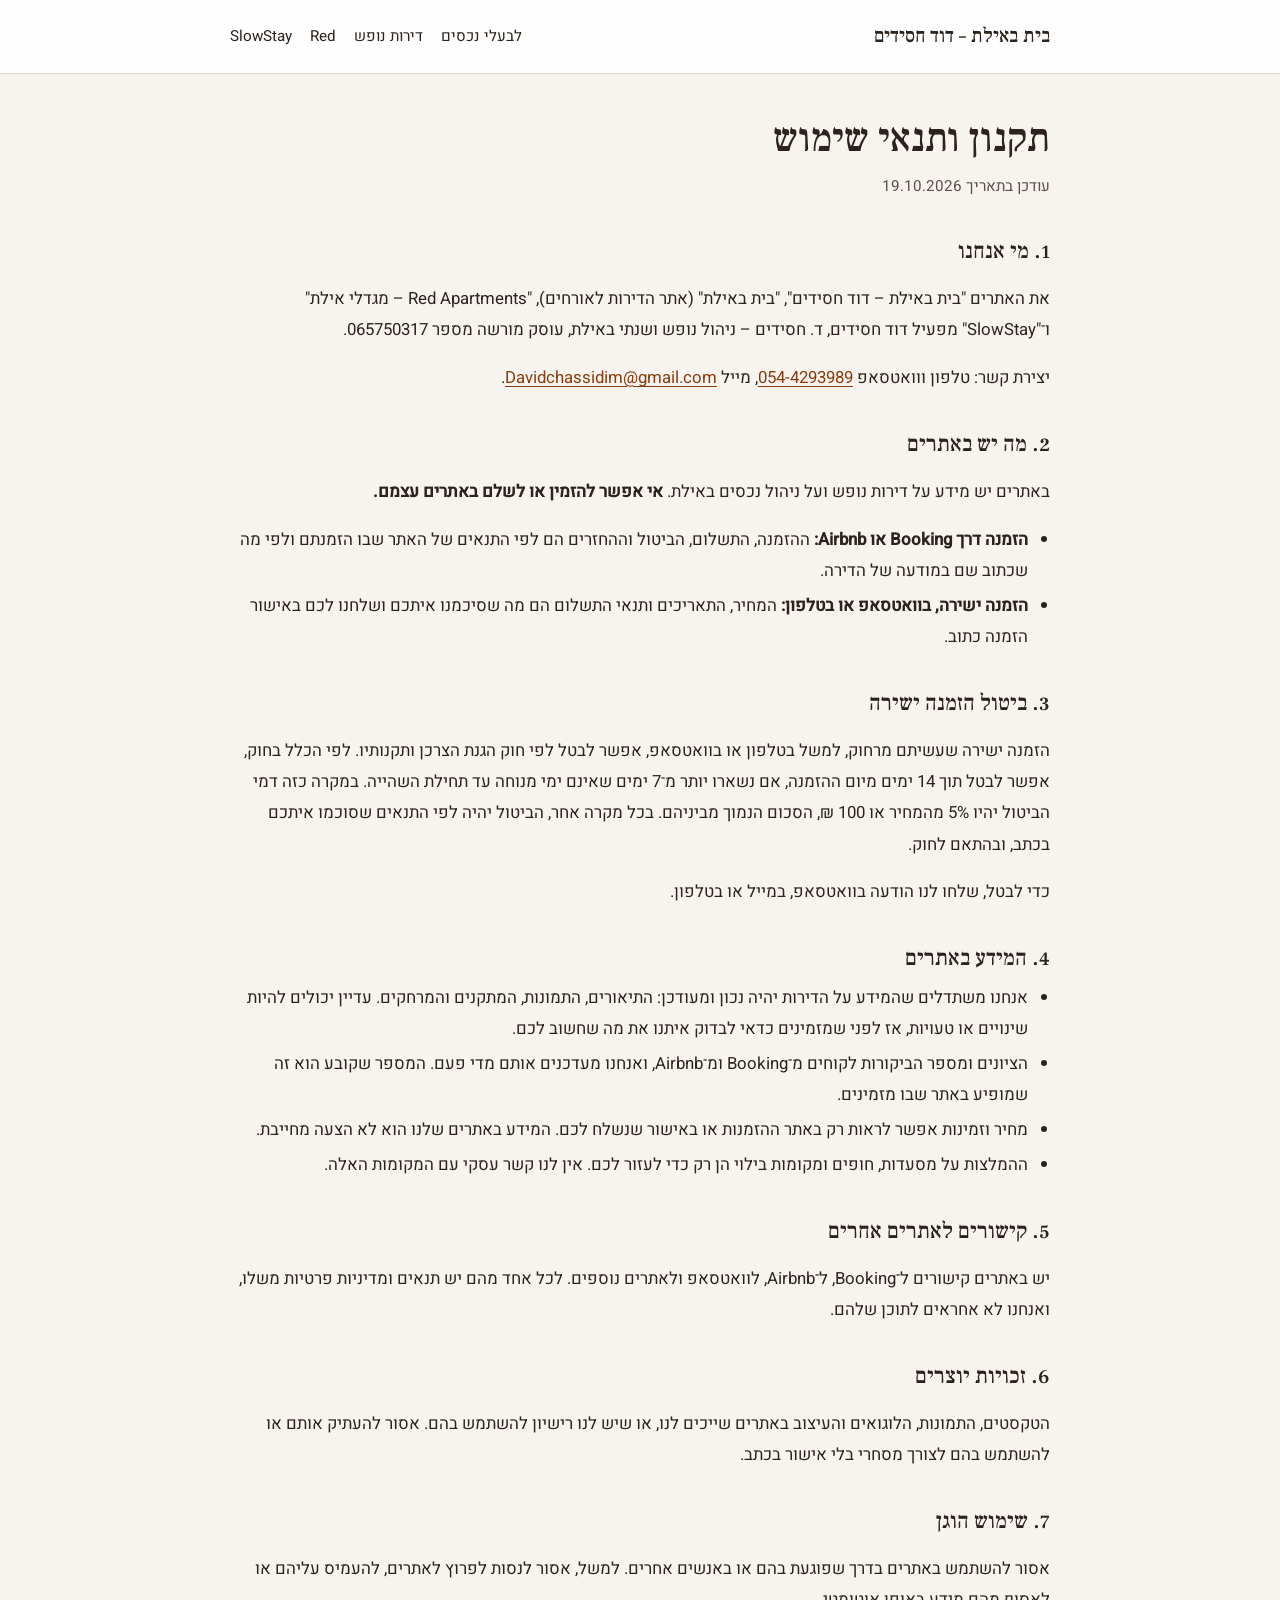
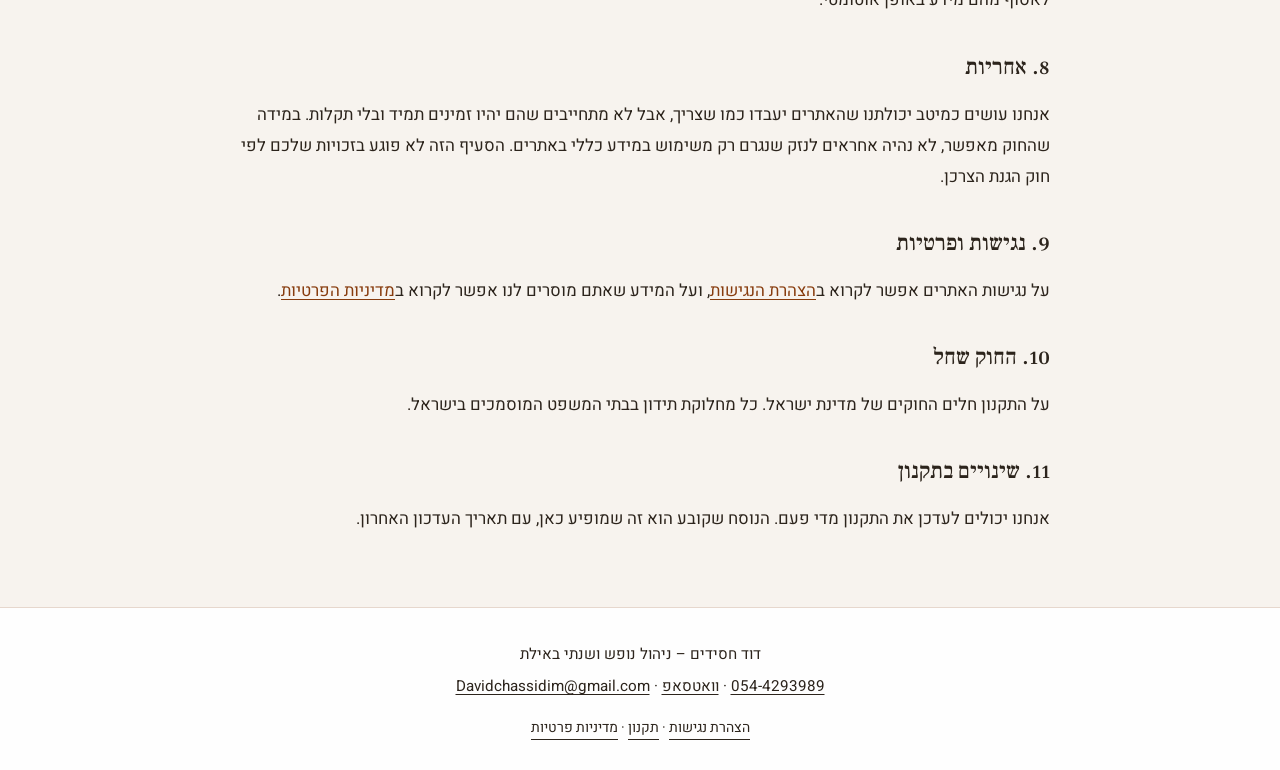
<file: terms/index.html>
<!doctype html>
<html lang="he" dir="rtl">
<head>
<meta charset="utf-8">
<meta name="viewport" content="width=device-width, initial-scale=1">
<title>תקנון ותנאי שימוש | בית באילת – דוד חסידים</title>
<meta name="description" content="תקנון ותנאי השימוש באתרים של בית באילת – דוד חסידים">
<link rel="canonical" href="https://davidchassidim-cyber.github.io/Eilat-property-management-/terms/">
<link rel="icon" href="../favicon.ico">
<link rel="stylesheet" href="../fonts/owners.css">
<link rel="stylesheet" href="../a11y.css">
<style>
:root{color-scheme:light only;--ivory:#f7f3ee;--white:#fefefe;--ink:#2c241c;--muted:#5c5148;--copper:#873c0e;--line-soft:rgba(135,60,14,.2);--serif:"Frank Ruhl Libre","Times New Roman",serif;--sans:Heebo,"Segoe UI",Arial,sans-serif}
*{box-sizing:border-box}
html{background:var(--ivory)}
body{margin:0;background:var(--ivory);color:var(--ink);font-family:var(--sans);font-size:1.05rem;line-height:1.85}
a{color:var(--copper);text-underline-offset:3px}
:focus-visible{outline:2px solid var(--copper);outline-offset:3px}
.top{background:var(--white);border-bottom:1px solid var(--line-soft)}
.top .in{max-width:860px;margin:0 auto;padding:14px 20px;display:flex;flex-wrap:wrap;align-items:center;justify-content:space-between;gap:8px 20px}
.brand{font-family:var(--serif);font-size:1.25rem;font-weight:500;color:var(--ink);text-decoration:none;padding:4px 0}
.top nav{display:flex;flex-wrap:wrap;gap:4px 18px;font-size:.95rem}
.top nav a{color:var(--ink);text-decoration:none;border-bottom:1px solid transparent;padding:4px 0}
.top nav a:hover{border-bottom-color:var(--copper)}
main{max-width:860px;margin:0 auto;padding:40px 20px 56px}
h1{font-family:var(--serif);font-weight:500;font-size:clamp(1.9rem,4vw,2.5rem);line-height:1.25;margin:0 0 8px}
h2{font-family:var(--serif);font-weight:500;font-size:1.4rem;line-height:1.35;margin:36px 0 8px}
.updated{color:var(--muted);margin:0 0 24px;font-size:.95rem}
p,li{color:var(--ink)}
ul{padding-inline-start:1.3em;margin:8px 0}
li{margin:4px 0}
.box{background:var(--white);border:1px solid var(--line-soft);padding:18px 22px;margin:16px 0}
.box p{margin:4px 0}
footer{border-top:1px solid var(--line-soft);background:var(--white);text-align:center;padding:28px 20px;color:var(--muted);font-size:.95rem}
footer p{margin:4px 0}
footer a{color:inherit}
</style>
</head>
<body>
<a class="skip-link" href="#main">דלג לתוכן הראשי</a>
<header class="top"><div class="in">
<a class="brand" href="../">בית באילת – דוד חסידים</a>
<nav aria-label="האתרים שלנו"><a href="../">לבעלי נכסים</a><a href="../guests-preview/">דירות נופש</a><a href="../red/" lang="en">Red</a><a href="../slowstay/" lang="en">SlowStay</a></nav>
</div></header>
<main id="main" tabindex="-1">
<h1>תקנון ותנאי שימוש</h1>
<p class="updated">עודכן בתאריך 19.10.2026</p>

<h2>1. מי אנחנו</h2>
<p>את האתרים "בית באילת – דוד חסידים", "בית באילת" (אתר הדירות לאורחים), "<span lang="en">Red Apartments</span> – מגדלי אילת" ו־"<span lang="en">SlowStay</span>" מפעיל דוד חסידים, ד. חסידים – ניהול נופש ושנתי באילת, עוסק מורשה מספר 065750317.</p>
<p>יצירת קשר: טלפון ווואטסאפ <a href="tel:0544293989">054-4293989</a>, מייל <a href="mailto:Davidchassidim@gmail.com">Davidchassidim@gmail.com</a>.</p>

<h2>2. מה יש באתרים</h2>
<p>באתרים יש מידע על דירות נופש ועל ניהול נכסים באילת. <strong>אי אפשר להזמין או לשלם באתרים עצמם.</strong></p>
<ul>
<li><strong>הזמנה דרך <span lang="en">Booking</span> או <span lang="en">Airbnb</span>:</strong> ההזמנה, התשלום, הביטול וההחזרים הם לפי התנאים של האתר שבו הזמנתם ולפי מה שכתוב שם במודעה של הדירה.</li>
<li><strong>הזמנה ישירה, בוואטסאפ או בטלפון:</strong> המחיר, התאריכים ותנאי התשלום הם מה שסיכמנו איתכם ושלחנו לכם באישור הזמנה כתוב.</li>
</ul>

<h2>3. ביטול הזמנה ישירה</h2>
<p>הזמנה ישירה שעשיתם מרחוק, למשל בטלפון או בוואטסאפ, אפשר לבטל לפי חוק הגנת הצרכן ותקנותיו. לפי הכלל בחוק, אפשר לבטל תוך 14 ימים מיום ההזמנה, אם נשארו יותר מ־7 ימים שאינם ימי מנוחה עד תחילת השהייה. במקרה כזה דמי הביטול יהיו 5% מהמחיר או 100 ₪, הסכום הנמוך מביניהם. בכל מקרה אחר, הביטול יהיה לפי התנאים שסוכמו איתכם בכתב, ובהתאם לחוק.</p>
<p>כדי לבטל, שלחו לנו הודעה בוואטסאפ, במייל או בטלפון.</p>

<h2>4. המידע באתרים</h2>
<ul>
<li>אנחנו משתדלים שהמידע על הדירות יהיה נכון ומעודכן: התיאורים, התמונות, המתקנים והמרחקים. עדיין יכולים להיות שינויים או טעויות, אז לפני שמזמינים כדאי לבדוק איתנו את מה שחשוב לכם.</li>
<li>הציונים ומספר הביקורות לקוחים מ־<span lang="en">Booking</span> ומ־<span lang="en">Airbnb</span>, ואנחנו מעדכנים אותם מדי פעם. המספר שקובע הוא זה שמופיע באתר שבו מזמינים.</li>
<li>מחיר וזמינות אפשר לראות רק באתר ההזמנות או באישור שנשלח לכם. המידע באתרים שלנו הוא לא הצעה מחייבת.</li>
<li>ההמלצות על מסעדות, חופים ומקומות בילוי הן רק כדי לעזור לכם. אין לנו קשר עסקי עם המקומות האלה.</li>
</ul>

<h2>5. קישורים לאתרים אחרים</h2>
<p>יש באתרים קישורים ל־<span lang="en">Booking</span>, ל־<span lang="en">Airbnb</span>, לוואטסאפ ולאתרים נוספים. לכל אחד מהם יש תנאים ומדיניות פרטיות משלו, ואנחנו לא אחראים לתוכן שלהם.</p>

<h2>6. זכויות יוצרים</h2>
<p>הטקסטים, התמונות, הלוגואים והעיצוב באתרים שייכים לנו, או שיש לנו רישיון להשתמש בהם. אסור להעתיק אותם או להשתמש בהם לצורך מסחרי בלי אישור בכתב.</p>

<h2>7. שימוש הוגן</h2>
<p>אסור להשתמש באתרים בדרך שפוגעת בהם או באנשים אחרים. למשל, אסור לנסות לפרוץ לאתרים, להעמיס עליהם או לאסוף מהם מידע באופן אוטומטי.</p>

<h2>8. אחריות</h2>
<p>אנחנו עושים כמיטב יכולתנו שהאתרים יעבדו כמו שצריך, אבל לא מתחייבים שהם יהיו זמינים תמיד ובלי תקלות. במידה שהחוק מאפשר, לא נהיה אחראים לנזק שנגרם רק משימוש במידע כללי באתרים. הסעיף הזה לא פוגע בזכויות שלכם לפי חוק הגנת הצרכן.</p>

<h2>9. נגישות ופרטיות</h2>
<p>על נגישות האתרים אפשר לקרוא ב<a href="../accessibility/">הצהרת הנגישות</a>, ועל המידע שאתם מוסרים לנו אפשר לקרוא ב<a href="../privacy/">מדיניות הפרטיות</a>.</p>

<h2>10. החוק שחל</h2>
<p>על התקנון חלים החוקים של מדינת ישראל. כל מחלוקת תידון בבתי המשפט המוסמכים בישראל.</p>

<h2>11. שינויים בתקנון</h2>
<p>אנחנו יכולים לעדכן את התקנון מדי פעם. הנוסח שקובע הוא זה שמופיע כאן, עם תאריך העדכון האחרון.</p>

</main>
<footer>
<p>דוד חסידים – ניהול נופש ושנתי באילת</p>
<p><a href="tel:0544293989">054-4293989</a> · <a href="https://wa.me/972544293989" target="_blank" rel="noopener">וואטסאפ<span class="sr-only"> (נפתח בחלון חדש)</span></a> · <a href="mailto:Davidchassidim@gmail.com">Davidchassidim@gmail.com</a></p>
<p class="footer-legal"><a href="../accessibility/">הצהרת נגישות</a><span aria-hidden="true"> · </span><a href="../terms/">תקנון</a><span aria-hidden="true"> · </span><a href="../privacy/">מדיניות פרטיות</a></p>
</footer>
</body>
</html>
</file>
<file: fonts/owners.css>
/* Self-hosted Google Fonts. License: SIL Open Font License 1.1 - see OFL-*.txt in this folder */
/* hebrew */
@font-face {
  font-family: 'Frank Ruhl Libre';
  font-style: normal;
  font-weight: 400;
  font-display: swap;
  src: url(frankruhllibre-j8_w6_fAw7jrcalD7oKYNX0QfAnPW7Ll4ajn.woff2) format('woff2');
  unicode-range: U+0307-0308, U+0590-05FF, U+200C-2010, U+20AA, U+25CC, U+FB1D-FB4F;
}
/* latin-ext */
@font-face {
  font-family: 'Frank Ruhl Libre';
  font-style: normal;
  font-weight: 400;
  font-display: swap;
  src: url(frankruhllibre-j8_w6_fAw7jrcalD7oKYNX0QfAnPW77l4ajn.woff2) format('woff2');
  unicode-range: U+0100-02BA, U+02BD-02C5, U+02C7-02CC, U+02CE-02D7, U+02DD-02FF, U+0304, U+0308, U+0329, U+1D00-1DBF, U+1E00-1E9F, U+1EF2-1EFF, U+2020, U+20A0-20AB, U+20AD-20C4, U+2113, U+2C60-2C7F, U+A720-A7FF;
}
/* latin */
@font-face {
  font-family: 'Frank Ruhl Libre';
  font-style: normal;
  font-weight: 400;
  font-display: swap;
  src: url(frankruhllibre-j8_w6_fAw7jrcalD7oKYNX0QfAnPW7Dl4Q.woff2) format('woff2');
  unicode-range: U+0000-00FF, U+0131, U+0152-0153, U+02BB-02BC, U+02C6, U+02DA, U+02DC, U+0304, U+0308, U+0329, U+2000-206F, U+20AC, U+2122, U+2191, U+2193, U+2212, U+2215, U+FEFF, U+FFFD;
}
/* hebrew */
@font-face {
  font-family: 'Frank Ruhl Libre';
  font-style: normal;
  font-weight: 500;
  font-display: swap;
  src: url(frankruhllibre-j8_w6_fAw7jrcalD7oKYNX0QfAnPW7Ll4ajn.woff2) format('woff2');
  unicode-range: U+0307-0308, U+0590-05FF, U+200C-2010, U+20AA, U+25CC, U+FB1D-FB4F;
}
/* latin-ext */
@font-face {
  font-family: 'Frank Ruhl Libre';
  font-style: normal;
  font-weight: 500;
  font-display: swap;
  src: url(frankruhllibre-j8_w6_fAw7jrcalD7oKYNX0QfAnPW77l4ajn.woff2) format('woff2');
  unicode-range: U+0100-02BA, U+02BD-02C5, U+02C7-02CC, U+02CE-02D7, U+02DD-02FF, U+0304, U+0308, U+0329, U+1D00-1DBF, U+1E00-1E9F, U+1EF2-1EFF, U+2020, U+20A0-20AB, U+20AD-20C4, U+2113, U+2C60-2C7F, U+A720-A7FF;
}
/* latin */
@font-face {
  font-family: 'Frank Ruhl Libre';
  font-style: normal;
  font-weight: 500;
  font-display: swap;
  src: url(frankruhllibre-j8_w6_fAw7jrcalD7oKYNX0QfAnPW7Dl4Q.woff2) format('woff2');
  unicode-range: U+0000-00FF, U+0131, U+0152-0153, U+02BB-02BC, U+02C6, U+02DA, U+02DC, U+0304, U+0308, U+0329, U+2000-206F, U+20AC, U+2122, U+2191, U+2193, U+2212, U+2215, U+FEFF, U+FFFD;
}
/* hebrew */
@font-face {
  font-family: 'Frank Ruhl Libre';
  font-style: normal;
  font-weight: 700;
  font-display: swap;
  src: url(frankruhllibre-j8_w6_fAw7jrcalD7oKYNX0QfAnPW7Ll4ajn.woff2) format('woff2');
  unicode-range: U+0307-0308, U+0590-05FF, U+200C-2010, U+20AA, U+25CC, U+FB1D-FB4F;
}
/* latin-ext */
@font-face {
  font-family: 'Frank Ruhl Libre';
  font-style: normal;
  font-weight: 700;
  font-display: swap;
  src: url(frankruhllibre-j8_w6_fAw7jrcalD7oKYNX0QfAnPW77l4ajn.woff2) format('woff2');
  unicode-range: U+0100-02BA, U+02BD-02C5, U+02C7-02CC, U+02CE-02D7, U+02DD-02FF, U+0304, U+0308, U+0329, U+1D00-1DBF, U+1E00-1E9F, U+1EF2-1EFF, U+2020, U+20A0-20AB, U+20AD-20C4, U+2113, U+2C60-2C7F, U+A720-A7FF;
}
/* latin */
@font-face {
  font-family: 'Frank Ruhl Libre';
  font-style: normal;
  font-weight: 700;
  font-display: swap;
  src: url(frankruhllibre-j8_w6_fAw7jrcalD7oKYNX0QfAnPW7Dl4Q.woff2) format('woff2');
  unicode-range: U+0000-00FF, U+0131, U+0152-0153, U+02BB-02BC, U+02C6, U+02DA, U+02DC, U+0304, U+0308, U+0329, U+2000-206F, U+20AC, U+2122, U+2191, U+2193, U+2212, U+2215, U+FEFF, U+FFFD;
}
/* hebrew */
@font-face {
  font-family: 'Heebo';
  font-style: normal;
  font-weight: 300;
  font-display: swap;
  src: url(heebo-NGS6v5_NC0k9P9H0TbFzsQ.woff2) format('woff2');
  unicode-range: U+0307-0308, U+0590-05FF, U+200C-2010, U+20AA, U+25CC, U+FB1D-FB4F;
}
/* math */
@font-face {
  font-family: 'Heebo';
  font-style: normal;
  font-weight: 300;
  font-display: swap;
  src: url(heebo-NGS6v5_NC0k9P9GKTbFzsQ.woff2) format('woff2');
  unicode-range: U+0302-0303, U+0305, U+0307-0308, U+0310, U+0312, U+0315, U+031A, U+0326-0327, U+032C, U+032F-0330, U+0332-0333, U+0338, U+033A, U+0346, U+034D, U+0391-03A1, U+03A3-03A9, U+03B1-03C9, U+03D1, U+03D5-03D6, U+03F0-03F1, U+03F4-03F5, U+2016-2017, U+2034-2038, U+203C, U+2040, U+2043, U+2047, U+2050, U+2057, U+205F, U+2070-2071, U+2074-209F, U+20D0-20DC, U+20E1, U+20E5-20EF, U+2100-2112, U+2114-2115, U+2117-2121, U+2123-214F, U+2190, U+2192, U+2194-21AE, U+21B0-21E5, U+21F1-21F2, U+21F4-2211, U+2213-2214, U+2216-22FF, U+2308-230B, U+2310, U+2319, U+231C-2321, U+2336-237A, U+237C, U+2395, U+239B-23B7, U+23D0, U+23DC-23E1, U+2474-2475, U+25AF, U+25B3, U+25B7, U+25BD, U+25C1, U+25CA, U+25CC, U+25FB, U+266D-266F, U+27C0-27FF, U+2900-2AFF, U+2B0E-2B11, U+2B30-2B4C, U+2BFE, U+3030, U+FF5B, U+FF5D, U+1D400-1D7FF, U+1EE00-1EEFF;
}
/* symbols */
@font-face {
  font-family: 'Heebo';
  font-style: normal;
  font-weight: 300;
  font-display: swap;
  src: url(heebo-NGS6v5_NC0k9P9GYTbFzsQ.woff2) format('woff2');
  unicode-range: U+0001-000C, U+000E-001F, U+007F-009F, U+20DD-20E0, U+20E2-20E4, U+2150-218F, U+2190, U+2192, U+2194-2199, U+21AF, U+21E6-21F0, U+21F3, U+2218-2219, U+2299, U+22C4-22C6, U+2300-243F, U+2440-244A, U+2460-24FF, U+25A0-27BF, U+2800-28FF, U+2921-2922, U+2981, U+29BF, U+29EB, U+2B00-2BFF, U+4DC0-4DFF, U+FFF9-FFFB, U+10140-1018E, U+10190-1019C, U+101A0, U+101D0-101FD, U+102E0-102FB, U+10E60-10E7E, U+1D2C0-1D2D3, U+1D2E0-1D37F, U+1F000-1F0FF, U+1F100-1F1AE, U+1F1E6-1F1FF, U+1F30D-1F30F, U+1F315, U+1F31C, U+1F31E, U+1F320-1F32C, U+1F336, U+1F378, U+1F37D, U+1F382, U+1F393-1F39F, U+1F3A7-1F3A8, U+1F3AC-1F3AF, U+1F3C2, U+1F3C4-1F3C6, U+1F3CA-1F3CE, U+1F3D4-1F3E0, U+1F3ED, U+1F3F1-1F3F3, U+1F3F5-1F3F7, U+1F408, U+1F415, U+1F41F, U+1F426, U+1F43F, U+1F441-1F442, U+1F444, U+1F446-1F449, U+1F44C-1F44E, U+1F453, U+1F46A, U+1F47D, U+1F4A3, U+1F4B0, U+1F4B3, U+1F4B9, U+1F4BB, U+1F4BF, U+1F4C8-1F4CB, U+1F4D6, U+1F4DA, U+1F4DF, U+1F4E3-1F4E6, U+1F4EA-1F4ED, U+1F4F7, U+1F4F9-1F4FB, U+1F4FD-1F4FE, U+1F503, U+1F507-1F50B, U+1F50D, U+1F512-1F513, U+1F53E-1F54A, U+1F54F-1F5FA, U+1F610, U+1F650-1F67F, U+1F687, U+1F68D, U+1F691, U+1F694, U+1F698, U+1F6AD, U+1F6B2, U+1F6B9-1F6BA, U+1F6BC, U+1F6C6-1F6CF, U+1F6D3-1F6D7, U+1F6E0-1F6EA, U+1F6F0-1F6F3, U+1F6F7-1F6FC, U+1F700-1F80B, U+1F810-1F847, U+1F850-1F859, U+1F860-1F887, U+1F890-1F8AD, U+1F8B0-1F8BB, U+1F8C0-1F8C1, U+1F8D0-1F8D8, U+1F900-1F90B, U+1F93B, U+1F946, U+1F984, U+1F996, U+1F9E9, U+1FA00-1FA6F, U+1FA70-1FA7C, U+1FA80-1FAC6, U+1FAC8, U+1FACC-1FADD, U+1FADF-1FAEB, U+1FAEF-1FAFA, U+1FB00-1FBFF;
}
/* latin-ext */
@font-face {
  font-family: 'Heebo';
  font-style: normal;
  font-weight: 300;
  font-display: swap;
  src: url(heebo-NGS6v5_NC0k9P9H4TbFzsQ.woff2) format('woff2');
  unicode-range: U+0100-02BA, U+02BD-02C5, U+02C7-02CC, U+02CE-02D7, U+02DD-02FF, U+0304, U+0308, U+0329, U+1D00-1DBF, U+1E00-1E9F, U+1EF2-1EFF, U+2020, U+20A0-20AB, U+20AD-20C4, U+2113, U+2C60-2C7F, U+A720-A7FF;
}
/* latin */
@font-face {
  font-family: 'Heebo';
  font-style: normal;
  font-weight: 300;
  font-display: swap;
  src: url(heebo-NGS6v5_NC0k9P9H2TbE.woff2) format('woff2');
  unicode-range: U+0000-00FF, U+0131, U+0152-0153, U+02BB-02BC, U+02C6, U+02DA, U+02DC, U+0304, U+0308, U+0329, U+2000-206F, U+20AC, U+2122, U+2191, U+2193, U+2212, U+2215, U+FEFF, U+FFFD;
}
/* hebrew */
@font-face {
  font-family: 'Heebo';
  font-style: normal;
  font-weight: 400;
  font-display: swap;
  src: url(heebo-NGS6v5_NC0k9P9H0TbFzsQ.woff2) format('woff2');
  unicode-range: U+0307-0308, U+0590-05FF, U+200C-2010, U+20AA, U+25CC, U+FB1D-FB4F;
}
/* math */
@font-face {
  font-family: 'Heebo';
  font-style: normal;
  font-weight: 400;
  font-display: swap;
  src: url(heebo-NGS6v5_NC0k9P9GKTbFzsQ.woff2) format('woff2');
  unicode-range: U+0302-0303, U+0305, U+0307-0308, U+0310, U+0312, U+0315, U+031A, U+0326-0327, U+032C, U+032F-0330, U+0332-0333, U+0338, U+033A, U+0346, U+034D, U+0391-03A1, U+03A3-03A9, U+03B1-03C9, U+03D1, U+03D5-03D6, U+03F0-03F1, U+03F4-03F5, U+2016-2017, U+2034-2038, U+203C, U+2040, U+2043, U+2047, U+2050, U+2057, U+205F, U+2070-2071, U+2074-209F, U+20D0-20DC, U+20E1, U+20E5-20EF, U+2100-2112, U+2114-2115, U+2117-2121, U+2123-214F, U+2190, U+2192, U+2194-21AE, U+21B0-21E5, U+21F1-21F2, U+21F4-2211, U+2213-2214, U+2216-22FF, U+2308-230B, U+2310, U+2319, U+231C-2321, U+2336-237A, U+237C, U+2395, U+239B-23B7, U+23D0, U+23DC-23E1, U+2474-2475, U+25AF, U+25B3, U+25B7, U+25BD, U+25C1, U+25CA, U+25CC, U+25FB, U+266D-266F, U+27C0-27FF, U+2900-2AFF, U+2B0E-2B11, U+2B30-2B4C, U+2BFE, U+3030, U+FF5B, U+FF5D, U+1D400-1D7FF, U+1EE00-1EEFF;
}
/* symbols */
@font-face {
  font-family: 'Heebo';
  font-style: normal;
  font-weight: 400;
  font-display: swap;
  src: url(heebo-NGS6v5_NC0k9P9GYTbFzsQ.woff2) format('woff2');
  unicode-range: U+0001-000C, U+000E-001F, U+007F-009F, U+20DD-20E0, U+20E2-20E4, U+2150-218F, U+2190, U+2192, U+2194-2199, U+21AF, U+21E6-21F0, U+21F3, U+2218-2219, U+2299, U+22C4-22C6, U+2300-243F, U+2440-244A, U+2460-24FF, U+25A0-27BF, U+2800-28FF, U+2921-2922, U+2981, U+29BF, U+29EB, U+2B00-2BFF, U+4DC0-4DFF, U+FFF9-FFFB, U+10140-1018E, U+10190-1019C, U+101A0, U+101D0-101FD, U+102E0-102FB, U+10E60-10E7E, U+1D2C0-1D2D3, U+1D2E0-1D37F, U+1F000-1F0FF, U+1F100-1F1AE, U+1F1E6-1F1FF, U+1F30D-1F30F, U+1F315, U+1F31C, U+1F31E, U+1F320-1F32C, U+1F336, U+1F378, U+1F37D, U+1F382, U+1F393-1F39F, U+1F3A7-1F3A8, U+1F3AC-1F3AF, U+1F3C2, U+1F3C4-1F3C6, U+1F3CA-1F3CE, U+1F3D4-1F3E0, U+1F3ED, U+1F3F1-1F3F3, U+1F3F5-1F3F7, U+1F408, U+1F415, U+1F41F, U+1F426, U+1F43F, U+1F441-1F442, U+1F444, U+1F446-1F449, U+1F44C-1F44E, U+1F453, U+1F46A, U+1F47D, U+1F4A3, U+1F4B0, U+1F4B3, U+1F4B9, U+1F4BB, U+1F4BF, U+1F4C8-1F4CB, U+1F4D6, U+1F4DA, U+1F4DF, U+1F4E3-1F4E6, U+1F4EA-1F4ED, U+1F4F7, U+1F4F9-1F4FB, U+1F4FD-1F4FE, U+1F503, U+1F507-1F50B, U+1F50D, U+1F512-1F513, U+1F53E-1F54A, U+1F54F-1F5FA, U+1F610, U+1F650-1F67F, U+1F687, U+1F68D, U+1F691, U+1F694, U+1F698, U+1F6AD, U+1F6B2, U+1F6B9-1F6BA, U+1F6BC, U+1F6C6-1F6CF, U+1F6D3-1F6D7, U+1F6E0-1F6EA, U+1F6F0-1F6F3, U+1F6F7-1F6FC, U+1F700-1F80B, U+1F810-1F847, U+1F850-1F859, U+1F860-1F887, U+1F890-1F8AD, U+1F8B0-1F8BB, U+1F8C0-1F8C1, U+1F8D0-1F8D8, U+1F900-1F90B, U+1F93B, U+1F946, U+1F984, U+1F996, U+1F9E9, U+1FA00-1FA6F, U+1FA70-1FA7C, U+1FA80-1FAC6, U+1FAC8, U+1FACC-1FADD, U+1FADF-1FAEB, U+1FAEF-1FAFA, U+1FB00-1FBFF;
}
/* latin-ext */
@font-face {
  font-family: 'Heebo';
  font-style: normal;
  font-weight: 400;
  font-display: swap;
  src: url(heebo-NGS6v5_NC0k9P9H4TbFzsQ.woff2) format('woff2');
  unicode-range: U+0100-02BA, U+02BD-02C5, U+02C7-02CC, U+02CE-02D7, U+02DD-02FF, U+0304, U+0308, U+0329, U+1D00-1DBF, U+1E00-1E9F, U+1EF2-1EFF, U+2020, U+20A0-20AB, U+20AD-20C4, U+2113, U+2C60-2C7F, U+A720-A7FF;
}
/* latin */
@font-face {
  font-family: 'Heebo';
  font-style: normal;
  font-weight: 400;
  font-display: swap;
  src: url(heebo-NGS6v5_NC0k9P9H2TbE.woff2) format('woff2');
  unicode-range: U+0000-00FF, U+0131, U+0152-0153, U+02BB-02BC, U+02C6, U+02DA, U+02DC, U+0304, U+0308, U+0329, U+2000-206F, U+20AC, U+2122, U+2191, U+2193, U+2212, U+2215, U+FEFF, U+FFFD;
}
/* hebrew */
@font-face {
  font-family: 'Heebo';
  font-style: normal;
  font-weight: 500;
  font-display: swap;
  src: url(heebo-NGS6v5_NC0k9P9H0TbFzsQ.woff2) format('woff2');
  unicode-range: U+0307-0308, U+0590-05FF, U+200C-2010, U+20AA, U+25CC, U+FB1D-FB4F;
}
/* math */
@font-face {
  font-family: 'Heebo';
  font-style: normal;
  font-weight: 500;
  font-display: swap;
  src: url(heebo-NGS6v5_NC0k9P9GKTbFzsQ.woff2) format('woff2');
  unicode-range: U+0302-0303, U+0305, U+0307-0308, U+0310, U+0312, U+0315, U+031A, U+0326-0327, U+032C, U+032F-0330, U+0332-0333, U+0338, U+033A, U+0346, U+034D, U+0391-03A1, U+03A3-03A9, U+03B1-03C9, U+03D1, U+03D5-03D6, U+03F0-03F1, U+03F4-03F5, U+2016-2017, U+2034-2038, U+203C, U+2040, U+2043, U+2047, U+2050, U+2057, U+205F, U+2070-2071, U+2074-209F, U+20D0-20DC, U+20E1, U+20E5-20EF, U+2100-2112, U+2114-2115, U+2117-2121, U+2123-214F, U+2190, U+2192, U+2194-21AE, U+21B0-21E5, U+21F1-21F2, U+21F4-2211, U+2213-2214, U+2216-22FF, U+2308-230B, U+2310, U+2319, U+231C-2321, U+2336-237A, U+237C, U+2395, U+239B-23B7, U+23D0, U+23DC-23E1, U+2474-2475, U+25AF, U+25B3, U+25B7, U+25BD, U+25C1, U+25CA, U+25CC, U+25FB, U+266D-266F, U+27C0-27FF, U+2900-2AFF, U+2B0E-2B11, U+2B30-2B4C, U+2BFE, U+3030, U+FF5B, U+FF5D, U+1D400-1D7FF, U+1EE00-1EEFF;
}
/* symbols */
@font-face {
  font-family: 'Heebo';
  font-style: normal;
  font-weight: 500;
  font-display: swap;
  src: url(heebo-NGS6v5_NC0k9P9GYTbFzsQ.woff2) format('woff2');
  unicode-range: U+0001-000C, U+000E-001F, U+007F-009F, U+20DD-20E0, U+20E2-20E4, U+2150-218F, U+2190, U+2192, U+2194-2199, U+21AF, U+21E6-21F0, U+21F3, U+2218-2219, U+2299, U+22C4-22C6, U+2300-243F, U+2440-244A, U+2460-24FF, U+25A0-27BF, U+2800-28FF, U+2921-2922, U+2981, U+29BF, U+29EB, U+2B00-2BFF, U+4DC0-4DFF, U+FFF9-FFFB, U+10140-1018E, U+10190-1019C, U+101A0, U+101D0-101FD, U+102E0-102FB, U+10E60-10E7E, U+1D2C0-1D2D3, U+1D2E0-1D37F, U+1F000-1F0FF, U+1F100-1F1AE, U+1F1E6-1F1FF, U+1F30D-1F30F, U+1F315, U+1F31C, U+1F31E, U+1F320-1F32C, U+1F336, U+1F378, U+1F37D, U+1F382, U+1F393-1F39F, U+1F3A7-1F3A8, U+1F3AC-1F3AF, U+1F3C2, U+1F3C4-1F3C6, U+1F3CA-1F3CE, U+1F3D4-1F3E0, U+1F3ED, U+1F3F1-1F3F3, U+1F3F5-1F3F7, U+1F408, U+1F415, U+1F41F, U+1F426, U+1F43F, U+1F441-1F442, U+1F444, U+1F446-1F449, U+1F44C-1F44E, U+1F453, U+1F46A, U+1F47D, U+1F4A3, U+1F4B0, U+1F4B3, U+1F4B9, U+1F4BB, U+1F4BF, U+1F4C8-1F4CB, U+1F4D6, U+1F4DA, U+1F4DF, U+1F4E3-1F4E6, U+1F4EA-1F4ED, U+1F4F7, U+1F4F9-1F4FB, U+1F4FD-1F4FE, U+1F503, U+1F507-1F50B, U+1F50D, U+1F512-1F513, U+1F53E-1F54A, U+1F54F-1F5FA, U+1F610, U+1F650-1F67F, U+1F687, U+1F68D, U+1F691, U+1F694, U+1F698, U+1F6AD, U+1F6B2, U+1F6B9-1F6BA, U+1F6BC, U+1F6C6-1F6CF, U+1F6D3-1F6D7, U+1F6E0-1F6EA, U+1F6F0-1F6F3, U+1F6F7-1F6FC, U+1F700-1F80B, U+1F810-1F847, U+1F850-1F859, U+1F860-1F887, U+1F890-1F8AD, U+1F8B0-1F8BB, U+1F8C0-1F8C1, U+1F8D0-1F8D8, U+1F900-1F90B, U+1F93B, U+1F946, U+1F984, U+1F996, U+1F9E9, U+1FA00-1FA6F, U+1FA70-1FA7C, U+1FA80-1FAC6, U+1FAC8, U+1FACC-1FADD, U+1FADF-1FAEB, U+1FAEF-1FAFA, U+1FB00-1FBFF;
}
/* latin-ext */
@font-face {
  font-family: 'Heebo';
  font-style: normal;
  font-weight: 500;
  font-display: swap;
  src: url(heebo-NGS6v5_NC0k9P9H4TbFzsQ.woff2) format('woff2');
  unicode-range: U+0100-02BA, U+02BD-02C5, U+02C7-02CC, U+02CE-02D7, U+02DD-02FF, U+0304, U+0308, U+0329, U+1D00-1DBF, U+1E00-1E9F, U+1EF2-1EFF, U+2020, U+20A0-20AB, U+20AD-20C4, U+2113, U+2C60-2C7F, U+A720-A7FF;
}
/* latin */
@font-face {
  font-family: 'Heebo';
  font-style: normal;
  font-weight: 500;
  font-display: swap;
  src: url(heebo-NGS6v5_NC0k9P9H2TbE.woff2) format('woff2');
  unicode-range: U+0000-00FF, U+0131, U+0152-0153, U+02BB-02BC, U+02C6, U+02DA, U+02DC, U+0304, U+0308, U+0329, U+2000-206F, U+20AC, U+2122, U+2191, U+2193, U+2212, U+2215, U+FEFF, U+FFFD;
}
</file>
<file: a11y.css>
/* Accessibility helpers shared by all sites (IS 5568 / WCAG 2.1 AA), 19.10.2026 */
.sr-only{position:absolute!important;width:1px!important;height:1px!important;padding:0!important;margin:-1px!important;overflow:hidden!important;clip:rect(0,0,0,0)!important;clip-path:inset(50%)!important;white-space:nowrap!important;border:0!important}
.skip-link{position:fixed;top:0;inset-inline-start:12px;z-index:10000;transform:translateY(-120%);background:#2c241c;color:#fff!important;padding:10px 18px;font-size:16px;line-height:1.4;text-decoration:none;border-radius:0 0 6px 6px}
.skip-link:focus{transform:none;outline:2px solid #fff;outline-offset:-5px}
main:focus,[tabindex="-1"]:focus{outline:none}
.footer-legal{margin:14px 0 0!important;font-size:14px;line-height:2}
.footer-legal a{color:inherit;text-decoration:none!important;border-bottom:1px solid currentColor!important;padding-bottom:1px}
@media (max-width:760px){footer{padding-bottom:calc(env(safe-area-inset-bottom,0px) + 84px)!important}}
/* Larger invisible tap area for small standalone links (WCAG 2.5.8), no visual change */
.top nav a,.managed-by a,.topnav .brand,.foot-phone,.foot-links a,footer p a{position:relative}
.top nav a::before,.managed-by a::before,.topnav .brand::before,.foot-phone::before,.foot-links a::before,footer p a::before{content:"";position:absolute;inset:-7px -2px}
</file>
<file: fonts/noto.css>
/* Self-hosted Google Fonts. License: SIL Open Font License 1.1 - see OFL-*.txt in this folder */
/* cyrillic-ext */
@font-face {
  font-family: 'Noto Sans Hebrew';
  font-style: normal;
  font-weight: 400;
  font-stretch: 100%;
  font-display: swap;
  src: url(notosanshebrew-or30Q7v33eiDljA1IufXTtVf7V6RvEEdhQlk0LlGxCyaePiZTNzENg.woff2) format('woff2');
  unicode-range: U+0460-052F, U+1C80-1C8A, U+20B4, U+2DE0-2DFF, U+A640-A69F, U+FE2E-FE2F;
}
/* greek-ext */
@font-face {
  font-family: 'Noto Sans Hebrew';
  font-style: normal;
  font-weight: 400;
  font-stretch: 100%;
  font-display: swap;
  src: url(notosanshebrew-or30Q7v33eiDljA1IufXTtVf7V6RvEEdhQlk0LlGxCyaePiYTNzENg.woff2) format('woff2');
  unicode-range: U+1F00-1FFF;
}
/* hebrew */
@font-face {
  font-family: 'Noto Sans Hebrew';
  font-style: normal;
  font-weight: 400;
  font-stretch: 100%;
  font-display: swap;
  src: url(notosanshebrew-or30Q7v33eiDljA1IufXTtVf7V6RvEEdhQlk0LlGxCyaePiWTNzENg.woff2) format('woff2');
  unicode-range: U+0307-0308, U+0590-05FF, U+200C-2010, U+20AA, U+25CC, U+FB1D-FB4F;
}
/* latin-ext */
@font-face {
  font-family: 'Noto Sans Hebrew';
  font-style: normal;
  font-weight: 400;
  font-stretch: 100%;
  font-display: swap;
  src: url(notosanshebrew-or30Q7v33eiDljA1IufXTtVf7V6RvEEdhQlk0LlGxCyaePiaTNzENg.woff2) format('woff2');
  unicode-range: U+0100-02BA, U+02BD-02C5, U+02C7-02CC, U+02CE-02D7, U+02DD-02FF, U+0304, U+0308, U+0329, U+1D00-1DBF, U+1E00-1E9F, U+1EF2-1EFF, U+2020, U+20A0-20AB, U+20AD-20C4, U+2113, U+2C60-2C7F, U+A720-A7FF;
}
/* latin */
@font-face {
  font-family: 'Noto Sans Hebrew';
  font-style: normal;
  font-weight: 400;
  font-stretch: 100%;
  font-display: swap;
  src: url(notosanshebrew-or30Q7v33eiDljA1IufXTtVf7V6RvEEdhQlk0LlGxCyaePiUTNw.woff2) format('woff2');
  unicode-range: U+0000-00FF, U+0131, U+0152-0153, U+02BB-02BC, U+02C6, U+02DA, U+02DC, U+0304, U+0308, U+0329, U+2000-206F, U+20AC, U+2122, U+2191, U+2193, U+2212, U+2215, U+FEFF, U+FFFD;
}
/* cyrillic-ext */
@font-face {
  font-family: 'Noto Sans Hebrew';
  font-style: normal;
  font-weight: 600;
  font-stretch: 100%;
  font-display: swap;
  src: url(notosanshebrew-or30Q7v33eiDljA1IufXTtVf7V6RvEEdhQlk0LlGxCyaePiZTNzENg.woff2) format('woff2');
  unicode-range: U+0460-052F, U+1C80-1C8A, U+20B4, U+2DE0-2DFF, U+A640-A69F, U+FE2E-FE2F;
}
/* greek-ext */
@font-face {
  font-family: 'Noto Sans Hebrew';
  font-style: normal;
  font-weight: 600;
  font-stretch: 100%;
  font-display: swap;
  src: url(notosanshebrew-or30Q7v33eiDljA1IufXTtVf7V6RvEEdhQlk0LlGxCyaePiYTNzENg.woff2) format('woff2');
  unicode-range: U+1F00-1FFF;
}
/* hebrew */
@font-face {
  font-family: 'Noto Sans Hebrew';
  font-style: normal;
  font-weight: 600;
  font-stretch: 100%;
  font-display: swap;
  src: url(notosanshebrew-or30Q7v33eiDljA1IufXTtVf7V6RvEEdhQlk0LlGxCyaePiWTNzENg.woff2) format('woff2');
  unicode-range: U+0307-0308, U+0590-05FF, U+200C-2010, U+20AA, U+25CC, U+FB1D-FB4F;
}
/* latin-ext */
@font-face {
  font-family: 'Noto Sans Hebrew';
  font-style: normal;
  font-weight: 600;
  font-stretch: 100%;
  font-display: swap;
  src: url(notosanshebrew-or30Q7v33eiDljA1IufXTtVf7V6RvEEdhQlk0LlGxCyaePiaTNzENg.woff2) format('woff2');
  unicode-range: U+0100-02BA, U+02BD-02C5, U+02C7-02CC, U+02CE-02D7, U+02DD-02FF, U+0304, U+0308, U+0329, U+1D00-1DBF, U+1E00-1E9F, U+1EF2-1EFF, U+2020, U+20A0-20AB, U+20AD-20C4, U+2113, U+2C60-2C7F, U+A720-A7FF;
}
/* latin */
@font-face {
  font-family: 'Noto Sans Hebrew';
  font-style: normal;
  font-weight: 600;
  font-stretch: 100%;
  font-display: swap;
  src: url(notosanshebrew-or30Q7v33eiDljA1IufXTtVf7V6RvEEdhQlk0LlGxCyaePiUTNw.woff2) format('woff2');
  unicode-range: U+0000-00FF, U+0131, U+0152-0153, U+02BB-02BC, U+02C6, U+02DA, U+02DC, U+0304, U+0308, U+0329, U+2000-206F, U+20AC, U+2122, U+2191, U+2193, U+2212, U+2215, U+FEFF, U+FFFD;
}
/* cyrillic-ext */
@font-face {
  font-family: 'Noto Sans Hebrew';
  font-style: normal;
  font-weight: 700;
  font-stretch: 100%;
  font-display: swap;
  src: url(notosanshebrew-or30Q7v33eiDljA1IufXTtVf7V6RvEEdhQlk0LlGxCyaePiZTNzENg.woff2) format('woff2');
  unicode-range: U+0460-052F, U+1C80-1C8A, U+20B4, U+2DE0-2DFF, U+A640-A69F, U+FE2E-FE2F;
}
/* greek-ext */
@font-face {
  font-family: 'Noto Sans Hebrew';
  font-style: normal;
  font-weight: 700;
  font-stretch: 100%;
  font-display: swap;
  src: url(notosanshebrew-or30Q7v33eiDljA1IufXTtVf7V6RvEEdhQlk0LlGxCyaePiYTNzENg.woff2) format('woff2');
  unicode-range: U+1F00-1FFF;
}
/* hebrew */
@font-face {
  font-family: 'Noto Sans Hebrew';
  font-style: normal;
  font-weight: 700;
  font-stretch: 100%;
  font-display: swap;
  src: url(notosanshebrew-or30Q7v33eiDljA1IufXTtVf7V6RvEEdhQlk0LlGxCyaePiWTNzENg.woff2) format('woff2');
  unicode-range: U+0307-0308, U+0590-05FF, U+200C-2010, U+20AA, U+25CC, U+FB1D-FB4F;
}
/* latin-ext */
@font-face {
  font-family: 'Noto Sans Hebrew';
  font-style: normal;
  font-weight: 700;
  font-stretch: 100%;
  font-display: swap;
  src: url(notosanshebrew-or30Q7v33eiDljA1IufXTtVf7V6RvEEdhQlk0LlGxCyaePiaTNzENg.woff2) format('woff2');
  unicode-range: U+0100-02BA, U+02BD-02C5, U+02C7-02CC, U+02CE-02D7, U+02DD-02FF, U+0304, U+0308, U+0329, U+1D00-1DBF, U+1E00-1E9F, U+1EF2-1EFF, U+2020, U+20A0-20AB, U+20AD-20C4, U+2113, U+2C60-2C7F, U+A720-A7FF;
}
/* latin */
@font-face {
  font-family: 'Noto Sans Hebrew';
  font-style: normal;
  font-weight: 700;
  font-stretch: 100%;
  font-display: swap;
  src: url(notosanshebrew-or30Q7v33eiDljA1IufXTtVf7V6RvEEdhQlk0LlGxCyaePiUTNw.woff2) format('woff2');
  unicode-range: U+0000-00FF, U+0131, U+0152-0153, U+02BB-02BC, U+02C6, U+02DA, U+02DC, U+0304, U+0308, U+0329, U+2000-206F, U+20AC, U+2122, U+2191, U+2193, U+2212, U+2215, U+FEFF, U+FFFD;
}
/* hebrew */
@font-face {
  font-family: 'Noto Serif Hebrew';
  font-style: normal;
  font-weight: 400;
  font-stretch: 100%;
  font-display: swap;
  src: url(notoserifhebrew-k3k5o9MMPvpLmixYH7euCwmkS9DohjX1-kRyiqyBqIxnoLbD-VBMyDY.woff2) format('woff2');
  unicode-range: U+0307-0308, U+0590-05FF, U+200C-2010, U+20AA, U+25CC, U+FB1D-FB4F;
}
/* latin-ext */
@font-face {
  font-family: 'Noto Serif Hebrew';
  font-style: normal;
  font-weight: 400;
  font-stretch: 100%;
  font-display: swap;
  src: url(notoserifhebrew-k3k5o9MMPvpLmixYH7euCwmkS9DohjX1-kRyiqyBqIxnoLbD9VBMyDY.woff2) format('woff2');
  unicode-range: U+0100-02BA, U+02BD-02C5, U+02C7-02CC, U+02CE-02D7, U+02DD-02FF, U+0304, U+0308, U+0329, U+1D00-1DBF, U+1E00-1E9F, U+1EF2-1EFF, U+2020, U+20A0-20AB, U+20AD-20C4, U+2113, U+2C60-2C7F, U+A720-A7FF;
}
/* latin */
@font-face {
  font-family: 'Noto Serif Hebrew';
  font-style: normal;
  font-weight: 400;
  font-stretch: 100%;
  font-display: swap;
  src: url(notoserifhebrew-k3k5o9MMPvpLmixYH7euCwmkS9DohjX1-kRyiqyBqIxnoLbD-1BM.woff2) format('woff2');
  unicode-range: U+0000-00FF, U+0131, U+0152-0153, U+02BB-02BC, U+02C6, U+02DA, U+02DC, U+0304, U+0308, U+0329, U+2000-206F, U+20AC, U+2122, U+2191, U+2193, U+2212, U+2215, U+FEFF, U+FFFD;
}
/* hebrew */
@font-face {
  font-family: 'Noto Serif Hebrew';
  font-style: normal;
  font-weight: 600;
  font-stretch: 100%;
  font-display: swap;
  src: url(notoserifhebrew-k3k5o9MMPvpLmixYH7euCwmkS9DohjX1-kRyiqyBqIxnoLbD-VBMyDY.woff2) format('woff2');
  unicode-range: U+0307-0308, U+0590-05FF, U+200C-2010, U+20AA, U+25CC, U+FB1D-FB4F;
}
/* latin-ext */
@font-face {
  font-family: 'Noto Serif Hebrew';
  font-style: normal;
  font-weight: 600;
  font-stretch: 100%;
  font-display: swap;
  src: url(notoserifhebrew-k3k5o9MMPvpLmixYH7euCwmkS9DohjX1-kRyiqyBqIxnoLbD9VBMyDY.woff2) format('woff2');
  unicode-range: U+0100-02BA, U+02BD-02C5, U+02C7-02CC, U+02CE-02D7, U+02DD-02FF, U+0304, U+0308, U+0329, U+1D00-1DBF, U+1E00-1E9F, U+1EF2-1EFF, U+2020, U+20A0-20AB, U+20AD-20C4, U+2113, U+2C60-2C7F, U+A720-A7FF;
}
/* latin */
@font-face {
  font-family: 'Noto Serif Hebrew';
  font-style: normal;
  font-weight: 600;
  font-stretch: 100%;
  font-display: swap;
  src: url(notoserifhebrew-k3k5o9MMPvpLmixYH7euCwmkS9DohjX1-kRyiqyBqIxnoLbD-1BM.woff2) format('woff2');
  unicode-range: U+0000-00FF, U+0131, U+0152-0153, U+02BB-02BC, U+02C6, U+02DA, U+02DC, U+0304, U+0308, U+0329, U+2000-206F, U+20AC, U+2122, U+2191, U+2193, U+2212, U+2215, U+FEFF, U+FFFD;
}
/* hebrew */
@font-face {
  font-family: 'Noto Serif Hebrew';
  font-style: normal;
  font-weight: 700;
  font-stretch: 100%;
  font-display: swap;
  src: url(notoserifhebrew-k3k5o9MMPvpLmixYH7euCwmkS9DohjX1-kRyiqyBqIxnoLbD-VBMyDY.woff2) format('woff2');
  unicode-range: U+0307-0308, U+0590-05FF, U+200C-2010, U+20AA, U+25CC, U+FB1D-FB4F;
}
/* latin-ext */
@font-face {
  font-family: 'Noto Serif Hebrew';
  font-style: normal;
  font-weight: 700;
  font-stretch: 100%;
  font-display: swap;
  src: url(notoserifhebrew-k3k5o9MMPvpLmixYH7euCwmkS9DohjX1-kRyiqyBqIxnoLbD9VBMyDY.woff2) format('woff2');
  unicode-range: U+0100-02BA, U+02BD-02C5, U+02C7-02CC, U+02CE-02D7, U+02DD-02FF, U+0304, U+0308, U+0329, U+1D00-1DBF, U+1E00-1E9F, U+1EF2-1EFF, U+2020, U+20A0-20AB, U+20AD-20C4, U+2113, U+2C60-2C7F, U+A720-A7FF;
}
/* latin */
@font-face {
  font-family: 'Noto Serif Hebrew';
  font-style: normal;
  font-weight: 700;
  font-stretch: 100%;
  font-display: swap;
  src: url(notoserifhebrew-k3k5o9MMPvpLmixYH7euCwmkS9DohjX1-kRyiqyBqIxnoLbD-1BM.woff2) format('woff2');
  unicode-range: U+0000-00FF, U+0131, U+0152-0153, U+02BB-02BC, U+02C6, U+02DA, U+02DC, U+0304, U+0308, U+0329, U+2000-206F, U+20AC, U+2122, U+2191, U+2193, U+2212, U+2215, U+FEFF, U+FFFD;
}
</file>
